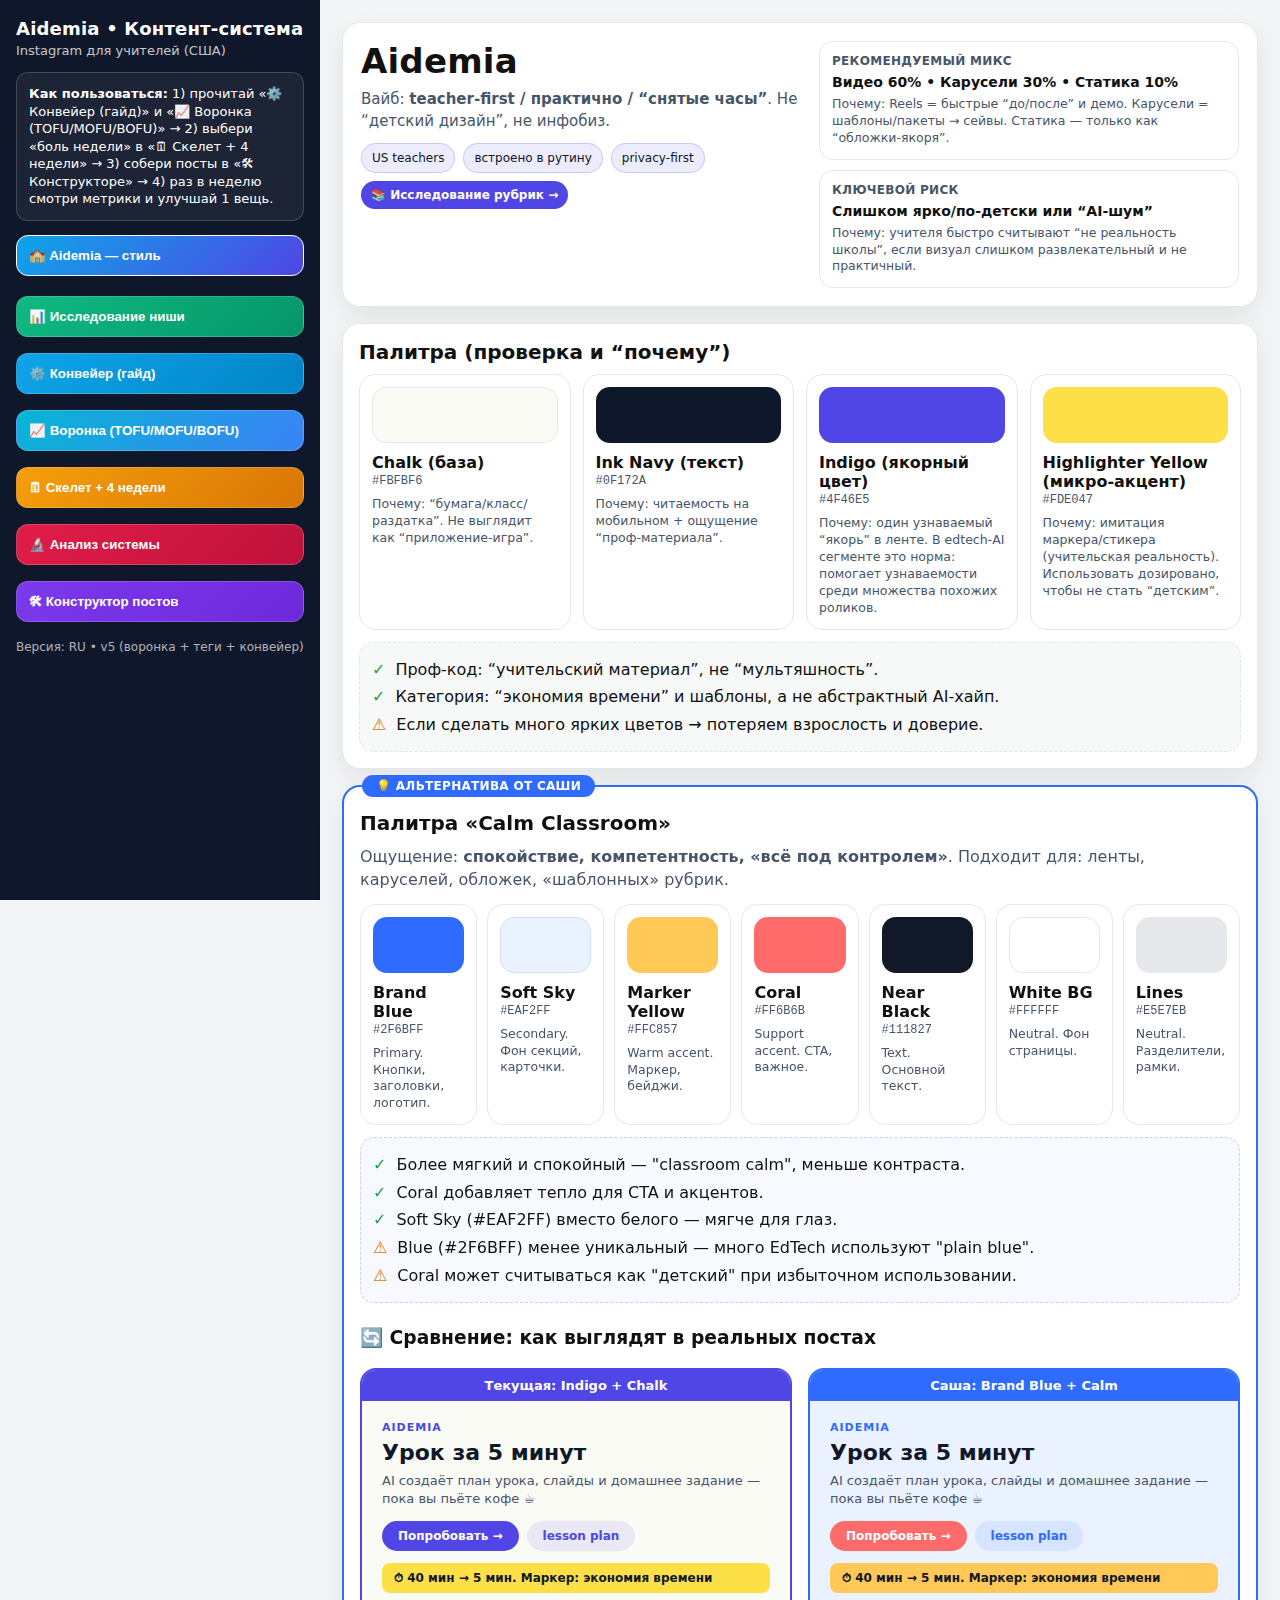
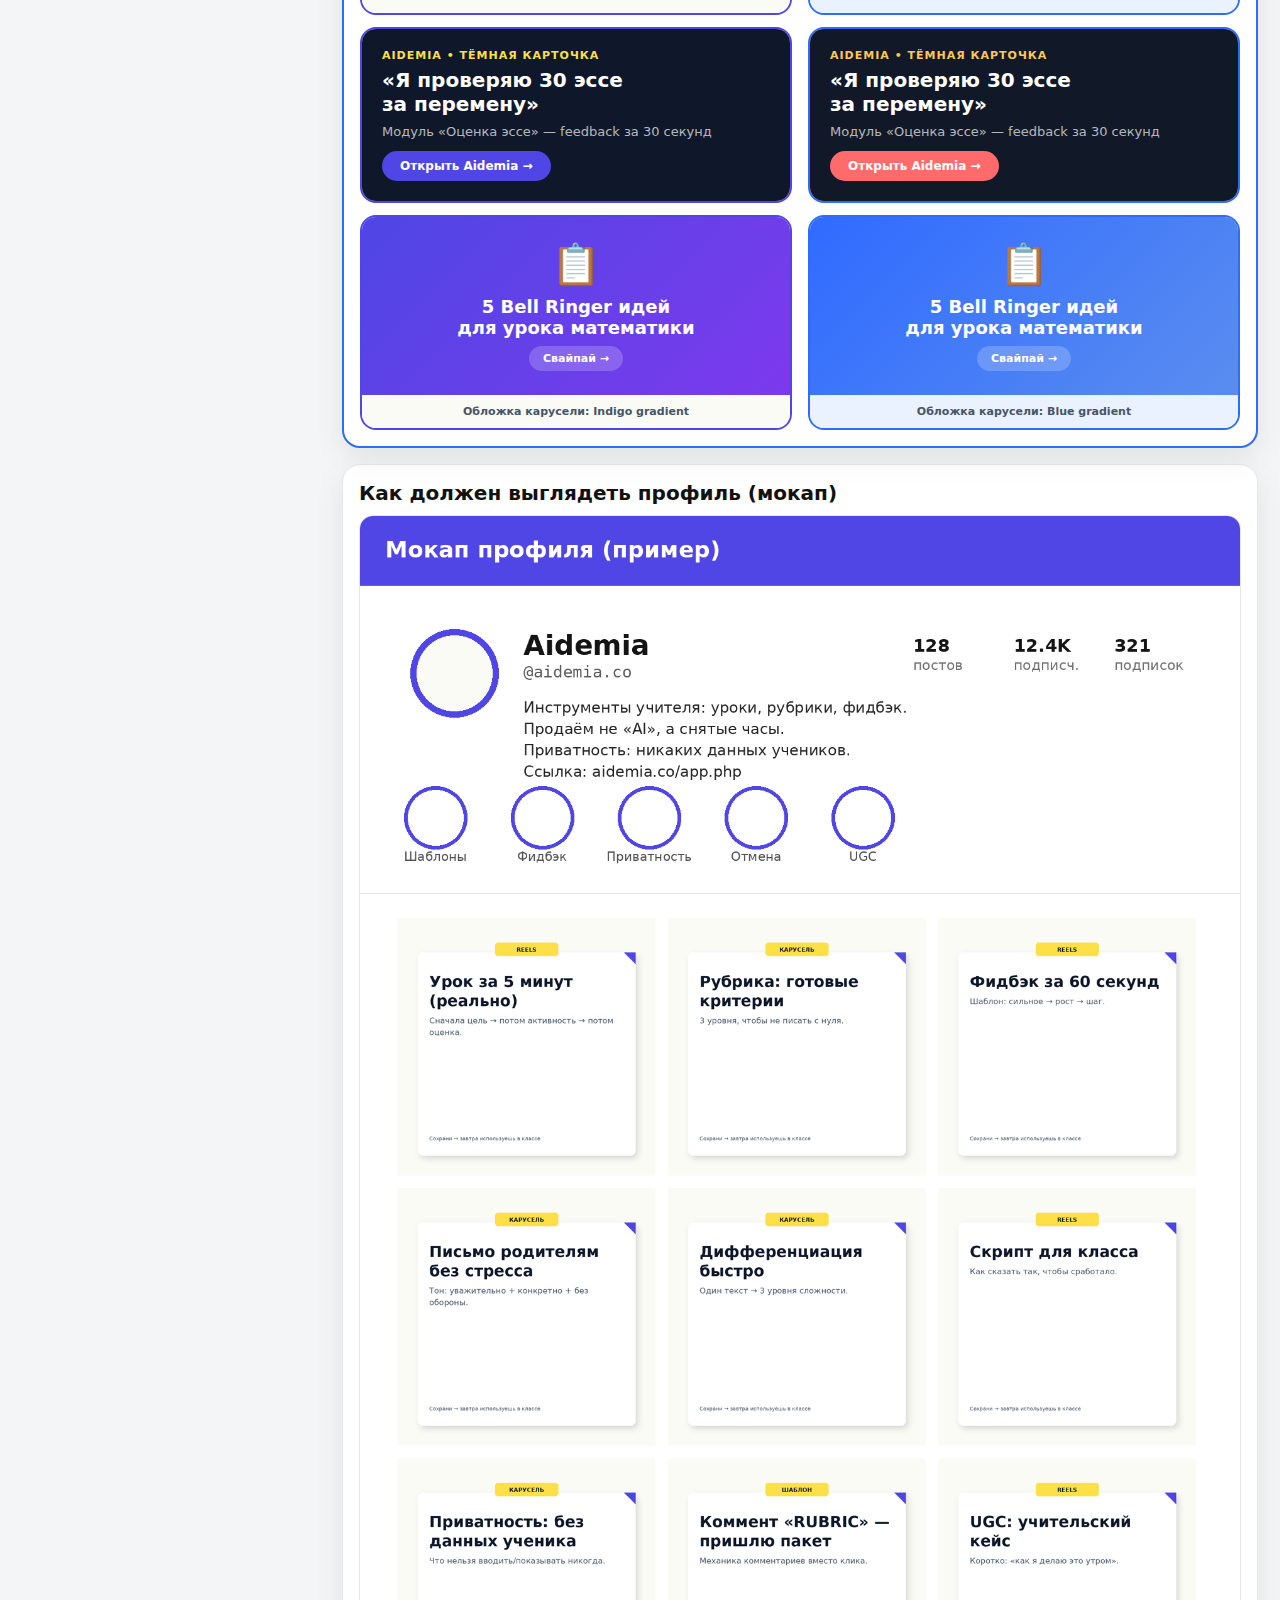
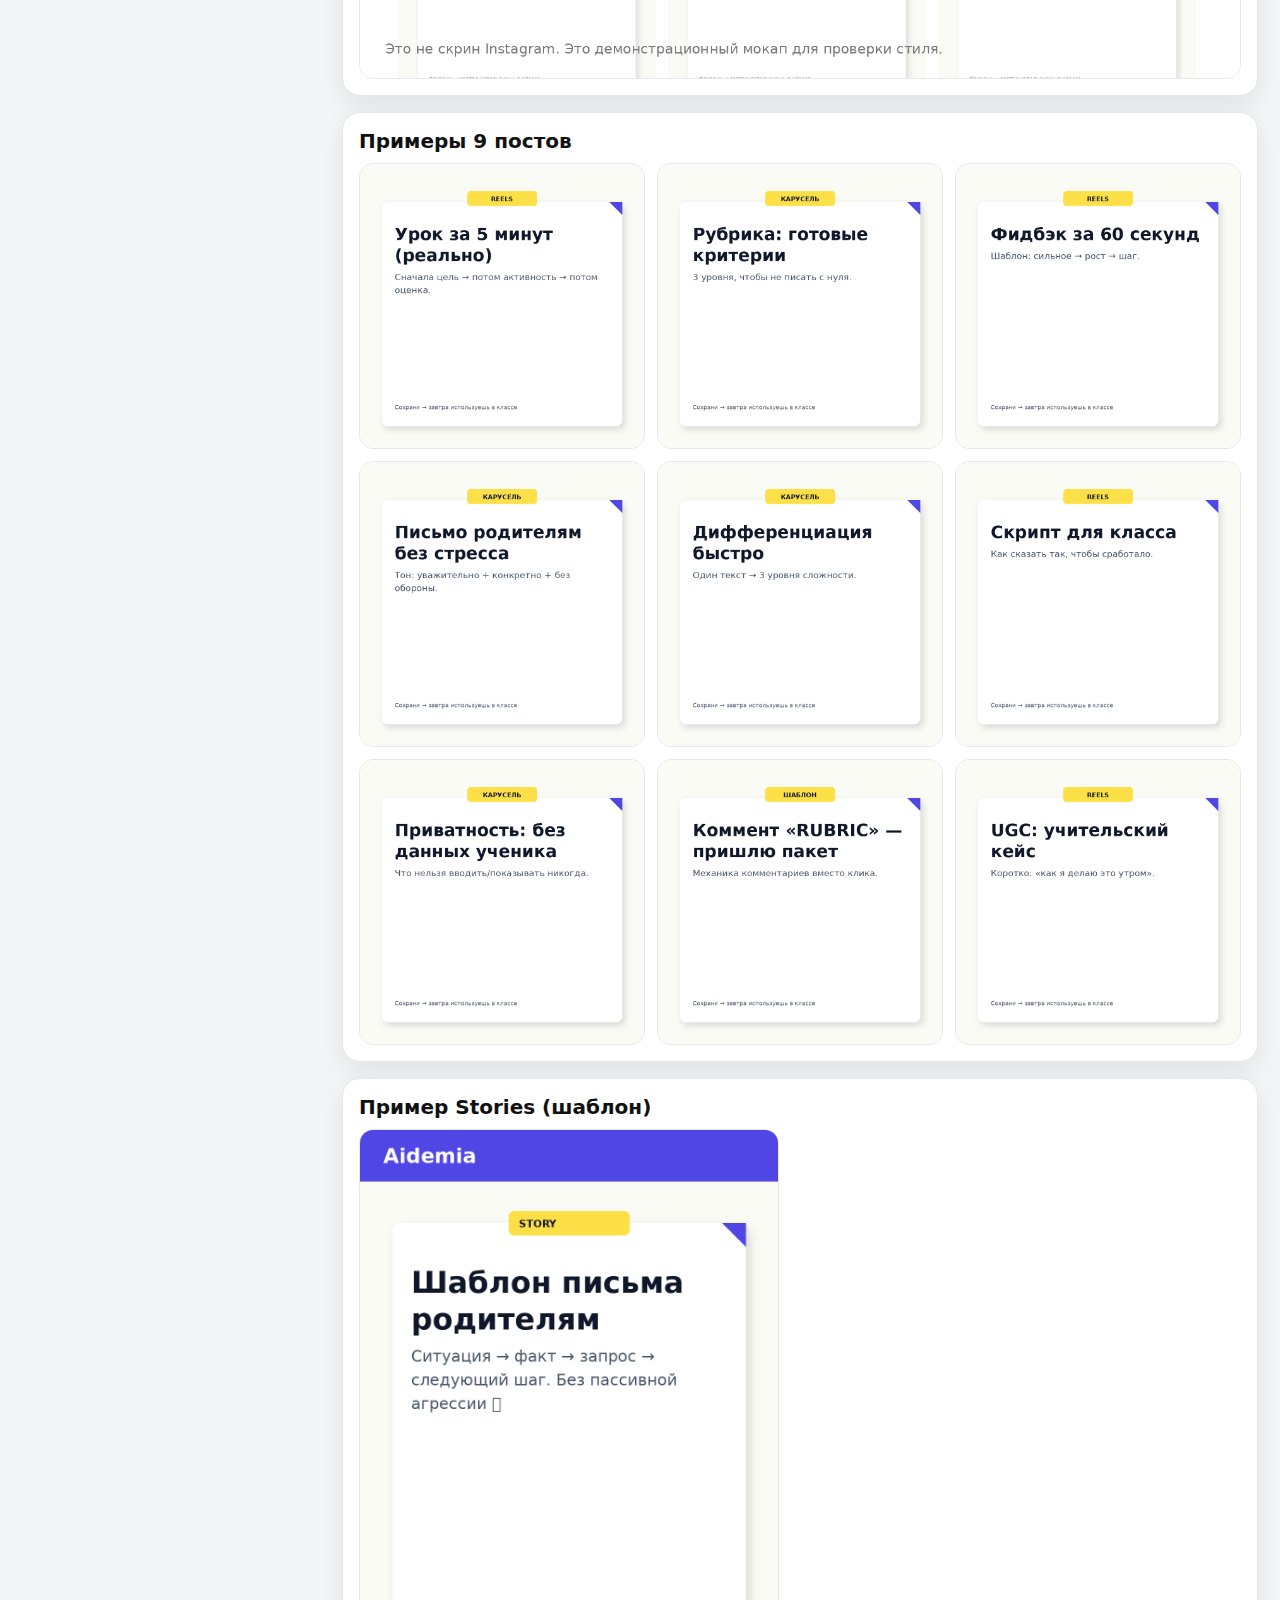
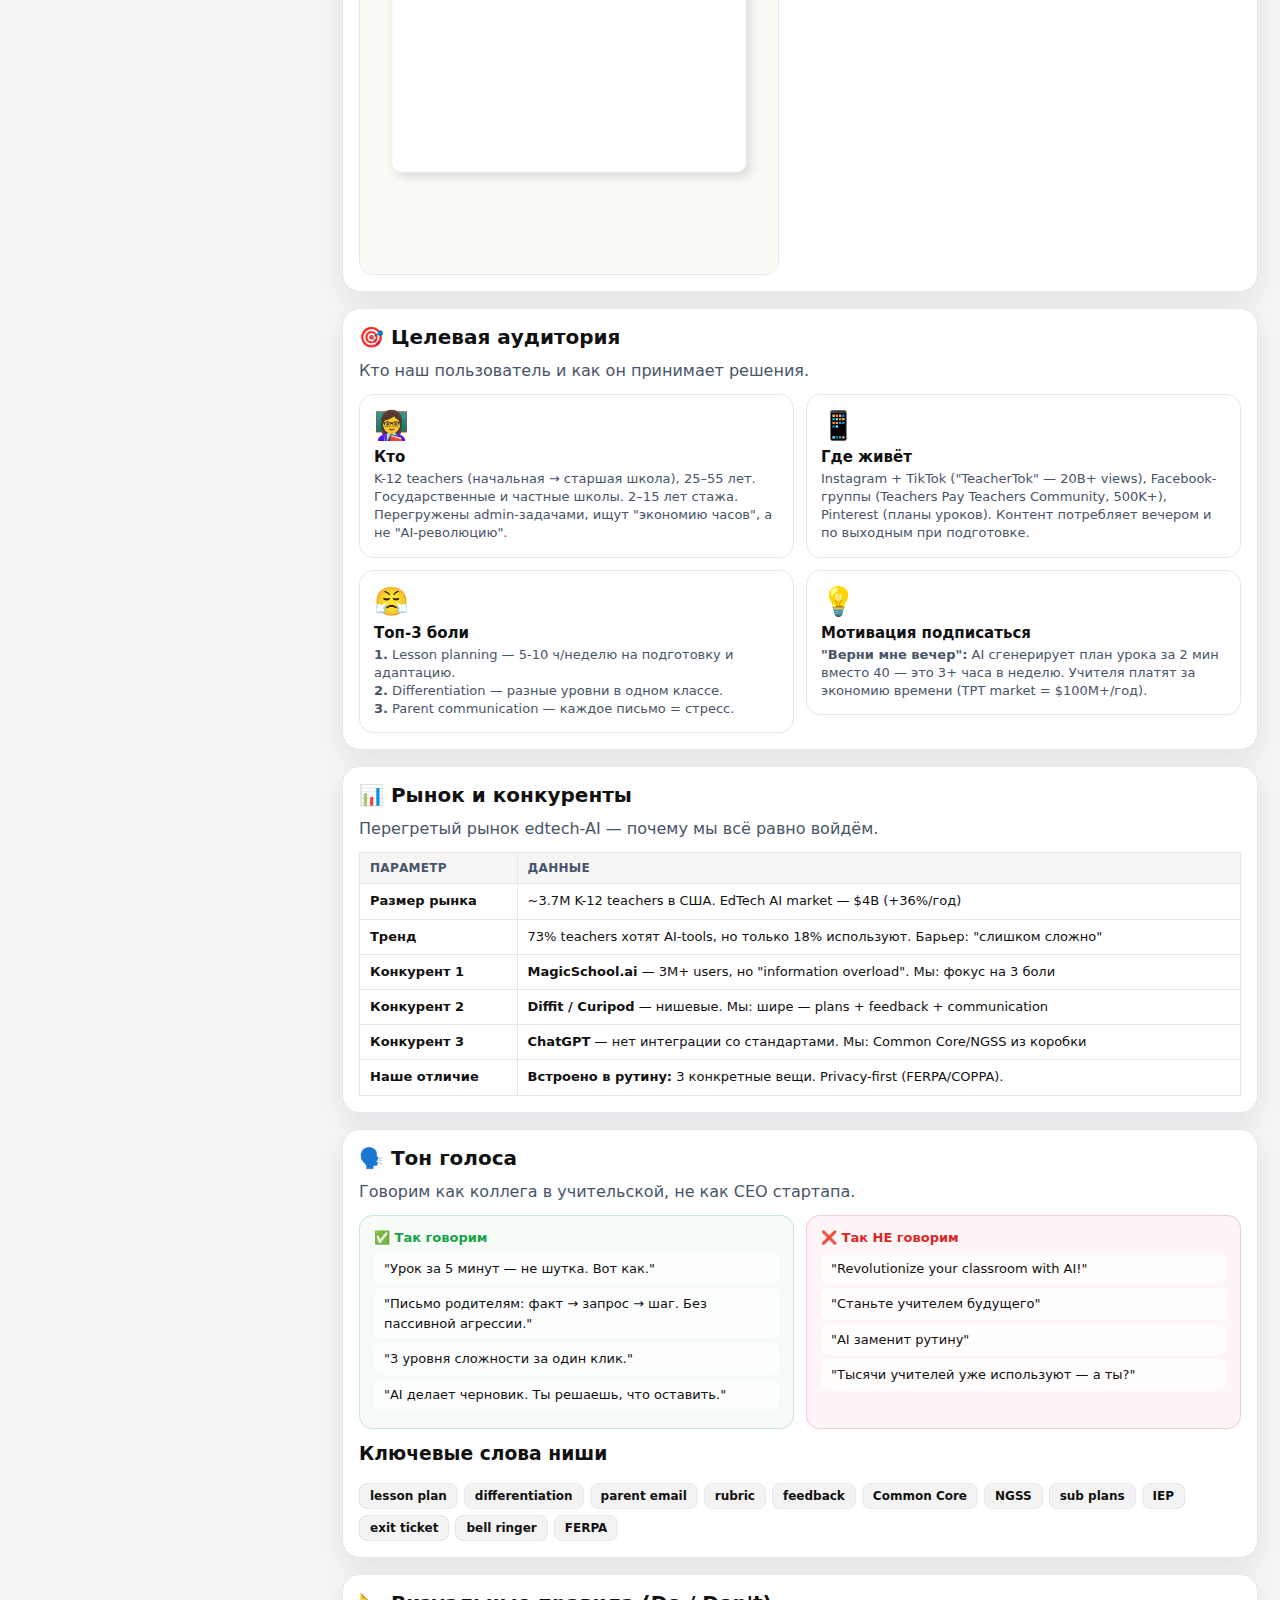
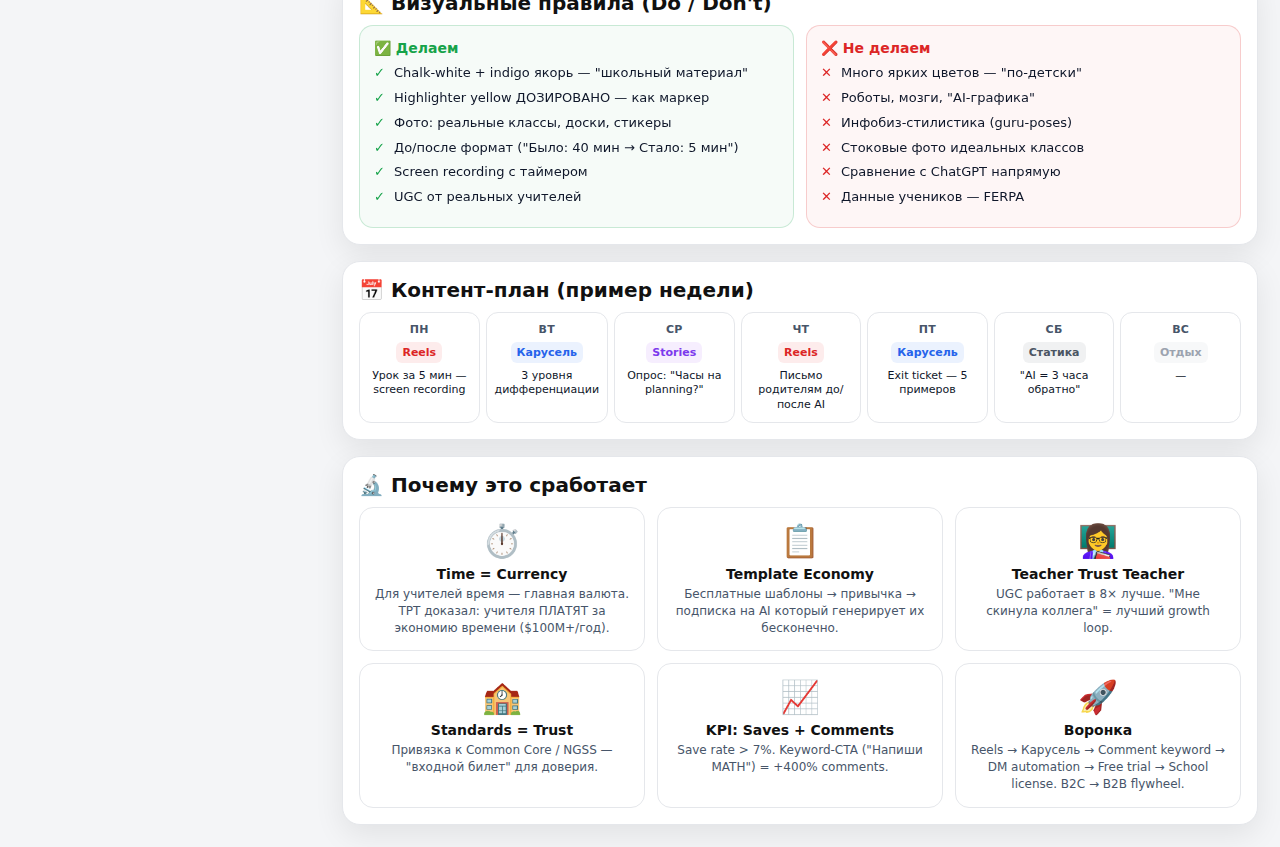
<file: index.html>
<!doctype html>
<html lang="ru">

<head>
  <meta charset="utf-8" />
  <meta name="viewport" content="width=device-width,initial-scale=1" />
  <title>Aidemia — Контент‑система Instagram</title>
  <link rel="stylesheet" href="assets/style.css" />
  <link rel="stylesheet" href="assets/post-examples.css" />
</head>

<body>
  <div class="app">
    <aside class="sidebar">
      <div class="brand">
        <div class="brand__title">Aidemia • Контент‑система</div>
        <div class="brand__subtitle">Instagram для учителей (США)</div>
      </div>

      <div class="note">
        <b>Как пользоваться:</b> 1) прочитай «⚙️ Конвейер (гайд)» и «📈 Воронка (TOFU/MOFU/BOFU)» → 2) выбери «боль недели» в «🗓 Скелет + 4 недели» →
        3) собери посты в «🛠 Конструкторе» → 4) раз в неделю смотри метрики и улучшай 1 вещь.
      </div>


      <nav class="nav">
        <button class="nav__btn is-active" data-target="aidemia"
          style="background:linear-gradient(135deg,#0EA5E9,#4F46E5);color:#fff;font-weight:900;">🏫 Aidemia —
          стиль</button>
        <button class="nav__btn" data-target="growth"
          style="background:linear-gradient(135deg,#10B981,#059669);color:#fff;margin-top:10px;font-weight:900;">📊
          Исследование ниши</button>
        <button class="nav__btn" data-target="process"
          style="background:linear-gradient(135deg,#0EA5E9,#0284C7);color:#fff;margin-top:6px;font-weight:900;">⚙️
          Конвейер (гайд)</button>
        <button class="nav__btn" data-target="funnel"
          style="background:linear-gradient(135deg,#06B6D4,#3B82F6);color:#fff;margin-top:6px;font-weight:900;">📈
          Воронка (TOFU/MOFU/BOFU)</button>
        <button class="nav__btn" data-target="production"
          style="background:linear-gradient(135deg,#F59E0B,#D97706);color:#fff;margin-top:6px;font-weight:900;">🗓
          Скелет + 4 недели</button>
        <button class="nav__btn" data-target="analysis"
          style="background:linear-gradient(135deg,#E11D48,#BE123C);color:#fff;margin-top:6px;font-weight:900;">🔬
          Анализ системы</button>
        <button class="nav__btn" data-target="constructor"
          style="background:linear-gradient(135deg,#7C3AED,#6D28D9);color:#fff;margin-top:6px;font-weight:900;">🛠
          Конструктор постов</button>
      </nav>


      <div class="sidebar__footer">
        <div class="small">Версия: RU • v5 (воронка + теги + конвейер)</div>
      </div>
    </aside>

    <main class="main">
      <section id="aidemia" class="product theme-aidemia is-active">
        <header class="hero">
          <div class="hero__top">
            <div>
              <h1>Aidemia</h1>
              <p class="lead">Вайб: <b>teacher‑first / практично / “снятые часы”</b>. Не “детский дизайн”, не инфобиз.
              </p>
              <div class="pill-row">
                <span class="pill">US teachers</span>
                <span class="pill">встроено в рутину</span>
                <span class="pill">privacy‑first</span>
                <a href="aidemia-research.html" class="pill"
                  style="background:#4f46e5;color:#fff;text-decoration:none;font-weight:700;border:none;">📚
                  Исследование рубрик →</a>
              </div>
            </div>
            <div class="hero__meta">
              <div class="meta-card">
                <div class="meta-card__k">Рекомендуемый микс</div>
                <div class="meta-card__v">Видео 60% • Карусели 30% • Статика 10%</div>
                <div class="meta-card__why">Почему: Reels = быстрые “до/после” и демо. Карусели = шаблоны/пакеты →
                  сейвы. Статика — только как “обложки‑якоря”.</div>
              </div>
              <div class="meta-card">
                <div class="meta-card__k">Ключевой риск</div>
                <div class="meta-card__v">Слишком ярко/по‑детски или “AI‑шум”</div>
                <div class="meta-card__why">Почему: учителя быстро считывают “не реальность школы”, если визуал слишком
                  развлекательный и не практичный.</div>
              </div>
            </div>
          </div>
        </header>

        <section class="block">
          <h2>Палитра (проверка и “почему”)</h2>
          <div class="swatches">
            <div class="swatch">
              <div class="swatch__chip" style="background:#FBFBF6;border:1px solid #E5E7EB"></div>
              <div class="swatch__name">Chalk (база)</div>
              <div class="swatch__hex">#FBFBF6</div>
              <div class="swatch__why">Почему: “бумага/класс/раздатка”. Не выглядит как “приложение‑игра”.</div>
            </div>
            <div class="swatch">
              <div class="swatch__chip" style="background:#0F172A"></div>
              <div class="swatch__name">Ink Navy (текст)</div>
              <div class="swatch__hex">#0F172A</div>
              <div class="swatch__why">Почему: читаемость на мобильном + ощущение “проф‑материала”.</div>
            </div>
            <div class="swatch">
              <div class="swatch__chip" style="background:#4F46E5"></div>
              <div class="swatch__name">Indigo (якорный цвет)</div>
              <div class="swatch__hex">#4F46E5</div>
              <div class="swatch__why">Почему: один узнаваемый “якорь” в ленте. В edtech‑AI сегменте это норма: помогает
                узнаваемости среди множества похожих роликов.</div>
            </div>
            <div class="swatch">
              <div class="swatch__chip" style="background:#FDE047"></div>
              <div class="swatch__name">Highlighter Yellow (микро‑акцент)</div>
              <div class="swatch__hex">#FDE047</div>
              <div class="swatch__why">Почему: имитация маркера/стикера (учительская реальность). Использовать
                дозировано, чтобы не стать “детским”.</div>
            </div>
          </div>

          <div class="check">
            <div class="check__row"><span class="check__ok">✓</span> Проф‑код: “учительский материал”, не
              “мультяшность”.</div>
            <div class="check__row"><span class="check__ok">✓</span> Категория: “экономия времени” и шаблоны, а не
              абстрактный AI‑хайп.</div>
            <div class="check__row"><span class="check__warn">⚠</span> Если сделать много ярких цветов → потеряем
              взрослость и доверие.</div>
          </div>
        </section>

        <!-- ========== SASHA'S ALTERNATIVE PALETTE ========== -->
        <section class="block" style="border:2px solid #2F6BFF; position:relative;">
          <div
            style="position:absolute;top:-12px;left:18px;background:#2F6BFF;color:#fff;padding:4px 14px;border-radius:999px;font-size:12px;font-weight:800;letter-spacing:.3px;">
            💡 АЛЬТЕРНАТИВА ОТ САШИ</div>
          <h2 style="margin-top:8px;">Палитра «Calm Classroom»</h2>
          <p class="muted">Ощущение: <b>спокойствие, компетентность, «всё под контролем»</b>. Подходит для: ленты,
            каруселей, обложек, «шаблонных» рубрик.</p>

          <div style="display:grid;grid-template-columns:repeat(7,1fr);gap:10px;">
            <div class="swatch">
              <div class="swatch__chip" style="background:#2F6BFF"></div>
              <div class="swatch__name">Brand Blue</div>
              <div class="swatch__hex">#2F6BFF</div>
              <div class="swatch__why">Primary. Кнопки, заголовки, логотип.</div>
            </div>
            <div class="swatch">
              <div class="swatch__chip" style="background:#EAF2FF;border:1px solid #d0dff5"></div>
              <div class="swatch__name">Soft Sky</div>
              <div class="swatch__hex">#EAF2FF</div>
              <div class="swatch__why">Secondary. Фон секций, карточки.</div>
            </div>
            <div class="swatch">
              <div class="swatch__chip" style="background:#FFC857"></div>
              <div class="swatch__name">Marker Yellow</div>
              <div class="swatch__hex">#FFC857</div>
              <div class="swatch__why">Warm accent. Маркер, бейджи.</div>
            </div>
            <div class="swatch">
              <div class="swatch__chip" style="background:#FF6B6B"></div>
              <div class="swatch__name">Coral</div>
              <div class="swatch__hex">#FF6B6B</div>
              <div class="swatch__why">Support accent. CTA, важное.</div>
            </div>
            <div class="swatch">
              <div class="swatch__chip" style="background:#111827"></div>
              <div class="swatch__name">Near Black</div>
              <div class="swatch__hex">#111827</div>
              <div class="swatch__why">Text. Основной текст.</div>
            </div>
            <div class="swatch">
              <div class="swatch__chip" style="background:#FFFFFF;border:1px solid #E5E7EB"></div>
              <div class="swatch__name">White BG</div>
              <div class="swatch__hex">#FFFFFF</div>
              <div class="swatch__why">Neutral. Фон страницы.</div>
            </div>
            <div class="swatch">
              <div class="swatch__chip" style="background:#E5E7EB"></div>
              <div class="swatch__name">Lines</div>
              <div class="swatch__hex">#E5E7EB</div>
              <div class="swatch__why">Neutral. Разделители, рамки.</div>
            </div>
          </div>

          <div class="check" style="border-color:#2F6BFF44;background:rgba(47,107,255,.04);">
            <div class="check__row"><span class="check__ok">✓</span> Более мягкий и спокойный — "classroom calm", меньше
              контраста.</div>
            <div class="check__row"><span class="check__ok">✓</span> Coral добавляет тепло для CTA и акцентов.</div>
            <div class="check__row"><span class="check__ok">✓</span> Soft Sky (#EAF2FF) вместо белого — мягче для глаз.
            </div>
            <div class="check__row"><span class="check__warn">⚠</span> Blue (#2F6BFF) менее уникальный — много EdTech
              используют "plain blue".</div>
            <div class="check__row"><span class="check__warn">⚠</span> Coral может считываться как "детский" при
              избыточном использовании.</div>
          </div>

          <!-- ===== VISUAL COMPARISON ===== -->
          <h3 style="margin-top:24px;">🔄 Сравнение: как выглядят в реальных постах</h3>

          <!-- Row 1: Light cards -->
          <div style="display:grid;grid-template-columns:1fr 1fr;gap:16px;margin-top:12px;">
            <div style="border:2px solid #4F46E5;border-radius:16px;overflow:hidden;">
              <div
                style="background:#4F46E5;color:#fff;padding:8px 14px;font-weight:800;font-size:13px;text-align:center;">
                Текущая: Indigo + Chalk</div>
              <div style="background:#FBFBF6;padding:20px;">
                <div style="font-size:11px;font-weight:700;color:#4F46E5;letter-spacing:1px;margin-bottom:6px;">AIDEMIA
                </div>
                <div style="font-weight:800;font-size:22px;color:#0F172A;line-height:1.2;">Урок за 5 минут</div>
                <div style="font-size:13px;color:#475569;margin-top:6px;line-height:1.4;">AI создаёт план урока, слайды
                  и домашнее задание — пока вы пьёте кофе ☕</div>
                <div style="margin-top:12px;display:flex;gap:8px;">
                  <span
                    style="background:#4F46E5;color:#fff;padding:8px 16px;border-radius:999px;font-size:12px;font-weight:700;">Попробовать
                    →</span>
                  <span
                    style="background:rgba(79,70,229,.1);color:#4F46E5;padding:8px 16px;border-radius:999px;font-size:12px;font-weight:700;">lesson
                    plan</span>
                </div>
                <div
                  style="margin-top:12px;background:#FDE047;border-radius:8px;padding:8px 12px;font-size:12px;font-weight:700;color:#0F172A;">
                  ⏱ 40 мин → 5 мин. Маркер: экономия времени</div>
              </div>
            </div>
            <div style="border:2px solid #2F6BFF;border-radius:16px;overflow:hidden;">
              <div
                style="background:#2F6BFF;color:#fff;padding:8px 14px;font-weight:800;font-size:13px;text-align:center;">
                Саша: Brand Blue + Calm</div>
              <div style="background:#EAF2FF;padding:20px;">
                <div style="font-size:11px;font-weight:700;color:#2F6BFF;letter-spacing:1px;margin-bottom:6px;">AIDEMIA
                </div>
                <div style="font-weight:800;font-size:22px;color:#111827;line-height:1.2;">Урок за 5 минут</div>
                <div style="font-size:13px;color:#475569;margin-top:6px;line-height:1.4;">AI создаёт план урока, слайды
                  и домашнее задание — пока вы пьёте кофе ☕</div>
                <div style="margin-top:12px;display:flex;gap:8px;">
                  <span
                    style="background:#FF6B6B;color:#fff;padding:8px 16px;border-radius:999px;font-size:12px;font-weight:700;">Попробовать
                    →</span>
                  <span
                    style="background:rgba(47,107,255,.1);color:#2F6BFF;padding:8px 16px;border-radius:999px;font-size:12px;font-weight:700;">lesson
                    plan</span>
                </div>
                <div
                  style="margin-top:12px;background:#FFC857;border-radius:8px;padding:8px 12px;font-size:12px;font-weight:700;color:#111827;">
                  ⏱ 40 мин → 5 мин. Маркер: экономия времени</div>
              </div>
            </div>
          </div>

          <!-- Row 2: Dark cards -->
          <div style="display:grid;grid-template-columns:1fr 1fr;gap:16px;margin-top:12px;">
            <div style="border:2px solid #4F46E5;border-radius:16px;overflow:hidden;">
              <div style="background:#0F172A;padding:20px;">
                <div style="font-size:11px;font-weight:700;color:#FDE047;letter-spacing:1px;margin-bottom:6px;">AIDEMIA
                  • ТЁМНАЯ КАРТОЧКА</div>
                <div style="font-weight:800;font-size:20px;color:#fff;line-height:1.2;">«Я проверяю 30 эссе<br>за
                  перемену»</div>
                <div style="font-size:13px;color:rgba(255,255,255,.7);margin-top:8px;">Модуль «Оценка эссе» — feedback
                  за 30 секунд</div>
                <div
                  style="margin-top:12px;display:inline-block;background:#4F46E5;color:#fff;padding:8px 18px;border-radius:999px;font-size:12px;font-weight:700;">
                  Открыть Aidemia →</div>
              </div>
            </div>
            <div style="border:2px solid #2F6BFF;border-radius:16px;overflow:hidden;">
              <div style="background:#111827;padding:20px;">
                <div style="font-size:11px;font-weight:700;color:#FFC857;letter-spacing:1px;margin-bottom:6px;">AIDEMIA
                  • ТЁМНАЯ КАРТОЧКА</div>
                <div style="font-weight:800;font-size:20px;color:#fff;line-height:1.2;">«Я проверяю 30 эссе<br>за
                  перемену»</div>
                <div style="font-size:13px;color:rgba(255,255,255,.7);margin-top:8px;">Модуль «Оценка эссе» — feedback
                  за 30 секунд</div>
                <div
                  style="margin-top:12px;display:inline-block;background:#FF6B6B;color:#fff;padding:8px 18px;border-radius:999px;font-size:12px;font-weight:700;">
                  Открыть Aidemia →</div>
              </div>
            </div>
          </div>

          <!-- Row 3: Carousel covers -->
          <div style="display:grid;grid-template-columns:1fr 1fr;gap:16px;margin-top:12px;">
            <div style="border:2px solid #4F46E5;border-radius:16px;overflow:hidden;">
              <div style="background:linear-gradient(135deg,#4F46E5,#7C3AED);padding:24px 20px;text-align:center;">
                <div style="font-size:40px;margin-bottom:8px;">📋</div>
                <div style="font-weight:800;font-size:18px;color:#fff;">5 Bell Ringer идей<br>для урока математики</div>
                <div
                  style="margin-top:8px;display:inline-block;background:rgba(255,255,255,.2);color:#fff;padding:6px 14px;border-radius:999px;font-size:11px;font-weight:700;">
                  Свайпай →</div>
              </div>
              <div style="background:#FBFBF6;padding:10px;text-align:center;">
                <div style="font-size:11px;color:#475569;font-weight:600;">Обложка карусели: Indigo gradient</div>
              </div>
            </div>
            <div style="border:2px solid #2F6BFF;border-radius:16px;overflow:hidden;">
              <div style="background:linear-gradient(135deg,#2F6BFF,#5B8DEF);padding:24px 20px;text-align:center;">
                <div style="font-size:40px;margin-bottom:8px;">📋</div>
                <div style="font-weight:800;font-size:18px;color:#fff;">5 Bell Ringer идей<br>для урока математики</div>
                <div
                  style="margin-top:8px;display:inline-block;background:rgba(255,255,255,.2);color:#fff;padding:6px 14px;border-radius:999px;font-size:11px;font-weight:700;">
                  Свайпай →</div>
              </div>
              <div style="background:#EAF2FF;padding:10px;text-align:center;">
                <div style="font-size:11px;color:#475569;font-weight:600;">Обложка карусели: Blue gradient</div>
              </div>
            </div>
          </div>

        </section>

        <section class="block">
          <h2>Как должен выглядеть профиль (мокап)</h2>
          <img class="mock" src="assets/img/aidemia_profile_mock.png" alt="Aidemia мокап профиля" />
        </section>

        <section class="block">
          <h2>Примеры 9 постов</h2>
          <div class="grid">
            <img class="tile" src="assets/img/aidemia_tile_01.png" alt="tile"
              data-caption="Урок за 5 минут. Почему: продаём время, не AI." />
            <img class="tile" src="assets/img/aidemia_tile_02.png" alt="tile"
              data-caption="Рубрика. Почему: шаблон = сейв и повторное использование." />
            <img class="tile" src="assets/img/aidemia_tile_03.png" alt="tile"
              data-caption="Фидбэк. Почему: частая боль и понятная выгода." />
            <img class="tile" src="assets/img/aidemia_tile_04.png" alt="tile"
              data-caption="Письмо родителям. Почему: снижает стресс и конфликт." />
            <img class="tile" src="assets/img/aidemia_tile_05.png" alt="tile"
              data-caption="Дифференциация. Почему: учителя часто ищут быстрые уровни." />
            <img class="tile" src="assets/img/aidemia_tile_06.png" alt="tile"
              data-caption="Скрипт класса. Почему: практично, не требует подготовки." />
            <img class="tile" src="assets/img/aidemia_tile_07.png" alt="tile"
              data-caption="Приватность. Почему: доверие школ = privacy-first." />
            <img class="tile" src="assets/img/aidemia_tile_08.png" alt="tile"
              data-caption="Коммент-ключевое слово. Почему: растит комментарии и выдачу." />
            <img class="tile" src="assets/img/aidemia_tile_09.png" alt="tile"
              data-caption="UGC кейс. Почему: учителя верят учителям." />
          </div>
        </section>

        <section class="block">
          <h2>Пример Stories (шаблон)</h2>
          <img class="story" src="assets/img/aidemia_story.png" alt="Aidemia story template" />
        </section>

        <section class="block">
          <h2>🎯 Целевая аудитория</h2>
          <p class="muted">Кто наш пользователь и как он принимает решения.</p>
          <div class="audience-grid">
            <div class="audience-card">
              <div class="audience-card__icon">👩‍🏫</div>
              <div class="audience-card__title">Кто</div>
              <div class="audience-card__text">K-12 teachers (начальная → старшая школа), 25–55 лет. Государственные и
                частные школы. 2–15 лет стажа. Перегружены admin-задачами, ищут "экономию часов", а не "AI-революцию".
              </div>
            </div>
            <div class="audience-card">
              <div class="audience-card__icon">📱</div>
              <div class="audience-card__title">Где живёт</div>
              <div class="audience-card__text">Instagram + TikTok ("TeacherTok" — 20B+ views), Facebook-группы (Teachers
                Pay Teachers Community, 500K+), Pinterest (планы уроков). Контент потребляет вечером и по выходным при
                подготовке.</div>
            </div>
            <div class="audience-card">
              <div class="audience-card__icon">😤</div>
              <div class="audience-card__title">Топ-3 боли</div>
              <div class="audience-card__text"><b>1.</b> Lesson planning — 5-10 ч/неделю на подготовку и
                адаптацию.<br /><b>2.</b> Differentiation — разные уровни в одном классе.<br /><b>3.</b> Parent
                communication — каждое письмо = стресс.</div>
            </div>
            <div class="audience-card">
              <div class="audience-card__icon">💡</div>
              <div class="audience-card__title">Мотивация подписаться</div>
              <div class="audience-card__text"><b>"Верни мне вечер":</b> AI сгенерирует план урока за 2 мин вместо 40 —
                это 3+ часа в неделю. Учителя платят за экономию времени (TPT market = $100M+/год).</div>
            </div>
          </div>
        </section>

        <section class="block">
          <h2>📊 Рынок и конкуренты</h2>
          <p class="muted">Перегретый рынок edtech-AI — почему мы всё равно войдём.</p>
          <table class="info-table">
            <tr>
              <th>Параметр</th>
              <th>Данные</th>
            </tr>
            <tr>
              <td><b>Размер рынка</b></td>
              <td>~3.7M K-12 teachers в США. EdTech AI market — $4B (+36%/год)</td>
            </tr>
            <tr>
              <td><b>Тренд</b></td>
              <td>73% teachers хотят AI-tools, но только 18% используют. Барьер: "слишком сложно"</td>
            </tr>
            <tr>
              <td><b>Конкурент 1</b></td>
              <td><b>MagicSchool.ai</b> — 3M+ users, но "information overload". Мы: фокус на 3 боли</td>
            </tr>
            <tr>
              <td><b>Конкурент 2</b></td>
              <td><b>Diffit / Curipod</b> — нишевые. Мы: шире — plans + feedback + communication</td>
            </tr>
            <tr>
              <td><b>Конкурент 3</b></td>
              <td><b>ChatGPT</b> — нет интеграции со стандартами. Мы: Common Core/NGSS из коробки</td>
            </tr>
            <tr>
              <td><b>Наше отличие</b></td>
              <td><b>Встроено в рутину:</b> 3 конкретные вещи. Privacy-first (FERPA/COPPA).</td>
            </tr>
          </table>
        </section>

        <section class="block">
          <h2>🗣️ Тон голоса</h2>
          <p class="muted">Говорим как коллега в учительской, не как CEO стартапа.</p>
          <div class="tone-examples">
            <div class="tone-yes">
              <div class="tone-label">✅ Так говорим</div>
              <div class="tone-phrase">"Урок за 5 минут — не шутка. Вот как."</div>
              <div class="tone-phrase">"Письмо родителям: факт → запрос → шаг. Без пассивной агрессии."</div>
              <div class="tone-phrase">"3 уровня сложности за один клик."</div>
              <div class="tone-phrase">"AI делает черновик. Ты решаешь, что оставить."</div>
            </div>
            <div class="tone-no">
              <div class="tone-label">❌ Так НЕ говорим</div>
              <div class="tone-phrase">"Revolutionize your classroom with AI!"</div>
              <div class="tone-phrase">"Станьте учителем будущего"</div>
              <div class="tone-phrase">"AI заменит рутину"</div>
              <div class="tone-phrase">"Тысячи учителей уже используют — а ты?"</div>
            </div>
          </div>
          <h3 style="margin-top:14px;">Ключевые слова ниши</h3>
          <div class="keywords">
            <span class="keyword">lesson plan</span><span class="keyword">differentiation</span><span
              class="keyword">parent email</span><span class="keyword">rubric</span><span
              class="keyword">feedback</span><span class="keyword">Common Core</span><span
              class="keyword">NGSS</span><span class="keyword">sub plans</span><span class="keyword">IEP</span><span
              class="keyword">exit ticket</span><span class="keyword">bell ringer</span><span
              class="keyword">FERPA</span>
          </div>
        </section>

        <section class="block">
          <h2>📐 Визуальные правила (Do / Don't)</h2>
          <div class="dodont">
            <div class="do-card">
              <div class="do-card__head">✅ Делаем</div>
              <div class="dodont-item">Chalk-white + indigo якорь — "школьный материал"</div>
              <div class="dodont-item">Highlighter yellow ДОЗИРОВАНО — как маркер</div>
              <div class="dodont-item">Фото: реальные классы, доски, стикеры</div>
              <div class="dodont-item">До/после формат ("Было: 40 мин → Стало: 5 мин")</div>
              <div class="dodont-item">Screen recording с таймером</div>
              <div class="dodont-item">UGC от реальных учителей</div>
            </div>
            <div class="dont-card">
              <div class="dont-card__head">❌ Не делаем</div>
              <div class="dodont-item">Много ярких цветов — "по-детски"</div>
              <div class="dodont-item">Роботы, мозги, "AI-графика"</div>
              <div class="dodont-item">Инфобиз-стилистика (guru-poses)</div>
              <div class="dodont-item">Стоковые фото идеальных классов</div>
              <div class="dodont-item">Сравнение с ChatGPT напрямую</div>
              <div class="dodont-item">Данные учеников — FERPA</div>
            </div>
          </div>
        </section>

        <section class="block">
          <h2>📅 Контент-план (пример недели)</h2>
          <div class="cal-grid">
            <div class="cal-day">
              <div class="cal-day__name">Пн</div>
              <div class="cal-day__type cal-day__type--video">Reels</div>
              <div class="cal-day__topic">Урок за 5 мин — screen recording</div>
            </div>
            <div class="cal-day">
              <div class="cal-day__name">Вт</div>
              <div class="cal-day__type cal-day__type--carousel">Карусель</div>
              <div class="cal-day__topic">3 уровня дифференциации</div>
            </div>
            <div class="cal-day">
              <div class="cal-day__name">Ср</div>
              <div class="cal-day__type cal-day__type--story">Stories</div>
              <div class="cal-day__topic">Опрос: "Часы на planning?"</div>
            </div>
            <div class="cal-day">
              <div class="cal-day__name">Чт</div>
              <div class="cal-day__type cal-day__type--video">Reels</div>
              <div class="cal-day__topic">Письмо родителям до/после AI</div>
            </div>
            <div class="cal-day">
              <div class="cal-day__name">Пт</div>
              <div class="cal-day__type cal-day__type--carousel">Карусель</div>
              <div class="cal-day__topic">Exit ticket — 5 примеров</div>
            </div>
            <div class="cal-day">
              <div class="cal-day__name">Сб</div>
              <div class="cal-day__type cal-day__type--static">Статика</div>
              <div class="cal-day__topic">"AI = 3 часа обратно"</div>
            </div>
            <div class="cal-day">
              <div class="cal-day__name">Вс</div>
              <div class="cal-day__type cal-day__type--rest">Отдых</div>
              <div class="cal-day__topic">—</div>
            </div>
          </div>
        </section>

        <section class="block">
          <h2>🔬 Почему это сработает</h2>
          <div class="evidence-grid">
            <div class="evidence-card">
              <div class="evidence-card__icon">⏱️</div>
              <div class="evidence-card__title">Time = Currency</div>
              <div class="evidence-card__text">Для учителей время — главная валюта. TPT доказал: учителя ПЛАТЯТ за
                экономию времени ($100M+/год).</div>
            </div>
            <div class="evidence-card">
              <div class="evidence-card__icon">📋</div>
              <div class="evidence-card__title">Template Economy</div>
              <div class="evidence-card__text">Бесплатные шаблоны → привычка → подписка на AI который генерирует их
                бесконечно.</div>
            </div>
            <div class="evidence-card">
              <div class="evidence-card__icon">👩‍🏫</div>
              <div class="evidence-card__title">Teacher Trust Teacher</div>
              <div class="evidence-card__text">UGC работает в 8× лучше. "Мне скинула коллега" = лучший growth loop.
              </div>
            </div>
            <div class="evidence-card">
              <div class="evidence-card__icon">🏫</div>
              <div class="evidence-card__title">Standards = Trust</div>
              <div class="evidence-card__text">Привязка к Common Core / NGSS — "входной билет" для доверия.</div>
            </div>
            <div class="evidence-card">
              <div class="evidence-card__icon">📈</div>
              <div class="evidence-card__title">KPI: Saves + Comments</div>
              <div class="evidence-card__text">Save rate > 7%. Keyword-CTA ("Напиши MATH") = +400% comments.</div>
            </div>
            <div class="evidence-card">
              <div class="evidence-card__icon">🚀</div>
              <div class="evidence-card__title">Воронка</div>
              <div class="evidence-card__text">Reels → Карусель → Comment keyword → DM automation → Free trial → School
                license. B2C → B2B flywheel.</div>
            </div>
          </div>
        </section>
      </section>

      <!-- ==================== GROWTH RESEARCH ==================== -->
      <section id="growth" class="product theme-aidemia">
        <header class="hero">
          <div class="hero__top">
            <div>
              <h1>📊 Исследование роста Aidemia</h1>
              <p class="lead">Глубокий анализ ниши <b>"AI tools for teachers"</b> — конкуренты, контент-стратегии,
                воронки и рекомендации</p>
              <div class="pill-row">
                <span class="pill" style="background:#10B981;color:#fff;">K-12 USA</span>
                <span class="pill" style="background:#10B981;color:#fff;">44+ teachers</span>
                <span class="pill" style="background:#10B981;color:#fff;">7 постов/нед</span>
                <span class="pill" style="background:#10B981;color:#fff;">доверие → триал</span>
              </div>
            </div>
            <div class="hero__meta">
              <div class="meta-card">
                <div class="meta-card__k">ЦА</div>
                <div class="meta-card__v">Учителя K-12 США, 44+</div>
                <div class="meta-card__why">Высокая нагрузка, ценят практичность, ясность, Facebook + Instagram.</div>
              </div>
              <div class="meta-card">
                <div class="meta-card__k">Цель</div>
                <div class="meta-card__v">Доверие → Сохранения → Клики → Триал</div>
                <div class="meta-card__why">Рост доверия через saves/comments. Воронка: Reels → Carousel → DM → Trial
                </div>
              </div>
            </div>
          </div>
        </header>

        <!-- ====== A) MARKET MAP ====== -->
        <section class="block">
          <h2>A) Market Map: ландшафт конкурентов</h2>
          <p class="muted">15+ аккаунтов/брендов в нише "AI для учителей" и смежных teacher-нишах. Ранжировано по
            релевантности для Aidemia.</p>

          <h3>🤖 AI-инструменты для учителей (прямые конкуренты)</h3>

          <div style="display:grid;grid-template-columns:1fr 1fr;gap:14px;">
            <div class="meta-card">
              <div class="meta-card__k">1. MagicSchool AI</div>
              <div class="meta-card__v">IG: @magicschoolai • TikTok: @magicschoolai</div>
              <div class="meta-card__why"><b>Лидер сегмента.</b> 80+ инструментов. Стратегия: grassroots-adoption
                (учитель → школа). Контент: tutorials + учительские testimonials. CTA: "80/20 rule" (AI делает 80%,
                учитель дорабатывает 20%). Тон: дружелюбный, профессиональный. Social media manager — сам
                TikTok-инфлюенсер. <b>Паттерн:</b> показывают экран продукта + голос учителя → высокий trust.</div>
            </div>
            <div class="meta-card">
              <div class="meta-card__k">2. Brisk Teaching</div>
              <div class="meta-card__v">IG • FB • LinkedIn • X</div>
              <div class="meta-card__why"><b>Chrome extension модель.</b> Интеграция с Google Docs/Slides. Фокус:
                AI-грейдинг ("Glows & Grows", targeted feedback). Контент: screen recordings внутри Google Docs. CTA:
                "Save 5+ hours/week". <b>Паттерн:</b> показывают workflow прямо в привычной среде учителя → низкий
                барьер входа.</div>
            </div>
            <div class="meta-card">
              <div class="meta-card__k">3. Eduaide.ai</div>
              <div class="meta-card__v">IG: @eduaide.ai</div>
              <div class="meta-card__why"><b>Широкий набор K-12 инструментов.</b> Graphic organizers, games, lesson
                plans. Контент: "до/после" визуализации материалов. Тон: спокойный, образовательный. <b>Паттерн:</b>
                делают акцент на variety инструментов, не на одном фиче.</div>
            </div>
            <div class="meta-card">
              <div class="meta-card__k">4. Diffit</div>
              <div class="meta-card__v">Упоминается через teacher creators</div>
              <div class="meta-card__why"><b>Дифференциация текстов.</b> Адаптация reading level, генерация вопросов.
                Контент распространяется через community — teacher creators показывают Diffit в своих видео.
                <b>Паттерн:</b> product-led growth через UGC учителей.
              </div>
            </div>
            <div class="meta-card">
              <div class="meta-card__k">5. Curipod</div>
              <div class="meta-card__v">IG: @curipod • YouTube</div>
              <div class="meta-card__why"><b>Интерактивные уроки с AI-фидбэком.</b> Real-time engagement monitoring.
                Контент: примеры interactive lessons + student reactions. <b>Паттерн:</b> показывают "вау-эффект" от
                студентов в классе.</div>
            </div>
            <div class="meta-card">
              <div class="meta-card__k">6. Khanmigo (Khan Academy)</div>
              <div class="meta-card__v">YouTube • IG • LinkedIn</div>
              <div class="meta-card__why"><b>Бренд-доверие Khan Academy.</b> AI-тьютор + помощник учителя. Бесплатно для
                учителей. Контент: длинные explainer-видео + short demos. <b>Паттерн:</b> trust через известный бренд +
                "AI не даёт ответы, а направляет".</div>
            </div>
            <div class="meta-card">
              <div class="meta-card__k">7. SchoolAI</div>
              <div class="meta-card__v">LinkedIn • IG</div>
              <div class="meta-card__why"><b>"Spaces" — кастомные AI-чатботы</b> для classroom. Forbes top AI tool 2024.
                Фокус на privacy. Контент: case studies + teacher testimonials. <b>Паттерн:</b> "учитель контролирует
                AI" → снимает страх.</div>
            </div>
            <div class="meta-card">
              <div class="meta-card__k">8. Twee</div>
              <div class="meta-card__v">Нишевой (language teachers)</div>
              <div class="meta-card__why"><b>AI для уроков языков.</b> CEFR-aligned. Узкая ниша = лояльная аудитория.
                Контент: language learning exercises + practical examples. <b>Паттерн:</b> сверх-нишевой = высокий
                engagement.</div>
            </div>
            <div class="meta-card">
              <div class="meta-card__k">9. TeacherMatic</div>
              <div class="meta-card__v">IG • LinkedIn</div>
              <div class="meta-card__why"><b>100+ генераторов.</b> UK-ориентированный, но растёт в US. Контент: короткие
                demos отдельных инструментов. <b>Паттерн:</b> "toolkit" approach — показывают ширину функционала.</div>
            </div>
            <div class="meta-card">
              <div class="meta-card__k">10. Quizizz / Wayground</div>
              <div class="meta-card__v">IG • TikTok • YouTube</div>
              <div class="meta-card__why"><b>Геймификация + AI-генерация вопросов.</b> Ребренд в Wayground. Контент:
                gamified lessons + student competition moments. <b>Паттерн:</b> "fun classroom" визуал → высокий
                share-ability.</div>
            </div>
          </div>

          <h3 style="margin-top:24px;">📚 Смежные teacher-ниши (высокая органика)</h3>

          <div style="display:grid;grid-template-columns:1fr 1fr;gap:14px;">
            <div class="meta-card">
              <div class="meta-card__k">11. Teachers Pay Teachers (TPT sellers)</div>
              <div class="meta-card__v">IG • Pinterest • FB Groups</div>
              <div class="meta-card__why"><b>Огромная экосистема шаблонов.</b> Top sellers: content buckets (tips,
                humor, behind-scenes, personal). Стратегия: "shareable content" > "salesy content". Визуал: продукт "in
                action" (в классе). Hashtags: #teacherspayteachers #iteachtoo #teachergram. <b>Урок для Aidemia:</b>
                показывать результат, не интерфейс.</div>
            </div>
            <div class="meta-card">
              <div class="meta-card__k">12. Canva Education</div>
              <div class="meta-card__v">IG • YouTube • Pinterest</div>
              <div class="meta-card__why"><b>70M пользователей в образовании.</b> 1.5B дизайнов. Бесплатно для K-12.
                Контент: teacher-created templates + design tutorials. <b>Урок для Aidemia:</b> template-first approach
                — давать готовые шаблоны, которые учитель кастомизирует.</div>
            </div>
            <div class="meta-card">
              <div class="meta-card__k">13. Classroom management creators</div>
              <div class="meta-card__v">IG • TikTok • YouTube</div>
              <div class="meta-card__why"><b>Огромный engagement.</b> Темы: behavior systems, seating charts, morning
                routines. Формат: "day in the life" + classroom tours. <b>Урок для Aidemia:</b> real classroom setting =
                trust. Маркеры, стикеры, whiteboard = visual authenticity.</div>
            </div>
            <div class="meta-card">
              <div class="meta-card__k">14. Bell Ringers / Exit Tickets creators</div>
              <div class="meta-card__v">IG carousels • TPT • Pinterest</div>
              <div class="meta-card__why"><b>Самые "saveable" форматы.</b> "5 Bell Ringers for Math" карусели → тысячи
                saves. Exit tickets: "3-2-1" format, drawing prompts. <b>Урок для Aidemia:</b> карусели с готовыми
                идеями = saves machine.</div>
            </div>
            <div class="meta-card">
              <div class="meta-card__k">15. ELL / Differentiation specialists</div>
              <div class="meta-card__v">IG • TPT • YouTube</div>
              <div class="meta-card__why"><b>Нишевая, но очень лояльная аудитория.</b> Scaffold templates, visual
                supports, reading level adaptations. <b>Урок для Aidemia:</b> дифференциация — pain point учителей. AI
                решает это идеально.</div>
            </div>
          </div>
        </section>

        <!-- ====== B) TOP CONTENT THEMES ====== -->
        <section class="block">
          <h2>B) Top 10 контент-тем в нише (ранжировано по engagement)</h2>
          <p class="muted">Основано на анализе конкурентов, teaching communities, и трендов 2024-2025.</p>

          <div style="display:grid;gap:10px;">
            <div class="meta-card" style="border-left:4px solid #10B981;">
              <div class="meta-card__k">🥇 1. "До / После AI" (Before & After)</div>
              <div class="meta-card__why"><b>Формат:</b> Split-screen или swipe reveal. <b>Пример:</b> "Lesson plan: 45
                min manually → 3 min with Aidemia". Показать реальный экран создания. <b>Почему работает:</b> конкретная
                трансформация → saves + shares. MagicSchool использует это 3× в неделю.</div>
            </div>
            <div class="meta-card" style="border-left:4px solid #10B981;">
              <div class="meta-card__k">🥈 2. "Шпаргалка / Чеклист" (Cheat Sheet)</div>
              <div class="meta-card__why"><b>Формат:</b> Карусель 7-10 слайдов. <b>Пример:</b> "5 AI Prompts to Grade
                Essays Faster", "7 Bell Ringer Ideas for Monday". <b>Почему работает:</b> actionable value → saves.
                Аудитория 44+ особенно любит — меньше хайпа, больше конкретики.</div>
            </div>
            <div class="meta-card" style="border-left:4px solid #10B981;">
              <div class="meta-card__k">🥉 3. "Вот как это делается" (Screen recording tutorial)</div>
              <div class="meta-card__why"><b>Формат:</b> Reel 30-60 сек, screen recording + voiceover. <b>Пример:</b>
                Открываем Aidemia → вводим тему → получаем quiz за 20 секунд. <b>Почему работает:</b> instant proof of
                value. Brisk Teaching строит весь контент на этом.</div>
            </div>
            <div class="meta-card" style="border-left:4px solid #059669;">
              <div class="meta-card__k">4. "Voiceover с маркером" (Whiteboard walkthrough)</div>
              <div class="meta-card__why"><b>Формат:</b> Reel: рука с маркером пишет на доске / выделяет текст + голос
                объясняет. <b>Пример:</b> "How I plan a whole week in 15 minutes". <b>Почему работает:</b> teacher-coded
                визуал → доверие. Classroom management creators так набирают 500K+ views.</div>
            </div>
            <div class="meta-card" style="border-left:4px solid #059669;">
              <div class="meta-card__k">5. "Учительский лайфхак" (Teacher hack)</div>
              <div class="meta-card__why"><b>Формат:</b> Reel 15-30 сек, быстрый совет. <b>Пример:</b> "Stop copying
                rubrics from Google. Do THIS instead." <b>Почему работает:</b> pattern interrupt + конкретный совет =
                comments + tags.</div>
            </div>
            <div class="meta-card" style="border-left:4px solid #059669;">
              <div class="meta-card__k">6. "Готовый шаблон" (Template drop)</div>
              <div class="meta-card__why"><b>Формат:</b> Статика или карусель с визуалом шаблона. <b>Пример:</b> "Free
                bell ringer template — comment BELL and I'll DM you". <b>Почему работает:</b> keyword CTA → DM
                automation → email capture. TPT sellers используют это для growth.</div>
            </div>
            <div class="meta-card" style="border-left:4px solid #059669;">
              <div class="meta-card__k">7. "Вопрос учителю" (Engagement bait)</div>
              <div class="meta-card__why"><b>Формат:</b> Статика с вопросом. <b>Пример:</b> "How many essays can YOU
                grade during lunch? 🍎" <b>Почему работает:</b> relatable → comments → algorithm boost. Лучше работает
                для teachers 44+ (они охотнее комментируют, чем Gen Z).</div>
            </div>
            <div class="meta-card" style="border-left:4px solid #059669;">
              <div class="meta-card__k">8. "AI vs Human" (Сравнение)</div>
              <div class="meta-card__why"><b>Формат:</b> Карусель: AI feedback vs teacher feedback side by side.
                <b>Пример:</b> "Can AI grade as well as you? See for yourself". <b>Почему работает:</b> контроверсия →
                shares + saves. Снимает страх "AI заменит меня".
              </div>
            </div>
            <div class="meta-card" style="border-left:4px solid #059669;">
              <div class="meta-card__k">9. "My setup / My workflow"</div>
              <div class="meta-card__why"><b>Формат:</b> Reel: показать рабочий стол, планирование, открытые вкладки.
                <b>Пример:</b> "My Sunday planning routine using AI". <b>Почему работает:</b> aspirational + relatable.
                Classroom management creators делают это с 1M+ views.
              </div>
            </div>
            <div class="meta-card" style="border-left:4px solid #059669;">
              <div class="meta-card__k">10. "Сезонный / Актуальный" (Seasonal hook)</div>
              <div class="meta-card__why"><b>Формат:</b> Любой. <b>Пример:</b> "Back to school prep with AI",
                "End-of-year report cards in 10 min", "State testing prep kit". <b>Почему работает:</b> timely =
                relevant. Сезонные хуки = spike в saves/регистрациях.</div>
            </div>
          </div>
        </section>

        <!-- ====== B2) POST EXAMPLES ====== -->
        <section class="block">
          <h2>B2) Примеры постов и каруселей для каждой темы</h2>
          <p class="muted">Конкретные мокапы Instagram-постов: для каждой из 10 тем — пример Reel/видео и
            карусели/статики со всеми элементами.</p>

          <div class="post-examples-grid">
            <!-- THEME 1: До / После AI -->
            <div class="theme-example">
              <div class="theme-example__header">
                <div class="theme-example__num" style="background:#10B981;">1</div>
                <div class="theme-example__title">🥇 «До / После AI» — Before & After</div>
              </div>
              <div class="theme-example__body">
                <div class="ig-post">
                  <div class="ig-post__label"><span>📹</span> Reel / Видео пост</div>
                  <div class="ig-post__frame">
                    <div class="ig-post__top">
                      <div class="ig-post__avatar">A</div>
                      <div class="ig-post__username">aidemia.co</div>
                    </div>
                    <div class="ig-post__visual">
                      <div class="reel-mock" style="max-height:none;aspect-ratio:1;border-radius:0;">
                        <div class="reel-mock__overlay" style="background:linear-gradient(135deg,#1e1b4b,#312e81);">
                        </div>
                        <div class="reel-mock__timer">⏱ 0:30</div>
                        <div class="reel-mock__content">
                          <div class="reel-mock__title">Lesson plan: 45 min manually →<br>3 min with Aidemia</div>
                          <div class="reel-mock__desc">Screen recording: открываем → вводим тему → готовый план</div>
                        </div>
                        <div style="position:absolute;top:50%;left:50%;transform:translate(-50%,-70%);z-index:2;">
                          <div class="vis-before-after" style="width:200px;border-radius:10px;overflow:hidden;">
                            <div class="vis-half vis-half--before">
                              <div class="vis-half__icon">😩</div>
                              <div class="vis-half__time" style="color:#991b1b;">45 мин</div>
                              <div class="vis-half__label" style="color:#b91c1c;">Вручную</div>
                            </div>
                            <div class="vis-half vis-half--after">
                              <div class="vis-half__icon">✨</div>
                              <div class="vis-half__time" style="color:#065f46;">3 мин</div>
                              <div class="vis-half__label" style="color:#047857;">С Aidemia</div>
                            </div>
                          </div>
                        </div>
                      </div>
                    </div>
                    <div class="ig-post__bottom">
                      <div class="ig-post__actions">❤️ 💬 ↗️ 🔖</div>
                      <div class="ig-post__likes">2,847 likes</div>
                      <div class="ig-post__caption"><b>aidemia.co</b> Teachers, stop spending your Sunday on lesson
                        plans.
                        45 min → 3 min. Same quality. Save this for your next planning session 📌 #teacherhack
                        #aiforteachers</div>
                    </div>
                  </div>
                </div>
                <div class="ig-post">
                  <div class="ig-post__label"><span>📋</span> Карусель</div>
                  <div class="ig-post__frame">
                    <div class="ig-post__top">
                      <div class="ig-post__avatar">A</div>
                      <div class="ig-post__username">aidemia.co</div>
                    </div>
                    <div class="ig-post__visual">
                      <div class="carousel-mock">
                        <div class="carousel-mock__slides">
                          <div class="carousel-mock__slide"
                            style="background:linear-gradient(135deg,#4f46e5,#6366f1);color:#fff;">
                            <div class="carousel-mock__badge">1/5</div>
                            <div class="vis-gradient__emoji">⏱→✨</div>
                            <div class="vis-gradient__text" style="color:#fff;">7 задач, которые AI<br>делает <span
                                class="vis-highlight" style="color:#1e1b4b;">за вас</span></div>
                            <div class="vis-gradient__sub" style="color:rgba(255,255,255,.8);">Листайте →</div>
                          </div>
                          <div class="carousel-mock__slide" style="background:#f8fafc;color:#0f172a;">
                            <div class="carousel-mock__badge">2/5</div>
                            <div style="font-size:28px;margin-bottom:6px;">📝</div>
                            <div style="font-weight:800;font-size:15px;margin-bottom:4px;">1. Lesson Plans</div>
                            <div style="font-size:12px;color:#475569;">45 мин → 3 мин<br>Aidemia генерирует план по
                              стандартам Common Core</div>
                          </div>
                          <div class="carousel-mock__slide" style="background:#f8fafc;color:#0f172a;">
                            <div class="carousel-mock__badge">3/5</div>
                            <div style="font-size:28px;margin-bottom:6px;">✏️</div>
                            <div style="font-weight:800;font-size:15px;margin-bottom:4px;">2. Grading Essays</div>
                            <div style="font-size:12px;color:#475569;">4 часа → 20 мин<br>AI даёт черновик фидбэка,
                              вы корректируете</div>
                          </div>
                        </div>
                        <div class="carousel-mock__dots">
                          <div class="carousel-mock__dot active"></div>
                          <div class="carousel-mock__dot"></div>
                          <div class="carousel-mock__dot"></div>
                          <div class="carousel-mock__dot"></div>
                          <div class="carousel-mock__dot"></div>
                        </div>
                      </div>
                    </div>
                    <div class="ig-post__bottom">
                      <div class="ig-post__actions">❤️ 💬 ↗️ 🔖</div>
                      <div class="ig-post__likes">1,923 saves</div>
                      <div class="ig-post__caption"><b>aidemia.co</b> Save this for later 📌 7 tasks AI handles = 9
                        hours
                        back per week. Which one would save YOU the most time? Comment below 👇</div>
                    </div>
                  </div>
                </div>
              </div>
            </div>

            <!-- THEME 2: Шпаргалка / Чеклист -->
            <div class="theme-example">
              <div class="theme-example__header">
                <div class="theme-example__num" style="background:#10B981;">2</div>
                <div class="theme-example__title">🥈 «Шпаргалка / Чеклист» — Cheat Sheet</div>
              </div>
              <div class="theme-example__body">
                <div class="ig-post">
                  <div class="ig-post__label"><span>📋</span> Карусель</div>
                  <div class="ig-post__frame">
                    <div class="ig-post__top">
                      <div class="ig-post__avatar">A</div>
                      <div class="ig-post__username">aidemia.co</div>
                    </div>
                    <div class="ig-post__visual">
                      <div class="carousel-mock">
                        <div class="carousel-mock__slides">
                          <div class="carousel-mock__slide"
                            style="background:linear-gradient(135deg,#1e1b4b,#312e81);color:#fff;">
                            <div class="carousel-mock__badge">1/8</div>
                            <div class="vis-gradient__emoji">📝</div>
                            <div class="vis-gradient__text" style="color:#fff;">5 AI Prompts to<br><span
                                class="vis-highlight" style="color:#1e1b4b;">Grade Essays Faster</span></div>
                            <div class="vis-gradient__sub" style="color:rgba(255,255,255,.8);">Сохрани — пригодится
                              📌</div>
                          </div>
                          <div class="carousel-mock__slide" style="background:#fffbeb;color:#0f172a;">
                            <div class="carousel-mock__badge">2/8</div>
                            <div style="text-align:left;width:100%;padding:0 8px;">
                              <div style="font-weight:800;font-size:13px;color:#4f46e5;margin-bottom:8px;">Промпт
                                #1</div>
                              <div
                                style="background:#fff;border-radius:8px;padding:10px;font-size:11px;border:1px solid #e2e8f0;font-family:monospace;text-align:left;line-height:1.4;">
                                "Grade this 8th grade essay on [topic]. Give 3 strengths, 2 areas for
                                improvement, and a rubric score out of 4."</div>
                              <div style="font-size:10px;color:#059669;margin-top:6px;font-weight:600;">💡
                                Экономит: ~3 мин/эссе</div>
                            </div>
                          </div>
                        </div>
                        <div class="carousel-mock__dots">
                          <div class="carousel-mock__dot active"></div>
                          <div class="carousel-mock__dot"></div>
                          <div class="carousel-mock__dot"></div>
                          <div class="carousel-mock__dot"></div>
                          <div class="carousel-mock__dot"></div>
                          <div class="carousel-mock__dot"></div>
                          <div class="carousel-mock__dot"></div>
                          <div class="carousel-mock__dot"></div>
                        </div>
                      </div>
                    </div>
                    <div class="ig-post__bottom">
                      <div class="ig-post__actions">❤️ 💬 ↗️ 🔖</div>
                      <div class="ig-post__likes">3,124 saves</div>
                      <div class="ig-post__caption"><b>aidemia.co</b> These 5 prompts changed my grading game 🎯 Comment
                        PROMPTS and I'll DM you the full list 📩 #teachertips #aigrading</div>
                    </div>
                  </div>
                </div>
                <div class="ig-post">
                  <div class="ig-post__label"><span>🖼</span> Статика</div>
                  <div class="ig-post__frame">
                    <div class="ig-post__top">
                      <div class="ig-post__avatar">A</div>
                      <div class="ig-post__username">aidemia.co</div>
                    </div>
                    <div class="ig-post__visual">
                      <div class="vis-static" style="background:linear-gradient(180deg,#f8fafc,#eef2ff);">
                        <div style="font-size:36px;">📋</div>
                        <div style="font-weight:800;font-size:15px;color:#1e1b4b;line-height:1.3;">7 Bell Ringer
                          Ideas<br>for <span class="vis-highlight">Monday Morning</span></div>
                        <div style="text-align:left;width:90%;font-size:11px;color:#334155;line-height:1.8;">
                          ✅ «Напиши 3 факта о…»<br>
                          ✅ «Найди ошибку в предложении»<br>
                          ✅ «Реши задачу за 2 минуты»<br>
                          ✅ «Нарисуй что помнишь»<br>
                          ✅ ещё 3 идеи внутри…
                        </div>
                        <div style="font-size:10px;color:#6366f1;font-weight:700;margin-top:4px;">@aidemia.co</div>
                      </div>
                    </div>
                    <div class="ig-post__bottom">
                      <div class="ig-post__actions">❤️ 💬 ↗️ 🔖</div>
                      <div class="ig-post__likes">1,456 saves</div>
                      <div class="ig-post__caption"><b>aidemia.co</b> Monday morning sorted ✅ Which one are you trying
                        first? #bellringer #teachergram</div>
                    </div>
                  </div>
                </div>
              </div>
            </div>

            <!-- THEME 3: Screen Recording Tutorial -->
            <div class="theme-example">
              <div class="theme-example__header">
                <div class="theme-example__num" style="background:#10B981;">3</div>
                <div class="theme-example__title">🥉 «Вот как это делается» — Screen Recording Tutorial</div>
              </div>
              <div class="theme-example__body">
                <div class="ig-post">
                  <div class="ig-post__label"><span>📹</span> Reel (Screen Recording)</div>
                  <div class="ig-post__frame">
                    <div class="ig-post__top">
                      <div class="ig-post__avatar">A</div>
                      <div class="ig-post__username">aidemia.co</div>
                    </div>
                    <div class="ig-post__visual">
                      <div class="reel-mock" style="max-height:none;aspect-ratio:1;border-radius:0;">
                        <div class="reel-mock__overlay"
                          style="background:linear-gradient(180deg,#0f172a 0%,#1e293b 50%,#0f172a 100%);"></div>
                        <div class="reel-mock__timer">⏱ 0:20</div>
                        <div
                          style="position:absolute;top:50%;left:50%;transform:translate(-50%,-60%);z-index:2;width:80%;background:#1e293b;border-radius:8px;border:1px solid #334155;padding:12px;">
                          <div style="display:flex;gap:4px;margin-bottom:8px;">
                            <div style="width:6px;height:6px;border-radius:50%;background:#ef4444;"></div>
                            <div style="width:6px;height:6px;border-radius:50%;background:#f59e0b;"></div>
                            <div style="width:6px;height:6px;border-radius:50%;background:#22c55e;"></div>
                          </div>
                          <div
                            style="background:#0f172a;border-radius:4px;padding:8px;font-size:9px;color:#94a3b8;font-family:monospace;">
                            <div style="color:#22c55e;margin-bottom:2px;">✓ Quiz generated!</div>
                            <div>Тема: <span style="color:#60a5fa;">Photosynthesis</span></div>
                            <div>10 questions • Grade 7</div>
                            <div>Standards: NGSS MS-LS1-6</div>
                          </div>
                        </div>
                        <div class="reel-mock__content">
                          <div class="reel-mock__title">Quiz за 20 секунд ⚡</div>
                          <div class="reel-mock__desc">Открываем → тема → 10 вопросов по NGSS</div>
                        </div>
                      </div>
                    </div>
                    <div class="ig-post__bottom">
                      <div class="ig-post__actions">❤️ 💬 ↗️ 🔖</div>
                      <div class="ig-post__likes">4,210 views</div>
                      <div class="ig-post__caption"><b>aidemia.co</b> 20 seconds. That's it. Quiz aligned to NGSS
                        standards. Try it free — link in bio ↗️ #teacherlife #aiquiz</div>
                    </div>
                  </div>
                </div>
                <div class="ig-post">
                  <div class="ig-post__label"><span>📋</span> Карусель (пошаговый туториал)</div>
                  <div class="ig-post__frame">
                    <div class="ig-post__top">
                      <div class="ig-post__avatar">A</div>
                      <div class="ig-post__username">aidemia.co</div>
                    </div>
                    <div class="ig-post__visual">
                      <div class="carousel-mock">
                        <div class="carousel-mock__slides">
                          <div class="carousel-mock__slide"
                            style="background:linear-gradient(135deg,#059669,#10B981);color:#fff;">
                            <div class="carousel-mock__badge">1/6</div>
                            <div class="vis-gradient__emoji">🖥️</div>
                            <div class="vis-gradient__text" style="color:#fff;">Как создать quiz<br>за <span
                                class="vis-highlight" style="color:#065f46;">20 секунд</span></div>
                            <div class="vis-gradient__sub" style="color:rgba(255,255,255,.8);">Пошаговый гайд →
                            </div>
                          </div>
                          <div class="carousel-mock__slide" style="background:#f0fdf4;color:#0f172a;">
                            <div class="carousel-mock__badge">2/6</div>
                            <div style="font-weight:800;font-size:13px;color:#059669;margin-bottom:6px;">Шаг 1</div>
                            <div style="font-size:22px;margin-bottom:4px;">🔗</div>
                            <div style="font-size:12px;color:#334155;">Заходим на aidemia.co<br>и выбираем «Quiz
                              Generator»</div>
                          </div>
                        </div>
                        <div class="carousel-mock__dots">
                          <div class="carousel-mock__dot active"></div>
                          <div class="carousel-mock__dot"></div>
                          <div class="carousel-mock__dot"></div>
                          <div class="carousel-mock__dot"></div>
                          <div class="carousel-mock__dot"></div>
                          <div class="carousel-mock__dot"></div>
                        </div>
                      </div>
                    </div>
                    <div class="ig-post__bottom">
                      <div class="ig-post__actions">❤️ 💬 ↗️ 🔖</div>
                      <div class="ig-post__likes">2,087 saves</div>
                      <div class="ig-post__caption"><b>aidemia.co</b> Step by step. No tech skills needed. Save for
                        later
                        📌 #edtech #teachertutorial</div>
                    </div>
                  </div>
                </div>
              </div>
            </div>

            <!-- THEME 4: Whiteboard Walkthrough -->
            <div class="theme-example">
              <div class="theme-example__header">
                <div class="theme-example__num" style="background:#059669;">4</div>
                <div class="theme-example__title">«Voiceover с маркером» — Whiteboard Walkthrough</div>
              </div>
              <div class="theme-example__body">
                <div class="ig-post">
                  <div class="ig-post__label"><span>📹</span> Reel</div>
                  <div class="ig-post__frame">
                    <div class="ig-post__top">
                      <div class="ig-post__avatar">A</div>
                      <div class="ig-post__username">aidemia.co</div>
                    </div>
                    <div class="ig-post__visual">
                      <div class="reel-mock" style="max-height:none;aspect-ratio:1;border-radius:0;">
                        <div class="reel-mock__overlay" style="background:linear-gradient(135deg,#fef3c7,#fde68a);">
                        </div>
                        <div
                          style="position:absolute;inset:0;z-index:2;display:flex;flex-direction:column;align-items:center;justify-content:center;padding:16px;">
                          <div
                            style="background:#fff;border-radius:10px;padding:14px;width:85%;box-shadow:0 2px 8px rgba(0,0,0,.1);">
                            <div
                              style="display:grid;grid-template-columns:repeat(5,1fr);gap:4px;font-size:9px;text-align:center;font-weight:700;color:#475569;margin-bottom:6px;">
                              <div>Mon</div>
                              <div>Tue</div>
                              <div>Wed</div>
                              <div>Thu</div>
                              <div>Fri</div>
                            </div>
                            <div style="display:grid;grid-template-columns:repeat(5,1fr);gap:4px;">
                              <div
                                style="background:#dbeafe;border-radius:4px;padding:4px;font-size:8px;text-align:center;">
                                Math<br>review</div>
                              <div
                                style="background:#fce7f3;border-radius:4px;padding:4px;font-size:8px;text-align:center;">
                                Reading<br>comp.</div>
                              <div
                                style="background:#d1fae5;border-radius:4px;padding:4px;font-size:8px;text-align:center;">
                                Science<br>lab</div>
                              <div
                                style="background:#fef3c7;border-radius:4px;padding:4px;font-size:8px;text-align:center;">
                                Writing<br>workshop</div>
                              <div
                                style="background:#ede9fe;border-radius:4px;padding:4px;font-size:8px;text-align:center;">
                                Quiz<br>day</div>
                            </div>
                          </div>
                          <div
                            style="margin-top:10px;font-weight:800;font-size:14px;color:#1e1b4b;text-align:center;text-shadow:0 1px 2px rgba(255,255,255,.5);">
                            How I Plan a Whole Week<br>in <span
                              style="background:#fde047;padding:0 4px;border-radius:3px;">15 Minutes</span></div>
                        </div>
                      </div>
                    </div>
                    <div class="ig-post__bottom">
                      <div class="ig-post__actions">❤️ 💬 ↗️ 🔖</div>
                      <div class="ig-post__likes">5,892 views • 847 saves</div>
                      <div class="ig-post__caption"><b>aidemia.co</b> My whiteboard planning method + AI = ☕ Sunday
                        mornings back. Who else plans on Sunday? 🙋‍♀️ #teacherplanning</div>
                    </div>
                  </div>
                </div>
                <div class="ig-post">
                  <div class="ig-post__label"><span>🖼</span> Статика / Инфографика</div>
                  <div class="ig-post__frame">
                    <div class="ig-post__top">
                      <div class="ig-post__avatar">A</div>
                      <div class="ig-post__username">aidemia.co</div>
                    </div>
                    <div class="ig-post__visual">
                      <div class="vis-static" style="background:#fffbeb;">
                        <div style="font-size:14px;font-weight:800;color:#92400e;margin-bottom:8px;">📐 Мой метод
                          планирования</div>
                        <div style="width:85%;text-align:left;font-size:11px;line-height:2;color:#78350f;">
                          <span style="font-weight:700;">1.</span> Открываю Aidemia → ввожу тему недели<br>
                          <span style="font-weight:700;">2.</span> AI генерирует 5 планов по дням<br>
                          <span style="font-weight:700;">3.</span> Корректирую под свой класс<br>
                          <span style="font-weight:700;">4.</span> Печатаю + вешаю на доску
                        </div>
                        <div
                          style="background:#fef3c7;border-radius:8px;padding:8px;font-size:10px;color:#92400e;font-weight:600;width:85%;text-align:center;margin-top:6px;">
                          ⏱ Итого: 15 минут вместо 2 часов</div>
                      </div>
                    </div>
                    <div class="ig-post__bottom">
                      <div class="ig-post__actions">❤️ 💬 ↗️ 🔖</div>
                      <div class="ig-post__likes">1,234 saves</div>
                      <div class="ig-post__caption"><b>aidemia.co</b> Simple method. Big results. Save this 📌
                        #planningmethod #teacherhack</div>
                    </div>
                  </div>
                </div>
              </div>
            </div>

            <!-- THEME 5: Teacher Hack -->
            <div class="theme-example">
              <div class="theme-example__header">
                <div class="theme-example__num" style="background:#059669;">5</div>
                <div class="theme-example__title">«Учительский лайфхак» — Teacher Hack</div>
              </div>
              <div class="theme-example__body">
                <div class="ig-post">
                  <div class="ig-post__label"><span>📹</span> Reel (15-30 сек)</div>
                  <div class="ig-post__frame">
                    <div class="ig-post__top">
                      <div class="ig-post__avatar">A</div>
                      <div class="ig-post__username">aidemia.co</div>
                    </div>
                    <div class="ig-post__visual">
                      <div class="reel-mock" style="max-height:none;aspect-ratio:1;border-radius:0;">
                        <div class="reel-mock__overlay" style="background:linear-gradient(135deg,#7c3aed,#6d28d9);">
                        </div>
                        <div class="reel-mock__timer">⏱ 0:15</div>
                        <div
                          style="position:absolute;top:50%;left:50%;transform:translate(-50%,-65%);z-index:2;text-align:center;">
                          <div style="font-size:48px;margin-bottom:8px;">🚫📋</div>
                          <div style="color:#fff;font-weight:800;font-size:14px;line-height:1.3;">Stop copying
                            rubrics<br>from Google.</div>
                          <div style="color:#fde047;font-weight:800;font-size:16px;margin-top:6px;">Do THIS instead.
                            👇</div>
                        </div>
                        <div class="reel-mock__content">
                          <div class="reel-mock__desc">Aidemia → «Rubric Generator» → тема → готово</div>
                        </div>
                      </div>
                    </div>
                    <div class="ig-post__bottom">
                      <div class="ig-post__actions">❤️ 💬 ↗️ 🔖</div>
                      <div class="ig-post__likes">8,341 views • 1,203 saves</div>
                      <div class="ig-post__caption"><b>aidemia.co</b> Pattern interrupt → quick hack. This rubric took
                        me
                        10 seconds 🤯 Tag a teacher who needs this! #teacherhack #rubrics</div>
                    </div>
                  </div>
                </div>
                <div class="ig-post">
                  <div class="ig-post__label"><span>🖼</span> Статика (Quick Tip)</div>
                  <div class="ig-post__frame">
                    <div class="ig-post__top">
                      <div class="ig-post__avatar">A</div>
                      <div class="ig-post__username">aidemia.co</div>
                    </div>
                    <div class="ig-post__visual">
                      <div class="vis-static" style="background:linear-gradient(180deg,#faf5ff,#f3e8ff);">
                        <div
                          style="font-size:11px;font-weight:700;color:#7c3aed;text-transform:uppercase;letter-spacing:1px;">
                          Teacher hack #42</div>
                        <div style="font-size:36px;margin:6px 0;">💡</div>
                        <div style="font-weight:800;font-size:16px;color:#1e1b4b;line-height:1.3;">Differentiate
                          reading<br>assignments in <span class="vis-highlight">1 click</span></div>
                        <div style="font-size:11px;color:#6b7280;margin-top:8px;line-height:1.4;">Aidemia автоматически
                          создаёт<br>3 уровня сложности из 1 текста</div>
                        <div style="font-size:9px;color:#8b5cf6;font-weight:700;margin-top:8px;">@aidemia.co • Link in
                          bio</div>
                      </div>
                    </div>
                    <div class="ig-post__bottom">
                      <div class="ig-post__actions">❤️ 💬 ↗️ 🔖</div>
                      <div class="ig-post__likes">967 saves</div>
                      <div class="ig-post__caption"><b>aidemia.co</b> One text. Three levels. Zero extra work. Comment
                        DIFF and I'll DM you a demo ✨ #differentiation #iteachtoo</div>
                    </div>
                  </div>
                </div>
              </div>
            </div><!-- THEME 6: Template Drop -->
            <div class="theme-example">
              <div class="theme-example__header">
                <div class="theme-example__num" style="background:#059669;">6</div>
                <div class="theme-example__title">«Готовый шаблон» — Template Drop</div>
              </div>
              <div class="theme-example__body">
                <div class="ig-post">
                  <div class="ig-post__label"><span>🖼</span> Статика + Keyword CTA</div>
                  <div class="ig-post__frame">
                    <div class="ig-post__top">
                      <div class="ig-post__avatar">A</div>
                      <div class="ig-post__username">aidemia.co</div>
                    </div>
                    <div class="ig-post__visual">
                      <div class="vis-static" style="background:linear-gradient(135deg,#ecfdf5,#d1fae5);">
                        <div
                          style="font-size:11px;font-weight:700;color:#059669;text-transform:uppercase;letter-spacing:1px;">
                          FREE Template</div>
                        <div style="font-size:32px;margin:4px 0;">📋✨</div>
                        <div style="font-weight:800;font-size:15px;color:#064e3b;line-height:1.3;">Bell Ringer
                          Template<br>for Any Subject</div>
                        <div
                          style="background:#fff;border-radius:8px;padding:10px;width:85%;margin-top:8px;border:1px solid #a7f3d0;">
                          <div style="font-size:9px;color:#6b7280;text-align:left;line-height:1.6;">
                            📌 Mon: Warm-up question<br>📌 Tue: Vocabulary review<br>📌 Wed: Quick math
                            problem<br>📌 Thu: Reading prompt<br>📌 Fri: Free choice
                          </div>
                        </div>
                        <div
                          style="background:#059669;color:#fff;padding:6px 14px;border-radius:20px;font-size:11px;font-weight:700;margin-top:8px;">
                          Comment BELL → get DM 📩</div>
                      </div>
                    </div>
                    <div class="ig-post__bottom">
                      <div class="ig-post__actions">❤️ 💬 ↗️ 🔖</div>
                      <div class="ig-post__likes">2,341 saves • 847 comments</div>
                      <div class="ig-post__caption"><b>aidemia.co</b> FREE bell ringer template 🎉 Comment BELL and I'll
                        DM you the editable version! Works for any grade 📩 #freetemplate #bellringer</div>
                    </div>
                  </div>
                </div>
                <div class="ig-post">
                  <div class="ig-post__label"><span>📋</span> Карусель (Template showcase)</div>
                  <div class="ig-post__frame">
                    <div class="ig-post__top">
                      <div class="ig-post__avatar">A</div>
                      <div class="ig-post__username">aidemia.co</div>
                    </div>
                    <div class="ig-post__visual">
                      <div class="carousel-mock">
                        <div class="carousel-mock__slides">
                          <div class="carousel-mock__slide"
                            style="background:linear-gradient(135deg,#065f46,#059669);color:#fff;">
                            <div class="carousel-mock__badge">1/7</div>
                            <div class="vis-gradient__emoji">📦</div>
                            <div class="vis-gradient__text" style="color:#fff;">5 Exit Ticket Formats<br><span
                                class="vis-highlight" style="color:#065f46;">That Actually Work</span></div>
                            <div class="vis-gradient__sub" style="color:rgba(255,255,255,.8);">Скачай бесплатно →
                            </div>
                          </div>
                          <div class="carousel-mock__slide" style="background:#f0fdf4;color:#0f172a;">
                            <div class="carousel-mock__badge">2/7</div>
                            <div style="font-weight:800;font-size:13px;color:#059669;margin-bottom:4px;">Format #1:
                              3-2-1</div>
                            <div
                              style="background:#fff;border-radius:8px;padding:10px;font-size:10px;border:1px solid #d1fae5;text-align:left;line-height:1.5;">
                              <b>3</b> things I learned today<br>
                              <b>2</b> questions I still have<br>
                              <b>1</b> thing I want to explore
                            </div>
                            <div style="font-size:9px;color:#059669;margin-top:6px;font-weight:600;">✅ Works for:
                              all grades, all subjects</div>
                          </div>
                        </div>
                        <div class="carousel-mock__dots">
                          <div class="carousel-mock__dot active"></div>
                          <div class="carousel-mock__dot"></div>
                          <div class="carousel-mock__dot"></div>
                          <div class="carousel-mock__dot"></div>
                          <div class="carousel-mock__dot"></div>
                          <div class="carousel-mock__dot"></div>
                          <div class="carousel-mock__dot"></div>
                        </div>
                      </div>
                    </div>
                    <div class="ig-post__bottom">
                      <div class="ig-post__actions">❤️ 💬 ↗️ 🔖</div>
                      <div class="ig-post__likes">3,567 saves</div>
                      <div class="ig-post__caption"><b>aidemia.co</b> Exit tickets are a save machine 📌 Comment TICKET
                        for the complete free printable pack! #exitticket #classroomideas</div>
                    </div>
                  </div>
                </div>
              </div>
            </div>

            <!-- THEME 7: Engagement Bait -->
            <div class="theme-example">
              <div class="theme-example__header">
                <div class="theme-example__num" style="background:#059669;">7</div>
                <div class="theme-example__title">«Вопрос учителю» — Engagement Bait</div>
              </div>
              <div class="theme-example__body">
                <div class="ig-post">
                  <div class="ig-post__label"><span>🖼</span> Статика (Poll / Вопрос)</div>
                  <div class="ig-post__frame">
                    <div class="ig-post__top">
                      <div class="ig-post__avatar">A</div>
                      <div class="ig-post__username">aidemia.co</div>
                    </div>
                    <div class="ig-post__visual">
                      <div class="vis-static" style="background:linear-gradient(180deg,#fff,#f8fafc);">
                        <div style="font-size:36px;">🍎</div>
                        <div class="vis-static__question">How many essays can YOU<br>grade during lunch?</div>
                        <div class="vis-static__options">
                          <div class="vis-static__opt">A) 0 — I need my break 😤</div>
                          <div class="vis-static__opt">B) 1-3 on a good day</div>
                          <div class="vis-static__opt">C) 5+ (speed grader!)</div>
                          <div class="vis-static__opt" style="background:#eef2ff;border:1px solid #c7d2fe;">D) I skip
                            lunch 😅</div>
                        </div>
                        <div style="font-size:9px;color:#6366f1;font-weight:700;margin-top:6px;">@aidemia.co</div>
                      </div>
                    </div>
                    <div class="ig-post__bottom">
                      <div class="ig-post__actions">❤️ 💬 ↗️ 🔖</div>
                      <div class="ig-post__likes">423 comments • 12K reach</div>
                      <div class="ig-post__caption"><b>aidemia.co</b> D for me before Aidemia 😅 Now I finish grading
                        DURING prep period. What's YOUR answer? ⬇️ #teacherlife #gradinglife</div>
                    </div>
                  </div>
                </div>
                <div class="ig-post">
                  <div class="ig-post__label"><span>🖼</span> Статика (Quote Card)</div>
                  <div class="ig-post__frame">
                    <div class="ig-post__top">
                      <div class="ig-post__avatar">A</div>
                      <div class="ig-post__username">aidemia.co</div>
                    </div>
                    <div class="ig-post__visual">
                      <div class="vis-static" style="background:linear-gradient(135deg,#1e1b4b,#312e81);">
                        <div style="font-size:36px;">💬</div>
                        <div style="font-weight:800;font-size:15px;color:#fff;line-height:1.4;max-width:200px;">«The
                          best teachers don't grade <span style="color:#fde047;">faster</span> — they grade <span
                            style="color:#fde047;">smarter</span>.»</div>
                        <div style="font-size:10px;color:rgba(255,255,255,.6);margin-top:8px;">@aidemia.co</div>
                      </div>
                    </div>
                    <div class="ig-post__bottom">
                      <div class="ig-post__actions">❤️ 💬 ↗️ 🔖</div>
                      <div class="ig-post__likes">1,876 likes</div>
                      <div class="ig-post__caption"><b>aidemia.co</b> 👆 Tag a teacher who grades smarter, not harder.
                        #teacherquotes #motivation</div>
                    </div>
                  </div>
                </div>
              </div>
            </div>

            <!-- THEME 8: AI vs Human -->
            <div class="theme-example">
              <div class="theme-example__header">
                <div class="theme-example__num" style="background:#059669;">8</div>
                <div class="theme-example__title">«AI vs Human» — Сравнение</div>
              </div>
              <div class="theme-example__body">
                <div class="ig-post">
                  <div class="ig-post__label"><span>📋</span> Карусель (Side-by-side)</div>
                  <div class="ig-post__frame">
                    <div class="ig-post__top">
                      <div class="ig-post__avatar">A</div>
                      <div class="ig-post__username">aidemia.co</div>
                    </div>
                    <div class="ig-post__visual">
                      <div class="carousel-mock">
                        <div class="carousel-mock__slides">
                          <div class="carousel-mock__slide"
                            style="background:linear-gradient(135deg,#3b82f6,#1d4ed8);color:#fff;">
                            <div class="carousel-mock__badge">1/6</div>
                            <div class="vis-gradient__emoji">🤖 vs 👩‍🏫</div>
                            <div class="vis-gradient__text" style="color:#fff;">AI Feedback vs<br><span
                                class="vis-highlight" style="color:#1e3a8a;">Teacher Feedback</span></div>
                            <div class="vis-gradient__sub" style="color:rgba(255,255,255,.8);">Кто лучше оценивает?
                              →</div>
                          </div>
                          <div class="carousel-mock__slide" style="background:#fff;color:#0f172a;padding:12px;">
                            <div class="carousel-mock__badge">2/6</div>
                            <div class="vis-compare" style="height:auto;border-radius:8px;overflow:hidden;width:100%;">
                              <div class="vis-compare__side" style="background:#eff6ff;">
                                <div class="vis-compare__label" style="color:#2563eb;">🤖 AI Feedback</div>
                                <div class="vis-compare__text" style="font-size:9px;">"Your thesis is clear.
                                  Consider adding a counterargument in paragraph 2. Grammar: 2 errors found."
                                </div>
                              </div>
                              <div class="vis-compare__side" style="background:#f0fdf4;">
                                <div class="vis-compare__label" style="color:#16a34a;">👩‍🏫 Teacher</div>
                                <div class="vis-compare__text" style="font-size:9px;">"Great start, Sarah! I
                                  love your main idea. Can you think about what someone who disagrees might
                                  say?"</div>
                              </div>
                            </div>
                            <div style="font-size:9px;color:#6366f1;font-weight:700;margin-top:6px;">AI = черновик.
                              Вы = финал ✨</div>
                          </div>
                        </div>
                        <div class="carousel-mock__dots">
                          <div class="carousel-mock__dot active"></div>
                          <div class="carousel-mock__dot"></div>
                          <div class="carousel-mock__dot"></div>
                          <div class="carousel-mock__dot"></div>
                          <div class="carousel-mock__dot"></div>
                          <div class="carousel-mock__dot"></div>
                        </div>
                      </div>
                    </div>
                    <div class="ig-post__bottom">
                      <div class="ig-post__actions">❤️ 💬 ↗️ 🔖</div>
                      <div class="ig-post__likes">2,456 saves • 312 shares</div>
                      <div class="ig-post__caption"><b>aidemia.co</b> AI gives the framework. YOU add the human touch 💛
                        What do you think — can AI help with grading? 👇 #aivshuman #teacherfeedback</div>
                    </div>
                  </div>
                </div>
                <div class="ig-post">
                  <div class="ig-post__label"><span>📹</span> Reel (разоблачение)</div>
                  <div class="ig-post__frame">
                    <div class="ig-post__top">
                      <div class="ig-post__avatar">A</div>
                      <div class="ig-post__username">aidemia.co</div>
                    </div>
                    <div class="ig-post__visual">
                      <div class="reel-mock" style="max-height:none;aspect-ratio:1;border-radius:0;">
                        <div class="reel-mock__overlay" style="background:linear-gradient(135deg,#1e3a8a,#1d4ed8);">
                        </div>
                        <div class="reel-mock__timer">⏱ 0:45</div>
                        <div
                          style="position:absolute;top:50%;left:50%;transform:translate(-50%,-60%);z-index:2;text-align:center;">
                          <div style="color:#fff;font-size:13px;opacity:.8;margin-bottom:4px;">Эксперимент:</div>
                          <div style="color:#fff;font-weight:800;font-size:16px;">Can AI Grade<br>As Well As <span
                              style="color:#fde047;">You</span>?</div>
                          <div style="color:rgba(255,255,255,.7);font-size:11px;margin-top:8px;">See for yourself 👀
                          </div>
                        </div>
                        <div class="reel-mock__content">
                          <div class="reel-mock__desc">30 essays • AI vs Teacher • Side by side results</div>
                        </div>
                      </div>
                    </div>
                    <div class="ig-post__bottom">
                      <div class="ig-post__actions">❤️ 💬 ↗️ 🔖</div>
                      <div class="ig-post__likes">15.2K views • 2.1K shares</div>
                      <div class="ig-post__caption"><b>aidemia.co</b> The results surprised me 🤯 AI isn't replacing you
                        —
                        it's your new TA. #aivshumanteacher #grading</div>
                    </div>
                  </div>
                </div>
              </div>
            </div>

            <!-- THEME 9: My Setup / Workflow -->
            <div class="theme-example">
              <div class="theme-example__header">
                <div class="theme-example__num" style="background:#059669;">9</div>
                <div class="theme-example__title">«My Setup / My Workflow»</div>
              </div>
              <div class="theme-example__body">
                <div class="ig-post">
                  <div class="ig-post__label"><span>📹</span> Reel (Sunday planning)</div>
                  <div class="ig-post__frame">
                    <div class="ig-post__top">
                      <div class="ig-post__avatar">A</div>
                      <div class="ig-post__username">aidemia.co</div>
                    </div>
                    <div class="ig-post__visual">
                      <div class="reel-mock" style="max-height:none;aspect-ratio:1;border-radius:0;">
                        <div class="reel-mock__overlay"
                          style="background:linear-gradient(180deg,#fef3c7 0%,#fde68a 30%,#f5f5f4 60%,#e7e5e4 100%);">
                        </div>
                        <div
                          style="position:absolute;top:12px;left:12px;z-index:2;font-size:9px;background:rgba(0,0,0,.5);color:#fff;padding:3px 8px;border-radius:10px;">
                          Sunday • 8:00 AM ☀️</div>
                        <div
                          style="position:absolute;inset:0;z-index:2;display:flex;flex-direction:column;align-items:center;justify-content:center;padding:14px;">
                          <div
                            style="background:#fff;border-radius:10px;padding:10px;width:80%;box-shadow:0 2px 12px rgba(0,0,0,.1);font-size:10px;">
                            <div style="display:flex;align-items:center;gap:6px;margin-bottom:6px;">
                              <span>☕</span><span style="font-weight:700;color:#0f172a;">My Sunday Setup</span>
                            </div>
                            <div style="display:flex;gap:4px;flex-wrap:wrap;">
                              <span style="background:#eef2ff;padding:2px 6px;border-radius:4px;font-size:8px;">☕
                                Coffee</span>
                              <span style="background:#fef3c7;padding:2px 6px;border-radius:4px;font-size:8px;">📒
                                Planner</span>
                              <span style="background:#f0fdf4;padding:2px 6px;border-radius:4px;font-size:8px;">💻
                                Aidemia</span>
                              <span style="background:#fce7f3;padding:2px 6px;border-radius:4px;font-size:8px;">🎵
                                Lo-fi</span>
                            </div>
                          </div>
                          <div
                            style="margin-top:12px;font-weight:800;font-size:14px;color:#1e1b4b;text-shadow:0 1px 2px rgba(255,255,255,.5);">
                            My Sunday Planning Routine<br><span style="color:#6366f1;">Using AI ✨</span></div>
                        </div>
                      </div>
                    </div>
                    <div class="ig-post__bottom">
                      <div class="ig-post__actions">❤️ 💬 ↗️ 🔖</div>
                      <div class="ig-post__likes">12.4K views • 1.8K saves</div>
                      <div class="ig-post__caption"><b>aidemia.co</b> Sunday planning = coffee + Aidemia + lo-fi beats
                        🎵
                        Show me YOUR setup! Tag @aidemia.co #teachersetup #planningday</div>
                    </div>
                  </div>
                </div>
                <div class="ig-post">
                  <div class="ig-post__label"><span>📋</span> Карусель (Workflow)</div>
                  <div class="ig-post__frame">
                    <div class="ig-post__top">
                      <div class="ig-post__avatar">A</div>
                      <div class="ig-post__username">aidemia.co</div>
                    </div>
                    <div class="ig-post__visual">
                      <div class="carousel-mock">
                        <div class="carousel-mock__slides">
                          <div class="carousel-mock__slide"
                            style="background:linear-gradient(135deg,#f59e0b,#d97706);color:#fff;">
                            <div class="carousel-mock__badge">1/5</div>
                            <div class="vis-gradient__emoji">🔄</div>
                            <div class="vis-gradient__text" style="color:#fff;">My Weekly Workflow<br><span
                                class="vis-highlight" style="color:#78350f;">as a Teacher + AI</span></div>
                            <div class="vis-gradient__sub" style="color:rgba(255,255,255,.8);">Как я всё успеваю →
                            </div>
                          </div>
                          <div class="carousel-mock__slide" style="background:#fffbeb;color:#0f172a;">
                            <div class="carousel-mock__badge">2/5</div>
                            <div style="font-size:22px;margin-bottom:4px;">☀️</div>
                            <div style="font-weight:800;font-size:13px;color:#b45309;">Воскресенье вечер</div>
                            <div style="font-size:11px;color:#78350f;margin-top:4px;">15 мин: генерирую все планы в
                              Aidemia<br>10 мин: корректирую<br>5 мин: распечатываю</div>
                          </div>
                        </div>
                        <div class="carousel-mock__dots">
                          <div class="carousel-mock__dot active"></div>
                          <div class="carousel-mock__dot"></div>
                          <div class="carousel-mock__dot"></div>
                          <div class="carousel-mock__dot"></div>
                          <div class="carousel-mock__dot"></div>
                        </div>
                      </div>
                    </div>
                    <div class="ig-post__bottom">
                      <div class="ig-post__actions">❤️ 💬 ↗️ 🔖</div>
                      <div class="ig-post__likes">1,654 saves</div>
                      <div class="ig-post__caption"><b>aidemia.co</b> This workflow saves me 8+ hours a week. What does
                        YOUR workflow look like? Share below! 👇 #teacherworkflow #productivity</div>
                    </div>
                  </div>
                </div>
              </div>
            </div>

            <!-- THEME 10: Seasonal Hook -->
            <div class="theme-example">
              <div class="theme-example__header">
                <div class="theme-example__num" style="background:#059669;">10</div>
                <div class="theme-example__title">«Сезонный / Актуальный» — Seasonal Hook</div>
              </div>
              <div class="theme-example__body">
                <div class="ig-post">
                  <div class="ig-post__label"><span>📹</span> Reel (Back to School)</div>
                  <div class="ig-post__frame">
                    <div class="ig-post__top">
                      <div class="ig-post__avatar">A</div>
                      <div class="ig-post__username">aidemia.co</div>
                    </div>
                    <div class="ig-post__visual">
                      <div class="reel-mock" style="max-height:none;aspect-ratio:1;border-radius:0;">
                        <div class="reel-mock__overlay" style="background:linear-gradient(135deg,#0891b2,#06b6d4);">
                        </div>
                        <div class="reel-mock__timer">⏱ 0:30</div>
                        <div
                          style="position:absolute;top:50%;left:50%;transform:translate(-50%,-60%);z-index:2;text-align:center;">
                          <div style="font-size:42px;margin-bottom:8px;">🎒📚</div>
                          <div style="color:#fff;font-weight:800;font-size:16px;line-height:1.3;">Back to School
                            Prep:<br><span style="color:#fde047;">5 things in 1 day</span><br>with AI</div>
                        </div>
                        <div class="reel-mock__content">
                          <div class="reel-mock__desc">Syllabus + first week plans + ice breakers + classroom rules +
                            parent email</div>
                        </div>
                      </div>
                    </div>
                    <div class="ig-post__bottom">
                      <div class="ig-post__actions">❤️ 💬 ↗️ 🔖</div>
                      <div class="ig-post__likes">22.1K views • Peak seasonal content</div>
                      <div class="ig-post__caption"><b>aidemia.co</b> Back to school doesn't have to be stressful 🎒 5
                        things done in 1 day. Follow for more BTS prep! #backtoschool #teacherprep</div>
                    </div>
                  </div>
                </div>
                <div class="ig-post">
                  <div class="ig-post__label"><span>📋</span> Карусель (Testing Prep Kit)</div>
                  <div class="ig-post__frame">
                    <div class="ig-post__top">
                      <div class="ig-post__avatar">A</div>
                      <div class="ig-post__username">aidemia.co</div>
                    </div>
                    <div class="ig-post__visual">
                      <div class="carousel-mock">
                        <div class="carousel-mock__slides">
                          <div class="carousel-mock__slide"
                            style="background:linear-gradient(135deg,#0e7490,#0891b2);color:#fff;">
                            <div class="carousel-mock__badge">1/8</div>
                            <div class="vis-gradient__emoji">📊</div>
                            <div class="vis-gradient__text" style="color:#fff;">State Testing Prep Kit:<br><span
                                class="vis-highlight" style="color:#164e63;">7 AI Resources</span></div>
                            <div class="vis-gradient__sub" style="color:rgba(255,255,255,.8);">All free. All
                              aligned. →</div>
                          </div>
                          <div class="carousel-mock__slide" style="background:#ecfeff;color:#0f172a;">
                            <div class="carousel-mock__badge">2/8</div>
                            <div style="font-size:22px;margin-bottom:4px;">📝</div>
                            <div style="font-weight:800;font-size:13px;color:#0e7490;margin-bottom:4px;">Resource #1
                            </div>
                            <div style="font-size:11px;color:#134e4a;">Practice Test Generator<br>по стандартам
                              вашего штата</div>
                            <div
                              style="background:#fff;border-radius:6px;padding:6px;font-size:9px;border:1px solid #a5f3fc;margin-top:6px;color:#0f172a;">
                              Aidemia → State Test → Grade → Subject → Generate 🚀</div>
                          </div>
                        </div>
                        <div class="carousel-mock__dots">
                          <div class="carousel-mock__dot active"></div>
                          <div class="carousel-mock__dot"></div>
                          <div class="carousel-mock__dot"></div>
                          <div class="carousel-mock__dot"></div>
                          <div class="carousel-mock__dot"></div>
                          <div class="carousel-mock__dot"></div>
                          <div class="carousel-mock__dot"></div>
                          <div class="carousel-mock__dot"></div>
                        </div>
                      </div>
                    </div>
                    <div class="ig-post__bottom">
                      <div class="ig-post__actions">❤️ 💬 ↗️ 🔖</div>
                      <div class="ig-post__likes">4,210 saves • Testing season 🔥</div>
                      <div class="ig-post__caption"><b>aidemia.co</b> Testing season? We got you 📊 Comment TEST for the
                        complete free prep kit! #statetesting #testprep #teacherresource</div>
                    </div>
                  </div>
                </div>
              </div>
            </div>
          </div>
        </section>

        <!-- ====== C) COPY / DON'T COPY ====== -->
        <section class="block">
          <h2>C) Что копируем / что НЕ копируем</h2>

          <div style="display:grid;grid-template-columns:1fr 1fr;gap:16px;">
            <div>
              <h3 style="color:#10B981;">✅ Копируем (наблюдаемые паттерны успеха)</h3>
              <div class="check" style="border-color:#10B98144;background:rgba(16,185,129,.04);">
                <div class="check__row"><span class="check__ok">✓</span> <b>Screen recordings продукта</b> — MagicSchool
                  и Brisk показывают реальный экран. Они делают X → получают high retention (70%+).</div>
                <div class="check__row"><span class="check__ok">✓</span> <b>"Comment keyword" CTA</b> — "Comment LESSON
                  and I'll DM you the template". TPT sellers растут на 200-500 подписчиков/неделю через это.</div>
                <div class="check__row"><span class="check__ok">✓</span> <b>Carousel cheat sheets</b> — "5 AI Prompts
                  for…" карусели. Карусели дают в 1.4× больше engagement чем single images.</div>
                <div class="check__row"><span class="check__ok">✓</span> <b>Учительский сеттинг</b> — стол, маркеры,
                  стикеры, кофе. Classroom management creators набирают 500K+ когда показывают реальный класс.</div>
                <div class="check__row"><span class="check__ok">✓</span> <b>"Saves = silent signal"</b> — учителя
                  сохраняют приватно. Контент "для будущего использования" (templates, checklists) = Instagram алгоритм
                  буст.</div>
                <div class="check__row"><span class="check__ok">✓</span> <b>Facebook long posts по субботам</b> — 71%
                  учителей 50+ используют FB. Long-form storytelling + link = высокий CTR.</div>
                <div class="check__row"><span class="check__ok">✓</span> <b>Тон "коллега-коллеге"</b> — не бренд говорит
                  учителю, а учитель говорит учителю. MagicSchool и SchoolAI используют teacher ambassadors.</div>
              </div>
            </div>
            <div>
              <h3>❌ НЕ копируем (риски и антипаттерны)</h3>
              <div class="check" style="border-color:#EF444444;background:rgba(239,68,68,.04);">
                <div class="check__row"><span class="check__warn">⚠</span> <b>"AI заменит учителя"</b> — триггерит
                  defensive reaction. Khanmigo специально говорит "AI guides, не даёт ответы". Мы тоже.</div>
                <div class="check__row"><span class="check__warn">⚠</span> <b>Агрессивные time guarantees</b> — "Lesson
                  plan in 30 seconds GUARANTEED" → trust violation. Лучше: "Most teachers save 5+ hours/week".</div>
                <div class="check__row"><span class="check__warn">⚠</span> <b>Слишком "techy" визуал</b> — neon
                  gradients, futuristic AI imagery. Аудитория 44+ воспринимает это как "не для меня". Brisk Teaching
                  проиграл на этом.</div>
                <div class="check__row"><span class="check__warn">⚠</span> <b>Student PII</b> — НИКАКИХ имён, оценок,
                  фото студентов в контенте. Даже fake data должна быть obviously fake.</div>
                <div class="check__row"><span class="check__warn">⚠</span> <b>Мемы как основной контент</b> — для 44+
                  это снижает perceived professionalism. 1 мем/неделю max, и то "teacher relatable", не "gen z humor".
                </div>
                <div class="check__row"><span class="check__warn">⚠</span> <b>"Salesy" тон</b> — TPT sellers, которые
                  постят только продукт, теряют engagement. Правило: 80% value / 20% product.</div>
                <div class="check__row"><span class="check__warn">⚠</span> <b>Слишком много платформ</b> — лучше 2
                  хорошо (IG + FB), чем 5 плохо. TikTok как secondary "idea bank" для repurpose.</div>
              </div>
            </div>
          </div>
        </section>

        <!-- ====== D) 6 CONTENT PILLARS ====== -->
        <section class="block">
          <h2>D) 6 опорных направлений контента Aidemia</h2>
          <p class="muted">Основаны на пересечении: (what competitors do best) × (what teachers 44+ value) × (what
            Aidemia
            uniquely offers).</p>

          <!-- PILLAR 1 -->
          <div class="pillar-card" style="border-left:5px solid #10B981;">
            <div class="pillar-card__header" style="background:linear-gradient(135deg,#10B981,#059669);">
              <div class="pillar-card__icon">⏱</div>
              <div>
                <div class="pillar-card__num">Направление 1</div>
                <div class="pillar-card__title">«Экономия времени»</div>
              </div>
              <div class="pillar-card__freq">3–4×/нед</div>
            </div>
            <div class="pillar-card__body">
              <div class="pillar-card__section">
                <div class="pillar-card__label">Почему это работает</div>
                <p>#1 pain point учителей во всех исследованиях. MagicSchool строит весь messaging на "save 7-10
                  hrs/week". Контент с конкретными цифрами экономии даёт 2-3× больше saves.</p>
              </div>
              <div class="pillar-card__section">
                <div class="pillar-card__label">Подтемы для масштабирования</div>
                <div class="pillar-card__tags">
                  <span class="pillar-tag" style="background:#d1fae5;color:#065f46;">Планирование урока</span>
                  <span class="pillar-tag" style="background:#d1fae5;color:#065f46;">Проверка ДЗ</span>
                  <span class="pillar-tag" style="background:#d1fae5;color:#065f46;">Отчёты / Документация</span>
                  <span class="pillar-tag" style="background:#d1fae5;color:#065f46;">Дифференциация</span>
                  <span class="pillar-tag" style="background:#d1fae5;color:#065f46;">Sub plans</span>
                  <span class="pillar-tag" style="background:#d1fae5;color:#065f46;">Parent communication</span>
                  <span class="pillar-tag" style="background:#d1fae5;color:#065f46;">IEP support</span>
                </div>
              </div>
              <div class="pillar-card__section">
                <div class="pillar-card__label">Форматы контента</div>
                <table class="pillar-table">
                  <tr>
                    <th>Формат</th>
                    <th>Пример</th>
                    <th>KPI-цель</th>
                  </tr>
                  <tr>
                    <td>Before/After Reel</td>
                    <td>«45 мин вручную → 3 мин с Aidemia»</td>
                    <td>10K+ views</td>
                  </tr>
                  <tr>
                    <td>Timer Challenge Reel</td>
                    <td>«Lesson plan в реальном времени за 90 сек»</td>
                    <td>15K views, high shares</td>
                  </tr>
                  <tr>
                    <td>Карусель-чеклист</td>
                    <td>«7 задач, которые AI делает за вас»</td>
                    <td>500+ saves</td>
                  </tr>
                  <tr>
                    <td>Статика Quote</td>
                    <td>«Воскресенье ≠ планирование. Теперь.»</td>
                    <td>High comments</td>
                  </tr>
                </table>
              </div>
              <div class="pillar-card__section">
                <div class="pillar-card__label">Тон и ключевые фразы</div>
                <div class="pillar-card__phrases">
                  <span>«Вот как я планирую неделю за 15 минут»</span>
                  <span>«Пятница, 17:00 — а вы уже дома?»</span>
                  <span>«Teacher confession: I used to spend 3 hours on this»</span>
                </div>
              </div>
              <div class="pillar-card__section">
                <div class="pillar-card__label">Масштабирование: 30+ идей постов</div>
                <p class="pillar-card__scale">Каждая подтема × 4 формата = <b>28 постов</b>. + сезонные вариации
                  (back-to-school planning, end-of-year reports, testing week prep) = <b>40+ уникальных постов</b>
                  только из этого направления.</p>
              </div>
            </div>
          </div>

          <!-- PILLAR 2 -->
          <div class="pillar-card" style="border-left:5px solid #3B82F6;">
            <div class="pillar-card__header" style="background:linear-gradient(135deg,#3B82F6,#2563EB);">
              <div class="pillar-card__icon">📋</div>
              <div>
                <div class="pillar-card__num">Направление 2</div>
                <div class="pillar-card__title">«Готовые шаблоны»</div>
              </div>
              <div class="pillar-card__freq">2–3×/нед</div>
            </div>
            <div class="pillar-card__body">
              <div class="pillar-card__section">
                <div class="pillar-card__label">Почему это работает</div>
                <p>Самый "saveable" контент в нише. Bell ringers, exit tickets, rubrics = saves machine. TPT sellers
                  растут на 200-500 подписчиков/неделю через keyword CTA шаблонов. Saves = алгоритм буст.</p>
              </div>
              <div class="pillar-card__section">
                <div class="pillar-card__label">Подтемы для масштабирования</div>
                <div class="pillar-card__tags">
                  <span class="pillar-tag" style="background:#dbeafe;color:#1e40af;">Bell Ringers</span>
                  <span class="pillar-tag" style="background:#dbeafe;color:#1e40af;">Exit Tickets</span>
                  <span class="pillar-tag" style="background:#dbeafe;color:#1e40af;">Rubrics</span>
                  <span class="pillar-tag" style="background:#dbeafe;color:#1e40af;">Lesson Plan Templates</span>
                  <span class="pillar-tag" style="background:#dbeafe;color:#1e40af;">Newsletter Templates</span>
                  <span class="pillar-tag" style="background:#dbeafe;color:#1e40af;">Parent Email Scripts</span>
                  <span class="pillar-tag" style="background:#dbeafe;color:#1e40af;">Sub Plans</span>
                  <span class="pillar-tag" style="background:#dbeafe;color:#1e40af;">Assessment Grids</span>
                </div>
              </div>
              <div class="pillar-card__section">
                <div class="pillar-card__label">Форматы контента</div>
                <table class="pillar-table">
                  <tr>
                    <th>Формат</th>
                    <th>Пример</th>
                    <th>KPI-цель</th>
                  </tr>
                  <tr>
                    <td>Статика + Keyword CTA</td>
                    <td>«Comment BELL → DM шаблон 📩»</td>
                    <td>200+ comments</td>
                  </tr>
                  <tr>
                    <td>Карусель-showcase</td>
                    <td>«5 Exit Ticket Formats That Work»</td>
                    <td>1K+ saves</td>
                  </tr>
                  <tr>
                    <td>Reel: template reveal</td>
                    <td>«POV: your rubric writes itself»</td>
                    <td>8K views</td>
                  </tr>
                  <tr>
                    <td>Story: quick poll</td>
                    <td>«What template do you need most?»</td>
                    <td>High engagement</td>
                  </tr>
                </table>
              </div>
              <div class="pillar-card__section">
                <div class="pillar-card__label">Тон и ключевые фразы</div>
                <div class="pillar-card__phrases">
                  <span>«Сохрани — пригодится в понедельник»</span>
                  <span>«Comment LESSON for a free copy»</span>
                  <span>«This template took me 2 min to make»</span>
                </div>
              </div>
              <div class="pillar-card__section">
                <div class="pillar-card__label">Масштабирование: 30+ идей постов</div>
                <p class="pillar-card__scale">8 типов шаблонов × 4 формата = <b>32 поста</b>. Каждый шаблон можно
                  показать для разных предметов (Math, ELA, Science) = <b>96+ вариаций</b>. Keyword CTA обеспечивает
                  рост подписчиков на автомате.</p>
              </div>
            </div>
          </div>

          <!-- PILLAR 3 -->
          <div class="pillar-card" style="border-left:5px solid #8B5CF6;">
            <div class="pillar-card__header" style="background:linear-gradient(135deg,#8B5CF6,#7C3AED);">
              <div class="pillar-card__icon">🎓</div>
              <div>
                <div class="pillar-card__num">Направление 3</div>
                <div class="pillar-card__title">«AI без страха»</div>
              </div>
              <div class="pillar-card__freq">2×/нед</div>
            </div>
            <div class="pillar-card__body">
              <div class="pillar-card__section">
                <div class="pillar-card__label">Почему это работает</div>
                <p>Учителя 44+ — самые cautious к AI. SchoolAI и Khanmigo снимают fears через "teacher controls AI".
                  Контент-позиция: "AI = ваш ассистент, не замена" — единственный messaging, который не триггерит
                  defensive reaction.</p>
              </div>
              <div class="pillar-card__section">
                <div class="pillar-card__label">Подтемы для масштабирования</div>
                <div class="pillar-card__tags">
                  <span class="pillar-tag" style="background:#ede9fe;color:#5b21b6;">AI мифы vs реальность</span>
                  <span class="pillar-tag" style="background:#ede9fe;color:#5b21b6;">Первые шаги с AI</span>
                  <span class="pillar-tag" style="background:#ede9fe;color:#5b21b6;">AI vs Human: сравнение</span>
                  <span class="pillar-tag" style="background:#ede9fe;color:#5b21b6;">FERPA / Безопасность</span>
                  <span class="pillar-tag" style="background:#ede9fe;color:#5b21b6;">Admin buy-in</span>
                  <span class="pillar-tag" style="background:#ede9fe;color:#5b21b6;">Screen recordings</span>
                </div>
              </div>
              <div class="pillar-card__section">
                <div class="pillar-card__label">Форматы контента</div>
                <table class="pillar-table">
                  <tr>
                    <th>Формат</th>
                    <th>Пример</th>
                    <th>KPI-цель</th>
                  </tr>
                  <tr>
                    <td>Screen Recording</td>
                    <td>«Вот что AI РЕАЛЬНО делает с вашими данными»</td>
                    <td>12K views</td>
                  </tr>
                  <tr>
                    <td>Карусель AI vs Human</td>
                    <td>«AI feedback vs Teacher feedback — side by side»</td>
                    <td>2K saves</td>
                  </tr>
                  <tr>
                    <td>Reel-разоблачение</td>
                    <td>«Can AI grade as well as you? 30 essays test»</td>
                    <td>15K views</td>
                  </tr>
                  <tr>
                    <td>Статика-инфографика</td>
                    <td>«5 вещей, которые AI НЕ может (и это ок)»</td>
                    <td>800 saves</td>
                  </tr>
                </table>
              </div>
              <div class="pillar-card__section">
                <div class="pillar-card__label">Тон и ключевые фразы</div>
                <div class="pillar-card__phrases">
                  <span>«AI = ваш ассистент, не замена»</span>
                  <span>«Teacher first. AI second.»</span>
                  <span>«You're still the expert — AI just saves you time»</span>
                </div>
              </div>
              <div class="pillar-card__section">
                <div class="pillar-card__label">Масштабирование: 25+ идей постов</div>
                <p class="pillar-card__scale">6 подтем × 4 формата = <b>24 поста</b>. Каждый «миф» можно разобрать
                  отдельным постом. AI vs Human — бесконечная серия (grading, planning, differentiation, parent
                  emails). <b>Самый виральный</b> контент.</p>
              </div>
            </div>
          </div>

          <!-- PILLAR 4 -->
          <div class="pillar-card" style="border-left:5px solid #F59E0B;">
            <div class="pillar-card__header" style="background:linear-gradient(135deg,#F59E0B,#D97706);">
              <div class="pillar-card__icon">✏️</div>
              <div>
                <div class="pillar-card__num">Направление 4</div>
                <div class="pillar-card__title">«Оценка и фидбэк»</div>
              </div>
              <div class="pillar-card__freq">2×/нед</div>
            </div>
            <div class="pillar-card__body">
              <div class="pillar-card__section">
                <div class="pillar-card__label">Почему это работает</div>
                <p>Grading = #2 pain point. Brisk Teaching и MagicSchool делают grading-контент 2×/week. Stack of papers
                  visual — мгновенный hook для любого учителя. Контент "я проверяю 30 эссе за перемену" создаёт
                  wow-эффект.</p>
              </div>
              <div class="pillar-card__section">
                <div class="pillar-card__label">Подтемы для масштабирования</div>
                <div class="pillar-card__tags">
                  <span class="pillar-tag" style="background:#fef3c7;color:#92400e;">Essay grading</span>
                  <span class="pillar-tag" style="background:#fef3c7;color:#92400e;">Rubric generation</span>
                  <span class="pillar-tag" style="background:#fef3c7;color:#92400e;">Feedback comments</span>
                  <span class="pillar-tag" style="background:#fef3c7;color:#92400e;">Quiz creation</span>
                  <span class="pillar-tag" style="background:#fef3c7;color:#92400e;">Progress reports</span>
                  <span class="pillar-tag" style="background:#fef3c7;color:#92400e;">Standards alignment</span>
                </div>
              </div>
              <div class="pillar-card__section">
                <div class="pillar-card__label">Форматы контента</div>
                <table class="pillar-table">
                  <tr>
                    <th>Формат</th>
                    <th>Пример</th>
                    <th>KPI-цель</th>
                  </tr>
                  <tr>
                    <td>Split-screen Reel</td>
                    <td>«Stack of papers vs Aidemia — 30 essays»</td>
                    <td>12K views</td>
                  </tr>
                  <tr>
                    <td>Voiceover tutorial</td>
                    <td>«Я проверяю 30 эссе за перемену — вот как»</td>
                    <td>8K views</td>
                  </tr>
                  <tr>
                    <td>Карусель tips</td>
                    <td>«5 feedback phrases AI generates better than you»</td>
                    <td>1.5K saves</td>
                  </tr>
                  <tr>
                    <td>Before/After</td>
                    <td>«Weekend grading: before AI vs after AI»</td>
                    <td>High shares</td>
                  </tr>
                </table>
              </div>
              <div class="pillar-card__section">
                <div class="pillar-card__label">Тон и ключевые фразы</div>
                <div class="pillar-card__phrases">
                  <span>«Я проверяю 30 эссе за перемену»</span>
                  <span>«Your weekends back. For real.»</span>
                  <span>«Same quality feedback. 10× faster.»</span>
                </div>
              </div>
              <div class="pillar-card__section">
                <div class="pillar-card__label">Масштабирование: 25+ идей постов</div>
                <p class="pillar-card__scale">6 подтем × 4 формата = <b>24 поста</b>. Grading — универсальная тема для
                  всех предметов и классов. Можно делать серию «Grading X за перемену» для Math, ELA, Science, History
                  = <b>бесконечный контент</b>.</p>
              </div>
            </div>
          </div>

          <!-- PILLAR 5 -->
          <div class="pillar-card" style="border-left:5px solid #EC4899;">
            <div class="pillar-card__header" style="background:linear-gradient(135deg,#EC4899,#DB2777);">
              <div class="pillar-card__icon">🤝</div>
              <div>
                <div class="pillar-card__num">Направление 5</div>
                <div class="pillar-card__title">«Учительское сообщество»</div>
              </div>
              <div class="pillar-card__freq">2–3×/нед</div>
            </div>
            <div class="pillar-card__body">
              <div class="pillar-card__section">
                <div class="pillar-card__label">Почему это работает</div>
                <p>Teachers 44+ ценят community больше чем engagement bait. FB groups + polls + Q&A — основа retention.
                  Classroom management creators набирают 500K+ когда показывают реальный класс. "We're all in this
                  together" messaging.</p>
              </div>
              <div class="pillar-card__section">
                <div class="pillar-card__label">Подтемы для масштабирования</div>
                <div class="pillar-card__tags">
                  <span class="pillar-tag" style="background:#fce7f3;color:#9d174d;">Polls / Вопросы</span>
                  <span class="pillar-tag" style="background:#fce7f3;color:#9d174d;">Teacher confessions</span>
                  <span class="pillar-tag" style="background:#fce7f3;color:#9d174d;">Spotlights</span>
                  <span class="pillar-tag" style="background:#fce7f3;color:#9d174d;">Relatable memes</span>
                  <span class="pillar-tag" style="background:#fce7f3;color:#9d174d;">Q&A</span>
                  <span class="pillar-tag" style="background:#fce7f3;color:#9d174d;">Behind the scenes</span>
                  <span class="pillar-tag" style="background:#fce7f3;color:#9d174d;">Tag a teacher</span>
                </div>
              </div>
              <div class="pillar-card__section">
                <div class="pillar-card__label">Форматы контента</div>
                <table class="pillar-table">
                  <tr>
                    <th>Формат</th>
                    <th>Пример</th>
                    <th>KPI-цель</th>
                  </tr>
                  <tr>
                    <td>Статика-poll</td>
                    <td>«Сколько эссе за обед? A) 0 B) 1-3 C) 5+ D) skip lunch»</td>
                    <td>400+ comments</td>
                  </tr>
                  <tr>
                    <td>Quote card</td>
                    <td>«Best teachers grade smarter, not faster»</td>
                    <td>2K likes, shares</td>
                  </tr>
                  <tr>
                    <td>Carousel Q&A</td>
                    <td>«5 questions teachers asked this week»</td>
                    <td>800 saves</td>
                  </tr>
                  <tr>
                    <td>Story polls</td>
                    <td>«This or that: Teacher edition»</td>
                    <td>High story reach</td>
                  </tr>
                </table>
              </div>
              <div class="pillar-card__section">
                <div class="pillar-card__label">Тон и ключевые фразы</div>
                <div class="pillar-card__phrases">
                  <span>«Мы все в одной лодке»</span>
                  <span>«Tag a teacher who needs this»</span>
                  <span>«Real talk: how do you handle X?»</span>
                </div>
              </div>
              <div class="pillar-card__section">
                <div class="pillar-card__label">Масштабирование: 35+ идей постов</div>
                <p class="pillar-card__scale">7 подтем × 4 формата = <b>28 постов</b>. Community-контент — <b>самый
                    лёгкий для production</b>: не нужны screen recordings или шаблоны. Один poll в Stories = 30 сек
                  работы + 2K ответов. <b>Лучший ROI на усилие</b>.</p>
              </div>
            </div>
          </div>

          <!-- PILLAR 6 -->
          <div class="pillar-card" style="border-left:5px solid #06B6D4;">
            <div class="pillar-card__header" style="background:linear-gradient(135deg,#06B6D4,#0891B2);">
              <div class="pillar-card__icon">📅</div>
              <div>
                <div class="pillar-card__num">Направление 6</div>
                <div class="pillar-card__title">«Сезон и момент»</div>
              </div>
              <div class="pillar-card__freq">Сезонно</div>
            </div>
            <div class="pillar-card__body">
              <div class="pillar-card__section">
                <div class="pillar-card__label">Почему это работает</div>
                <p>Сезонный контент даёт spikes в reach и saves. Back to school = самый большой пик года. State testing,
                  end of year, teacher appreciation week — предсказуемые точки роста. Планируется на год вперёд.</p>
              </div>
              <div class="pillar-card__section">
                <div class="pillar-card__label">Сезонный календарь</div>
                <table class="pillar-table">
                  <tr>
                    <th>Период</th>
                    <th>Тема</th>
                    <th>Пример контента</th>
                  </tr>
                  <tr>
                    <td>🎒 Август</td>
                    <td>Back to School</td>
                    <td>«5 things prepped in 1 day with AI»</td>
                  </tr>
                  <tr>
                    <td>📊 Октябрь</td>
                    <td>Assessment season</td>
                    <td>«State test prep kit: 7 AI resources»</td>
                  </tr>
                  <tr>
                    <td>🎄 Декабрь</td>
                    <td>End of semester</td>
                    <td>«Report cards in half the time»</td>
                  </tr>
                  <tr>
                    <td>❤️ Февраль</td>
                    <td>Valentine / Mid-year</td>
                    <td>«Love letter to my lesson planner»</td>
                  </tr>
                  <tr>
                    <td>📝 Март-Апр</td>
                    <td>State Testing</td>
                    <td>«Testing season prep kit»</td>
                  </tr>
                  <tr>
                    <td>🎓 Май</td>
                    <td>Teacher Appreciation</td>
                    <td>«What we wish admin knew»</td>
                  </tr>
                  <tr>
                    <td>☀️ Июнь</td>
                    <td>End of Year</td>
                    <td>«End of year survival kit»</td>
                  </tr>
                  <tr>
                    <td>📚 Июль</td>
                    <td>Summer PD</td>
                    <td>«Learn AI this summer: 5-day challenge»</td>
                  </tr>
                </table>
              </div>
              <div class="pillar-card__section">
                <div class="pillar-card__label">Форматы контента</div>
                <table class="pillar-table">
                  <tr>
                    <th>Формат</th>
                    <th>Пример</th>
                    <th>KPI-цель</th>
                  </tr>
                  <tr>
                    <td>Тематическая серия</td>
                    <td>«5 days of back-to-school prep»</td>
                    <td>20K+ views on day 1</td>
                  </tr>
                  <tr>
                    <td>Countdown Reel</td>
                    <td>«Testing in 2 weeks: your AI prep checklist»</td>
                    <td>15K views</td>
                  </tr>
                  <tr>
                    <td>Resource carousel</td>
                    <td>«8 free resources for state testing»</td>
                    <td>3K+ saves</td>
                  </tr>
                  <tr>
                    <td>Emotional hook</td>
                    <td>«Last day of school. This was my year.»</td>
                    <td>High shares</td>
                  </tr>
                </table>
              </div>
              <div class="pillar-card__section">
                <div class="pillar-card__label">Тон и ключевые фразы</div>
                <div class="pillar-card__phrases">
                  <span>«Сентябрь? У нас есть план.»</span>
                  <span>«Testing season? We got you.»</span>
                  <span>«Summer doesn't mean stop learning»</span>
                </div>
              </div>
              <div class="pillar-card__section">
                <div class="pillar-card__label">Масштабирование</div>
                <p class="pillar-card__scale">8 сезонов × 4 формата = <b>32 поста/год</b>. Сезонный контент
                  <b>переиспользуется каждый год</b> с обновлениями. Каждую тему можно разбить на мини-серию (5 days =
                  5 постов). Планируется на <b>12 месяцев вперёд</b>.
                </p>
              </div>
            </div>
          </div>

          <!-- TOTAL SUMMARY -->
          <div
            style="background:linear-gradient(135deg,#1e1b4b,#312e81);color:#fff;padding:24px;border-radius:14px;margin-top:20px;text-align:center;">
            <div style="font-size:14px;opacity:.7;margin-bottom:8px;">Итого потенциал масштабирования</div>
            <div style="display:flex;justify-content:center;gap:32px;flex-wrap:wrap;">
              <div>
                <div style="font-size:36px;font-weight:900;">180+</div>
                <div style="font-size:12px;opacity:.8;">уникальных постов</div>
              </div>
              <div>
                <div style="font-size:36px;font-weight:900;">7</div>
                <div style="font-size:12px;opacity:.8;">направлений</div>
              </div>
              <div>
                <div style="font-size:36px;font-weight:900;">12+</div>
                <div style="font-size:12px;opacity:.8;">месяцев контента</div>
              </div>
              <div>
                <div style="font-size:36px;font-weight:900;">15-17</div>
                <div style="font-size:12px;opacity:.8;">постов / неделю</div>
              </div>
            </div>
            <div style="font-size:12px;opacity:.6;margin-top:12px;">Каждый пост можно адаптировать для Math, ELA,
              Science,
              Social Studies = ×4 вариации</div>
          </div>

        </section>

        <!-- ====== C) TEST PLAN ====== -->
        <section class="block">
          <h2>G) Test Plan на 30 дней</h2>
          <p class="muted">7 гипотез: 3 по хукам, 2 по визуалу, 2 по CTA. Метрики успеха.</p>

          <h3>🎣 Гипотезы по хукам (первые 3 секунды)</h3>
          <div style="display:grid;grid-template-columns:1fr 1fr 1fr;gap:12px;">
            <div class="meta-card" style="border-top:3px solid #EF4444;">
              <div class="meta-card__k">H1: "Проблема-first" hook</div>
              <div class="meta-card__why">"Вы тратите 4 часа на проверку? Хватит." <b>Измеряем:</b> 3-sec retention
                rate. <b>Успех:</b> retention ≥ 50% (vs baseline 30-35%). <b>Неделя:</b> 1-2.</div>
            </div>
            <div class="meta-card" style="border-top:3px solid #F59E0B;">
              <div class="meta-card__k">H2: "Число-first" hook</div>
              <div class="meta-card__why">"5 AI-промптов, которые изменили мой урок". <b>Измеряем:</b> saves rate (saves
                / reach). <b>Успех:</b> saves rate ≥ 3%. <b>Неделя:</b> 1-2.</div>
            </div>
            <div class="meta-card" style="border-top:3px solid #8B5CF6;">
              <div class="meta-card__k">H3: "Contra" hook</div>
              <div class="meta-card__why">"Unpopular opinion: AI makes you a BETTER teacher." <b>Измеряем:</b> comments
                + shares. <b>Успех:</b> comment rate ≥ 2%, share rate ≥ 1%. <b>Неделя:</b> 3-4.</div>
            </div>
          </div>

          <h3 style="margin-top:18px;">🎨 Гипотезы по визуалу</h3>
          <div style="display:grid;grid-template-columns:1fr 1fr;gap:12px;">
            <div class="meta-card" style="border-top:3px solid #10B981;">
              <div class="meta-card__k">V1: Classroom setting vs Studio</div>
              <div class="meta-card__why">A/B: talking head в реальном классе (маркеры, доска) vs чистый фон.
                <b>Измеряем:</b> watch time + follow rate. <b>Гипотеза:</b> classroom setting даст +20% follow rate для
                44+. <b>Неделя:</b> 1-2.
              </div>
            </div>
            <div class="meta-card" style="border-top:3px solid #06B6D4;">
              <div class="meta-card__k">V2: Маркер-аннотации vs Чистый экран</div>
              <div class="meta-card__why">Screen recordings: с рукописными стрелками/кругами vs без аннотаций.
                <b>Измеряем:</b> watch completion rate. <b>Гипотеза:</b> маркер-style аннотации = +15% completion.
                <b>Неделя:</b> 2-3.
              </div>
            </div>
          </div>

          <h3 style="margin-top:18px;">📢 Гипотезы по CTA</h3>
          <div style="display:grid;grid-template-columns:1fr 1fr;gap:12px;">
            <div class="meta-card" style="border-top:3px solid #EC4899;">
              <div class="meta-card__k">C1: "Comment keyword" vs "Link in bio"</div>
              <div class="meta-card__why">A/B одинаковый пост: вариант A "Comment PLAN" → DM link, вариант B "Link in
                bio". <b>Измеряем:</b> actual clicks/sign-ups. <b>Гипотеза:</b> keyword CTA даст 3× больше sign-ups
                (industry avg). <b>Неделя:</b> 2-3.</div>
            </div>
            <div class="meta-card" style="border-top:3px solid #F59E0B;">
              <div class="meta-card__k">C2: "Save" vs "Share" CTA</div>
              <div class="meta-card__why">Карусели: вариант A "Save this for later 📌", вариант B "Share with a teacher
                friend 👩‍🏫". <b>Измеряем:</b> saves + shares separately. <b>Гипотеза:</b> "Save" даст 2× больше saves
                (silent engagement), "Share" даст reach. <b>Неделя:</b> 3-4.</div>
            </div>
          </div>

          <h3 style="margin-top:18px;">📊 Как измерять успех</h3>
          <div class="check" style="border-color:#10B98144;background:rgba(16,185,129,.04);">
            <div class="check__row"><span class="check__ok">✓</span> <b>3-sec retention:</b> % зрителей, которые смотрят
              Reel дольше 3 сек. Цель: ≥ 50%.</div>
            <div class="check__row"><span class="check__ok">✓</span> <b>Saves rate:</b> saves / reach × 100. Цель: ≥ 3%
              для карусели, ≥ 1.5% для Reels.</div>
            <div class="check__row"><span class="check__ok">✓</span> <b>Comment rate:</b> comments / reach × 100. Цель:
              ≥ 2%.</div>
            <div class="check__row"><span class="check__ok">✓</span> <b>CTR (link clicks):</b> bio link clicks / profile
              visits × 100. Цель: ≥ 5%.</div>
            <div class="check__row"><span class="check__ok">✓</span> <b>Sign-up conversion:</b> trial sign-ups из
              social. Цель: ≥ 50 за первый месяц.</div>
            <div class="check__row"><span class="check__ok">✓</span> <b>Follower growth:</b> net new followers/week.
              Цель: ≥ 200/week после 30 дней.</div>
          </div>
        </section>

        <!-- ====== H) STYLE DECISION ====== -->
        <section class="block">
          <h2>H) Единый стиль или разные стили?</h2>
          <p class="muted">Аргументированное решение на основе исследования.</p>

          <div
            style="background:linear-gradient(135deg,#10B981,#059669);color:#fff;padding:24px;border-radius:14px;margin-bottom:16px;">
            <div style="font-weight:800;font-size:18px;margin-bottom:8px;">🎯 Рекомендация: ЕДИНЫЙ стиль с МОДУЛЬНЫМИ
              вариациями</div>
            <div style="font-size:14px;line-height:1.6;opacity:.95;">Не "один шаблон на всё", а <b>единая
                дизайн-система</b> с вариациями под формат. Как Brisk Teaching: один цветовой код, один шрифт, одна
              "signature element" (у них — зелёный gradient) — но разные layouts под Reel / карусель / статику.</div>
          </div>

          <div style="display:grid;grid-template-columns:1fr 1fr;gap:16px;">
            <div>
              <h3>Аргументы ЗА единый стиль</h3>
              <div class="check" style="border-color:#10B98144;background:rgba(16,185,129,.04);">
                <div class="check__row"><span class="check__ok">✓</span> <b>Узнаваемость в ленте.</b> MagicSchool: их
                  фиолетовый + белый шрифт узнаётся за 0.5 сек. Результат → 3× больше остановок скролла.</div>
                <div class="check__row"><span class="check__ok">✓</span> <b>Trust через consistency.</b> Аудитория 44+
                  ценит предсказуемость. "Если бренд выглядит хаотично — ему не доверяют" (данные: edge.co.uk research).
                </div>
                <div class="check__row"><span class="check__ok">✓</span> <b>Скорость продакшена.</b> Единый шаблон в
                  Canva = batch creation. 7 постов за 2.5 часа вместо 6+ часов.</div>
                <div class="check__row"><span class="check__ok">✓</span> <b>Профиль-grid.</b> Единый стиль = "красивая
                  сетка" = первое впечатление при профиль-визите. TPT sellers: "Your grid IS your portfolio".</div>
              </div>
            </div>
            <div>
              <h3>Когда допустимы вариации</h3>
              <div class="check" style="border-color:#F59E0B44;background:rgba(245,158,11,.04);">
                <div class="check__row"><span class="check__warn">⚠</span> <b>Сезонные серии.</b> Back to school,
                  Teacher Appreciation Week — допустим временный accent color / overlay.</div>
                <div class="check__row"><span class="check__warn">⚠</span> <b>Рубрики.</b> Каждое из 6 направлений может
                  иметь свой accent (как цветовые теги), но в рамках общей системы.</div>
                <div class="check__row"><span class="check__warn">⚠</span> <b>Формат.</b> Reel = минимум брендинга
                  (authenticity важнее). Карусель = максимум брендинга (template look). Статика = баланс.</div>
                <div class="check__row"><span class="check__warn">⚠</span> <b>FB vs IG.</b> FB может быть чуть более
                  "text-heavy" и менее "designed", потому что FB-аудитория ценит substance > aesthetics.</div>
              </div>
            </div>
          </div>

          <div class="meta-card" style="margin-top:16px;border-left:4px solid #10B981;">
            <div class="meta-card__k">📐 Дизайн-система Aidemia для соцсетей (рекомендация)</div>
            <div class="meta-card__why">
              <b>Цветовая база:</b> Indigo (#4F46E5) primary + Chalk (#FBFBF6) bg + Yellow (#FDE047) accent — или Calm
              Classroom palette (решить после A/B теста).<br>
              <b>Шрифт:</b> Inter или DM Sans — clean, modern, readable на мобильных.<br>
              <b>Signature element:</b> жёлтый маркер/подчёркивание (teacher-coded).<br>
              <b>Photo style:</b> real classroom setting, business casual, warm lighting. Никакого stock photo.<br>
              <b>Logo placement:</b> top-left corner, subtle. Не перекрывает контент.<br>
              <b>Watermark:</b> @aidemia.co мелко в углу для reposts.
            </div>
          </div>

          <!-- Confidence signals -->
          <div style="display:grid;grid-template-columns:repeat(3,1fr);gap:12px;margin-top:16px;">
            <div style="text-align:center;padding:16px;background:rgba(16,185,129,.06);border-radius:12px;">
              <div style="font-size:28px;font-weight:800;color:#10B981;">15+</div>
              <div style="font-size:12px;color:#475569;font-weight:600;">конкурентов изучено</div>
            </div>
            <div style="text-align:center;padding:16px;background:rgba(16,185,129,.06);border-radius:12px;">
              <div style="font-size:28px;font-weight:800;color:#10B981;">1,092</div>
              <div style="font-size:12px;color:#475569;font-weight:600;">единиц контента (формула)</div>
            </div>
            <div style="text-align:center;padding:16px;background:rgba(16,185,129,.06);border-radius:12px;">
              <div style="font-size:28px;font-weight:800;color:#10B981;">2.5 ч</div>
              <div style="font-size:12px;color:#475569;font-weight:600;">на продакшен / неделю</div>
            </div>
          </div>
        </section>

      </section>

      <!-- ==================== PRODUCTION TAB ==================== -->

      
      <section id="process" class="product theme-aidemia">
        <header class="hero">
          <div class="hero__top">
            <div>
              <h1>⚙️ Конвейер производства контента (гайд)</h1>
              <p class="lead">Главное: <b>одна боль = одна неделя</b>. Дальше вы не “придумываете”, а <b>прогоняете боль через 6 ракурсов</b> и привязываете к модулям продукта. Эта страница — инструкция, как делать это стабильно.</p>
              <div class="pill-row">
                <span class="pill" style="background:#0EA5E9;color:#fff;">Быстрый старт</span>
                <span class="pill" style="background:#0EA5E9;color:#fff;">Бэклог</span>
                <span class="pill" style="background:#0EA5E9;color:#fff;">Чеклисты</span>
                <span class="pill" style="background:#0EA5E9;color:#fff;">Метрики</span>
              </div>
            </div>
            <div class="hero__meta">
              <div class="meta-card">
                <div class="meta-card__k">Цель конвейера</div>
                <div class="meta-card__v">Стабильность без хаоса</div>
                <div class="meta-card__why">Чтобы любой новый человек мог открыть сайт, понять процесс и сделать неделю контента по шаблону.</div>
              </div>
              <div class="meta-card">
                <div class="meta-card__k">Главное правило</div>
                <div class="meta-card__v">1 пост = 1 задача</div>
                <div class="meta-card__why">Одна боль, один ракурс, один формат, один CTA. Если в посте “всё сразу” — он хуже конвертит и дольше делается.</div>
              </div>
            </div>
          </div>
        </header>

        <section class="block">
          <h2>0) Быстрый старт на 7 дней (если вы новичок)</h2>
          <p class="muted">Это минимальный сценарий, который почти всегда работает и не перегружает. Сделайте один раз — дальше повторяйте каждую неделю.</p>

          <div class="ops-steps">
            <div class="ops-step"><div class="ops-step__n">1</div><div><b>Выберите боль недели</b> (из библиотеки) и зафиксируйте её одной фразой “как говорит учитель”.</div></div>
            <div class="ops-step"><div class="ops-step__n">2</div><div><b>Выберите 5–7 модулей Aidemia</b>, которые эту боль закрывают (по 1 модулю на пост).</div></div>
            <div class="ops-step"><div class="ops-step__n">3</div><div><b>Разложите неделю по ракурсам</b>: Пн Эмпатия → Вт How‑to → Ср Демо → Чт Шаблон → Пт Proof → Сб Возражение → Вс Демо/Proof.</div></div>
            <div class="ops-step"><div class="ops-step__n">4</div><div><b>Сделайте 7 “карточек поста”</b> (брифов) по шаблону ниже — это занимает ~35–50 минут.</div></div>
            <div class="ops-step"><div class="ops-step__n">5</div><div><b>Произведите пакетом</b>: снимите 2–3 Reels одним дублем + соберите 2 карусели + 1 Proof‑пост.</div></div>
            <div class="ops-step"><div class="ops-step__n">6</div><div><b>Публикуйте и отвечайте</b> 10–15 минут в день (комменты/DM).</div></div>
            <div class="ops-step"><div class="ops-step__n">7</div><div><b>В конце недели</b>: выберите 1 победителя (по saves/DM/retention) и сделайте ремикс‑версию следующей неделей.</div></div>
          </div>
        </section>

        <section class="block">
          <h2>1) “North Star” и пиллары (делается один раз)</h2>
          <p class="muted">Чтобы команда не путалась, нужен 1 лист: <b>что обещаем</b>, <b>чем отличаемся</b>, <b>какой один CTA сейчас главный</b>. Это “компас” для всех постов.</p>

          <div class="copybox">
            <div class="copybox__head">
              <div class="copybox__title">Шаблон “North Star” (скопировать)</div>
              <button class="copybtn" data-copy="#nsTemplate">Скопировать</button>
            </div>
            <pre id="nsTemplate" class="copybox__pre">AIDEMIA • NORTH STAR

Кому: K‑12 teachers (USA)

Обещание (1 фраза):
— _____________________________________________

3–5 доказательств (proof points):
— _____________________________________________
— _____________________________________________
— _____________________________________________

2–3 отличия от альтернатив (ChatGPT / TPT / др.):
— _____________________________________________
— _____________________________________________

Главный CTA на 30 дней (один!):
— Trial / free resource / чек‑лист / другое: _______________________

Запрещённые темы / риски (privacy / AI‑детекторы / др.):
— _____________________________________________</pre>
          </div>

          <div class="check" style="margin-top:14px;">
            <div class="check__row"><div class="check__ok">✓</div><div><b>Пиллары (3–5)</b> — это “обещания”, а не модули. Пример: Save time • Engage students • Grade smarter • AI integrity • Make materials accessible.</div></div>
            <div class="check__row"><div class="check__warn">!</div><div><b>Если пилларов нет</b>, команда начинает путаться: “сегодня про всё”, “завтра про всё”. Пиллары — анти‑хаос.</div></div>
          </div>
        </section>

        <section class="block">
          <h2>2) Недельный цикл (спринт) — как “правильно” производить</h2>
          <p class="muted">Делайте контент <b>пакетом</b>. Не “каждый день с нуля”, а “1–2 сессии на неделю”.</p>

          <div class="ops-board">
            <div class="ops-col">
              <div class="ops-col__h">A) План недели (30–60 мин)</div>
              <ul class="ops-ul">
                <li>Выбрали боль недели.</li>
                <li>Назначили 7 слотов (ракурс + модуль + формат).</li>
                <li>Заполнили 7 карточек поста (брифы).</li>
              </ul>
            </div>
            <div class="ops-col">
              <div class="ops-col__h">B) Производство (60–120 мин)</div>
              <ul class="ops-ul">
                <li>Сняли 2–3 скрин‑демо (Reels).</li>
                <li>Собрали 2 карусели (How‑to + Template).</li>
                <li>Сделали 1 Proof и 1 Objection.</li>
              </ul>
            </div>
            <div class="ops-col">
              <div class="ops-col__h">C) Публикация + комьюнити</div>
              <ul class="ops-ul">
                <li>Постинг/сторис.</li>
                <li>Ответы на комменты/DM (10–15 минут).</li>
                <li>Сбор инсайтов в “Backlog”.</li>
              </ul>
            </div>
            <div class="ops-col">
              <div class="ops-col__h">D) Разбор недели (20–30 мин)</div>
              <ul class="ops-ul">
                <li>Что было “победителем” (saves / удержание / DM)?</li>
                <li>1 вывод: что повторяем.</li>
                <li>1 гипотеза: что меняем в следующей неделе.</li>
              </ul>
            </div>
          </div>

          <div style="margin-top:14px;font-size:13px;color:#475569;line-height:1.7;">
            <b>Простое правило:</b> если вы постоянно “не успеваете”, уменьшайте <b>количество постов</b>, а не ломайте систему.
            Система работает и на 3–4 постах в неделю.
          </div>
        </section>

        <section class="block">
          <h2>3) Карточка поста (бриф) — чтобы никто не путался</h2>
          <p class="muted">Карточка нужна, чтобы любой мог взять задачу и сделать пост без “а что мы имели в виду?”.</p>

          <div class="copybox">
            <div class="copybox__head">
              <div class="copybox__title">Шаблон карточки поста (скопировать)</div>
              <button class="copybtn" data-copy="#briefTemplate">Скопировать</button>
            </div>
            <pre id="briefTemplate" class="copybox__pre">КАРТОЧКА ПОСТА

Боль недели:
— _____________________________________________

Ракурс (1 из 6): Эмпатия / How‑to / Демо / Шаблон / Proof / Возражение

Модуль Aidemia (1 модуль = 1 пост):
— № __ / название: _____________________________

Узкая тема (не “про всё”, а конкретно):
— _____________________________________________

Хук (1 фраза):
— _____________________________________________

Сценарий (3 пункта максимум):
1) ____________________________________________
2) ____________________________________________
3) ____________________________________________

CTA (1 действие):
— Комментарий‑ключевое слово / DM / ссылка в био / trial

Проверка качества (✓):
— 1 мысль / 1 задача / 1 CTA
— Нет персональных данных учеников
— Понятно “что делать завтра”</pre>
          </div>

          <div class="check" style="margin-top:14px;">
            <div class="check__row"><div class="check__ok">✓</div><div><b>Ракурс</b> задаёт цель поста. Не меняйте всё сразу: держите боль недели, меняйте только ракурс/модуль.</div></div>
            <div class="check__row"><div class="check__warn">!</div><div><b>Если карточки нет</b> — пост будет “в голове” и команда начнёт спорить и переписывать по кругу.</div></div>
          </div>
        </section>

        <section class="block">
          <h2>4) Чеклист качества и безопасности (перед публикацией)</h2>
          <p class="muted">Это короткий QA. Он защищает вас от “сырого AI‑текста”, от путаницы и от рисков приватности.</p>

          <div class="dodont">
            <div class="do-card">
              <div class="do-card__head">ДЕЛАТЬ</div>
              <div class="dodont-item">Один пост = одна боль + одна мысль + один CTA.</div>
              <div class="dodont-item">Показывать “до/после” и конкретику (время, результат, артефакт).</div>
              <div class="dodont-item">Демо записывать как <b>ваш</b> экран/ваш голос (оригинальность).</div>
              <div class="dodont-item">В контенте про AI‑проверки всегда говорить: “это сигнал, а не 100% доказательство”.</div>
              <div class="dodont-item">Анонимизировать всё, что похоже на данные ученика (имена, оценки, фото).</div>
            </div>
            <div class="dont-card">
              <div class="dont-card__head">НЕ ДЕЛАТЬ</div>
              <div class="dodont-item">Публиковать тексты “как сгенерил AI” без редактуры.</div>
              <div class="dodont-item">Смешивать 3 темы и 3 CTA в одном посте.</div>
              <div class="dodont-item">Показывать реальные работы учеников/скрины с именами/классом/оценками.</div>
              <div class="dodont-item">Обещать “AI‑детектор всегда прав” или обвинять учеников на основании 1 проверки.</div>
              <div class="dodont-item">Делать контент “мы крутые” без пользы/демо/шаблонов.</div>
            </div>
          </div>
        </section>

        <section class="block">
          <h2>5) Метрики и разбор (чтобы улучшаться, а не гадать)</h2>
          <p class="muted">Новички часто тонут в цифрах. Вам нужно 3 метрики + один ритуал “1 улучшение в неделю”.</p>

          <div class="ops-metrics">
            <div class="ops-metric">
              <div class="ops-metric__k">Saves</div>
              <div class="ops-metric__v">“полезно, забрали”</div>
              <div class="ops-metric__t">Сильны у каруселей/how‑to/шаблонов.</div>
            </div>
            <div class="ops-metric">
              <div class="ops-metric__k">Comments / DM</div>
              <div class="ops-metric__v">“хочу шаблон / промпт”</div>
              <div class="ops-metric__t">Сильны у keyword‑CTA и “возражений”.</div>
            </div>
            <div class="ops-metric">
              <div class="ops-metric__k">Watch time</div>
              <div class="ops-metric__v">“меня досмотрели”</div>
              <div class="ops-metric__t">Сильны у демо‑Reels и историй.</div>
            </div>
          </div>

          <div class="copybox" style="margin-top:14px;">
            <div class="copybox__head">
              <div class="copybox__title">Шаблон недельного разбора (скопировать)</div>
              <button class="copybtn" data-copy="#reviewTemplate">Скопировать</button>
            </div>
            <pre id="reviewTemplate" class="copybox__pre">НЕДЕЛЬНЫЙ РАЗБОР

Боль недели: __________________________

Победитель недели (пост):
— ссылка/название: ____________________
— почему сработал: ____________________

Топ‑сигналы:
— saves: ___
— comments/DM: ___
— watch time: ___

Что повторяем на следующей неделе (1 вещь):
— ____________________________________

Что меняем/тестируем (1 гипотеза):
— ____________________________________</pre>
          </div>
        </section>

        <section class="block">
          <h2>6) Бэклог (чтобы идеи не кончались)</h2>
          <p class="muted">Бэклог — это простая доска (Notion/Trello/таблица), где каждая идея — карточка. Без бэклога вы вернётесь к “придумать пост сегодня”.</p>

          <div class="ops-board" style="grid-template-columns:repeat(5,1fr);">
            <div class="ops-col"><div class="ops-col__h">Ideas</div><div class="ops-col__t">сырьё</div></div>
            <div class="ops-col"><div class="ops-col__h">Brief</div><div class="ops-col__t">карточка поста</div></div>
            <div class="ops-col"><div class="ops-col__h">Production</div><div class="ops-col__t">снято/собрано</div></div>
            <div class="ops-col"><div class="ops-col__h">Scheduled</div><div class="ops-col__t">запланировано</div></div>
            <div class="ops-col"><div class="ops-col__h">Winners</div><div class="ops-col__t">что повторять</div></div>
          </div>

          <div class="check" style="margin-top:14px;">
            <div class="check__row"><div class="check__ok">✓</div><div>Каждый день (10 минут) добавляйте 1 идею: вопрос из комментариев, типичную ситуацию учителя, или “возражение”, которое вы слышите.</div></div>
            <div class="check__row"><div class="check__warn">!</div><div>Не храните идеи “в голове”. Бэклог = спокойствие.</div></div>
          </div>
        </section>

        <section class="block">
          <h2>7) Роли (даже если вы один человек)</h2>
          <p class="muted">В маленькой команде один человек делает всё. Но роли нужны, чтобы понимать “какая шляпа на мне сейчас”.</p>
          <div class="audience-grid">
            <div class="audience-card">
              <div class="audience-card__icon">🧭</div>
              <div class="audience-card__title">Стратег (Owner)</div>
              <div class="audience-card__text">Выбирает боль недели, следит за “North Star”, решает, что тестируем.</div>
            </div>
            <div class="audience-card">
              <div class="audience-card__icon">✍️</div>
              <div class="audience-card__title">Автор</div>
              <div class="audience-card__text">Пишет брифы, хуки, сценарии. Делает так, чтобы “1 пост = 1 мысль”.</div>
            </div>
            <div class="audience-card">
              <div class="audience-card__icon">🎥</div>
              <div class="audience-card__title">Продакшн</div>
              <div class="audience-card__text">Записывает демо, собирает карусели/шаблоны, делает “чистый” визуал.</div>
            </div>
            <div class="audience-card">
              <div class="audience-card__icon">✅</div>
              <div class="audience-card__title">Редактор / QA</div>
              <div class="audience-card__text">Проверяет тон, ясность, приватность, дисклеймеры, один CTA.</div>
            </div>
          </div>
        </section>

      </section>


<section id="funnel" class="product theme-aidemia">
        <header class="hero">
          <div class="hero__top">
            <div>
              <h1>📈 Воронка контента: TOFU • MOFU • BOFU</h1>
              <p class="lead">
                Это простая логика, чтобы <b>каждый пост знал свою “работу”</b>.
                <b>TOFU</b> = привлекаем новых учителей и вызываем узнавание. <b>MOFU</b> = учим и показываем, <i>как</i> вы решаете боль (в том числе через демо продукта).
                <b>BOFU</b> = снимаем риск и ведём в пробу/триал/регистрацию.
              </p>

              <div class="pill-row">
                <span class="pill" style="background:#06B6D4;color:#fff;">что это</span>
                <span class="pill" style="background:#06B6D4;color:#fff;">как применять</span>
                <span class="pill" style="background:#06B6D4;color:#fff;">примеры для Aidemia</span>
                <span class="pill" style="background:#06B6D4;color:#fff;">CTA + метрики</span>
              </div>

              <div class="funnel-actions">
                <button class="pm-btn pm-btn--primary" onclick="showSection('production')">Открыть «Скелет» →</button>
                <button class="pm-btn pm-btn--ghost" onclick="showSection('constructor')">Открыть «Конструктор» →</button>
              </div>
            </div>

            <div class="hero__meta">
              <div class="meta-card">
                <div class="meta-card__k">Зачем это нужно</div>
                <div class="meta-card__v">Чтобы посты не “жили сами по себе”</div>
                <div class="meta-card__why">Если не назначать стадию, чаще всего получается: много полезняка (TOFU), но мало конверсии (BOFU). Воронка дисциплинирует контент и CTA.</div>
              </div>
              <div class="meta-card">
                <div class="meta-card__k">Типичная ошибка новичка</div>
                <div class="meta-card__v">Каждый пост пытается сделать всё</div>
                <div class="meta-card__why">Пост “и вдохновить, и научить, и продать” — обычно слабее, чем пост с одной задачей. Ваша система работает лучше, когда <b>1 пост = 1 задача</b>.</div>
              </div>
            </div>
          </div>
        </header>

        <section class="block">
          <h2>1) Расшифровка простыми словами</h2>
          <p class="muted">TOFU/MOFU/BOFU — это не “сложный маркетинг”. Это ответ на вопрос: <b>что человек должен почувствовать/сделать после поста</b>.</p>

          <div class="funnel-stage-grid">
            <div class="funnel-stage">
              <div class="funnel-stage__top">
                <span class="funnel-tag funnel-tag--tofu">TOFU</span>
                <div class="funnel-stage__title">Top of Funnel — узнавание и доверие</div>
              </div>
              <div class="funnel-stage__text">
                Человек ещё “не ваш”. Он листает ленту и думает: <b>«это про меня?»</b>
                Здесь мы продаём не продукт, а <b>ощущение понимания</b> и <b>компетентности</b>.
              </div>
              <ul class="funnel-ul">
                <li><b>Цель:</b> охват + подписка + доверие</li>
                <li><b>Лучшие форматы:</b> Reels с лицом/голосом, короткие советы, “жизнь учителя”</li>
                <li><b>CTA:</b> “сохрани”, “напиши в комментарии”, “какая ситуация у тебя?”</li>
              </ul>
            </div>

            <div class="funnel-stage">
              <div class="funnel-stage__top">
                <span class="funnel-tag funnel-tag--mofu">MOFU</span>
                <div class="funnel-stage__title">Middle of Funnel — обучение + product‑fit</div>
              </div>
              <div class="funnel-stage__text">
                Человек уже вам верит и хочет понять: <b>«как именно это работает?»</b>
                Здесь вы показываете механику решения боли и подводите к мысли: <b>“мне это подходит”</b>.
              </div>
              <ul class="funnel-ul">
                <li><b>Цель:</b> сейвы + DM/ключевое слово + клики в профиль</li>
                <li><b>Лучшие форматы:</b> screen‑demo, карусель “шаги”, “шаблон/пакет”</li>
                <li><b>CTA:</b> “коммент KEYWORD — дам шаблон”, “повтори шаги”, “ссылка в био”</li>
              </ul>
            </div>

            <div class="funnel-stage">
              <div class="funnel-stage__top">
                <span class="funnel-tag funnel-tag--bofu">BOFU</span>
                <div class="funnel-stage__title">Bottom of Funnel — конверсия в пробу</div>
              </div>
              <div class="funnel-stage__text">
                Человек почти готов. Его удерживают страхи: <b>“не сработает”, “сложно”, “небезопасно”, “дорого”</b>.
                Здесь вы даёте доказательства и снимаете риск.
              </div>
              <ul class="funnel-ul">
                <li><b>Цель:</b> триал/регистрация/лиды</li>
                <li><b>Лучшие форматы:</b> кейсы “до/после”, отзывы, FAQ‑видео, “разбор возражения”</li>
                <li><b>CTA:</b> “попробуй на своей теме”, “триал”, “ссылка в био”, “напиши — дам точный запрос”</li>
              </ul>
            </div>
          </div>

          <div class="check" style="margin-top:14px;">
            <div class="check__row"><span class="check__ok">✓</span> <b>Простое правило:</b> один пост = один шаг в воронке. Если сомневаешься — выбери один (TOFU или MOFU или BOFU).</div>
            <div class="check__row"><span class="check__warn">!</span> <b>Важно:</b> BOFU не должен выглядеть “в лоб”. Он должен звучать как <i>безопасное предложение попробовать</i>, а не как продажа.</div>
          </div>
        </section>

        <section class="block">
          <h2>2) Маппинг на ваши 6 ракурсов (чтобы не путаться)</h2>
          <p class="muted">У вас уже есть 6 ракурсов. Мы просто назначаем каждому “работу” и стадию.</p>

          <div class="funnel-map-grid">
            <div class="funnel-map-card">
              <span class="funnel-tag funnel-tag--tofu">TOFU</span>
              <div class="funnel-map-card__h">Эмпатия</div>
              <div class="funnel-map-card__t">Узнавание + “меня понимают” → комментарии/шеры.</div>
            </div>
            <div class="funnel-map-card">
              <span class="funnel-tag funnel-tag--tofu">TOFU</span>
              <div class="funnel-map-card__h">Мини‑урок (How‑to)</div>
              <div class="funnel-map-card__t">Компетентность + польза → сейвы.</div>
            </div>
            <div class="funnel-map-card">
              <span class="funnel-tag funnel-tag--mofu">MOFU</span>
              <div class="funnel-map-card__h">Демо (До/После)</div>
              <div class="funnel-map-card__t">Показать механику и результат → “мне это подходит”.</div>
            </div>
            <div class="funnel-map-card">
              <span class="funnel-tag funnel-tag--mofu">MOFU</span>
              <div class="funnel-map-card__h">Шаблон (Giveaway)</div>
              <div class="funnel-map-card__t">Снять барьер времени → лиды через keyword/DM.</div>
            </div>
            <div class="funnel-map-card">
              <span class="funnel-tag funnel-tag--bofu">BOFU</span>
              <div class="funnel-map-card__h">Доказательство (Proof)</div>
              <div class="funnel-map-card__t">Снять скепсис → клики/триал.</div>
            </div>
            <div class="funnel-map-card">
              <span class="funnel-tag funnel-tag--bofu">BOFU</span>
              <div class="funnel-map-card__h">Возражение (Objections)</div>
              <div class="funnel-map-card__t">Снять страхи (AI/приватность/“я не технарь”) → конверсия.</div>
            </div>
          </div>

          <div class="check" style="margin-top:14px;">
            <div class="check__row"><span class="check__ok">✓</span> <b>Удобно:</b> вы можете думать не “что постить?”, а “какой шаг в воронке мне нужен завтра?”.</div>
            <div class="check__row"><span class="check__ok">✓</span> <b>Это уже встроено:</b> я добавил бейджи TOFU/MOFU/BOFU в план 4 недель и в Конструктор.</div>
          </div>
        </section>

        <section class="block">
          <h2>3) Рекомендованный микс по неделе (7 постов)</h2>
          <p class="muted">Самый простой микс, который держит рост и конверсию одновременно: <b>3 TOFU • 2 MOFU • 2 BOFU</b>.</p>

          <div class="funnel-mix-grid">
            <div class="funnel-mix">
              <div class="funnel-mix__h">Если аккаунт новый (0–1k)</div>
              <div class="funnel-mix__t">Фокус на доверие: <b>TOFU 60%</b> • MOFU 25% • BOFU 15%</div>
              <div class="funnel-mix__t">BOFU делайте “мягким”: FAQ, снятие страхов, “попробуй на 1 уроке”.</div>
            </div>
            <div class="funnel-mix">
              <div class="funnel-mix__h">Если есть стабильный охват</div>
              <div class="funnel-mix__t">Баланс: <b>TOFU 45–50%</b> • MOFU 30–35% • BOFU 15–20%</div>
              <div class="funnel-mix__t">Это обычно самый комфортный режим, когда вы не выгораете.</div>
            </div>
          </div>

          <div class="copybox" style="margin-top:12px;">
            <div class="copybox__head">
              <div class="copybox__title">Шаблон недели (с воронкой) — скопировать</div>
              <button class="copybtn" data-copy="#funnelWeekTemplate">Скопировать</button>
            </div>
            <pre id="funnelWeekTemplate" class="copybox__pre">НЕДЕЛЯ: ______________________ (1 боль)

Пн — TOFU — Эмпатия — (модуль/без модуля) — CTA: коммент/вопрос
Вт — TOFU — Мини‑урок — (модуль) — CTA: сейв
Ср — MOFU — Демо — (модуль) — CTA: повтори шаги / ссылка в био
Чт — MOFU — Шаблон — (модуль) — CTA: keyword / DM
Пт — BOFU — Proof — (модуль) — CTA: попробуй / триал
Сб — BOFU — Возражение — (модуль) — CTA: безопасный старт / FAQ
Вс — TOFU/MOFU — Ремикс победителя или опрос (выбор темы)</pre>
          </div>
        </section>

        <section class="block">
          <h2>4) CTA и “что считать успехом” на каждом этапе</h2>
          <p class="muted">Чтобы не тонуть в цифрах, выбирайте 1–2 главные метрики на этап и держите одинаковые CTA 1–2 недели.</p>

          <div class="funnel-cta-grid">
            <div class="funnel-cta">
              <span class="funnel-tag funnel-tag--tofu">TOFU</span>
              <div class="funnel-cta__h">Успех = охват и удержание</div>
              <div class="funnel-cta__t"><b>Смотрим:</b> plays, retention, shares, follows.</div>
              <div class="funnel-cta__t"><b>CTA:</b> “сохрани”, “ответь в коммент”, “что у тебя так же?”</div>
            </div>
            <div class="funnel-cta">
              <span class="funnel-tag funnel-tag--mofu">MOFU</span>
              <div class="funnel-cta__h">Успех = сейвы и интерес к продукту</div>
              <div class="funnel-cta__t"><b>Смотрим:</b> saves, profile visits, link clicks, DM.</div>
              <div class="funnel-cta__t"><b>CTA:</b> keyword/DM, “повтори шаги”, “ссылка в био”.</div>
            </div>
            <div class="funnel-cta">
              <span class="funnel-tag funnel-tag--bofu">BOFU</span>
              <div class="funnel-cta__h">Успех = проба/регистрация</div>
              <div class="funnel-cta__t"><b>Смотрим:</b> trial starts, signups, leads.</div>
              <div class="funnel-cta__t"><b>CTA:</b> “попробуй на своей теме”, “триал”, “дай контекст — я дам запрос”.</div>
            </div>
          </div>

          <div class="check" style="margin-top:14px;">
            <div class="check__row"><span class="check__ok">✓</span> <b>Если совсем просто:</b> TOFU = “узнали себя”, MOFU = “поняли как”, BOFU = “решились попробовать”.</div>
          </div>
        </section>

        <section class="block">
          <h2>5) Мини‑FAQ (что обычно путают)</h2>

          <details class="faq">
            <summary>BOFU — это всегда “продажа в лоб”?</summary>
            <div class="faq__body">Нет. BOFU = <b>снятие риска</b> + <b>мягкое предложение попробовать</b>. В teacher‑нише это особенно важно: люди осторожны и уставшие.</div>
          </details>

          <details class="faq">
            <summary>Демо — это MOFU или BOFU?</summary>
            <div class="faq__body">По умолчанию — <b>MOFU</b> (показываем “как работает”). Но если демо заканчивается прямым призывом “начни trial сейчас” + proof/сравнение — это уже BOFU.</div>
          </details>

          <details class="faq">
            <summary>Можно ли делать 100% TOFU?</summary>
            <div class="faq__body">Можно, но вы получите “полезный аккаунт”, который плохо конвертит в продукт. Минимум 1–2 BOFU‑слота в неделю сильно повышают конверсию без ощущения продаж.</div>
          </details>

          <details class="faq">
            <summary>Как не запутаться в CTA?</summary>
            <div class="faq__body">Правило: <b>1 неделя = 1 основной CTA</b> (например, trial или keyword). Второстепенные CTA (“сохрани”) можно оставлять, но не меняйте главный оффер каждый день.</div>
          </details>

        </section>
      </section>

<section id="production" class="product theme-aidemia">
        <header class="hero">
          <div class="hero__top">
            <div>
              <h1>🗓 Скелет контента Aidemia (чтобы не запутаться)</h1>
              <p class="lead">Простая система для новичка: <b>Боль на неделю → 6 ракурсов (углов) → формат →
                  готовый пост</b></p>
              <div class="pill-row">
                <span class="pill" style="background:#F59E0B;color:#fff;">10 болей</span>
                <span class="pill" style="background:#F59E0B;color:#fff;">6 ракурсов</span>
                <span class="pill" style="background:#F59E0B;color:#fff;">4 формата</span>
                <span class="pill" style="background:#F59E0B;color:#fff;">4 недели примеров</span>
              </div>
            </div>
          </div>
        </header>

        <!-- ===== 1) THE SKELETON ===== -->
        <section class="block">
          <h2>1) Скелет системы (почему вы не запутаетесь)</h2>
          <p class="muted">Главная проблема новичка в контенте — <b>каждый день придумывать с нуля</b>. Этот скелет
            убирает хаос: вы повторяете один и тот же процесс, меняя только тему (боль) и ракурс.</p>

          <div
            style="background:linear-gradient(135deg,#1e1b4b,#312e81);border-radius:16px;padding:22px 18px;color:#fff;">
            <div
              style="color:rgba(255,255,255,.7);font-size:12px;text-transform:uppercase;letter-spacing:1px;margin-bottom:10px;">
              Формула одного поста</div>
            <div style="display:flex;flex-wrap:wrap;gap:10px;align-items:center;">
              <div style="background:rgba(255,255,255,.14);padding:10px 14px;border-radius:12px;font-weight:800;">🎯
                Боль (на неделю)</div>
              <div style="opacity:.85;font-weight:900;">→</div>
              <div style="background:rgba(255,255,255,.14);padding:10px 14px;border-radius:12px;font-weight:800;">🧠
                Ракурс (угол)</div>
              <div style="opacity:.85;font-weight:900;">→</div>
              <div style="background:rgba(255,255,255,.14);padding:10px 14px;border-radius:12px;font-weight:800;">🎬
                Формат</div>
              <div style="opacity:.85;font-weight:900;">→</div>
              <div
                style="background:linear-gradient(135deg,#F59E0B,#D97706);padding:10px 14px;border-radius:12px;font-weight:900;">
                📱 Пост</div>
            </div>
          </div>

          <div class="check" style="margin-top:16px;">
            <div class="check__row"><span class="check__ok">✓</span> <b>Боль на неделю</b> держит фокус: вам не нужно
              переключаться между 10 темами каждый день.</div>
            <div class="check__row"><span class="check__ok">✓</span> <b>6 ракурсов (углов)</b> дают разнообразие: вы не
              повторяете одно и то же (эмпатия/гайд/демо/шаблон/доказательство/возражения).</div>
            <div class="check__row"><span class="check__ok">✓</span> <b>Формат</b> выбирается под цель: Reels = охват,
              карусель = сохранения, статика = комментарии.</div>
          </div>
        </section>

        <!-- ===== 2) ANGLES ===== -->
        <section class="block">
          <h2>2) 6 ракурсов (что это и зачем)</h2>
          <p class="muted">Ракурс — это <b>способ говорить об одной и той же боли</b>. Вы не меняете тему — вы меняете
            подачу. Это спасает от выгорания и делает контент «живым».</p>

          <div class="audience-grid">

            <details class="audience-card" style="cursor:pointer; padding: 18px;">
              <summary style="list-style:none; display:flex; gap:10px; align-items:center;">
                <div class="audience-card__icon" style="margin-bottom:0;">🎯</div>
                <div class="audience-card__title" style="margin-bottom:0;">Эмпатия (Pain → Relief)</div>
                <span style="margin-left:auto; opacity:0.5;">▼</span>
              </summary>
              <div class="audience-card__text" style="margin-top:14px;">
                <b>Коротко:</b> «Я тебя понимаю»<br />
                <b>Почему:</b> Вовлечение и доверие. Хорошо для начала недели и нового аккаунта.<br />
                <b>Пример (угол):</b> "Знакомо это чувство, когда в воскресенье вечером вместо отдыха нужно писать планы
                уроков на всю неделю? Вы не одиноки."<br />
                <b>KPI:</b> Комментарии, репосты, удержание<br />
                <b>Лучший формат:</b> Reels (говорящая голова), статика-вопрос
              </div>
            </details>


            <details class="audience-card" style="cursor:pointer; padding: 18px;">
              <summary style="list-style:none; display:flex; gap:10px; align-items:center;">
                <div class="audience-card__icon" style="margin-bottom:0;">🎯</div>
                <div class="audience-card__title" style="margin-bottom:0;">Мини-урок (How-to)</div>
                <span style="margin-left:auto; opacity:0.5;">▼</span>
              </summary>
              <div class="audience-card__text" style="margin-top:14px;">
                <b>Коротко:</b> «Делай так»<br />
                <b>Почему:</b> Показывает компетентность и даёт сохраняемую пользу.<br />
                <b>Пример (угол):</b> "3 быстрых способа сократить время на проверку эссе с помощью правильных
                промптов."<br />
                <b>KPI:</b> Сохранения, досмотры<br />
                <b>Лучший формат:</b> Карусель, короткий tutorial Reels
              </div>
            </details>


            <details class="audience-card" style="cursor:pointer; padding: 18px;">
              <summary style="list-style:none; display:flex; gap:10px; align-items:center;">
                <div class="audience-card__icon" style="margin-bottom:0;">🎯</div>
                <div class="audience-card__title" style="margin-bottom:0;">Демо (До/После)</div>
                <span style="margin-left:auto; opacity:0.5;">▼</span>
              </summary>
              <div class="audience-card__text" style="margin-top:14px;">
                <b>Коротко:</b> «Смотри на экран»<br />
                <b>Почему:</b> Самое сильное доказательство ценности: показываем продукт и результат.<br />
                <b>Пример (угол):</b> "Смотрите, как я превращаю текст из Википедии в адаптированный текст для 3 класса
                за 15 секунд."<br />
                <b>KPI:</b> Охват, клики, доверие<br />
                <b>Лучший формат:</b> Reels (screen recording)
              </div>
            </details>


            <details class="audience-card" style="cursor:pointer; padding: 18px;">
              <summary style="list-style:none; display:flex; gap:10px; align-items:center;">
                <div class="audience-card__icon" style="margin-bottom:0;">🎯</div>
                <div class="audience-card__title" style="margin-bottom:0;">Шаблон (Giveaway)</div>
                <span style="margin-left:auto; opacity:0.5;">▼</span>
              </summary>
              <div class="audience-card__text" style="margin-top:14px;">
                <b>Коротко:</b> «Забери готовое»<br />
                <b>Почему:</b> Снимает «временной барьер» и растит комменты/DM через ключевое слово.<br />
                <b>Пример (угол):</b> "Заберите мой готовый промпт для генерации 10 ice-breaker вопросов. Напиши 'ХОЧУ'
                в комментариях."<br />
                <b>KPI:</b> Комментарии, сохранения, лиды<br />
                <b>Лучший формат:</b> Статика/карусель + CTA keyword
              </div>
            </details>


            <details class="audience-card" style="cursor:pointer; padding: 18px;">
              <summary style="list-style:none; display:flex; gap:10px; align-items:center;">
                <div class="audience-card__icon" style="margin-bottom:0;">🎯</div>
                <div class="audience-card__title" style="margin-bottom:0;">Доказательство (Proof)</div>
                <span style="margin-left:auto; opacity:0.5;">▼</span>
              </summary>
              <div class="audience-card__text" style="margin-top:14px;">
                <b>Коротко:</b> «Это работает»<br />
                <b>Почему:</b> Убирает скепсис и переводит в триал: цифры, кейсы, отзывы.<br />
                <b>Пример (угол):</b> "Как учитель математики из Техаса сэкономил 12 часов в неделю, используя этот
                подход к планированию."<br />
                <b>KPI:</b> Клики, триал<br />
                <b>Лучший формат:</b> Reels, карусель-кейс
              </div>
            </details>


            <details class="audience-card" style="cursor:pointer; padding: 18px;">
              <summary style="list-style:none; display:flex; gap:10px; align-items:center;">
                <div class="audience-card__icon" style="margin-bottom:0;">🎯</div>
                <div class="audience-card__title" style="margin-bottom:0;">Возражение (Objections)</div>
                <span style="margin-left:auto; opacity:0.5;">▼</span>
              </summary>
              <div class="audience-card__text" style="margin-top:14px;">
                <b>Коротко:</b> «Не бойся»<br />
                <b>Почему:</b> Снимает страхи (AI/безопасность/«я не технарь») и повышает конверсию.<br />
                <b>Пример (угол):</b> "Боитесь, что использование AI сделает уроки 'роботизированными'? Вот как
                сохранить свой уникальный голос."<br />
                <b>KPI:</b> Доверие, комментарии<br />
                <b>Лучший формат:</b> Карусель, talking head Reels
              </div>
            </details>

          </div>

          <div
            style="background:#f8fafc;border:1px solid #e2e8f0;border-radius:12px;padding:14px 16px;margin-top:14px;">
            <div style="font-weight:800;margin-bottom:6px;">💡 Почему ракурсов именно 6?</div>
            <div style="font-size:13px;color:#475569;line-height:1.7;">
              Потому что это минимальный набор, который закрывает и <b>эмоции</b> (эмпатия), и <b>пользу</b>
              (мини‑урок/шаблон), и <b>доверие</b> (демо/доказательство), и <b>страхи</b> (возражения).
              Новичку важна простота: меньше — будет однообразно, больше — сложно вести.
            </div>
          </div>
        </section>

        <!-- ===== 3) PAIN LIBRARY ===== -->
        <section class="block">
          <h2>3) Библиотека болей (10 тем недели)</h2>
          <p class="muted">Выбирайте <b>1 боль на неделю</b>. Внутри недели меняйте только <b>ракурс</b> и <b>модуль</b>. Нажмите «Подробнее», чтобы открыть модальное окно: там расписано <b>как боль проявляется</b>, <b>что показывать в продукте</b>, <b>идеи по 6 ракурсам</b> и <b>CTA</b>.</p>

          <div id="painLibraryGrid" class="pain-cards"></div>

          <div class="check" style="margin-top:14px;">
            <div class="check__row"><div class="check__ok">✓</div><div><b>Правило недели:</b> не смешивайте 2 боли в одной неделе. Лучше раскрыть одну глубже.</div></div>
            <div class="check__row"><div class="check__warn">!</div><div><b>Если вы устали:</b> делайте 3–4 поста/неделю, но сохраняйте структуру (боль → ракурс → формат).</div></div>
          </div>
        </section>

<!-- ===== 4) PRINTABLE ALGORITHM ===== -->
        <section class="block">
          <h2>4) Алгоритм на неделю (можно распечатать)</h2>
          <p class="muted">Это «инструкция без воды». Делайте так каждую неделю — и система сама станет привычкой.</p>

          <div class="caption-preview" style="font-size:13px;line-height:1.7;">
            <b>0) Раз в месяц (30 минут):</b> выбери 4 боли на 4 недели вперёд (из списка выше).<br />
            <br />
            <b>1) В воскресенье (20 минут):</b><br />
            — выбери «боль недели» (одна!)<br />
            — распредели 6 ракурсов по дням и держи воронку: <b>Пн TOFU‑Эмпатия</b> • <b>Вт TOFU‑Мини‑урок</b> • <b>Ср MOFU‑Демо</b> • <b>Чт MOFU‑Шаблон</b> • <b>Пт BOFU‑Доказательство</b> • <b>Сб BOFU‑Возражение</b> • <b>Вс TOFU/MOFU</b> (ремикс/опрос)<br />
            — назначь каждому дню <b>конкретный модуль Aidemia</b> (чтобы пост вёл к функции).<br />
            <br />
            <b>2) В день поста (30–60 минут):</b><br />
            — открой Конструктор (вкладка «🛠 Конструктор постов»)<br />
            — выбери: Боль → Ракурс → Модуль → Формат<br />
            — вставь контекст (предмет/класс/тема) и получи: хук, черновик текста, сценарий/слайды, CTA.<br />
            <br />
            <b>3) Публикация:</b><br />
            — обложка/первый экран = хук (1 фраза)<br />
            — в конце = CTA (1 действие)<br />
            — сохрани шаблон в заметках, чтобы повторять.<br />
          </div>
        </section>

        <!-- ===== 5) 4-WEEK PACK ===== -->
        <section class="block">
          <h2>5) Готовый контент‑пакет на 4 недели (с примерами)</h2>
          <p class="muted">Ниже — 4 недели × 7 постов. В каждом посте уже прописаны: <b>боль, ракурс, модуль, формат,
              хук, CTA</b> и пример (сценарий/слайды/статик).</p>

          <div id="plan4w-root"></div>

          <style>
            .plan-week-header {
              cursor: pointer;
              transition: opacity 0.2s;
              display: flex;
              align-items: center;
              justify-content: space-between;
              gap: 10px;
            }

            .plan-week-header:hover {
              opacity: 0.86;
            }

            .plan-week-header::after {
              content: '▼';
              font-size: 12px;
              margin-left: 8px;
            }

            .plan-week-header.expanded::after {
              content: '▲';
            }

            .week-details-container {
              display: none;
              margin-top: 16px;
              border-top: 1px solid #e2e8f0;
              padding-top: 16px;
            }

            .week-details-container.show {
              display: grid;
              grid-template-columns: 1fr;
              gap: 16px;
            }

            .post-detail-card {
              display: flex;
              gap: 18px;
              padding: 18px;
              background: #f8fafc;
              border-radius: 12px;
              border: 1px solid #e2e8f0;
            }

            .post-visual-mockup {
              width: 120px;
              height: 180px;
              border-radius: 10px;
              display: flex;
              align-items: center;
              justify-content: center;
              padding: 10px;
              text-align: center;
              font-weight: 900;
              color: white;
              font-size: 11px;
              box-shadow: 0 6px 14px rgba(0, 0, 0, 0.14);
              flex-shrink: 0;
              background-size: cover;
              background-position: center;
              position: relative;
              line-height: 1.2;
            }

            .post-visual-mockup.square {
              height: 120px;
            }

            .post-meta-tag {
              display: inline-block;
              padding: 4px 8px;
              border-radius: 6px;
              font-size: 10px;
              font-weight: 800;
              margin-bottom: 8px;
              color: white;
            }

            .caption-preview {
              font-size: 13px;
              color: #334155;
              white-space: pre-wrap;
              background: white;
              padding: 12px;
              border-radius: 10px;
              border: 1px solid #e2e8f0;
              margin-top: 8px;
            }

            .script-preview {
              font-size: 12px;
              color: #0f172a;
              margin-top: 10px;
              font-family: ui-monospace, SFMono-Regular, Menlo, Monaco, Consolas, "Liberation Mono", "Courier New", monospace;
              background: #eef2ff;
              padding: 10px 12px;
              border-radius: 10px;
              border: 1px solid #e0e7ff;
              white-space: pre-wrap;
              line-height: 1.55;
            }

            @media (max-width: 720px) {
              .post-detail-card {
                flex-direction: column;
              }

              .post-visual-mockup {
                width: 100%;
                height: 200px;
              }
            }
          </style>

          <script>
            const PLAN4W = [{ "id": 1, "title": "Неделя 1 — Планирование без выходных", "pain": "Планирование уроков съедает выходные (особенно воскресенье).", "why": "Начинаем с самой массовой боли: планирование = источник стресса и переработок.", "posts": [{ "day": "Пн", "angle": "Эмпатия", "module_num": 13, "module": "13. План урока", "format": "Видео (Reels) — «боль → облегчение»", "hook": "Если твоё воскресенье = планы уроков, ты не одна.", "cta": "Напиши в комментариях «ПЛАН» — пришлю готовый промпт для Aidemia.", "caption": "Воскресенье, 9 вечера. В голове только одно: «мне ещё *планировать неделю*…» 😵‍💫\n\nЕсли узнаёшь себя — ты нормальная. Это не «ты плохо организована», это просто объём работы.\n\nЧто я делаю теперь:\n1) открываю модуль «План урока»\n2) пишу тему + класс + цель\n3) получаю черновик, который правлю 5 минут\n\nРезультат: я возвращаю себе воскресенье.\n\n👇 Напиши «ПЛАН» — дам промпт, который можно копировать каждую неделю.", "deliverable": "СЦЕНАРИЙ REELS (20–25 сек)\n0:00–0:03 — кадр: ноутбук на кухне вечером, кружка, куча бумажек. Текст на экране: «Sunday scaries?»\n0:03–0:06 — вы в кадре: «Если воскресенье уходит на планы уроков — я тебя понимаю».\n0:06–0:14 — быстрый b-roll/скрин: Aidemia → «План урока» → ввод: тема/класс/цель.\n0:14–0:18 — показать результат: структура урока (3–5 пунктов) крупно.\n0:18–0:22 — вы в кадре: «Я правлю 5 минут — и всё. Воскресенье снова моё».\n0:22–0:25 — CTA на экране: «Коммент “ПЛАН” — пришлю промпт».\nЗВУК: спокойный тренд + ваш voiceover.", "why": "Старт недели = максимально узнаваемая боль. Эмпатия даёт комментарии/сохранения и «я с вами» тон бренда.", "c": "#0EA5E9", "bg": "linear-gradient(135deg,#0EA5E9,#0284C7)", "icon": "💬", "type": "reels" }, { "day": "Вт", "angle": "Мини-урок", "module_num": 1, "module": "1. Идеи для начала урока (Bell Ringers)", "format": "Карусель (8 слайдов) — «как сделать»", "hook": "5 разминок (Bell Ringers), которые включают класс за 3 минуты.", "cta": "Сохрани пост и напиши предмет/класс — подскажу идеи под твою тему.", "caption": "Нужен спокойный старт урока без «перекрикивания класса»? Вот простая схема:\n✅ коротко (1–3 мин)\n✅ без раздаток\n✅ сразу включает мозг\n\nЛистай — даю 5 Bell Ringers, которые можно использовать уже завтра.\n\n💾 Сохрани, чтобы не искать утром.\n✍️ В комменты: предмет + класс — я предложу варианты под твою тему.", "deliverable": "ПЛАН КАРУСЕЛИ (8 слайдов)\nСлайд 1 — Обложка: «5 Bell Ringers на понедельник (3 минуты)»\nСлайд 2 — Почему это работает: «первые 3 минуты задают тон всему уроку»\nСлайд 3 — Идея #1: «2 правды + 1 ложь по теме урока»\nСлайд 4 — Идея #2: «Исправь ошибку (1 предложение с ошибкой)»\nСлайд 5 — Идея #3: «1 вопрос — 3 варианта ответа (обсуди в паре)»\nСлайд 6 — Идея #4: «Микро‑задача на 60 секунд (таймер)»\nСлайд 7 — Идея #5: «Что будет дальше? (предсказание по картинке/факту)»\nСлайд 8 — CTA: «Хочешь 20 идей под твой предмет? Aidemia → модуль “Bell Ringers”» + «Сохрани пост»", "why": "Мини‑урок лучше всего упаковывается в карусель: учителя сохраняют и возвращаются утром перед уроком.", "c": "#22C55E", "bg": "linear-gradient(135deg,#22C55E,#16A34A)", "icon": "📚", "type": "carousel" }, { "day": "Ср", "angle": "Демо", "module_num": 7, "module": "7. Полный урок (план + слайды + ДЗ)", "format": "Видео (Reels) — запись экрана", "hook": "Собираю полный урок (план + слайды + ДЗ) за 3 минуты.", "cta": "Хочешь повторить? Открой Aidemia → «Полный урок».", "caption": "Показываю самый «вау» модуль Aidemia без лишних слов.\n\n🎯 Задача: подготовить урок, когда времени нет.\n✅ На выходе: план + черновик слайдов + домашка.\n\nЯ делаю так:\n1) выбираю тему и класс\n2) уточняю цель урока\n3) получаю пакет материалов\n\nЕсли хочешь, в следующем посте дам точный текст запроса (чтобы копировать).", "deliverable": "СЦЕНАРИЙ REELS (30 сек, screen recording)\n0:00–0:02 — текст‑хук: «Полный урок за 3 минуты. Поехали» + таймер.\n0:02–0:07 — экран: открыть Aidemia → выбрать «Полный урок».\n0:07–0:12 — ввести: предмет/тема/класс/цель (ускорить ×2).\n0:12–0:20 — показать результат: блок «План урока», затем «Слайды», затем «Домашнее задание».\n0:20–0:26 — крупно: 1–2 самых полезных слайда/активности.\n0:26–0:30 — CTA на экране: «Сохрани → попробуй модуль “Полный урок”».\nПодсказка: курсор увеличить, лишнее вырезать, скорость 1.5–2×.", "why": "Демо даёт доверие быстрее всего: зритель видит экран и результат — это сильнее любых обещаний.", "c": "#4F46E5", "bg": "linear-gradient(135deg,#4F46E5,#4338CA)", "icon": "🎬", "type": "reels" }, { "day": "Чт", "angle": "Шаблон", "module_num": 9, "module": "9. Черновик презентации (PRO)", "format": "Статика (1:1) — «template drop»", "hook": "Бесплатный шаблон структуры слайдов: 8 слайдов на любой урок.", "cta": "Напиши «СЛАЙДЫ» в комментариях — пришлю шаблон (Google Slides).", "caption": "Иногда самое сложное — не «сделать слайды», а **решить, что на них должно быть**.\n\nДержи простую структуру из 8 слайдов:\n1) Цель урока\n2) Разминка (Bell Ringer)\n3) Мини‑ввод (3–5 минут)\n4) Практика #1\n5) Практика #2 (дифференциация)\n6) Обсуждение (вопросы)\n7) Exit ticket\n8) Домашка / следующий шаг\n\n👇 Коммент «СЛАЙДЫ» — пришлю шаблон + покажу, как Aidemia делает черновик презентации за минуту.", "deliverable": "СТАТИКА (что разместить на изображении)\nЗаголовок крупно: «Шаблон: 8 слайдов на любой урок»\nПодзаголовок: «Чтобы не зависать над пустой презентацией»\nСписок мелко (пункты 1–8) или 4 пункта + «…»\nБейдж: «FREE TEMPLATE» / «Комментарий: СЛАЙДЫ»\nНиз: «Aidemia • Черновик презентации»", "why": "Template‑drop даёт быстрые комментарии (ключевое слово) и помогает расти без рекламы.", "c": "#3B82F6", "bg": "linear-gradient(135deg,#3B82F6,#2563EB)", "icon": "📋", "type": "static" }, { "day": "Пт", "angle": "Доказательство", "module_num": 3, "module": "3. Идеи для частей урока (активности по этапам) (PRO)", "format": "Видео (Reels) — «до/после + цифры»", "hook": "Реальные цифры: планирование недели — 2,5 часа → 35 минут.", "cta": "Сохрани пост и попробуй модуль «Идеи для частей урока» + «План урока».", "caption": "Честные цифры за эту неделю:\n\n❌ Раньше: 30–40 мин на один урок × 5 дней = 2,5–3 часа\n✅ Сейчас: 10–15 мин на урок (черновик + правки) = ~35–60 минут\n\nЧто помогает больше всего:\n• «Идеи для частей урока» — чтобы не придумывать активности с нуля\n• «План урока» — чтобы собрать всё в структуру\n\nВажно: AI не заменяет вас. Он снимает рутину, чтобы вы занимались детьми.\n\n💾 Сохрани, чтобы вернуться к этому в воскресенье.", "deliverable": "СЦЕНАРИЙ REELS (15–20 сек)\n0:00–0:03 — текст: «2,5 часа планирования → 35 минут» + показ таймера.\n0:03–0:07 — «до»: вы листаете тетрадь/планер, усталый вид.\n0:07–0:13 — «после»: быстрый экран Aidemia (показать 1 активность + готовую структуру).\n0:13–0:18 — крупно результат: «5 уроков готовы» + вы закрываете ноутбук.\n0:18–0:20 — CTA: «Сохрани. В воскресенье скажешь спасибо себе».\nПодпись: перечислить модули, которые использовали.", "why": "Proof‑контент нужен, чтобы аудитория поверила цифрам и перестала воспринимать вас как «ещё один AI‑аккаунт».", "c": "#F59E0B", "bg": "linear-gradient(135deg,#F59E0B,#D97706)", "icon": "✅", "type": "reels" }, { "day": "Сб", "angle": "Возражение", "module_num": 19, "module": "19. Свободный запрос (PRO)", "format": "Карусель (7 слайдов) — «возражение → доверие»", "hook": "«Я не технарь. Мне AI не подходит». Подходит — если начать правильно.", "cta": "Напиши «СТАРТ» — пришлю 3 самых простых запроса для Aidemia.", "caption": "Самое частое, что я слышу от учителей 35–55:\n«Я не технарь… я боюсь, что сделаю неправильно…»\n\nВот правда: вам **не нужно разбираться в AI**. Нужно 3 правила:\n1) не вводить персональные данные учеников\n2) задавать контекст (класс/тема/цель)\n3) просить «черновик», который вы правите\n\nЛистай карусель — там простая схема.\n\n👇 Коммент «СТАРТ» — пришлю 3 промпта (копируй‑вставляй).", "deliverable": "ПЛАН КАРУСЕЛИ (7 слайдов)\nСлайд 1 — Обложка: «Я не технарь. Можно ли мне AI?»\nСлайд 2 — Нормализация: «Да. 80% учителей начинают с этого страха»\nСлайд 3 — Правило #1: «Без имён/фото/оценок учеников»\nСлайд 4 — Правило #2: «Дай контекст: класс + тема + цель»\nСлайд 5 — Правило #3: «Проси черновик → правь 5 минут»\nСлайд 6 — Пример запроса (1 строка) для «Свободного запроса»\nСлайд 7 — CTA: «Коммент “СТАРТ” — пришлю 3 промпта» + «Сохрани»", "why": "Возражения — это тормоз покупки. Один такой пост в неделю снижает страх и повышает конверсию в триал.", "c": "#8B5CF6", "bg": "linear-gradient(135deg,#8B5CF6,#7C3AED)", "icon": "🛡️", "type": "carousel" }, { "day": "Вс", "angle": "Опрос", "module_num": 10, "module": "10. Вопросы для обсуждения", "format": "Статика (вопрос) + Stories", "hook": "Опрос: что съедает больше всего времени у тебя?", "cta": "Ответь в комментариях (1 цифра) — по победителю сделаю разбор на неделе.", "caption": "Давай настроим контент под реальную жизнь учителя 👇\n\nЧто сейчас больнее всего?\n1) Планирование уроков\n2) Проверка работ\n3) Письма/общение с родителями\n4) Дифференциация (разные уровни)\n\nНапиши цифру в комментариях.\n\nЯ возьму победителя и сделаю серию постов + примеры запросов в Aidemia (модуль «Вопросы для обсуждения» помогает быстро собрать вопросы/опросы).", "deliverable": "СТАТИКА (вопрос на картинке)\nЗаголовок: «Что съедает твоё время?»\nВарианты 1–4 крупно.\nПодвал: «Напиши цифру в комментариях»\n\nSTORIES (3 слайда)\n1) Опрос‑стикер с теми же вариантами\n2) Стикер «Задай вопрос» (сбор тем)\n3) Тизер: «Завтра стартуем с темой‑победителем»", "why": "Воскресный опрос даёт идеи из аудитории и повышает вовлечённость. Это топливо для следующего цикла контента.", "c": "#EF4444", "bg": "linear-gradient(135deg,#EF4444,#DC2626)", "icon": "🔮", "type": "static" }] }, { "id": 2, "title": "Неделя 2 — Проверка работ без ночных марафонов", "pain": "Проверка работ и качественный фидбэк съедают вечера.", "why": "После планирования второй по силе триггер — grading. Тут проще всего показать пользу AI.", "posts": [{ "day": "Пн", "angle": "Эмпатия", "module_num": 12, "module": "12. Оценка эссе (feedback)", "format": "Видео (Reels) — «боль грейдинга»", "hook": "Если стопка эссе портит тебе вечер — это видео для тебя.", "cta": "Коммент «ЭСЕ» — пришлю промпт для модуля «Оценка эссе».", "caption": "Я знаю это чувство: «ещё 25 эссе… а дома дети/ужин/жизнь…» 😩\n\nСамое обидное — мы хотим дать хороший фидбэк, но времени нет.\n\nКак я выкручиваюсь теперь:\n• загружаю текст в «Оценка эссе»\n• прошу 3 сильные стороны + 3 зоны роста\n• прошу 1 конкретный следующий шаг\n\nЯ всё равно ставлю оценку сама — но черновик фидбэка больше не пишу с нуля.\n\n👇 Коммент «ЭСЕ» — пришлю запрос (копируй‑вставляй).", "deliverable": "СЦЕНАРИЙ REELS (20 сек)\n0:00–0:03 — кадр: стопка работ + текст: «Grading at night?»\n0:03–0:06 — вы: «Ты не обязана писать фидбэк до полуночи».\n0:06–0:14 — экран: Aidemia → «Оценка эссе» → вставить текст → нажать.\n0:14–0:18 — показать результат: 3 bullet points feedback.\n0:18–0:20 — CTA: «Коммент “ЭСЕ” — пришлю промпт»", "why": "Эмпатия в понедельник снова «заземляет» аудиторию: вы понимаете их боль, а не просто продаёте AI.", "c": "#0EA5E9", "bg": "linear-gradient(135deg,#0EA5E9,#0284C7)", "icon": "💬", "type": "reels" }, { "day": "Вт", "angle": "Мини-урок", "module_num": 14, "module": "14. Оценка любой работы (PRO)", "format": "Карусель (7 слайдов) — «формула фидбэка»", "hook": "Формула фидбэка, который ученики реально читают: 2+1.", "cta": "Сохрани и попробуй в Aidemia: «Оценка любой работы» → попроси формат 2+1.", "caption": "Большинство фидбэка не читают, потому что он:\n— слишком длинный\n— слишком общий\n— без следующего шага\n\nСупер‑простая формула **2+1**:\n✅ 2 конкретных сильных стороны\n✅ 1 следующий шаг (очень конкретно)\n\nЛистай — покажу примеры формулировок.\n\n💾 Сохрани на следующий grading day.", "deliverable": "ПЛАН КАРУСЕЛИ (7 слайдов)\n1) Обложка: «Фидбэк 2+1: быстро и по делу»\n2) Проблема: «Почему ученики не читают комментарии»\n3) Шаг 1: «2 сильные стороны (конкретика)» + примеры фраз\n4) Шаг 2: «1 следующий шаг» + примеры\n5) Шаблон (копируй): «Ты хорошо… / Особенно сильным было… / Следующий шаг…»\n6) Как ускорить: «Aidemia → Оценка любой работы → попроси 2+1»\n7) CTA: «Сохрани + напиши предмет — дам примеры под твою тему»", "why": "Мини‑урок по фидбэку = сейвы. Это контент, который учителя возвращают себе в момент проверки.", "c": "#22C55E", "bg": "linear-gradient(135deg,#22C55E,#16A34A)", "icon": "📚", "type": "carousel" }, { "day": "Ср", "angle": "Демо", "module_num": 14, "module": "14. Оценка любой работы (PRO)", "format": "Видео (Reels) — запись экрана «работа → фидбэк»", "hook": "Показываю: как получить черновик фидбэка по работе за 30 секунд.", "cta": "Открой Aidemia → «Оценка любой работы» и повтори шаги.", "caption": "Без магии, просто процесс.\n\nЯ загружаю работу → выбираю критерии → получаю:\n• сильные стороны\n• ошибки\n• следующий шаг\n\nУчитель остаётся главным: вы решаете, что оставить, что убрать и какую оценку поставить.", "deliverable": "СЦЕНАРИЙ REELS (30 сек, screen recording)\n0:00–0:02 — хук на экране: «Фидбэк за 30 секунд (без шаблонов)»\n0:02–0:08 — открыть «Оценка любой работы» → вставить текст/фото.\n0:08–0:12 — выбрать: класс + предмет + критерии.\n0:12–0:22 — показать результат (пролистать): Strengths / Growth / Next step.\n0:22–0:27 — показать: как вы правите 1–2 фразы.\n0:27–0:30 — CTA: «Сохрани и повтори»", "why": "Демо снимает главный вопрос: «а оно реально работает?» — вы показываете экран и результат.", "c": "#4F46E5", "bg": "linear-gradient(135deg,#4F46E5,#4338CA)", "icon": "🎬", "type": "reels" }, { "day": "Чт", "angle": "Шаблон", "module_num": 5, "module": "5. Викторина (квизы/тесты)", "format": "Статика (1:1) — «готовый Exit Ticket»", "hook": "Готовый Exit Ticket (3-2-1) — забирай и используй завтра.", "cta": "Коммент «EXIT» — пришлю версию под твой предмет (через модуль «Викторина»).", "caption": "Шаблон Exit Ticket «3‑2‑1»:\n3️⃣ факта, которые узнал(а)\n2️⃣ вопроса, которые остались\n1️⃣ пример, где применишь\n\nЭто занимает 3 минуты, а даёт вам данные, кто понял тему.\n\n👇 Коммент «EXIT» — сделаю вариант под твой предмет/тему в Aidemia («Викторина»).", "deliverable": "СТАТИКА (текст на изображении)\nЗаголовок: «Exit Ticket 3‑2‑1»\nБлоки 3/2/1 крупно\nБейдж: «FREE»\nНиз: «Коммент: EXIT»", "why": "Template‑drop на четверг даёт «быструю пользу» и запускает комменты (ключевое слово).", "c": "#3B82F6", "bg": "linear-gradient(135deg,#3B82F6,#2563EB)", "icon": "📋", "type": "static" }, { "day": "Пт", "angle": "Доказательство", "module_num": 12, "module": "12. Оценка эссе (feedback)", "format": "Видео (Reels) — «цифры + результат»", "hook": "30 эссе → черновик фидбэка за 25 минут. Показываю как.", "cta": "Ссылка в био / попробуй «Оценка эссе» на одном тексте.", "caption": "Я не обещаю «чудо без усилий». Я обещаю **снятые часы рутины**.\n\nМой реальный процесс:\n1) беру эссе пачкой\n2) прогоняю через «Оценка эссе»\n3) быстро правлю тон/детали\n4) ставлю оценку сама\n\nТак я даю детям больше качественного фидбэка, а не «Good job».\n\n💾 Сохрани на grading season.", "deliverable": "СЦЕНАРИЙ REELS (20 сек)\n0:00–0:03 — «30 эссе. 25 минут. Реальный фидбэк.» (текст на экране)\n0:03–0:07 — кадр: стопка эссе/Google Docs список.\n0:07–0:14 — экран: пример одного фидбэка (3 пункта).\n0:14–0:18 — вы: «Оценку ставлю я. AI помогает с фидбэком».\n0:18–0:20 — CTA: «Попробуй на 1 работе»", "why": "Proof в пятницу закрывает рациональную часть: «сколько времени я реально сэкономлю?»", "c": "#F59E0B", "bg": "linear-gradient(135deg,#F59E0B,#D97706)", "icon": "✅", "type": "reels" }, { "day": "Сб", "angle": "Возражение", "module_num": 20, "module": "20. Проверка на AI/GPT-плагиат", "format": "Карусель (6 слайдов) — «AI/честность»", "hook": "«А если ученики сдают AI‑тексты?» Спокойно: есть понятный процесс.", "cta": "Сохрани и покажи коллеге. Это снижает конфликт с учениками и родителями.", "caption": "Тема, которая вызывает больше всего тревоги: **AI‑работы учеников**.\n\nВажно: цель — не «поймать», а сделать правила прозрачными.\n\nЯ использую процесс:\n1) объясняю политику (что можно/нельзя)\n2) проверяю подозрительные тексты\n3) прошу устное объяснение/черновики\n\nAidemia помогает быстро проверить «AI/GPT‑плагиат», но решение всегда за учителем.", "deliverable": "ПЛАН КАРУСЕЛИ (6 слайдов)\n1) Обложка: «AI у учеников: что делать без паники»\n2) Правило: «Сначала политика класса (прозрачные правила)»\n3) Проверка: «Aidemia → Проверка на AI/GPT‑плагиат (как сигнал, не приговор)»\n4) Подтверждение: «попросить объяснить устно / показать черновик»\n5) Последствие: «что будет, если нарушили» (спокойно, без угроз)\n6) CTA: «Сохрани + обсуди с коллегой»", "why": "Возражение‑пост снижает страх «AI = списывание» и повышает доверие к бренду.", "c": "#8B5CF6", "bg": "linear-gradient(135deg,#8B5CF6,#7C3AED)", "icon": "🛡️", "type": "carousel" }, { "day": "Вс", "angle": "Опрос", "module_num": 14, "module": "14. Оценка любой работы (PRO)", "format": "Статика (вопрос) + Stories", "hook": "Опрос: что тяжелее всего проверять?", "cta": "Напиши 1 слово в комментариях — сделаю «шпаргалку промптов» под победителя.", "caption": "В следующей неделе хочу дать максимально прикладной контент.\n\nЧто тяжелее всего проверять?\n— эссе\n— короткие ответы\n— проекты\n— домашка\n\nНапиши вариант в комментариях.\n\nПо победителю соберу «набор промптов» для модуля «Оценка любой работы».", "deliverable": "СТАТИКА (вопрос)\nЗаголовок: «Что тяжелее проверять?»\nСписок 4 вариантов\nПодвал: «Ответь в комментариях»\n\nSTORIES: опрос‑стикер + наклейка «вопрос»", "why": "Опрос в конце недели помогает «приземлить» контент под реальный спрос и повышает ER.", "c": "#EF4444", "bg": "linear-gradient(135deg,#EF4444,#DC2626)", "icon": "🔮", "type": "static" }] }, { "id": 3, "title": "Неделя 3 — Дифференциация без «3 версий вручную»", "pain": "Разные уровни, ELL/IEP: нужно адаптировать материалы под каждого.", "why": "Нишевее, но очень лояльная аудитория. Дифференциация даёт много сохранений.", "posts": [{ "day": "Пн", "angle": "Эмпатия", "module_num": 11, "module": "11. Изменить стиль текста (упростить/переписать)", "format": "Видео (Reels) — «разные уровни в одном классе»", "hook": "В одном классе 3 уровня чтения — и ты должна «попасть» во всех? 😵‍💫", "cta": "Коммент «УРОВНИ» — пришлю запрос для адаптации текста под 3 уровня.", "caption": "Это одна из самых выматывающих частей работы:\nодин текст — а в классе разные уровни, ELL, IEP…\n\nИ ты как будто должна подготовить 3 версии всего.\n\nХорошая новость: модуль «Изменить стиль текста» реально снимает половину рутины.\n\n👇 Коммент «УРОВНИ» — пришлю шаблон запроса, чтобы делать 3 версии текста за минуты.", "deliverable": "СЦЕНАРИЙ REELS (20 сек)\n0:00–0:03 — хук: «3 reading levels. 1 teacher.»\n0:03–0:06 — вы: «Я не могу печатать 3 версии вручную каждый день».\n0:06–0:14 — экран: Aidemia → «Изменить стиль текста» → выбрать упрощение.\n0:14–0:18 — показать: Original / Level 1 / Level 2 (3 версии).\n0:18–0:20 — CTA: «Коммент “УРОВНИ” — пришлю запрос»", "why": "Эмпатия по дифференциации создаёт сильный «relatable» эффект и готовит аудиторию к демо/шаблонам.", "c": "#0EA5E9", "bg": "linear-gradient(135deg,#0EA5E9,#0284C7)", "icon": "💬", "type": "reels" }, { "day": "Вт", "angle": "Мини-урок", "module_num": 22, "module": "22. Краткое изложение текста (саммари)", "format": "Карусель (8 слайдов) — «как адаптировать текст»", "hook": "4 шага, чтобы адаптировать любой текст для ELL/IEP (без переписывания вручную).", "cta": "Сохрани. Внизу — точная формулировка запроса для Aidemia.", "caption": "Если нужно поддержать ELL/IEP, не обязательно делать «проще» = «скучнее».\n\nВот 4 шага адаптации:\n1) Саммари (смысл в 5–7 строк)\n2) Словарь (10 ключевых слов)\n3) Упрощение (короткие фразы)\n4) Проверка понимания (3 вопроса)\n\nЛистай — разложила по слайдам.", "deliverable": "ПЛАН КАРУСЕЛИ (8 слайдов)\n1) Обложка: «Дифференциация текста за 10 минут (4 шага)»\n2) Шаг 1: «Саммари» (модуль «Краткое изложение текста»)\n3) Шаг 2: «Ключевые слова + объяснения»\n4) Шаг 3: «Упрощённая версия (short sentences)»\n5) Шаг 4: «3 вопроса на понимание»\n6) Бонус: «визуальная опора» (картинка/схема)\n7) Пример запроса (1–2 строки) для Aidemia\n8) CTA: «Сохрани + напиши класс/предмет — предложу вариант под тебя»", "why": "Карусель‑гайд даёт сейвы, потому что это «метод», к которому возвращаются много раз.", "c": "#22C55E", "bg": "linear-gradient(135deg,#22C55E,#16A34A)", "icon": "📚", "type": "carousel" }, { "day": "Ср", "angle": "Демо", "module_num": 2, "module": "2. Текст в речь (озвучка текста)", "format": "Видео (Reels) — запись экрана + пример", "hook": "Текст → аудио за минуту (для поддержек чтения).", "cta": "Попробуй модуль «Текст в речь»: 1 текст → несколько темпов/голосов.", "caption": "Поддержка чтения — это не только «упростить текст».\nИногда ребёнку нужно **услышать** текст.\n\nПоказываю модуль «Текст в речь»:\n• вставляю текст\n• выбираю голос/скорость\n• получаю аудио\n\nЭто помогает ELL и ученикам, которым трудно читать длинные тексты.", "deliverable": "СЦЕНАРИЙ REELS (25–30 сек)\n0:00–0:03 — хук: «Reading support за 60 секунд»\n0:03–0:08 — экран: вставить текст в «Текст в речь».\n0:08–0:15 — выбрать голос/скорость, нажать «озвучить».\n0:15–0:22 — показать: как звучит (короткий фрагмент) + субтитры.\n0:22–0:30 — варианты использования: «центры», «домашка», «поддержка ELL» + CTA.", "why": "Демо TTS — быстрое, понятное «вау» без споров про AI: это чистая польза.", "c": "#4F46E5", "bg": "linear-gradient(135deg,#4F46E5,#4338CA)", "icon": "🎬", "type": "reels" }, { "day": "Чт", "angle": "Шаблон", "module_num": 6, "module": "6. Домашнее задание (индивидуально) (PRO)", "format": "Статика (1:1) — «шаблон инструкции к ДЗ»", "hook": "Шаблон инструкции к домашке, который понимают даже «слабые читатели».", "cta": "Коммент «ДЗ» — сделаю версию под твою тему (в модуле «Домашнее задание»).", "caption": "Иногда дети не делают ДЗ не потому что ленятся, а потому что **инструкция непонятна**.\n\nШаблон:\n1) Что сделать (1 предложение)\n2) Как понять, что готово (критерий)\n3) Пример (1 пример)\n4) Сколько времени займёт\n\n👇 Коммент «ДЗ» — сделаю индивидуальный вариант через модуль «Домашнее задание».", "deliverable": "СТАТИКА (текст на изображении)\nЗаголовок: «Инструкция к ДЗ: 4 строки»\nПункты 1–4 крупно\nБейдж: «Коммент: ДЗ»\nНиз: «Aidemia • Домашнее задание»", "why": "Шаблон‑пост даёт быстрый value и запускает комментарии, что важно для роста нового аккаунта.", "c": "#3B82F6", "bg": "linear-gradient(135deg,#3B82F6,#2563EB)", "icon": "📋", "type": "static" }, { "day": "Пт", "angle": "Доказательство", "module_num": 11, "module": "11. Изменить стиль текста (упростить/переписать)", "format": "Видео (Reels) — «1 текст → 3 уровня»", "hook": "Один и тот же текст — 3 уровня сложности за 2 минуты. Реально.", "cta": "Сохрани и попробуй: «Изменить стиль текста» (потом адаптируй под свой класс).", "caption": "Демонстрирую результат, который обычно занимает у учителя часы.\n\nБерём один текст → делаем 3 версии:\n• базовая\n• упрощённая\n• очень простая (ELL)\n\nПотом учитель выбирает нужную и добавляет свой контекст.\n\n💾 Сохрани на следующий unit.", "deliverable": "СЦЕНАРИЙ REELS (20 сек)\n0:00–0:03 — «1 текст → 3 уровня (2 минуты)»\n0:03–0:08 — экран: вставить текст → выбрать «упрости до уровня…»\n0:08–0:14 — показать 3 версии рядом (быстро пролистать).\n0:14–0:18 — текст: «Учитель выбирает и правит — AI помогает»\n0:18–0:20 — CTA: «Сохрани»", "why": "Proof укрепляет доверие: вы показываете результат, который ‘обычно невозможно успеть’.", "c": "#F59E0B", "bg": "linear-gradient(135deg,#F59E0B,#D97706)", "icon": "✅", "type": "reels" }, { "day": "Сб", "angle": "Возражение", "module_num": 22, "module": "22. Краткое изложение текста (саммари)", "format": "Карусель (6 слайдов) — «не будет ли это слишком просто?»", "hook": "«Если упростить текст — не будет ли это “занижением планки”?»", "cta": "Сохрани. Это хороший аргумент для администрации/коллег.", "caption": "Важное возражение: «адаптация = занижение уровня».\n\nНа деле адаптация — это **доступ** к смыслу.\n\nИдеальный подход:\n• сохраняем ключевые идеи\n• упрощаем форму (сложность языка)\n• добавляем поддержку (словарь, вопросы)\n\nAidemia помогает делать это быстро, а педагогическое решение остаётся вашим.", "deliverable": "ПЛАН КАРУСЕЛИ (6 слайдов)\n1) Обложка: «Упрощение ≠ занижение. Вот почему»\n2) Разделение: «Смысл vs язык»\n3) Что сохраняем: «ключевые идеи / цели стандарта»\n4) Что упрощаем: «длина фраз / редкие слова / структура»\n5) Поддержки: «саммари / словарь / вопросы»\n6) CTA: «Сохрани + отправь коллеге, если спорите про дифференциацию»", "why": "Возражение снижает страх ‘меня обвинят’. Это повышает готовность использовать продукт.", "c": "#8B5CF6", "bg": "linear-gradient(135deg,#8B5CF6,#7C3AED)", "icon": "🛡️", "type": "carousel" }, { "day": "Вс", "angle": "Опрос", "module_num": 11, "module": "11. Изменить стиль текста (упростить/переписать)", "format": "Статика (вопрос) + Stories", "hook": "Опрос: что в дифференциации самое трудное?", "cta": "Напиши вариант — сделаю на неделе готовый набор запросов/шаблонов.", "caption": "Хочу сделать следующие материалы максимально полезными.\n\nЧто сложнее всего в дифференциации?\n1) адаптировать тексты\n2) придумать задания на 3 уровня\n3) оценивать справедливо\n4) ELL поддержка\n\nНапиши цифру в комментариях.", "deliverable": "СТАТИКА: вопрос + варианты 1–4.\nSTORIES: опрос‑стикер + «вопрос» (сбор кейсов)", "why": "Опрос помогает понять, какой ‘подболь’ выбрать следующей неделей и что именно людям нужно.", "c": "#EF4444", "bg": "linear-gradient(135deg,#EF4444,#DC2626)", "icon": "🔮", "type": "static" }] }, { "id": 4, "title": "Неделя 4 — Коммуникации с родителями без стресса", "pain": "Письма и встречи с родителями отнимают время и силы.", "why": "Высокая эмоциональная боль. Контент про коммуникации строит доверие к бренду.", "posts": [{ "day": "Пн", "angle": "Эмпатия", "module_num": 11, "module": "11. Изменить стиль текста (упростить/переписать)", "format": "Видео (Reels) — «письмо родителям»", "hook": "Писать родителям — самое нервное? Особенно про поведение/пропуски.", "cta": "Коммент «ПИСЬМО» — пришлю шаблон тона/структуры для Aidemia.", "caption": "Есть задачи, которые эмоционально тяжелее, чем планирование.\nПисьмо родителям про поведение/пропуски — именно такое.\n\nМой лайфхак: сначала делаю черновик, потом **переписываю тон**.\nМодуль «Изменить стиль текста» помогает сделать сообщение:\n• вежливым\n• ясным\n• без обвинений\n\n👇 Коммент «ПИСЬМО» — дам структуру (копируй‑вставляй).", "deliverable": "СЦЕНАРИЙ REELS (20 сек)\n0:00–0:03 — хук: «Худшая часть дня: письмо родителям»\n0:03–0:07 — вы: «Я хочу быть твёрдой, но уважительной»\n0:07–0:14 — экран: черновик → Aidemia «Изменить стиль текста» → тон ‘calm & professional’\n0:14–0:18 — показать результат: 2–3 строки письма.\n0:18–0:20 — CTA: «Коммент “ПИСЬМО”»", "why": "Эмпатия в начале недели поднимает ‘эмоциональную боль’ и подготавливает к шаблонам/демо.", "c": "#0EA5E9", "bg": "linear-gradient(135deg,#0EA5E9,#0284C7)", "icon": "💬", "type": "reels" }, { "day": "Вт", "angle": "Мини-урок", "module_num": 17, "module": "17. Родительское собрание (планы/сценарии)", "format": "Карусель (7 слайдов) — «структура письма/разговора»", "hook": "Структура сложного письма родителям: факт → влияние → план.", "cta": "Сохрани. Это готовая схема на любые ситуации.", "caption": "Когда пишем на эмоциях, получается конфликт.\n\nНейтральная структура спасает:\n1) Факт (без оценок)\n2) Влияние (почему это важно)\n3) План (что делаем дальше)\n4) Приглашение к сотрудничеству\n\nЛистай — даю фразы, которые можно копировать.", "deliverable": "ПЛАН КАРУСЕЛИ (7 слайдов)\n1) Обложка: «Письмо родителям без конфликта (структура)»\n2) Ошибка: «обвинения/ярлыки» → конфликт\n3) Шаг 1: Факт (пример фразы)\n4) Шаг 2: Влияние (пример)\n5) Шаг 3: План (пример)\n6) Шаг 4: Сотрудничество (пример)\n7) CTA: «Aidemia → Родительское собрание / Свободный запрос: сгенерируй 3 версии письма»", "why": "Карусель со структурой — это ‘вечный’ контент: сохраняют и возвращаются в стрессовые моменты.", "c": "#22C55E", "bg": "linear-gradient(135deg,#22C55E,#16A34A)", "icon": "📚", "type": "carousel" }, { "day": "Ср", "angle": "Демо", "module_num": 17, "module": "17. Родительское собрание (планы/сценарии)", "format": "Видео (Reels) — запись экрана «план встречи»", "hook": "План родительской встречи за 2 минуты (с повесткой и фразами).", "cta": "Открой Aidemia → «Родительское собрание» и повтори по шаблону.", "caption": "Сложные встречи не пугают, когда есть план.\n\nВ модуле «Родительское собрание» я прошу:\n• повестку на 15 минут\n• 3 фразы для начала (tone)\n• вопросы родителю\n• следующий шаг (договорённость)\n\nПоказываю на экране, как это выглядит.", "deliverable": "СЦЕНАРИЙ REELS (30 сек, screen recording)\n0:00–0:03 — текст: «Parent meeting plan за 2 минуты»\n0:03–0:10 — экран: выбрать «Родительское собрание» → описать ситуацию.\n0:10–0:20 — показать результат: agenda + opening lines + questions.\n0:20–0:27 — подсветить: «calm & collaborative tone»\n0:27–0:30 — CTA: «Сохрани и используй перед встречей»", "why": "Демо снимает страх: люди видят, что это не абстрактный AI, а конкретный план разговора.", "c": "#4F46E5", "bg": "linear-gradient(135deg,#4F46E5,#4338CA)", "icon": "🎬", "type": "reels" }, { "day": "Чт", "angle": "Шаблон", "module_num": 19, "module": "19. Свободный запрос (PRO)", "format": "Статика (1:1) — «скрипт письма»", "hook": "Скрипт письма о поведении: вежливо, твёрдо, без войны.", "cta": "Коммент «СКРИПТ» — пришлю 3 версии (мягко/нейтрально/жёстко).", "caption": "Сохрани скрипт — он работает почти в любой ситуации.\n\nСтруктура:\n• 1 предложение факта\n• 1 предложение влияния\n• 1 предложение следующего шага\n• приглашение к разговору\n\n👇 Коммент «СКРИПТ» — сделаю 3 тональности через «Свободный запрос».", "deliverable": "СТАТИКА (текст на изображении)\nЗаголовок: «Письмо о поведении (скрипт)»\nБлоки: ФАКТ / ВЛИЯНИЕ / ПЛАН / СОТРУДНИЧЕСТВО\nБейдж: «Коммент: СКРИПТ»\nНиз: «Aidemia • Свободный запрос»", "why": "Шаблон‑статик = быстрое распространение и комменты (ключевое слово).", "c": "#3B82F6", "bg": "linear-gradient(135deg,#3B82F6,#2563EB)", "icon": "📋", "type": "static" }, { "day": "Пт", "angle": "Доказательство", "module_num": 19, "module": "19. Свободный запрос (PRO)", "format": "Видео (Reels) — «3 письма за 5 минут»", "hook": "3 письма родителям за 5 минут (и все звучат по‑разному).", "cta": "Сохрани и попробуй: «Свободный запрос» + «Изменить стиль текста».", "caption": "Когда сезон отчётов/конец четверти — писем становится много.\n\nЯ делаю так:\n1) черновик сути (2–3 строки)\n2) прошу 3 версии: мягко / нейтрально / твёрдо\n3) выбираю подходящую\n\nВажный принцип: **мы не обвиняем, мы решаем проблему вместе**.", "deliverable": "СЦЕНАРИЙ REELS (20 сек)\n0:00–0:03 — хук: «3 emails in 5 minutes» (на русском можно: «3 письма за 5 минут»)\n0:03–0:08 — экран: вставить 2 строки ситуации в «Свободный запрос».\n0:08–0:14 — показать 3 варианта письма (переключение).\n0:14–0:18 — «Изменить стиль текста» → сделать тон спокойнее.\n0:18–0:20 — CTA: «Сохрани»", "why": "Proof‑контент показывает масштабируемость: ‘это работает не на одном письме, а постоянно’.", "c": "#F59E0B", "bg": "linear-gradient(135deg,#F59E0B,#D97706)", "icon": "✅", "type": "reels" }, { "day": "Сб", "angle": "Возражение", "module_num": 11, "module": "11. Изменить стиль текста (упростить/переписать)", "format": "Карусель (6 слайдов) — «как отвечать на агрессию»", "hook": "«Родитель пишет агрессивно». Как ответить, не усугубляя конфликт?", "cta": "Сохрани. Это пригодится в самый стрессовый момент.", "caption": "Это сложная тема, но она реальная.\n\nГлавное: не отвечать на эмоциях.\n\nПлан ответа:\n1) признать эмоцию («я вижу, что вы обеспокоены»)\n2) вернуться к фактам\n3) предложить следующий шаг (созвон/встреча)\n\nAidemia помогает переформулировать тон письма так, чтобы вы звучали спокойно и профессионально.", "deliverable": "ПЛАН КАРУСЕЛИ (6 слайдов)\n1) Обложка: «Агрессивное письмо от родителя: что делать»\n2) Ошибка: «защищаться/спорить» → эскалация\n3) Шаг 1: признать эмоцию (готовая фраза)\n4) Шаг 2: факт (готовая фраза)\n5) Шаг 3: следующий шаг (готовая фраза)\n6) Инструмент: «Изменить стиль текста → tone: calm & professional» + CTA «Сохрани»", "why": "Возражение‑пост повышает доверие: вы помогаете в стрессовой ситуации, где ‘продающие посты’ неуместны.", "c": "#8B5CF6", "bg": "linear-gradient(135deg,#8B5CF6,#7C3AED)", "icon": "🛡️", "type": "carousel" }, { "day": "Вс", "angle": "Опрос", "module_num": 17, "module": "17. Родительское собрание (планы/сценарии)", "format": "Статика (вопрос) + Stories", "hook": "Опрос: какая тема про родителей нужна больше всего?", "cta": "Напиши цифру — по победителю сделаю 3 готовых шаблона.", "caption": "Хочу продолжить серию про коммуникации.\n\nЧто нужнее всего?\n1) пропуски/опоздания\n2) поведение\n3) невыполненная работа\n4) жалобы на оценку\n\nНапиши цифру в комментариях.", "deliverable": "СТАТИКА: вопрос + варианты 1–4.\nSTORIES: опрос + стикер «вопрос»", "why": "Опрос закрывает цикл и помогает выбрать следующую ‘боль недели’ по реальным сигналам аудитории.", "c": "#EF4444", "bg": "linear-gradient(135deg,#EF4444,#DC2626)", "icon": "🔮", "type": "static" }] }];

            function togglePlanWeek(index, el) {
              const target = document.getElementById('plan-week-' + index);
              const isOpen = target.classList.contains('show');

              // close all
              document.querySelectorAll('.week-details-container').forEach(x => x.classList.remove('show'));
              document.querySelectorAll('.plan-week-header').forEach(x => x.classList.remove('expanded'));

              if (!isOpen) {
                target.classList.add('show');
                if (el) el.classList.add('expanded');
              }
            }

            let useModules = false;

            // Funnel (TOFU / MOFU / BOFU) — чтобы каждый пост знал свою задачу
            const FUNNEL_BY_ANGLE = {
              "Эмпатия": "TOFU",
              "Мини-урок": "TOFU",
              "Мини‑урок": "TOFU",
              "Демо": "MOFU",
              "Шаблон": "MOFU",
              "Доказательство": "BOFU",
              "Возражение": "BOFU",
            };

            const FUNNEL_INFO = {
              TOFU: { label: "узнавание и доверие", color: "#06B6D4" },
              MOFU: { label: "обучение + product‑fit", color: "#F59E0B" },
              BOFU: { label: "конверсия в пробу", color: "#7C3AED" },
            };

            function getFunnel(angleTitle) {
              const code = FUNNEL_BY_ANGLE[angleTitle] || "MOFU";
              return { code, ...(FUNNEL_INFO[code] || FUNNEL_INFO.MOFU) };
            }

            function toggleModules() {
              useModules = document.getElementById('useModulesToggle').checked;
              renderPlan4W();
              
              // Toggle Constructor Step 3 visibility
              const step3 = document.getElementById('stepModuleWrapper');
              if (step3) {
                step3.style.display = useModules ? 'block' : 'none';
              }
              
              // Clear outputs
              document.getElementById('bOut').style.display = 'none';
              document.getElementById('bOut').classList.remove('show');
            }

            function renderPlan4W() {
              const root = document.getElementById('plan4w-root');
              if (!root) return;

              let html = '';

              PLAN4W.forEach((week, wIndex) => {
                html += `
                  <h3 class="plan-week-header" onclick="togglePlanWeek(${wIndex}, this)" style="color:#4f46e5; margin-top:20px;">
                    <span>${week.title}</span>
                    <span style="font-size:12px;color:#94a3b8;font-weight:500;">(нажмите для деталей)</span>
                  </h3>

                  <div style="background:#fff;border:1px solid #e2e8f0;border-radius:14px;padding:14px 16px;margin-bottom:10px;">
                    <div style="font-weight:900;color:#0f172a;margin-bottom:4px;">🎯 Боль недели:</div>
                    <div style="color:#475569;font-size:13px;line-height:1.6;">${week.pain}</div>
                    <div style="margin-top:8px;color:#475569;font-size:13px;line-height:1.6;"><b>Почему именно она:</b> ${week.why}</div>
                  </div>

                  <!-- Summary cards -->
                  <div class="calendar-grid" style="display:grid;grid-template-columns:repeat(auto-fill,minmax(180px,1fr));gap:10px;">
                    ${week.posts.map((post) => `
                      <div class="calendar-card" style="background:#fff;border-radius:12px;border:1px solid #e2e8f0;overflow:hidden;cursor:pointer;transition:transform .15s;"
                           onclick="togglePlanWeek(${wIndex}, document.querySelectorAll('.plan-week-header')[${wIndex}])">
                        <div style="background:${post.bg};padding:8px 12px;color:#fff;font-size:11px;font-weight:900;display:flex;justify-content:space-between;align-items:center;gap:10px;">
                          <span>${post.day} • ${post.icon} ${post.angle}</span>
                          <span class="funnel-pill funnel-pill--${getFunnel(post.angle).code.toLowerCase()}">${getFunnel(post.angle).code}</span>
                        </div>
                        <div style="padding:10px 12px;">
                          ${useModules ? `<div style="font-size:10px;color:#64748b;font-weight:800;margin-bottom:4px;">Модуль: ${post.module_num}</div>` : ''}
                          <div style="font-size:12px;font-weight:800;line-height:1.25;margin-bottom:6px;">${post.hook}</div>
                          <div style="font-size:10px;color:#475569;">${post.format}</div>
                        </div>
                      </div>
                    `).join('')}
                  </div>

                  <!-- Detail list -->
                  <div id="plan-week-${wIndex}" class="week-details-container">
                    ${week.posts.map(post => `
                      <div class="post-detail-card">
                        <div class="post-visual-mockup ${post.type === 'static' ? 'square' : ''}" style="background:${post.bg};">
                          <span style="position:relative;z-index:2;text-shadow:0 2px 6px rgba(0,0,0,0.35);">${post.hook}</span>
                          ${post.type === 'reels' ? '<span style="position:absolute;bottom:10px;right:10px;font-size:16px;">▶️</span>' : ''}
                        </div>

                        <div style="flex:1;">
                          <div style="display:flex;gap:8px;align-items:center;margin-bottom:6px;flex-wrap:wrap;">
                          <div class="post-meta-tag" style="background:${post.c};">${post.angle}</div>
                          <div class="funnel-pill funnel-pill--${getFunnel(post.angle).code.toLowerCase()}">${getFunnel(post.angle).code}</div>
                        </div>
                          <div style="font-weight:900;font-size:16px;margin-bottom:6px;line-height:1.25;">${post.hook}</div>

                          <div style="font-size:12px;color:#64748b;margin-bottom:10px;">
                            ${useModules ? `<b>Модуль:</b> ${post.module}<br/>` : ''}
                            <b>Воронка:</b> ${getFunnel(post.angle).code} — ${getFunnel(post.angle).label}<br/>
                            <b>Формат:</b> ${post.format}<br/>
                            <b>CTA:</b> ${post.cta}
                          </div>

                          <div style="font-size:12px;color:#475569;line-height:1.65;margin-bottom:10px;">
                            <b>Почему так:</b> ${post.why}
                          </div>

                          <div style="font-weight:800;font-size:12px;color:#334155;">Подпись (caption):</div>
                          <div class="caption-preview">${post.caption}</div>

                          <div style="font-weight:800;font-size:12px;color:#334155;margin-top:10px;">Пример (сценарий / слайды / текст):</div>
                          <div class="script-preview">${post.deliverable}</div>
                        </div>
                      </div>
                    `).join('')}
                  </div>
                `;
              });

              root.innerHTML = html;
            }

            renderPlan4W();
            
            // Initial checks
            document.addEventListener('DOMContentLoaded', () => {
              const toggle = document.getElementById('useModulesToggle');
              if (toggle) {
                toggle.checked = useModules;
                toggleModules();
              }
            });
          </script>
        </section>
      </section>

      <!-- ==================== ANALYSIS TAB ==================== -->
      <section id="analysis" class="product theme-aidemia">
        <header class="hero">
          <div class="hero__top">
            <div>
              <h1>🔬 Анализ системы: Боль → Ракурс → Формат → Пост</h1>
              <p class="lead">Почему эта структура работает и как она избавляет от хаоса в контенте.</p>
              <div class="pill-row">
                <span class="pill" style="background:#E11D48;color:#fff;">Масштабируемость</span>
                <span class="pill" style="background:#E11D48;color:#fff;">Фокус на аудитории</span>
                <span class="pill" style="background:#E11D48;color:#fff;">Защита от выгорания</span>
              </div>
            </div>
          </div>
        </header>

        <section class="block">
          <h2>Почему эта структура правильная (на основе открытых источников)</h2>
          <p class="muted">Мы проанализировали лучшие практики контент-маркетинга и SMM. Формула <b>"Боль → Угол →
              Формат → Пост"</b> является одной из самых надежных по нескольким причинам.</p>

          <div class="evidence-grid">
            <div class="evidence-card">
              <div class="evidence-card__icon">🎯</div>
              <div class="evidence-card__title">Глубокая проработка "Боли"</div>
              <div class="evidence-card__text">Контент, ориентированный на клиента (customer-centric), всегда начинается
                с проблемы, которую он решает. Фиксация одной боли на целую неделю позволяет не скакать по верхам, а
                глубоко раскрыть тему и привлечь именно тех, кому это актуально прямо сейчас.</div>
            </div>
            <div class="evidence-card">
              <div class="evidence-card__icon">🔄</div>
              <div class="evidence-card__title">Углы (Angles) = Масштабируемость</div>
              <div class="evidence-card__text">Главный враг регулярного контента — выгорание идей. Использование "углов"
                (how-to, демо, возражения) позволяет взять ОДНУ идею и сделать из нее 6 разных постов. Это общепринятая
                практика перепрофилирования контента, экономящая ресурсы создателя.</div>
            </div>
            <div class="evidence-card">
              <div class="evidence-card__icon">🎬</div>
              <div class="evidence-card__title">Релевантные форматы</div>
              <div class="evidence-card__text">Разные форматы решают разные задачи. Reels дают охват новой аудитории,
                карусели — сохранения и лояльность, статика — быструю реакцию и комменты. Привязка формата к углу
                гарантирует, что вы используете инструмент по назначению.</div>
            </div>
            <div class="evidence-card">
              <div class="evidence-card__icon">🧠</div>
              <div class="evidence-card__title">Снижение когнитивной нагрузки</div>
              <div class="evidence-card__text">Для создателя контента постоянный выбор темы — это стресс. Скелет "Боль
                -> Ракурс" превращает творчество в понятный алгоритм. Вы не придумываете пост с нуля, вы просто
                заполняете ячейку в матрице.</div>
            </div>
          </div>
        </section>

        <!-- Math block -->
        <section class="block">
          <h2>Математика масштабирования</h2>
          <p class="muted">Формула <b>10 болей × 6 углов × 4 формата = 240 уникальных постов</b>. Этого хватит на <b>8
              месяцев</b> ежедневного контента без единого повтора.</p>
          <div
            style="background:linear-gradient(135deg,#1e1b4b,#312e81);border-radius:16px;padding:22px 18px;color:#fff;display:flex;flex-wrap:wrap;gap:16px;justify-content:center;text-align:center;">
            <div style="flex:1;min-width:120px;">
              <div style="font-size:32px;font-weight:900;">10</div>
              <div style="font-size:12px;opacity:.75;">болей (тем недели)</div>
            </div>
            <div style="font-size:28px;font-weight:900;display:flex;align-items:center;">×</div>
            <div style="flex:1;min-width:120px;">
              <div style="font-size:32px;font-weight:900;">6</div>
              <div style="font-size:12px;opacity:.75;">углов (ракурсов)</div>
            </div>
            <div style="font-size:28px;font-weight:900;display:flex;align-items:center;">×</div>
            <div style="flex:1;min-width:120px;">
              <div style="font-size:32px;font-weight:900;">4</div>
              <div style="font-size:12px;opacity:.75;">формата</div>
            </div>
            <div style="font-size:28px;font-weight:900;display:flex;align-items:center;">=</div>
            <div
              style="flex:1;min-width:140px;background:linear-gradient(135deg,#F59E0B,#D97706);border-radius:12px;padding:8px;">
              <div style="font-size:36px;font-weight:900;">240</div>
              <div style="font-size:12px;font-weight:700;">уникальных постов</div>
            </div>
          </div>
        </section>

        <!-- Comparison -->
        <section class="block">
          <h2>Сравнение подходов</h2>
          <p class="muted">Как наша система соотносится с альтернативами.</p>
          <table class="info-table">
            <tr>
              <th>Критерий</th>
              <th>🎯 Боль → Ракурс → Формат</th>
              <th>📋 Только рубрики</th>
              <th>🎲 Хаотичный контент</th>
            </tr>
            <tr>
              <td><b>Масштабируемость</b></td>
              <td style="color:#16a34a;font-weight:700;">240 уникальных постов</td>
              <td>~20-30 идей, потом повтор</td>
              <td>Зависит от вдохновения</td>
            </tr>
            <tr>
              <td><b>Скорость генерации</b></td>
              <td style="color:#16a34a;font-weight:700;">30+ минут подготовки</td>
              <td>~1 час на пост</td>
              <td>0-3 часа (непредсказуемо)</td>
            </tr>
            <tr>
              <td><b>Связь с продуктом</b></td>
              <td style="color:#16a34a;font-weight:700;">Каждый пост = решение боли</td>
              <td>Слабая привязка</td>
              <td>Случайная</td>
            </tr>
            <tr>
              <td><b>Защита от выгорания</b></td>
              <td style="color:#16a34a;font-weight:700;">Алгоритм, не творчество</td>
              <td>Средняя</td>
              <td>Нулевая</td>
            </tr>
            <tr>
              <td><b>Понятность для новичка</b></td>
              <td style="color:#16a34a;font-weight:700;">✓ Пошаговый процесс</td>
              <td>Требует опыта</td>
              <td>Требует таланта</td>
            </tr>
          </table>
        </section>

        <!-- Risks -->
        <section class="block">
          <h2>⚠️ Потенциальные риски и ограничения</h2>
          <p class="muted">Честный разбор — что может пойти не так.</p>
          <div class="dodont">
            <div class="do-card">
              <div class="do-card__head">Как минимизировать риски</div>
              <div class="dodont-item">Менять боли каждую неделю — это предотвращает однообразие</div>
              <div class="dodont-item">Использовать реальные истории и кейсы аудитории в хуках</div>
              <div class="dodont-item">A/B тестировать форматы первые 4 недели</div>
              <div class="dodont-item">Адаптировать углы под свой голос и стиль</div>
            </div>
            <div class="dont-card">
              <div class="dont-card__head">Чего следует избегать</div>
              <div class="dodont-item">Использовать AI-тексты без редактирования</div>
              <div class="dodont-item">Игнорировать метрики (KPI указаны не просто так)</div>
              <div class="dodont-item">Пропускать углы — каждый из 6 закрывает свою функцию</div>
              <div class="dodont-item">Делать все форматы одинаковыми (Reels ≠ карусель)</div>
            </div>
          </div>
        </section>
      </section>

      <section id="constructor" class="product theme-aidemia">
        <header class="hero">
          <div class="hero__top">
            <div>
              <h1>🛠 Конструктор постов Aidemia (по вашему скелету)</h1>
              <p class="lead">Собери пост по формуле: <b id="constructorFormula">Боль → Ракурс → Формат</b> и получи <b>хук + подпись +
                  сценарий/слайды + промпт</b></p>
              <div class="pill-row">
                <span class="pill" style="background:#7C3AED;color:#fff;">Пошагово</span>
                <span class="pill" style="background:#7C3AED;color:#fff;">Пояснения «почему»</span>
                <span class="pill" style="background:#7C3AED;color:#fff;">Копируй‑вставляй</span>
              </div>
              <label style="display:inline-flex;align-items:center;gap:8px;margin-top:20px;cursor:pointer;background:rgba(255,255,255,0.1);padding:10px 16px;border-radius:12px;border:1px solid rgba(255,255,255,0.2);">
                <input type="checkbox" id="useModulesToggle" onchange="toggleModules()" style="accent-color:#F59E0B;transform:scale(1.2);" />
                <span style="font-weight:700;color:#fff;font-size:14px;">Включить привязку к продукту (модулям Aidemia)</span>
              </label>
            </div>
          </div>
        </header>

        <section class="block">
          <h2>📐 Собери пост за 5 шагов (и не путайся)</h2>
          <p class="muted">Это конструктор для <b>одного поста</b>. Для контент‑плана выбери «боль недели» и пройди
            конструктор 7 раз — меняя только ракурс/модуль/формат.</p>

          <style>
            .bgrid {
              display: grid;
              grid-template-columns: repeat(auto-fill, minmax(190px, 1fr));
              gap: 10px;
            }

            .bbtn {
              background: #fff;
              border: 2px solid #e2e8f0;
              border-radius: 12px;
              padding: 12px 12px;
              cursor: pointer;
              text-align: left;
              transition: all .15s;
            }

            .bbtn:hover {
              transform: translateY(-1px);
            }

            .bbtn.active {
              border-color: #4f46e5;
              box-shadow: 0 0 0 3px rgba(79, 70, 229, .15);
            }

            .bstep {
              margin: 18px 0 6px;
              display: flex;
              align-items: center;
              gap: 10px;
            }

            .bstepnum {
              background: linear-gradient(135deg, #4f46e5, #6366f1);
              color: #fff;
              width: 30px;
              height: 30px;
              border-radius: 10px;
              display: flex;
              align-items: center;
              justify-content: center;
              font-weight: 900;
              font-size: 13px;
            }

            .bwhy {
              font-size: 13px;
              color: #475569;
              line-height: 1.6;
              background: #f8fafc;
              border: 1px solid #e2e8f0;
              border-radius: 12px;
              padding: 12px 14px;
              margin-top: 10px;
            }

            .brow {
              display: grid;
              grid-template-columns: 1fr 1fr;
              gap: 12px;
            }

            .binput {
              width: 100%;
              padding: 10px 12px;
              border: 1px solid #e2e8f0;
              border-radius: 10px;
              font-size: 13px;
            }

            .bselect {
              width: 100%;
              padding: 10px 12px;
              border: 1px solid #e2e8f0;
              border-radius: 10px;
              font-size: 13px;
              background: #fff;
            }

            .bgen {
              background: linear-gradient(135deg, #F59E0B, #D97706);
              border: none;
              color: #fff;
              padding: 12px 16px;
              border-radius: 12px;
              font-weight: 900;
              cursor: pointer;
              width: 100%;
              margin-top: 12px;
            }

            .bgen:hover {
              opacity: .95;
            }

            .outwrap {
              display: none;
              margin-top: 18px;
            }

            .outcard {
              background: #fff;
              border: 1px solid #e2e8f0;
              border-radius: 14px;
              padding: 14px 14px;
            }

            .outtitle {
              font-weight: 900;
              margin-bottom: 8px;
              display: flex;
              align-items: center;
              justify-content: space-between;
              gap: 10px;
            }

            .copybtn {
              background: #e2e8f0;
              border: none;
              padding: 6px 10px;
              border-radius: 10px;
              font-size: 12px;
              font-weight: 800;
              cursor: pointer;
            }

            .copybtn:hover {
              background: #cbd5e1;
            }

            .outtext {
              white-space: pre-wrap;
              font-size: 13px;
              line-height: 1.65;
              color: #0f172a;
            }

            @media(max-width:860px) {
              .brow {
                grid-template-columns: 1fr;
              }
            }
          </style>

          <!-- STEP 1 -->
          <div class="bstep">
            <div class="bstepnum">1</div>
            <div style="font-weight:900;">Выбери боль (тему)</div>
          </div>
          <div id="bPain" class="bgrid"></div>
          <div class="bwhy"><b>Почему так:</b> когда вы фиксируете «боль недели», мозг перестаёт каждый день начинать с
            нуля. Контент становится серией, а не набором случайных постов.</div>

          <!-- STEP 2 -->
          <div class="bstep">
            <div class="bstepnum">2</div>
            <div style="font-weight:900;">Выбери ракурс (подачу)</div>
          </div>
          <div id="bAngle" class="bgrid"></div>
          <div class="bwhy"><b>Почему так:</b> ракурс — это переключатель разнообразия. Одна и та же боль может давать и
            эмоции (эмпатия), и пользу (мини‑урок/шаблон), и доверие (демо/доказательство), и снятие страхов
            (возражение).<br/><br/><b>Подсказка:</b> каждый ракурс соответствует стадии <b>TOFU/MOFU/BOFU</b>. Если путаешься — <a href="#" onclick="showSection('funnel'); return false;" style="font-weight:800;color:#4f46e5;text-decoration:none;">открой вкладку «📈 Воронка» →</a></div>

          <!-- STEP 3 -->
          <div id="stepModuleWrapper" style="display:none;margin-bottom:20px;">
            <div class="bstep">
              <div class="bstepnum" style="background:linear-gradient(135deg, #10b981, #059669);">3</div>
              <div style="font-weight:900;">Выбери модуль Aidemia (что показываем)</div>
            </div>
            <div class="brow">
              <div>
                <select id="bModule" class="bselect"></select>
                <div id="bModuleHint" class="bwhy" style="margin-top:10px;"></div>
              </div>
              <div>
                <div class="bwhy"><b>Почему так:</b> если пост не привязан к модулю — он не приводит к продукту. Модуль
                  делает CTA честным: вы показываете одну конкретную функцию, а не «AI вообще».</div>
              </div>
            </div>
          </div>

          <!-- STEP 4 -->
          <div class="bstep">
            <div class="bstepnum">4</div>
            <div style="font-weight:900;">Выбери формат (как упакуем)</div>
          </div>
          <div id="bFormat" class="bgrid"></div>
          <div class="bwhy"><b>Почему так:</b> формат выбираем под цель: <b>Reels</b> — охват/доверие, <b>Карусель</b> —
            сохранения, <b>Статика</b> — комментарии (keyword), <b>Stories</b> — быстрый контакт и сбор тем.</div>

          <!-- STEP 5 -->
          <div class="bstep">
            <div class="bstepnum">5</div>
            <div style="font-weight:900;">Добавь контекст (чтобы получилось «как для твоего класса»)</div>
          </div>
          <div class="brow">
            <div>
              <input id="bSubject" class="binput" placeholder="Предмет (например: ELA / Math / Science)" />
            </div>
            <div>
              <input id="bGrade" class="binput" placeholder="Класс/возраст (например: Grade 5 / Middle School)" />
            </div>
          </div>
          <div style="margin-top:10px;">
            <input id="bTopic" class="binput"
              placeholder="Тема урока (например: Fractions / Civil War / Photosynthesis)" />
          </div>

          <button class="bgen" onclick="buildPost()">✨ Сгенерировать пост по скелету</button>

          <!-- OUTPUT -->
          <div id="bOut" class="outwrap">
            <div class="outcard">
              <div class="outtitle">
                <span>🧾 Бриф поста (коротко)</span>
                <button class="copybtn" onclick="copyOut('outBrief')">Скопировать</button>
              </div>
              <div id="outBrief" class="outtext"></div>
            </div>

            <div class="outcard" style="margin-top:12px;">
              <div class="outtitle">
                <span>✍️ Подпись (caption)</span>
                <button class="copybtn" onclick="copyOut('outCaption')">Скопировать</button>
              </div>
              <div id="outCaption" class="outtext"></div>
            </div>

            <div class="outcard" style="margin-top:12px;">
              <div class="outtitle">
                <span>🎬 Сценарий / слайды (под выбранный формат)</span>
                <button class="copybtn" onclick="copyOut('outAsset')">Скопировать</button>
              </div>
              <div id="outAsset" class="outtext"
                style="font-family:ui-monospace, SFMono-Regular, Menlo, Monaco, Consolas, 'Liberation Mono', 'Courier New', monospace;">
              </div>
            </div>

            <div class="outcard" style="margin-top:12px;">
              <div class="outtitle">
                <span>🤖 Промпт (для Aidemia/ChatGPT)</span>
                <button class="copybtn" onclick="copyOut('outPrompt')">Скопировать</button>
              </div>
              <div id="outPrompt" class="outtext"
                style="font-family:ui-monospace, SFMono-Regular, Menlo, Monaco, Consolas, 'Liberation Mono', 'Courier New', monospace;">
              </div>
              <div class="bwhy" style="margin-top:10px;"><b>Подсказка:</b> если вам нужен текст именно на английском для
                Instagram, добавьте в конце промпта строку: <i>«Сделай финальную версию на американском английском для
                  учителей»</i>.</div>
            </div>

          </div>
        </section>

        <script>
          const PAINS = [{ "id": "weekend_planning", "title": "Планирование съедает выходные", "emotion": "😵‍💫", "why": "«Sunday scaries», чувство, что работа не заканчивается.", "modules": [13, 7, 9, 1, 3, 8] }, { "id": "grading_overload", "title": "Проверка работ и фидбэк по ночам", "emotion": "📝", "why": "Стопки работ, вина за «короткий фидбэк».", "modules": [12, 14, 5, 20, 21] }, { "id": "parent_comms", "title": "Письма и встречи с родителями", "emotion": "📧", "why": "Стресс из‑за тона и конфликтов.", "modules": [17, 11, 19] }, { "id": "class_engagement", "title": "Класс «не включается»", "emotion": "😶‍🌫️", "why": "Тяжело начать урок и удержать внимание.", "modules": [1, 10, 3, 5, 4] }, { "id": "materials_creation", "title": "Нет времени делать материалы и квизы", "emotion": "📚", "why": "Постоянно «с нуля», нужно собирать тесты/слайды.", "modules": [9, 7, 6, 4, 5] }, { "id": "ai_competence", "title": "Страх перед нейросетями / Современный учитель", "emotion": "🤖", "why": "Страх отстать от трендов и учеников, кажется сложно.", "modules": [19, 11, 10] }];
          const ANGLES = [{ "id": "empathy", "title": "Эмпатия (Pain → Relief)", "short": "Я тебя понимаю", "why": "Вовлечение и доверие. Хорошо для начала недели и нового аккаунта.", "kpi": "Комментарии, репосты, удержание", "best": "Reels (говорящая голова), статика-вопрос" }, { "id": "howto", "title": "Мини-урок (How-to)", "short": "Делай так", "why": "Показывает компетентность и даёт сохраняемую пользу.", "kpi": "Сохранения, досмотры", "best": "Карусель, короткий tutorial Reels" }, { "id": "demo", "title": "Демо (До/После)", "short": "Смотри на экран", "why": "Самое сильное доказательство ценности: показываем продукт и результат.", "kpi": "Охват, клики, доверие", "best": "Reels (screen recording)" }, { "id": "template", "title": "Шаблон (Giveaway)", "short": "Забери готовое", "why": "Снимает «временной барьер» и растит комменты/DM через ключевое слово.", "kpi": "Комментарии, сохранения, лиды", "best": "Статика/карусель + CTA keyword" }, { "id": "proof", "title": "Доказательство (Proof)", "short": "Это работает", "why": "Убирает скепсис и переводит в триал: цифры, кейсы, отзывы.", "kpi": "Клики, триал", "best": "Reels, карусель-кейс" }, { "id": "objection", "title": "Возражение (Objections)", "short": "Не бойся", "why": "Снимает страхи (AI/безопасность/«я не технарь») и повышает конверсию.", "kpi": "Доверие, комментарии", "best": "Карусель, talking head Reels" }];
          const MODULES = [{ "num": 1, "name": "Идеи для начала урока (Bell Ringers)" }, { "num": 2, "name": "Текст в речь (озвучка текста)" }, { "num": 3, "name": "Идеи для частей урока (активности по этапам) (PRO)" }, { "num": 4, "name": "Создать изображение (PRO)" }, { "num": 5, "name": "Викторина (квизы/тесты)" }, { "num": 6, "name": "Домашнее задание (индивидуально) (PRO)" }, { "num": 7, "name": "Полный урок (план + слайды + ДЗ)" }, { "num": 8, "name": "План курса (PRO)" }, { "num": 9, "name": "Черновик презентации (PRO)" }, { "num": 10, "name": "Вопросы для обсуждения" }, { "num": 11, "name": "Изменить стиль текста (упростить/переписать)" }, { "num": 12, "name": "Оценка эссе (feedback)" }, { "num": 13, "name": "План урока" }, { "num": 14, "name": "Оценка любой работы (PRO)" }, { "num": 15, "name": "Эссе (генерация)" }, { "num": 16, "name": "История (генерация)" }, { "num": 17, "name": "Родительское собрание (планы/сценарии)" }, { "num": 18, "name": "Классный час (PRO)" }, { "num": 19, "name": "Свободный запрос (PRO)" }, { "num": 20, "name": "Проверка на AI/GPT-плагиат" }, { "num": 21, "name": "Проверка на плагиат (PRO)" }, { "num": 22, "name": "Краткое изложение текста (саммари)" }];

          // =========================
          // Funnel: TOFU / MOFU / BOFU
          // =========================
          // Зачем: чтобы каждый пост понимал свою задачу (привлечь → подогреть → конвертировать).
          // Маппинг выбран так, чтобы совпадать с вашими 6 ракурсами.
          const FUNNEL = {
            TOFU: { label: "узнавание и доверие", kpi: "охват, досмотры, подписки", ctaHint: "вопрос/коммент/сейв" },
            MOFU: { label: "обучение + product‑fit", kpi: "сейвы, профиль‑визы, клики, DM", ctaHint: "keyword/DM/повтори шаги" },
            BOFU: { label: "конверсия в пробу", kpi: "триал/регистрации/лиды", ctaHint: "попробуй/триал/ссылка в био" },
          };

          const FUNNEL_BY_ANGLE_ID = {
            empathy: "TOFU",
            howto: "TOFU",
            demo: "MOFU",
            template: "MOFU",
            proof: "BOFU",
            objection: "BOFU",
          };

          function getFunnelForAngle(angleId) {
            const code = FUNNEL_BY_ANGLE_ID[angleId] || "MOFU";
            return { code, ...(FUNNEL[code] || FUNNEL.MOFU) };
          }


          const FORMATS = [
            { id: 'reels', name: 'Видео (Reels)', why: 'Лучше для охвата и доверия. Идеально для демо и эмпатии.' },
            { id: 'carousel', name: 'Карусель', why: 'Лучше для сохранений. Идеально для мини‑уроков и возражений.' },
            { id: 'static', name: 'Статика', why: 'Лучше для комментариев (keyword) и быстрых шаблонов.' },
            { id: 'stories', name: 'Stories', why: 'Лучше для быстрого контакта, вопросов и «выбора темы».' },
          ];

          const MODULE_OUTPUT = {
            1: 'сделать 5–10 разминок (Bell Ringers) под тему',
            2: 'сделать аудио‑версию текста (поддержка чтения/ELL)',
            3: 'подобрать активности для этапов урока (ввод → практика → закрепление)',
            4: 'сгенерировать визуал/картинку для урока',
            5: 'сделать квиз/exit ticket по теме',
            6: 'собрать индивидуальную домашку под разные уровни',
            7: 'собрать полный урок (план + слайды + ДЗ)',
            8: 'собрать план курса/юнита',
            9: 'собрать черновик слайдов/презентации',
            10: 'сгенерировать вопросы для обсуждения/дискуссии',
            11: 'переписать текст проще/яснее/в нужном тоне',
            12: 'дать фидбэк по эссе (сильные стороны/зоны роста/следующий шаг)',
            13: 'собрать план урока по теме',
            14: 'дать фидбэк по любой работе (по критериям)',
            15: 'сгенерировать эссе (как пример/черновик)',
            16: 'сгенерировать историю (для урока/чтения)',
            17: 'собрать план родительской встречи/собрания',
            18: 'собрать план классного часа',
            19: 'получить любой ответ/черновик по вашему запросу',
            20: 'проверить, похоже ли, что текст написан AI',
            21: 'проверить плагиат (копирование)',
            22: 'сделать краткое изложение текста (саммари)',
          };

          let state = { painId: null, angleId: null, moduleNum: null, formatId: null };

          function renderButtons() {
            // PAINS
            const painRoot = document.getElementById('bPain');
            painRoot.innerHTML = PAINS.map(p => `
              <button class="bbtn" data-id="${p.id}" onclick="pickPain('${p.id}')">
                <div class="bbtn__head">
                  <div style="font-weight:900; margin-bottom:4px;">${p.emotion} ${p.title}</div>
                  <span class="bbtn__info" role="button" tabindex="0" title="Подробнее о боли"
                    onclick="event.stopPropagation(); openPainModal('${p.id}')">ⓘ</span>
                </div>
                <div style="font-size:12px;color:#475569;line-height:1.45;">${p.why}</div>
              </button>
            `).join('');

            // ANGLES
            const angleRoot = document.getElementById('bAngle');
            angleRoot.innerHTML = ANGLES.map(a => `
              <button class="bbtn" data-id="${a.id}" onclick="pickAngle('${a.id}')">
                <div style="display:flex;align-items:center;justify-content:space-between;gap:10px;margin-bottom:4px;">
                  <div style="font-weight:900;">${a.title}</div>
                  <span class="funnel-tag funnel-tag--${getFunnelForAngle(a.id).code.toLowerCase()}" title="${getFunnelForAngle(a.id).label}">
                    ${getFunnelForAngle(a.id).code}
                  </span>
                </div>
                <div style="font-size:12px;color:#475569;line-height:1.45;">
                  <b>Коротко:</b> «${a.short}»<br/>
                  <b>Воронка:</b> ${getFunnelForAngle(a.id).code} — ${getFunnelForAngle(a.id).label}<br/>
                  <b>Лучший формат:</b> ${a.best}
                </div>
              </button>
            `).join('');

            // FORMATS
            const fmtRoot = document.getElementById('bFormat');
            fmtRoot.innerHTML = FORMATS.map(f => `
              <button class="bbtn" data-id="${f.id}" onclick="pickFormat('${f.id}')">
                <div style="font-weight:900; margin-bottom:4px;">${f.name}</div>
                <div style="font-size:12px;color:#475569;line-height:1.45;">${f.why}</div>
              </button>
            `).join('');

            // default modules select
            fillModules(MODULES);
          }

          function setActive(rootId, id) {
            document.querySelectorAll('#' + rootId + ' .bbtn').forEach(b => {
              b.classList.toggle('active', b.dataset.id === id);
            });
          }

          function pickPain(id) {
            state.painId = id;
            setActive('bPain', id);

            const pain = PAINS.find(p => p.id === id);
            // Filter modules to recommended list, but still show all at bottom
            const recommended = pain.modules.map(n => MODULES.find(m => m.num === n)).filter(Boolean);
            const rest = MODULES.filter(m => !pain.modules.includes(m.num));
            const combined = recommended.concat(rest);

            fillModules(combined);

            // Auto-pick first recommended module
            if (recommended.length) {
              state.moduleNum = recommended[0].num;
              document.getElementById('bModule').value = String(state.moduleNum);
              updateModuleHint();
            }
          }

          function pickAngle(id) {
            state.angleId = id;
            setActive('bAngle', id);

            // smart format suggestion
            const angle = ANGLES.find(a => a.id === id);
            if (angle) {
              if (id === 'demo') pickFormat('reels');
              if (id === 'howto') pickFormat('carousel');
              if (id === 'template') pickFormat('static');
              if (id === 'objection') pickFormat('carousel');
            }
          }

          function pickFormat(id) {
            state.formatId = id;
            setActive('bFormat', id);
          }

          function fillModules(list) {
            const sel = document.getElementById('bModule');
            sel.innerHTML = list.map(m => `<option value="${m.num}">${m.num}. ${m.name}</option>`).join('');
            sel.onchange = () => { state.moduleNum = Number(sel.value); updateModuleHint(); };
            // keep state if possible
            if (state.moduleNum) {
              sel.value = String(state.moduleNum);
            } else {
              state.moduleNum = Number(sel.value);
            }
            updateModuleHint();
          }

          function updateModuleHint() {
            const hint = document.getElementById('bModuleHint');
            const m = MODULES.find(x => x.num === state.moduleNum);
            if (!m) { hint.textContent = ''; return; }
            const out = MODULE_OUTPUT[state.moduleNum] || 'сделать результат по теме';
            hint.innerHTML = `<b>Что покажем в посте:</b> ${out}<br/><b>Почему это продаёт:</b> зритель видит конкретный результат, который экономит время учителя.`;
          }

          function safe(v) { return (v || '').trim(); }

          function buildHook(pain, angle, module) {
            const out = (useModules && module) ? (MODULE_OUTPUT[module.num] || 'решить задачу') : 'решить эту задачу';
            const base = pain.title.toLowerCase();

            const hooks = {
              empathy: [
                `Если «${base}» — ты не одна.`,
                `Знакомо? ${pain.title}.`,
                `Понимаю: ${pain.title}. Вот что мне помогло.`
              ],
              howto: [
                `3 шага, чтобы ${out} (без лишней рутины).`,
                `Мини‑гайд: как ${out} за 10 минут.`,
                `Схема, которая упрощает: ${out}.`
              ],
              demo: [
                `Смотри, как я ${out} за 60 секунд.`,
                `Демо на экране: ${out}.`,
                `До/после: ${out} (быстро и просто).`
              ],
              template: [
                `Шаблон: ${out}. Забирай.`,
                `Готовый шаблон, чтобы ${out}.`,
                `Сохрани: шаблон для ${out}.`
              ],
              proof: [
                `Реальные цифры: ${out} быстрее (показываю).`,
                `Это работает: ${out} без ночных марафонов.`,
                `Кейс: ${out} — и у меня вернулся вечер.`
              ],
              objection: [
                `«AI не для меня». На самом деле — да, если начать правильно.`,
                `Страх про AI? Разбираем спокойно и по делу.`,
                `Возражение: «это нечестно/сложно». Вот ответ.`
              ]
            };

            const list = hooks[angle.id] || hooks.empathy;
            return list[Math.floor(Math.random() * list.length)];
          }

          function buildCTA(angle) {
            const ctas = {
              empathy: ['Коммент «ПЛАН» — пришлю промпт.', 'Сохрани, чтобы вернуться к этому.', 'Напиши в комменты, что у тебя сейчас болит больше всего.'],
              howto: ['Сохрани пост — пригодится перед уроком.', 'Напиши предмет/класс — подскажу пример под тебя.', 'Хочешь чек‑лист? Коммент «ЧЕК».'],
              demo: ['Открой Aidemia и повтори шаги.', 'Ссылка в био — попробуй на своей теме.', 'Сохрани, чтобы повторить позже.'],
              template: ['Коммент ключевое слово — пришлю шаблон.', 'Сохрани и используй завтра.', 'Отметь коллегу, кому это нужно.'],
              proof: ['Сохрани на воскресенье (планирование).', 'Хочешь так же? Попробуй модуль в Aidemia.', 'Напиши «ХОЧУ» — дам точный запрос.'],
              objection: ['Сохрани и покажи коллеге.', 'Напиши «СТАРТ» — пришлю 3 простых промпта.', 'Задай вопрос в комментариях — отвечу в следующем посте.'],
            };
            const list = ctas[angle.id] || ctas.empathy;
            return list[Math.floor(Math.random() * list.length)];
          }

          function buildCaption(hook, pain, angle, module, subject, grade, topic, cta) {
            const out = (useModules && module) ? (MODULE_OUTPUT[module.num] || 'получить результат') : 'справиться с задачей';
            const ctx = [subject, grade, topic].filter(Boolean).join(' • ');
            const ctxLine = ctx ? `Контекст: ${ctx}\n\n` : '';

            const bodies = {
              empathy: `Если узнаёшь себя — ты нормальная. Это не «ты плохо организована», это просто объём работы.\n\nЧто делаю теперь: ${useModules ? `открываю Aidemia → модуль «${module.name}» → прошу черновик` : `использую проверенный метод: создаю черновик, задаю контекст`} → правлю 5 минут.\n\nРезультат: меньше рутины, больше энергии на детей.`,
              howto: `Мини‑план:\n1) дай контекст (класс/цель)\n2) попроси конкретный результат\n3) попроси «варианты» (2–3)\n\n${useModules ? `В Aidemia это проще всего через «${module.name}».` : `Работай по этой структуре каждый день.`}`,
              demo: `Показываю процесс на экране: от запроса до результата.\n\nВажно: AI не заменяет учителя. Он делает черновик, а педагогическое решение всегда за вами.`,
              template: `Готовый шаблон — чтобы не начинать с пустого листа.\n\nХочешь версию под свой предмет/класс? Напиши в комменты ключевое слово — сделаю вариант.`,
              proof: `Честно: я не обещаю «без усилий». Я обещаю снятые часы рутины.\n\n${out} становится быстрее, когда есть хороший черновик и структура.`,
              objection: `Нормально сомневаться. Важно начать безопасно: без персональных данных учеников, с понятным контекстом и с правом «править и решать».\n\n${useModules ? 'Aidemia помогает' : 'Система помогает'} держать процесс под контролем.`,
            };

            const body = bodies[angle.id] || bodies.empathy;
            return `${hook}\n\n${ctxLine}${body}\n\n👇 ${cta}`;
          }

          function buildAsset(angle, formatId, module, subject, grade, topic) {
            const out = (useModules && module) ? (MODULE_OUTPUT[module.num] || 'получить результат') : 'сделать материал';
            const ctx = [subject, grade, topic].filter(Boolean).join(' • ') || 'твой предмет/класс/тема';
            
            const actionText = useModules ? `Aidemia → «${module.name}»` : `Создаём документ по структуре`;
            const moduleLink = useModules ? `+ ссылка на модуль «${module.name}»` : '';
            
            if (formatId === 'reels') {
              return `СЦЕНАРИЙ REELS (20–30 сек)\n0:00–0:03 — хук на экране: «${out} быстро»\n0:03–0:08 — показать боль/контекст: ${ctx}\n0:08–0:18 — запись экрана: ${actionText} → ввод запроса\n0:18–0:24 — показать результат крупно (1–2 пункта)\n0:24–0:30 — CTA: «сохрани / попробуй / ключевое слово»`;
            }
            if (formatId === 'carousel') {
              return `ПЛАН КАРУСЕЛИ (7 слайдов)\n1) Обложка: «${out} — чек‑лист/гайд»\n2) Проблема: почему ${ctx} даётся сложно\n3) Шаг 1 (конкретный)\n4) Шаг 2\n5) Шаг 3\n6) Пример запроса/структуры\n7) CTA: «Сохрани + напиши предмет/класс»`;
            }
            if (formatId === 'stories') {
              return `STORIES (3 кадра)\n1) Опрос: что сложнее всего в теме «${ctx}»?\n2) «Вопрос» стикер: опиши ситуацию (без персональных данных)\n3) Тизер: завтра покажу демо (${out})`;
            }
            // static
            return `СТАТИКА (1 картинка)\nТекст на изображении: «Шаблон: ${out}»\nПодзаголовок: «Сохрани, пригодится»\nCTA на картинке: «Коммент ключевое слово»\nВ подписи: 3 пункта пользы ${moduleLink}`;
          }

          function buildPrompt(pain, angle, module, subject, grade, topic, formatId) {
            const out = (useModules && module) ? (MODULE_OUTPUT[module.num] || 'получить результат') : 'помочь учителю';
            const ctx = `Предмет: ${subject || '—'}\nКласс/возраст: ${grade || '—'}\nТема: ${topic || '—'}`;
            const fmt = FORMATS.find(f => f.id === formatId)?.name || 'контент';
            const funnel = getFunnelForAngle(angle.id);
            
            const moduleLine = (useModules && module) ? `\n— Модуль Aidemia: ${module.num}. ${module.name}` : '';
            const productContext = useModules ? `EdTech‑продукта Aidemia (AI‑помощник для учителей в США)` : `образовательного блога для учителей`;
            
            return `Ты — контент‑редактор Instagram для ${productContext}.\n\nЗадача: создать пост в формате «${fmt}» по скелету:\n— Боль: ${pain.title}\n— Ракурс: ${angle.title}${moduleLine}\n— Воронка: ${funnel.code} (${funnel.label})\n— Цель: помочь учителю ${out}\n\nКонтекст:\n${ctx}\n\nВыдай:\n1) 5 вариантов хуков (1 строка)\n2) 1 финальный caption (до 1200 знаков)\n3) Структуру для формата (${formatId}): сценарий/слайды/текст на статике\n4) 3 варианта CTA (под стадию ${funnel.code}; подсказка: ${funnel.ctaHint})\n\nТон: тёплый, практичный, без «инфоцыганства».`;
          }

          function buildPost() {
            const pain = PAINS.find(p => p.id === state.painId);
            const angle = ANGLES.find(a => a.id === state.angleId);
            const module = MODULES.find(m => m.num === state.moduleNum);
            const formatId = state.formatId;
            const funnel = angle ? getFunnelForAngle(angle.id) : null;

            if (!pain || !angle || !formatId || (useModules && !module)) {
              alert('Сначала выбери боль, ракурс' + (useModules ? ', модуль' : '') + ' и формат 🙂');
              return;
            }

            const subject = safe(document.getElementById('bSubject').value);
            const grade = safe(document.getElementById('bGrade').value);
            const topic = safe(document.getElementById('bTopic').value);

            const hook = buildHook(pain, angle, module);
            const cta = buildCTA(angle);
            const caption = buildCaption(hook, pain, angle, module, subject, grade, topic, cta);
            const asset = buildAsset(angle, formatId, module, subject, grade, topic);
            const prompt = buildPrompt(pain, angle, module, subject, grade, topic, formatId);

            const moduleBriefData = (useModules && module) ? `\nМодуль: ${module.num}. ${module.name}` : '';
            const brief = `Боль: ${pain.title}\nРакурс: ${angle.title}${moduleBriefData}\nСтадия: ${funnel ? funnel.code : '—'} — ${funnel ? funnel.label : '—'}\nKPI: ${funnel ? funnel.kpi : '—'}\nФормат: ${FORMATS.find(f => f.id === formatId).name}\n\nХук: ${hook}\nCTA: ${cta}\n\nПочему это сработает: ${angle.why}`;

            document.getElementById('outBrief').textContent = brief;
            document.getElementById('outCaption').textContent = caption;
            document.getElementById('outAsset').textContent = asset;
            document.getElementById('outPrompt').textContent = prompt;

            document.getElementById('bOut').style.display = 'block';
            document.getElementById('bOut').classList.add('show');
            document.getElementById('bOut').scrollIntoView({ behavior: 'smooth', block: 'start' });
          }


          function copyOut(id) {
            const el = document.getElementById(id);
            const text = el.textContent || '';

            function ok() {
              const btn = event.target;
              const old = btn.textContent;
              btn.textContent = 'Скопировано ✓';
              setTimeout(() => btn.textContent = old, 900);
            }

            // 1) Modern clipboard (works on https/localhost)
            if (navigator.clipboard && window.isSecureContext) {
              navigator.clipboard.writeText(text).then(ok).catch(() => fallbackCopy(text, ok));
              return;
            }

            // 2) Fallback for file:// (offline)
            fallbackCopy(text, ok);
          }

          function fallbackCopy(text, onSuccess) {
            const ta = document.createElement('textarea');
            ta.value = text;
            ta.setAttribute('readonly', '');
            ta.style.position = 'fixed';
            ta.style.top = '-9999px';
            ta.style.left = '-9999px';
            document.body.appendChild(ta);
            ta.select();
            try {
              const done = document.execCommand('copy');
              if (done && onSuccess) onSuccess();
              else alert('Не удалось скопировать. Выдели текст вручную 🙂');
            } catch (e) {
              alert('Не удалось скопировать. Выдели текст вручную 🙂');
            }
            document.body.removeChild(ta);
          }

          // init
          renderButtons();
          // set defaults
          pickPain(PAINS[0].id);
          pickAngle(ANGLES[0].id);
          pickFormat('reels');
        </script>
      </section>
      <div class="modal" id="modal" aria-hidden="true">
        <div class="modal__backdrop" data-close="1"></div>
        <div class="modal__dialog">
          <button class="modal__close" data-close="1">✕</button>
          <img id="modalImg" class="modal__img" alt="preview" />
          <div id="modalCap" class="modal__cap"></div>
        </div>
      </div>

            <!-- ========== PAIN MODAL ========== -->
      <div class="pain-modal" id="painModal" aria-hidden="true">
        <div class="pain-modal__backdrop" data-close-pain="1"></div>
        <div class="pain-modal__dialog">
          <div class="pain-modal__header">
            <div>
              <div class="pain-modal__title" id="painModalTitle">Боль</div>
              <div class="pain-modal__subtitle" id="painModalSubtitle"></div>
            </div>
            <button class="pain-modal__close" data-close-pain="1">✕</button>
          </div>

          <div class="pain-modal__body" id="painModalBody"></div>

          <div class="pain-modal__footer">
            <button class="pm-btn pm-btn--ghost" data-close-pain="1">Закрыть</button>
            <button class="pm-btn pm-btn--primary" id="painModalPickBtn">Выбрать эту боль в Конструкторе →</button>
          </div>
        </div>
      </div>

</main>
  </div>

  <script src="assets/pain-details.ru.js"></script>
  <script src="assets/script.js"></script>
</body>

</html>
</file>
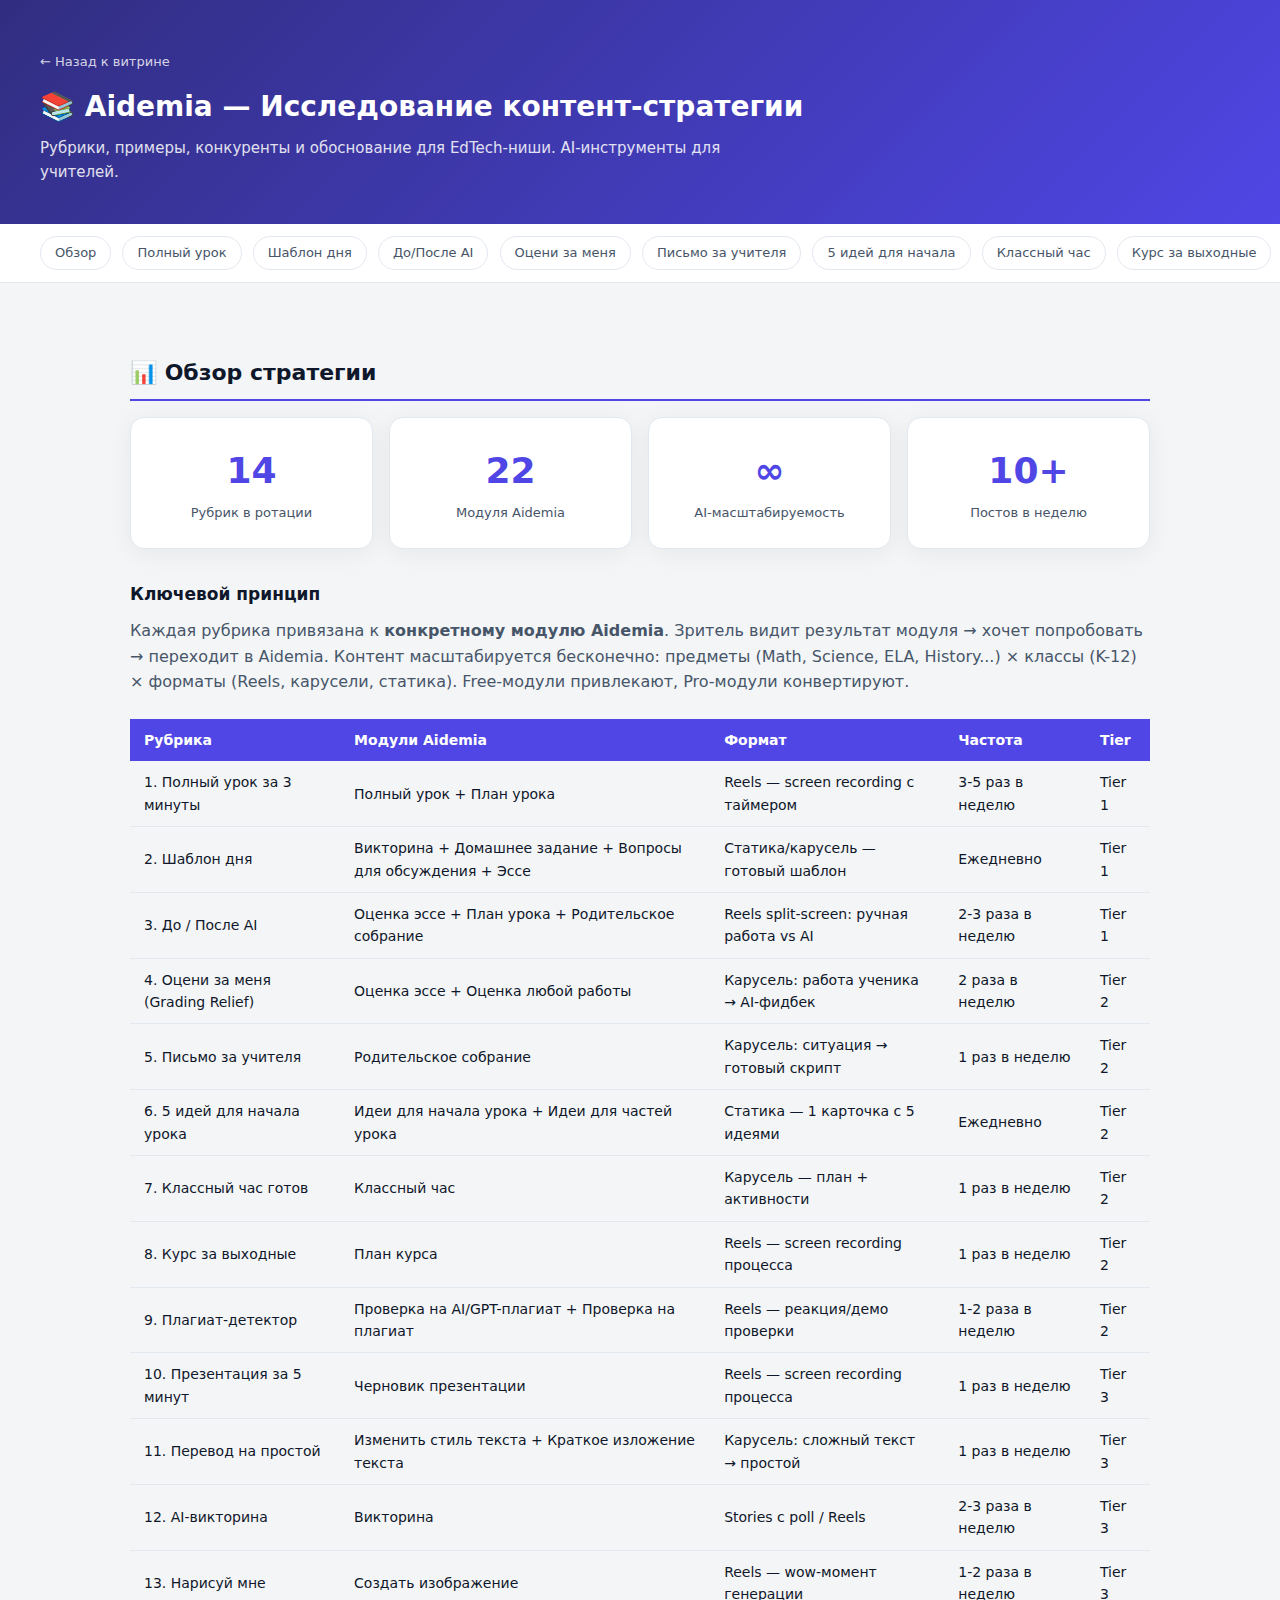
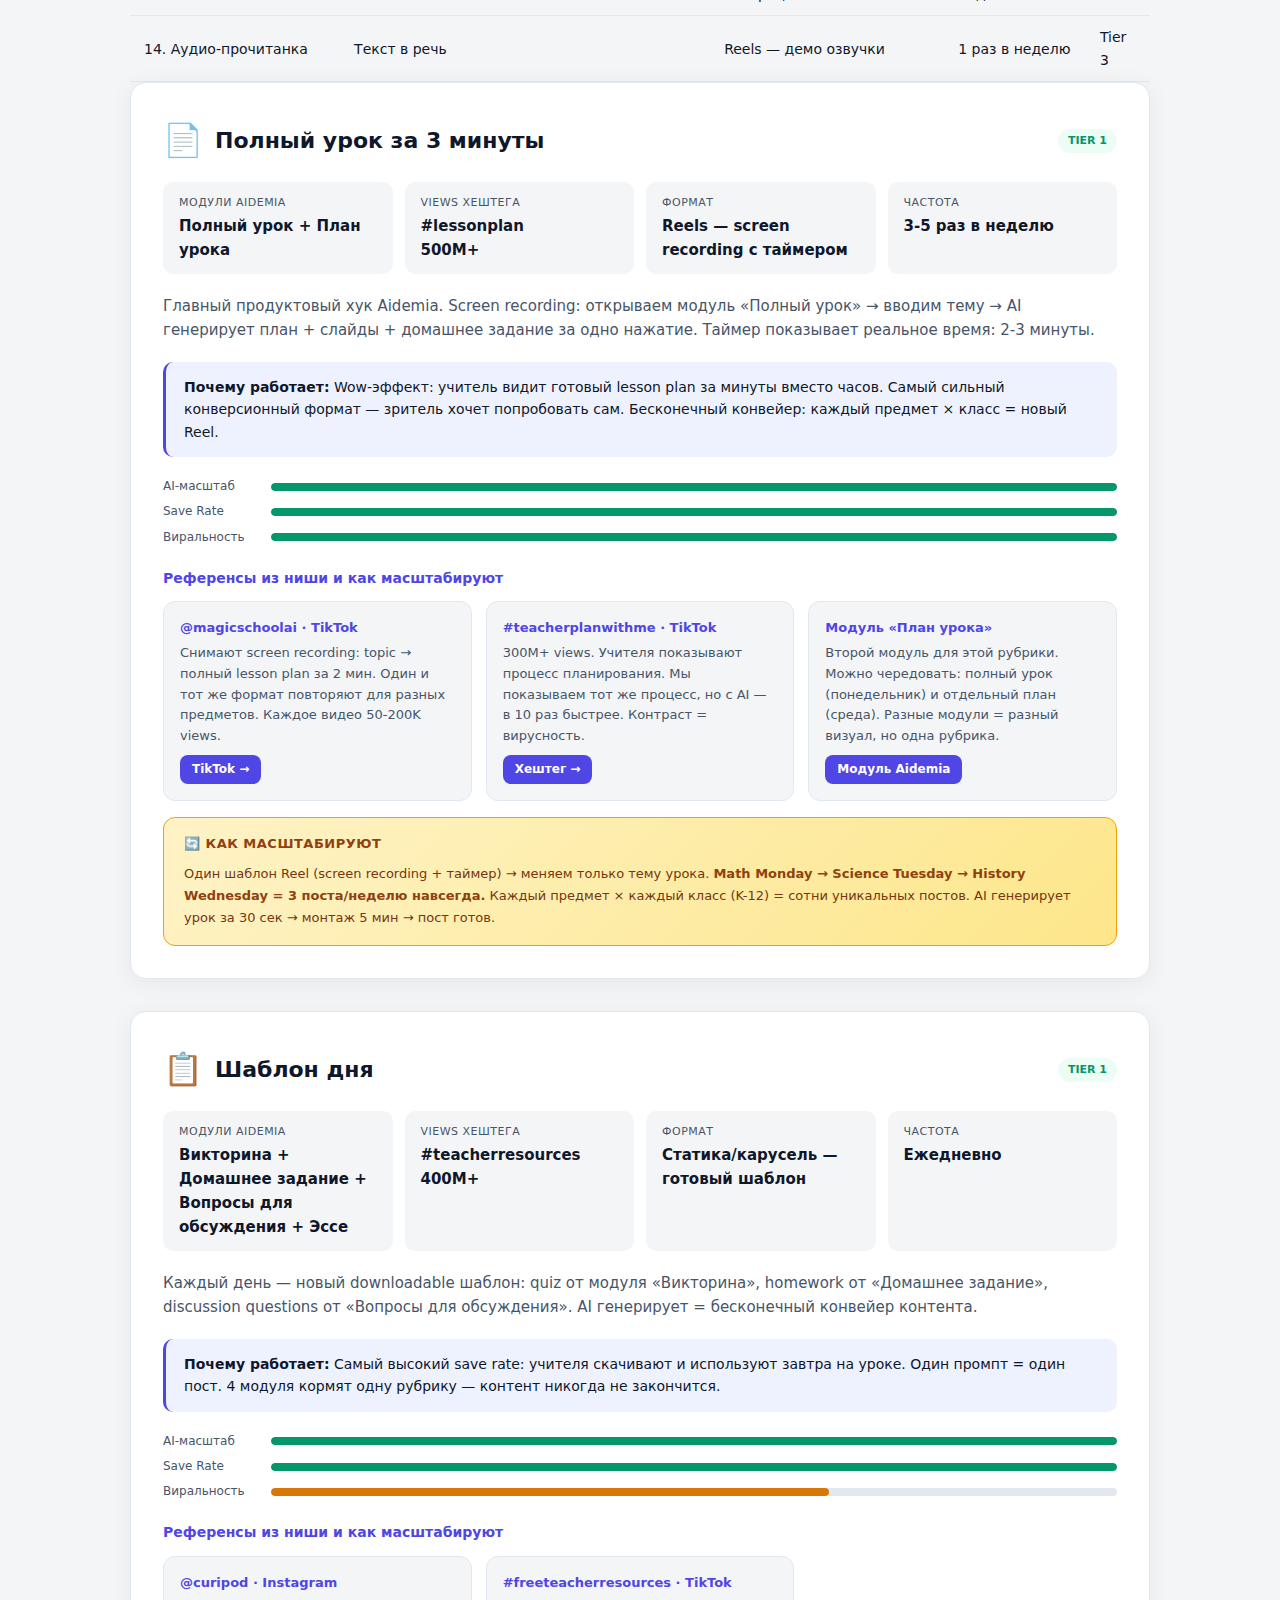
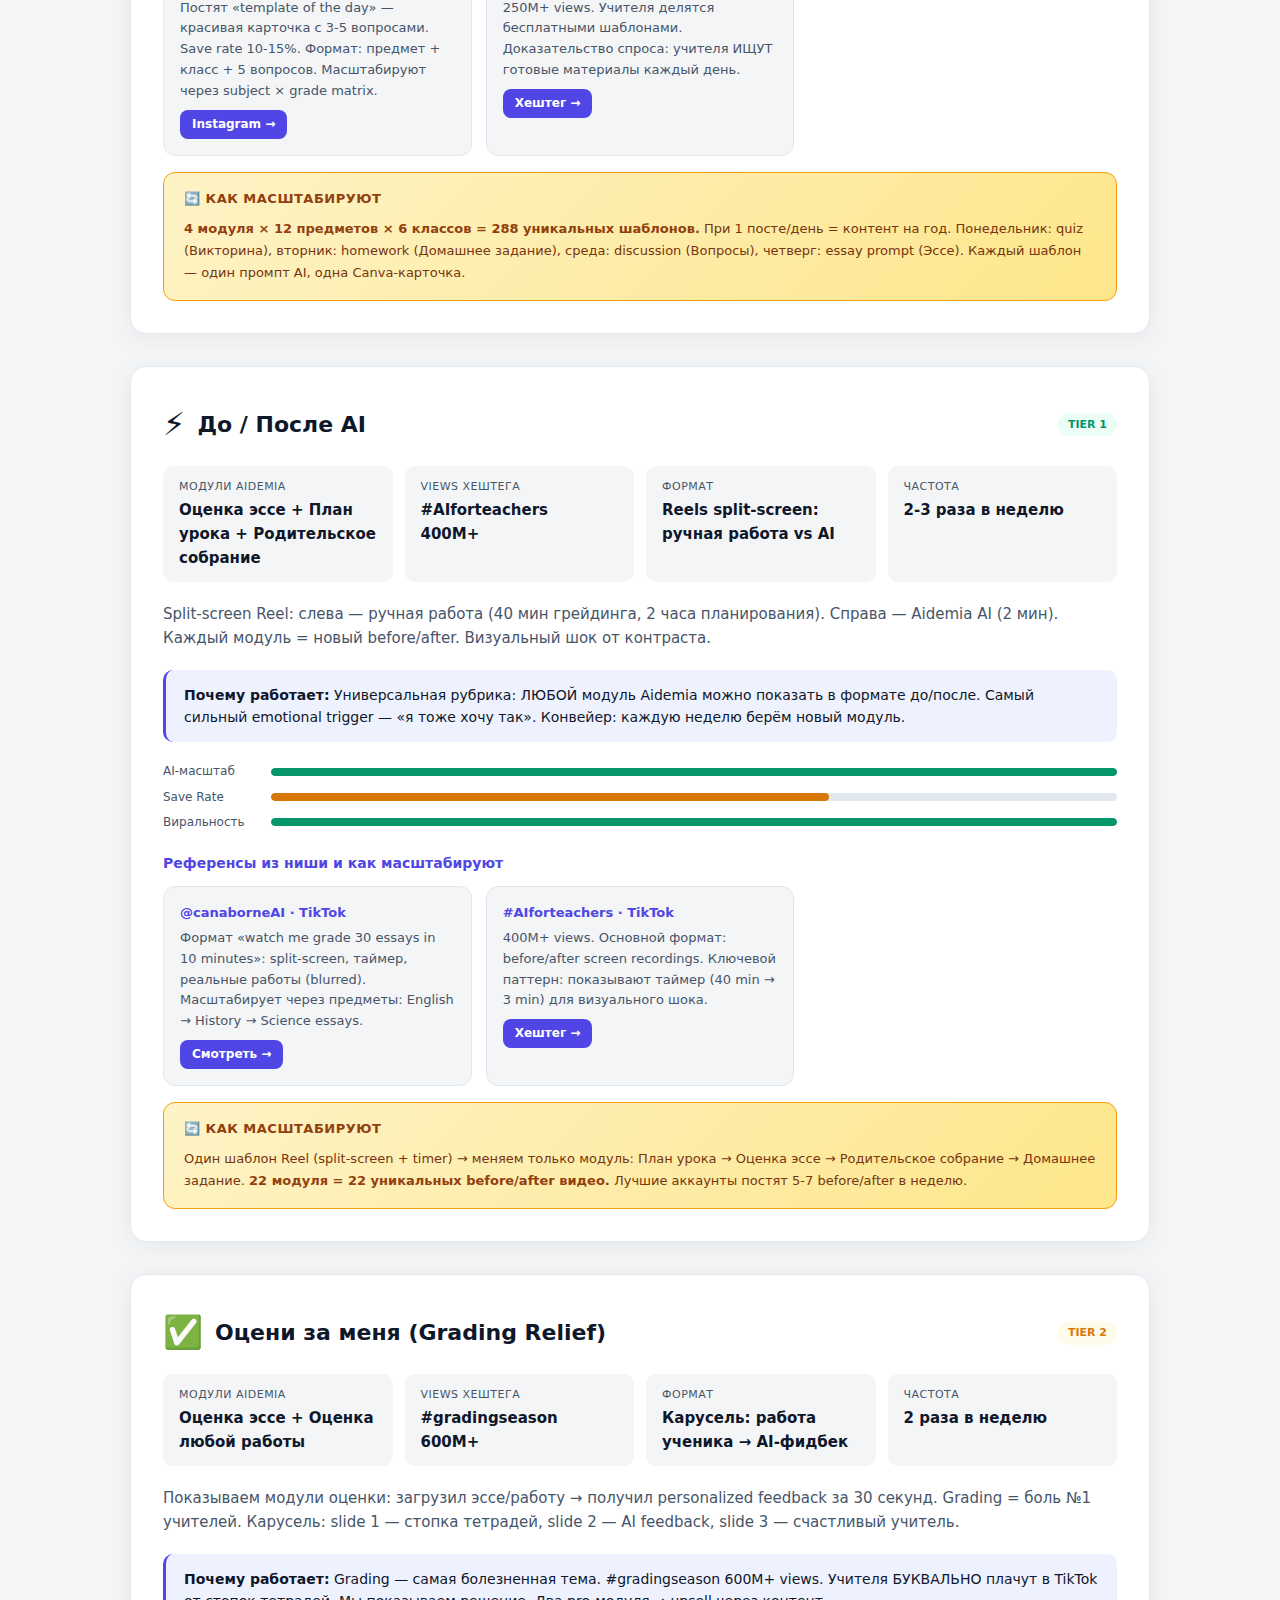
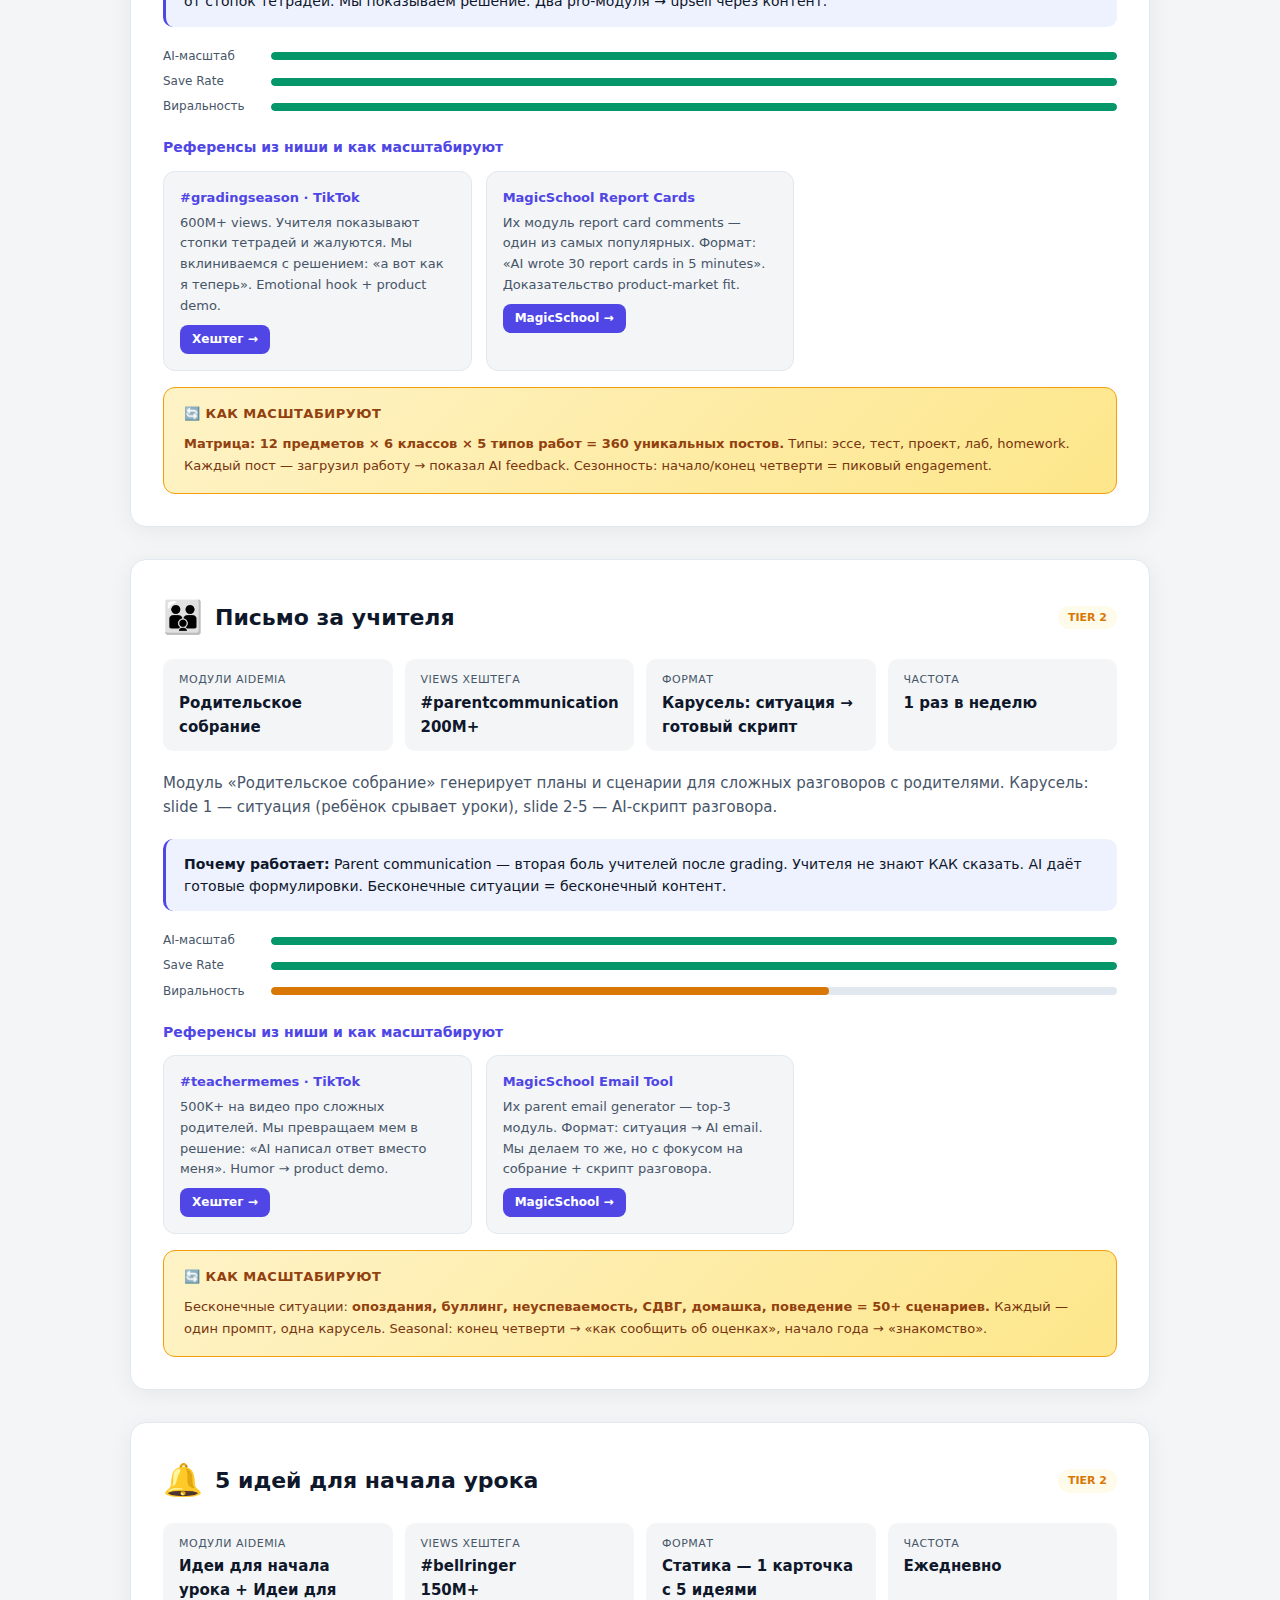
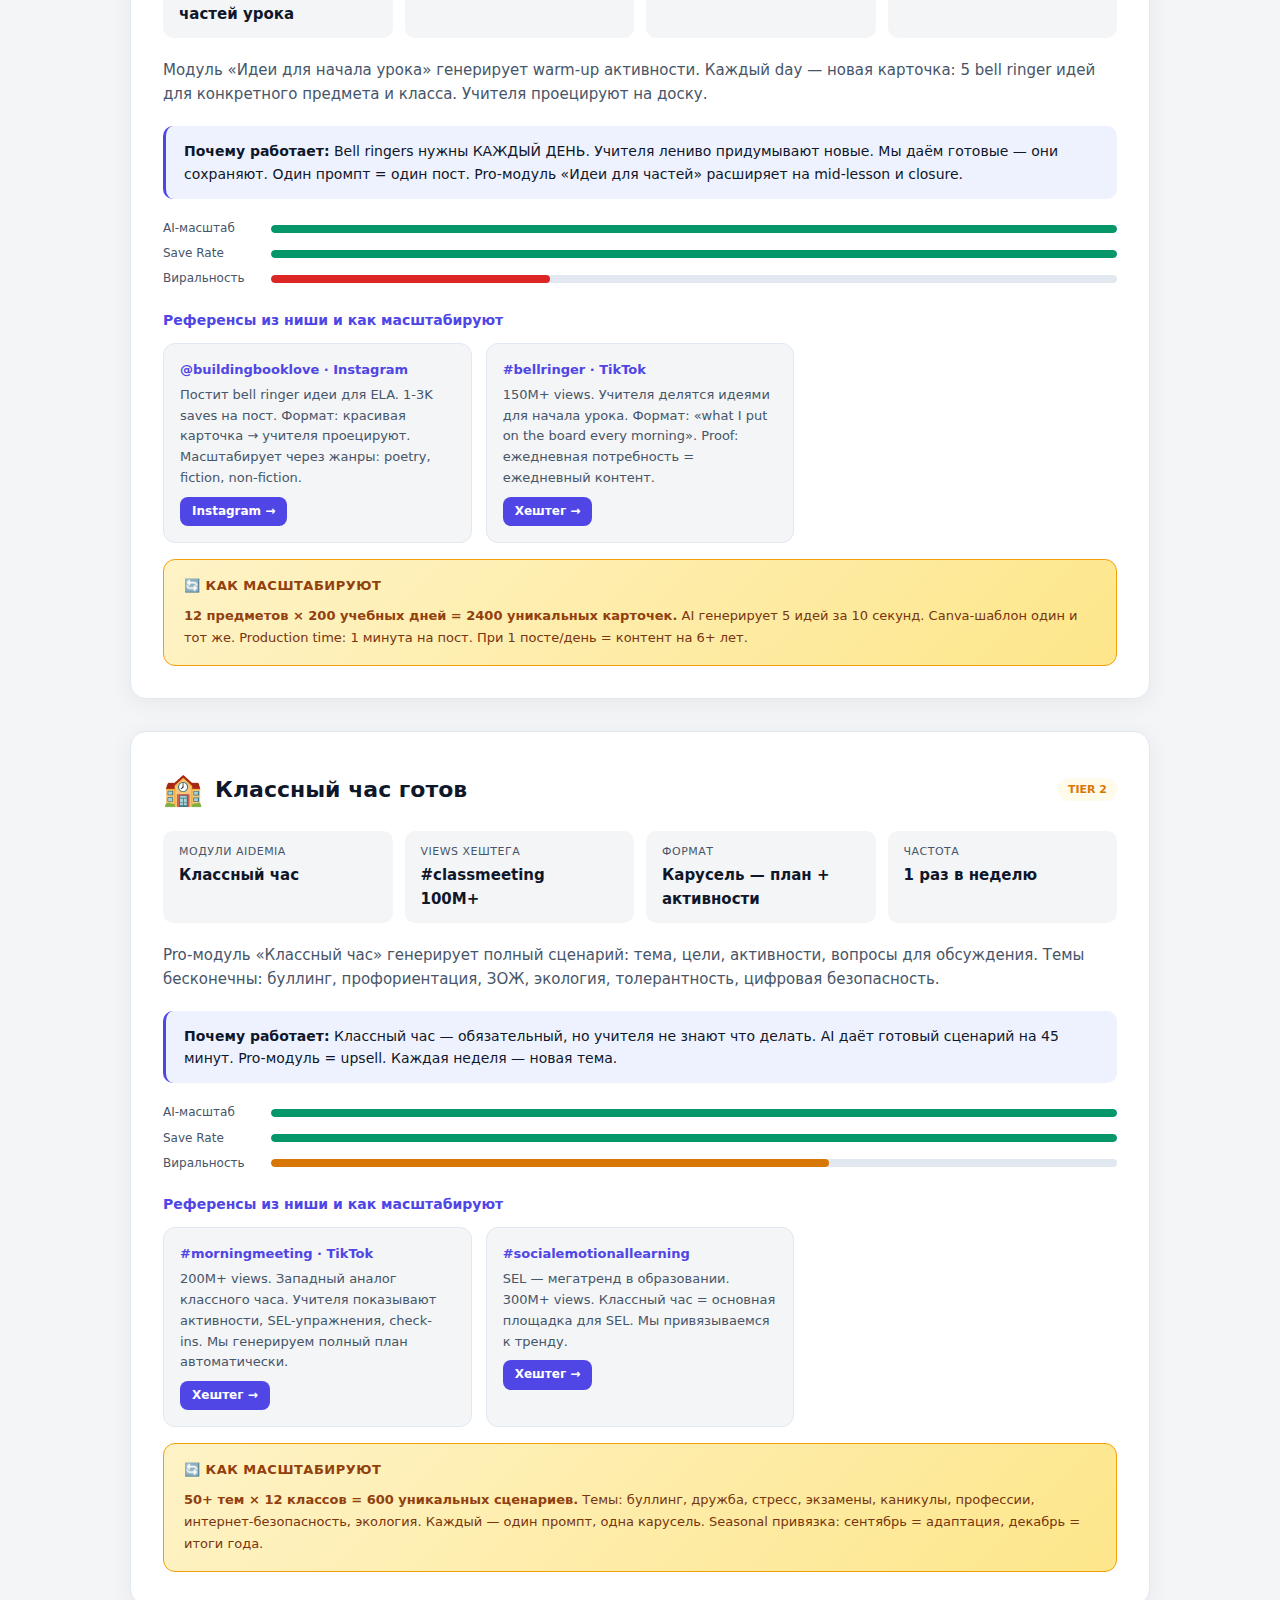
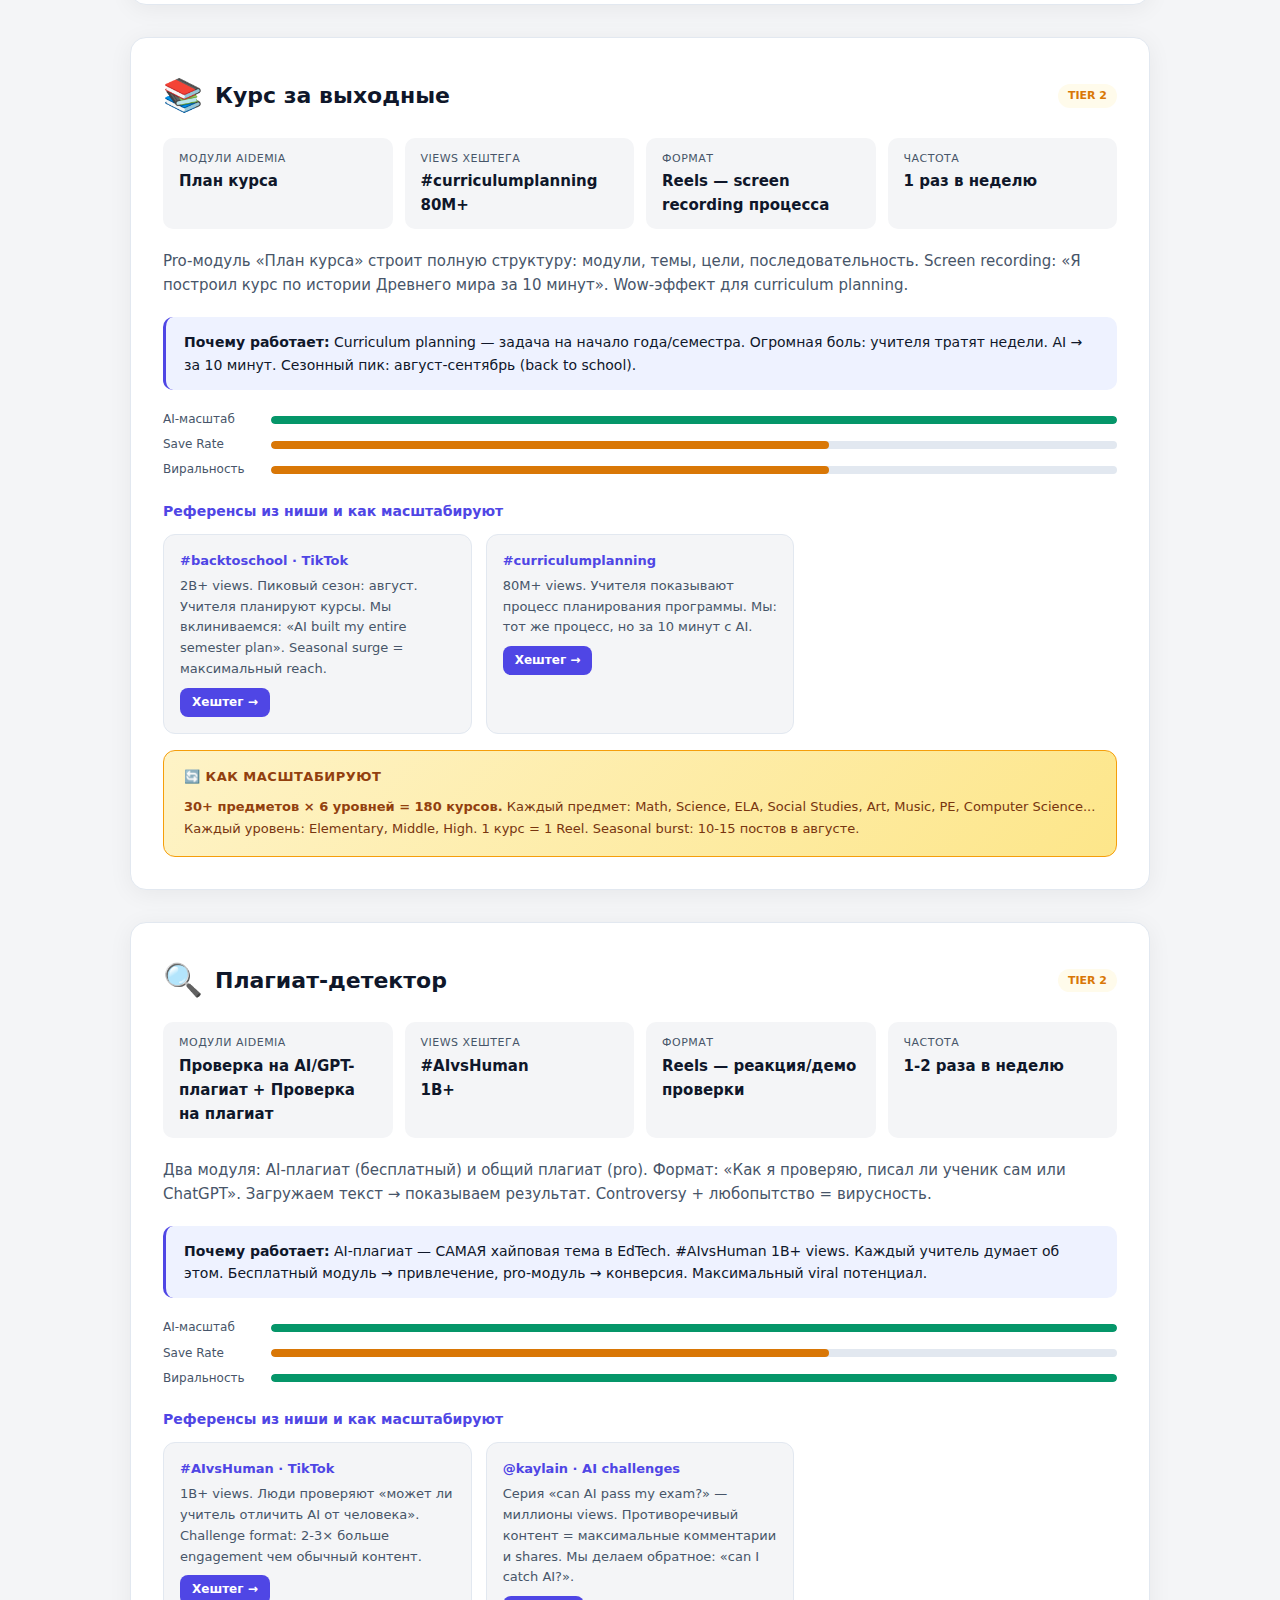
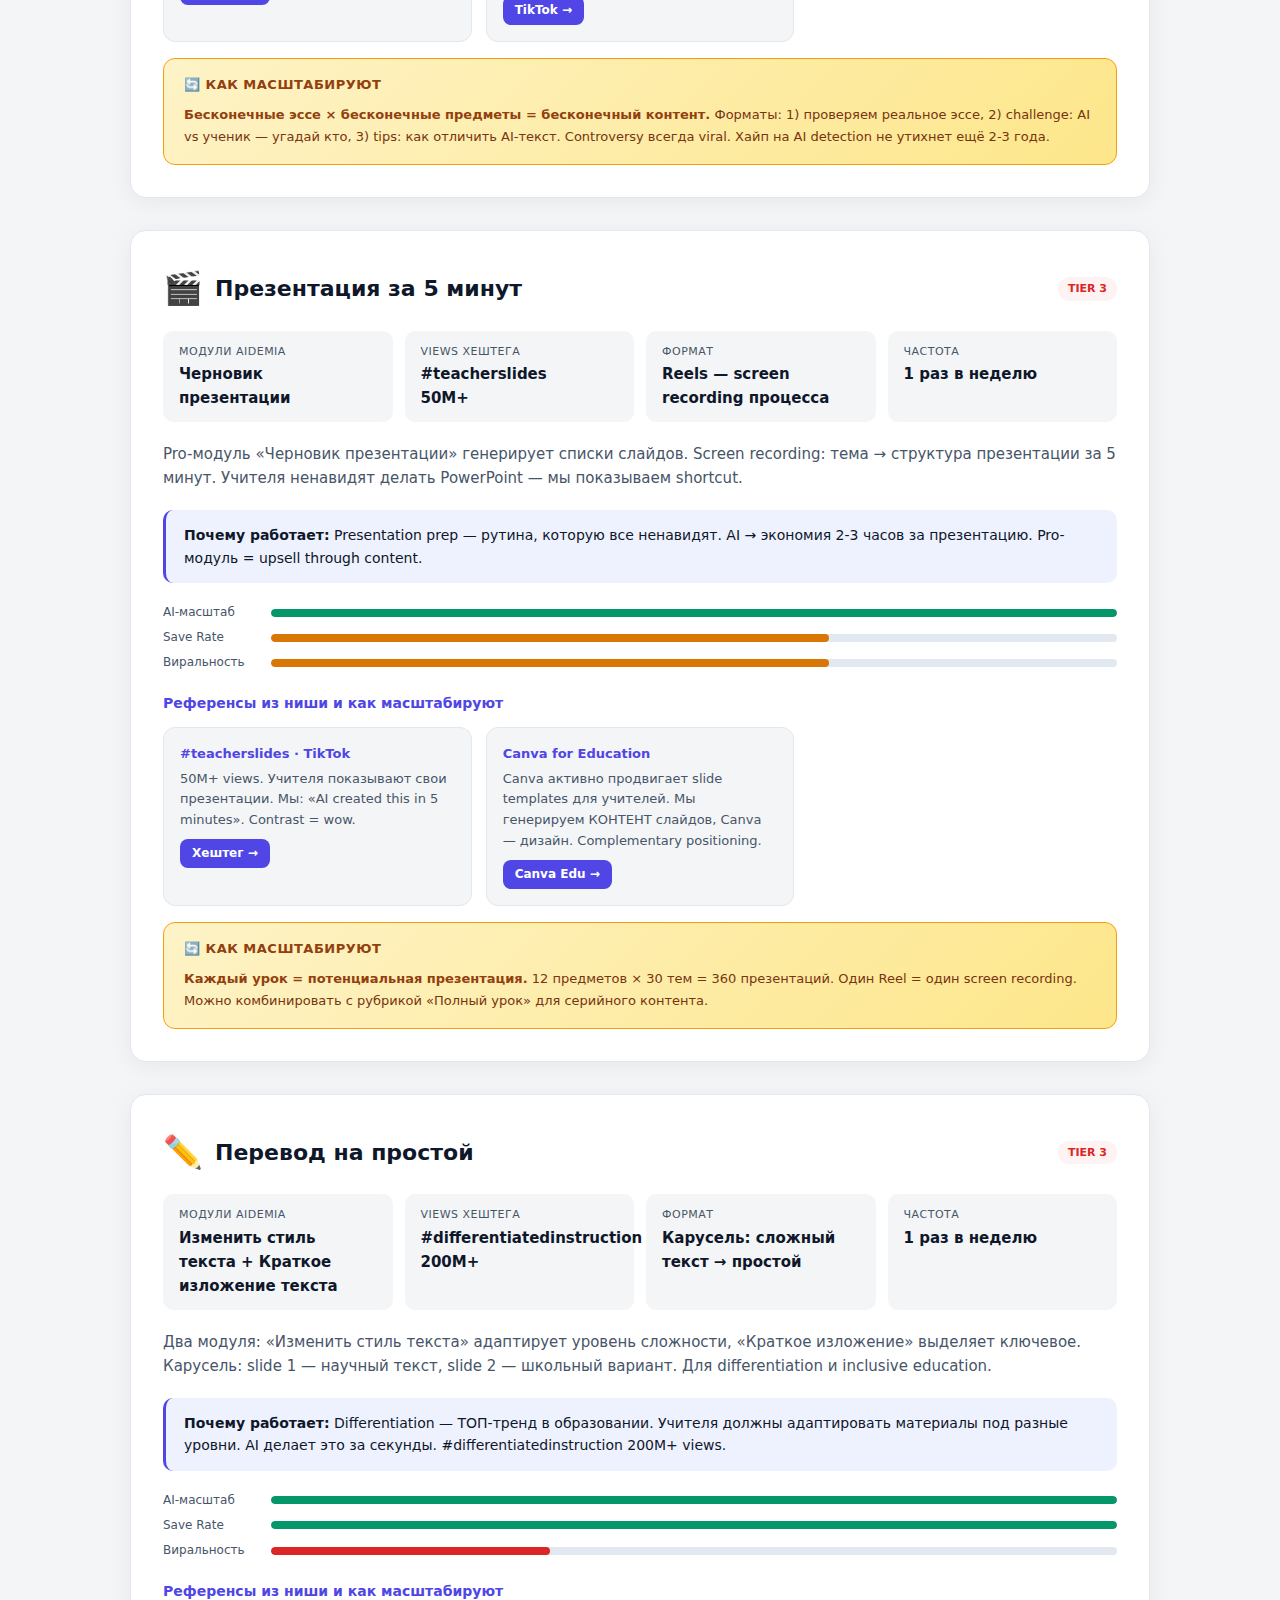
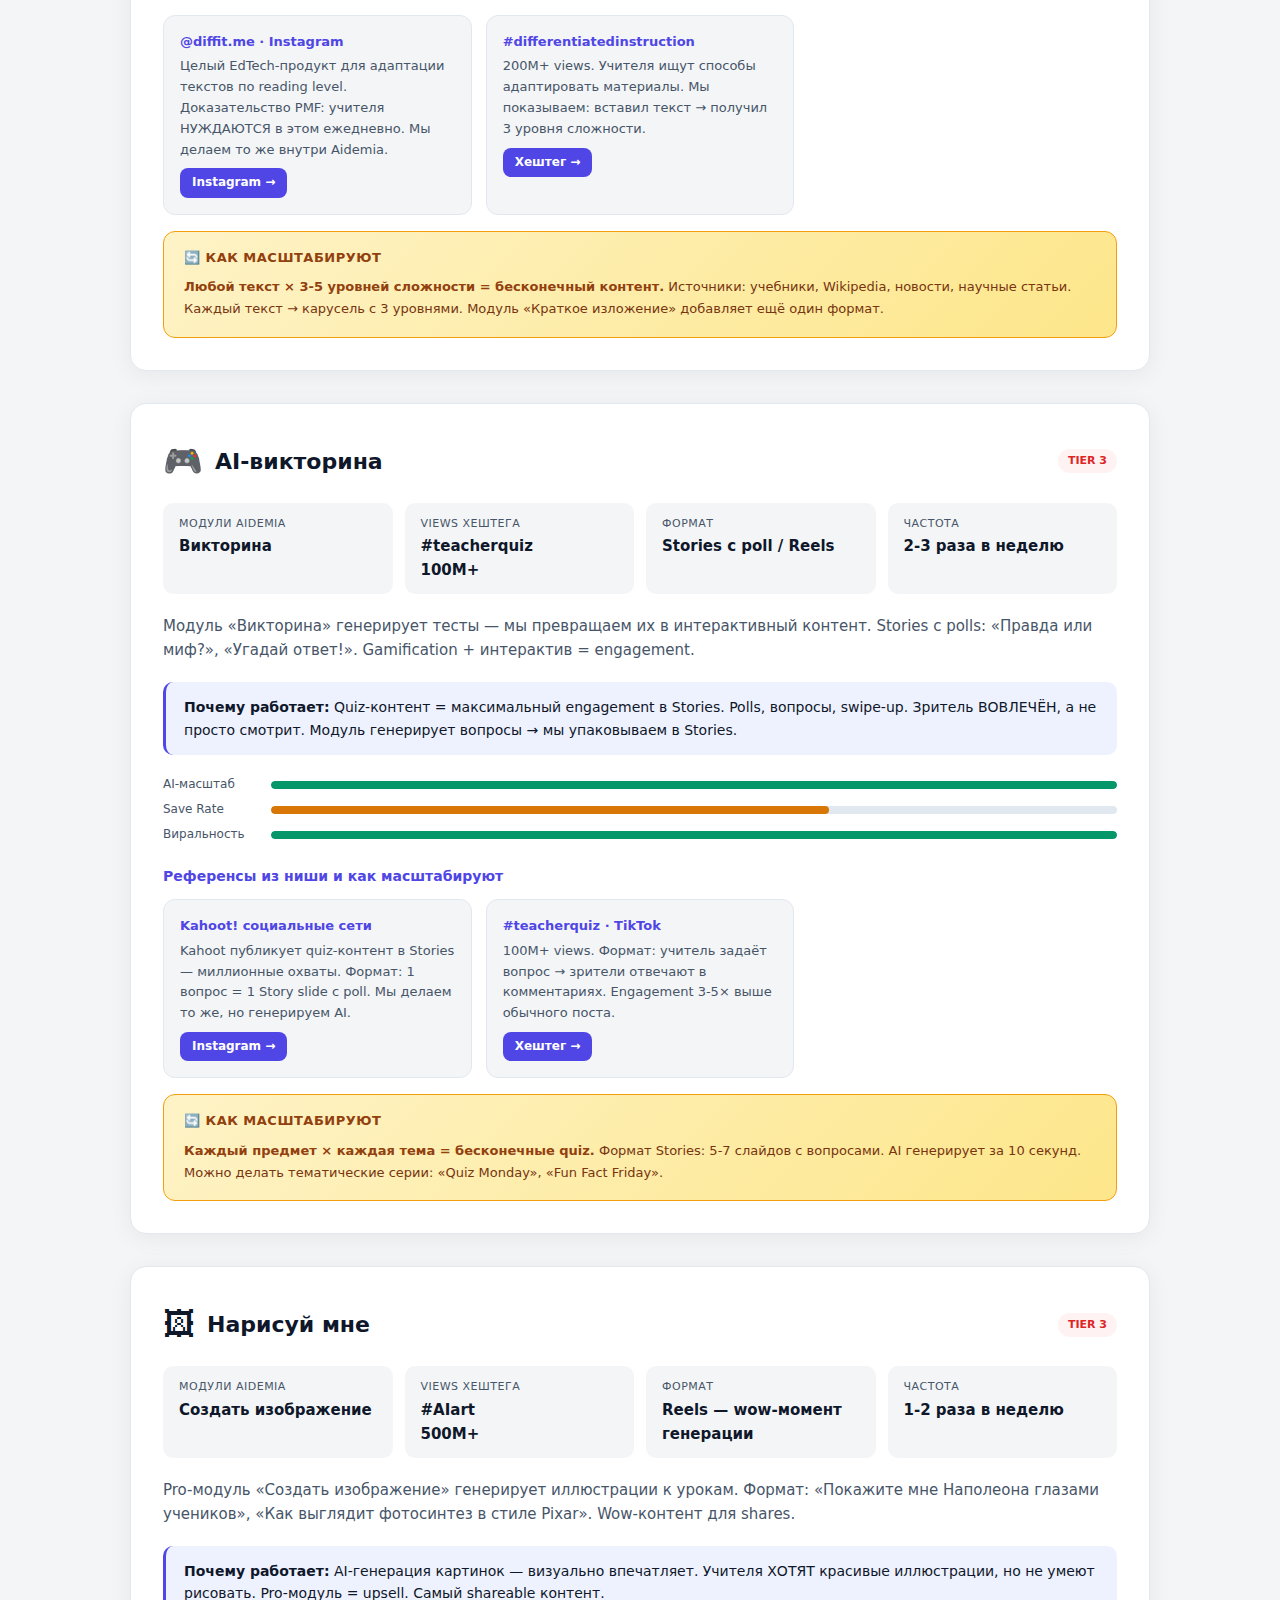
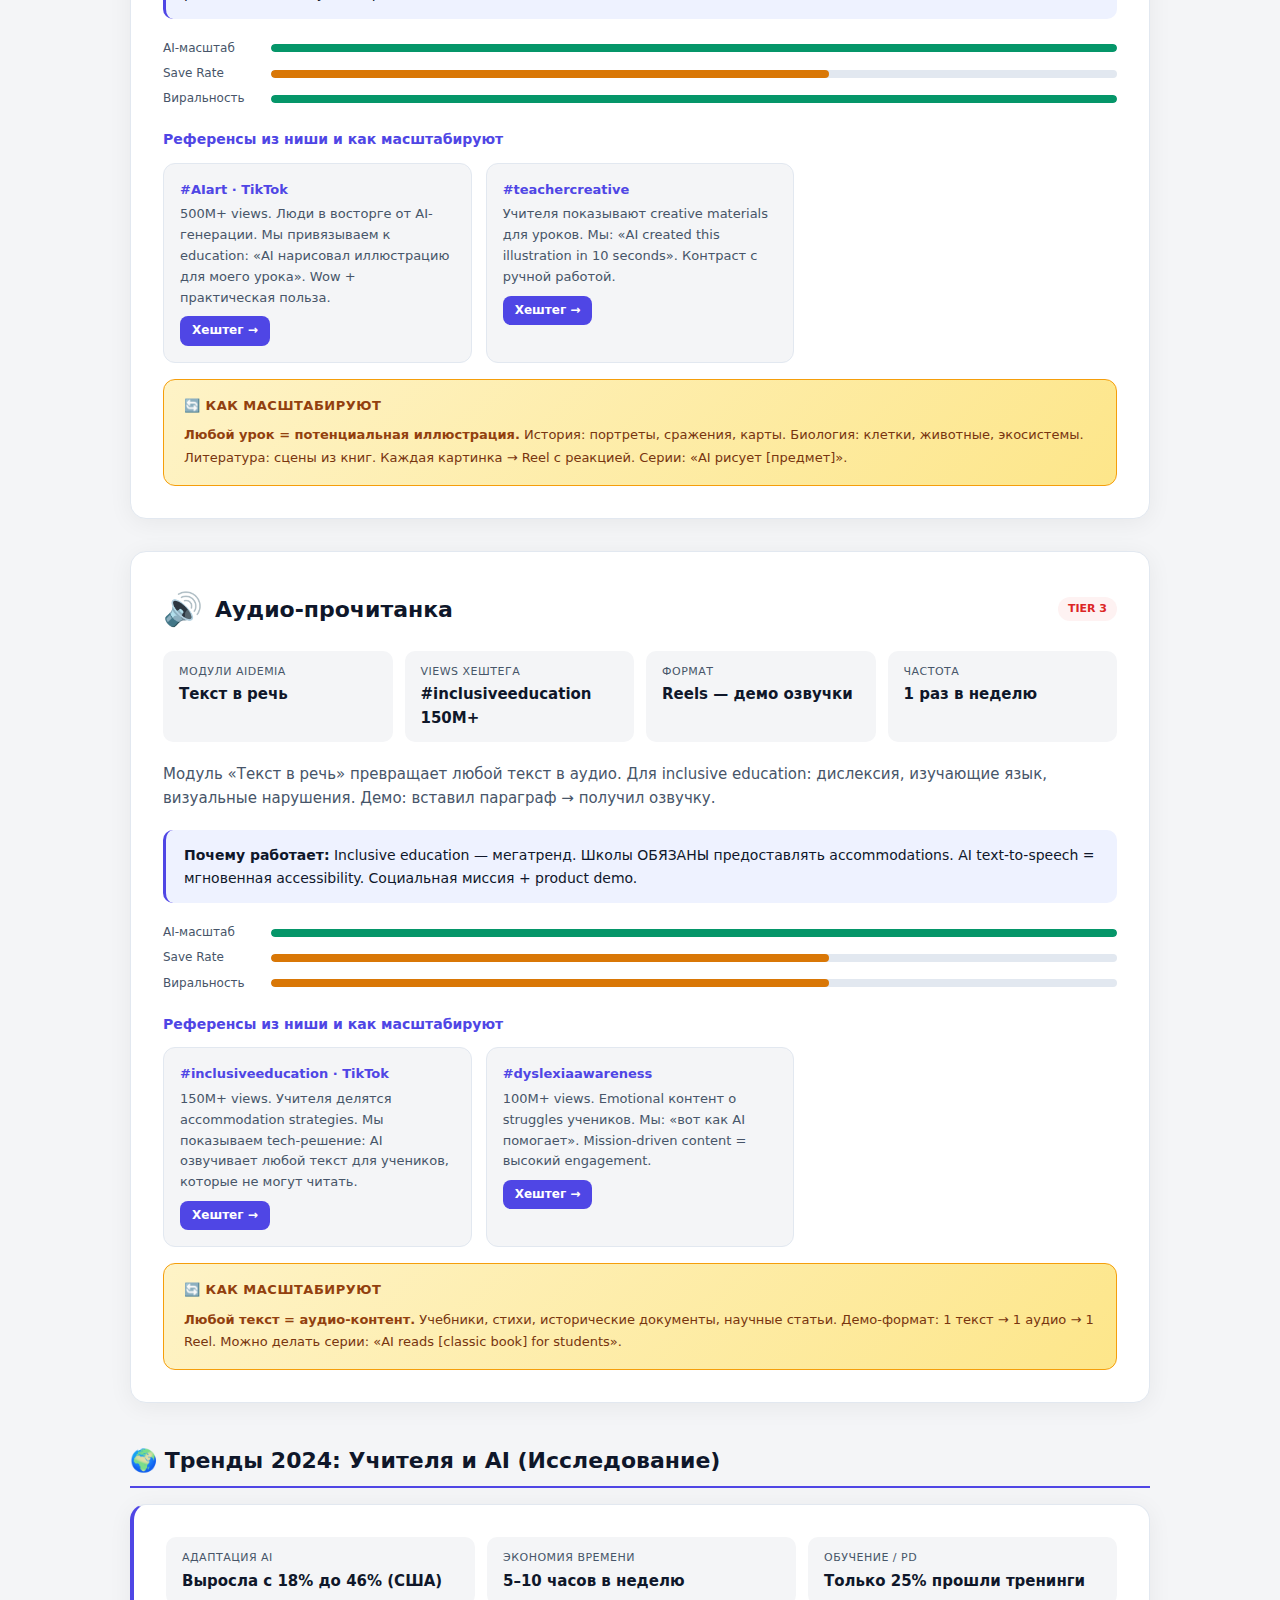
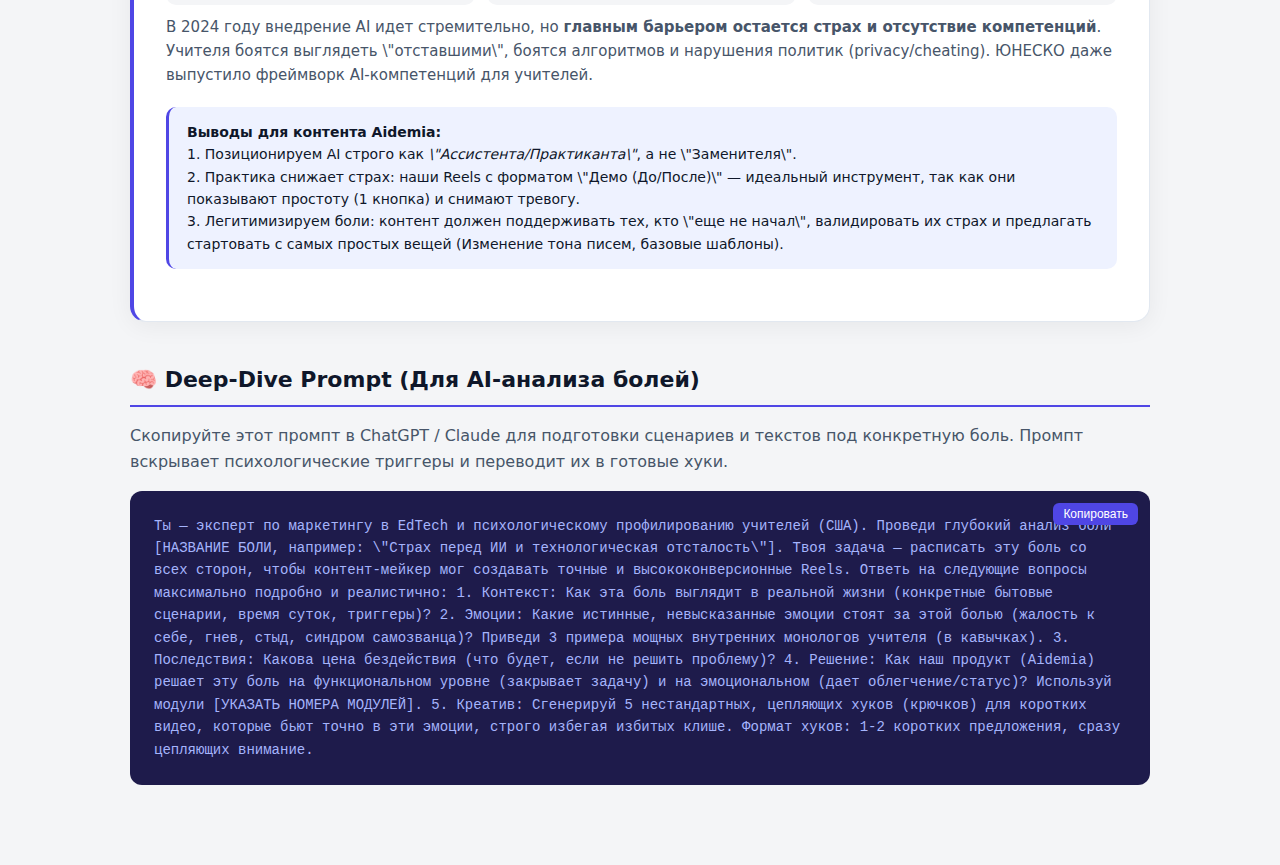
<file: aidemia-research.html>
<!DOCTYPE html>
<html lang="ru">

<head>
    <meta charset="UTF-8">
    <meta name="viewport" content="width=device-width, initial-scale=1.0">
    <title>Aidemia — Исследование рубрик и контент-стратегии</title>
    <style>
        :root {
            --bg: #f4f5f7;
            --card: #fff;
            --text: #0f172a;
            --muted: #475569;
            --accent: #4f46e5;
            --accent-light: #eef2ff;
            --border: #e2e8f0;
            --green: #059669;
            --green-bg: #ecfdf5;
            --orange: #d97706;
            --orange-bg: #fffbeb;
            --red: #dc2626;
            --red-bg: #fef2f2;
            --shadow: 0 4px 24px rgba(0, 0, 0, .06);
        }

        * {
            box-sizing: border-box;
            margin: 0;
            padding: 0;
        }

        body {
            font-family: system-ui, -apple-system, Segoe UI, Roboto, sans-serif;
            color: var(--text);
            background: var(--bg);
            line-height: 1.6;
        }

        /* Header */
        .header {
            background: linear-gradient(135deg, #312e81, #4f46e5);
            color: #fff;
            padding: 48px 40px 40px;
            position: sticky;
            top: 0;
            z-index: 100;
        }

        .header h1 {
            font-size: 28px;
            font-weight: 800;
            margin-bottom: 6px;
        }

        .header p {
            opacity: .85;
            font-size: 15px;
            max-width: 700px;
        }

        .back-link {
            display: inline-block;
            margin-bottom: 12px;
            color: rgba(255, 255, 255, .8);
            text-decoration: none;
            font-size: 13px;
        }

        .back-link:hover {
            color: #fff;
        }

        /* Nav pills */
        .section-nav {
            background: #fff;
            border-bottom: 1px solid var(--border);
            padding: 12px 40px;
            position: sticky;
            top: 0;
            z-index: 99;
            overflow-x: auto;
            white-space: nowrap;
        }

        .section-nav a {
            display: inline-block;
            padding: 6px 14px;
            margin-right: 6px;
            border-radius: 20px;
            font-size: 13px;
            text-decoration: none;
            color: var(--muted);
            border: 1px solid var(--border);
            transition: .2s;
        }

        .section-nav a:hover,
        .section-nav a.active {
            background: var(--accent);
            color: #fff;
            border-color: var(--accent);
        }

        /* Container */
        .container {
            max-width: 1100px;
            margin: 0 auto;
            padding: 32px 40px 80px;
        }

        /* Rubric card */
        .rubric {
            background: var(--card);
            border-radius: 16px;
            box-shadow: var(--shadow);
            padding: 32px;
            margin-bottom: 32px;
            border: 1px solid var(--border);
        }

        .rubric__header {
            display: flex;
            align-items: center;
            gap: 12px;
            margin-bottom: 16px;
        }

        .rubric__icon {
            font-size: 32px;
        }

        .rubric__title {
            font-size: 22px;
            font-weight: 700;
        }

        .rubric__tier {
            display: inline-block;
            padding: 3px 10px;
            border-radius: 12px;
            font-size: 11px;
            font-weight: 600;
            margin-left: auto;
        }

        .tier-1 {
            background: var(--green-bg);
            color: var(--green);
        }

        .tier-2 {
            background: var(--orange-bg);
            color: var(--orange);
        }

        .tier-3 {
            background: var(--red-bg);
            color: var(--red);
        }

        .rubric__meta {
            display: grid;
            grid-template-columns: repeat(auto-fit, minmax(180px, 1fr));
            gap: 12px;
            margin-bottom: 20px;
        }

        .meta-card {
            background: var(--bg);
            padding: 12px 16px;
            border-radius: 10px;
        }

        .meta-card__label {
            font-size: 11px;
            text-transform: uppercase;
            letter-spacing: .5px;
            color: var(--muted);
            margin-bottom: 2px;
        }

        .meta-card__value {
            font-size: 15px;
            font-weight: 600;
        }

        .rubric__desc {
            color: var(--muted);
            font-size: 15px;
            margin-bottom: 20px;
        }

        .rubric__why {
            background: var(--accent-light);
            padding: 14px 18px;
            border-radius: 10px;
            font-size: 14px;
            margin-bottom: 20px;
            border-left: 3px solid var(--accent);
        }

        /* Scale meter */
        .scale {
            display: flex;
            align-items: center;
            gap: 8px;
            margin-bottom: 6px;
        }

        .scale__label {
            font-size: 12px;
            color: var(--muted);
            width: 100px;
        }

        .scale__bar {
            flex: 1;
            height: 8px;
            background: #e2e8f0;
            border-radius: 4px;
            overflow: hidden;
        }

        .scale__fill {
            height: 100%;
            border-radius: 4px;
        }

        .scale__fill.high {
            background: var(--green);
            width: 100%;
        }

        .scale__fill.med {
            background: var(--orange);
            width: 66%;
        }

        .scale__fill.low {
            background: var(--red);
            width: 33%;
        }

        /* Examples */
        .examples {
            margin-top: 20px;
        }

        .examples h4 {
            font-size: 14px;
            font-weight: 700;
            margin-bottom: 12px;
            color: var(--accent);
        }

        .example-grid {
            display: grid;
            grid-template-columns: repeat(auto-fill, minmax(280px, 1fr));
            gap: 14px;
        }

        .example-card {
            background: var(--bg);
            border-radius: 12px;
            padding: 16px;
            border: 1px solid var(--border);
        }

        .example-card__account {
            font-size: 13px;
            font-weight: 700;
            color: var(--accent);
            margin-bottom: 4px;
        }

        .example-card__desc {
            font-size: 13px;
            color: var(--muted);
            margin-bottom: 8px;
        }

        .example-card__link {
            display: inline-block;
            padding: 5px 12px;
            background: var(--accent);
            color: #fff;
            border-radius: 8px;
            text-decoration: none;
            font-size: 12px;
            font-weight: 600;
            transition: .2s;
        }

        .example-card__link:hover {
            opacity: .85;
        }

        .example-card__stats {
            font-size: 11px;
            color: var(--muted);
            margin-top: 6px;
        }

        /* Hooks */
        .hook-example {
            background: #1e1b4b;
            color: #fff;
            padding: 16px 20px;
            border-radius: 12px;
            margin-bottom: 10px;
            font-size: 15px;
            font-weight: 600;
        }

        .hook-example span {
            display: block;
            font-size: 12px;
            font-weight: 400;
            color: rgba(255, 255, 255, .6);
            margin-top: 4px;
        }

        /* Comparison table */
        .compare-table {
            width: 100%;
            border-collapse: collapse;
            font-size: 14px;
            margin-top: 24px;
        }

        .compare-table th {
            background: var(--accent);
            color: #fff;
            padding: 10px 14px;
            text-align: left;
            font-weight: 600;
        }

        .compare-table td {
            padding: 10px 14px;
            border-bottom: 1px solid var(--border);
        }

        .compare-table tr:nth-child(even) td {
            background: var(--bg);
        }

        /* Summary section */
        .summary-grid {
            display: grid;
            grid-template-columns: repeat(auto-fit, minmax(200px, 1fr));
            gap: 16px;
            margin-bottom: 32px;
        }

        .summary-card {
            background: var(--card);
            border-radius: 14px;
            padding: 24px;
            text-align: center;
            box-shadow: var(--shadow);
            border: 1px solid var(--border);
        }

        .summary-card__number {
            font-size: 36px;
            font-weight: 800;
            color: var(--accent);
        }

        .summary-card__label {
            font-size: 13px;
            color: var(--muted);
            margin-top: 4px;
        }

        /* Competitor section */
        .competitor {
            display: flex;
            gap: 16px;
            padding: 16px;
            background: var(--bg);
            border-radius: 12px;
            margin-bottom: 12px;
            align-items: center;
        }

        .competitor__avatar {
            width: 56px;
            height: 56px;
            border-radius: 50%;
            background: var(--accent-light);
            display: flex;
            align-items: center;
            justify-content: center;
            font-size: 24px;
            flex-shrink: 0;
        }

        .competitor__info {
            flex: 1;
        }

        .competitor__name {
            font-weight: 700;
            font-size: 15px;
        }

        .competitor__handle {
            font-size: 13px;
            color: var(--accent);
        }

        .competitor__stats {
            font-size: 12px;
            color: var(--muted);
            margin-top: 2px;
        }

        .competitor__link {
            font-size: 12px;
        }

        /* Scaling info block */
        .scaling-info {
            background: linear-gradient(135deg, #fef3c7, #fde68a);
            border: 1px solid #f59e0b;
            border-radius: 12px;
            padding: 16px 20px;
            margin-top: 16px;
        }

        .scaling-info__title {
            font-size: 13px;
            font-weight: 700;
            color: #92400e;
            margin-bottom: 8px;
            text-transform: uppercase;
            letter-spacing: .5px;
        }

        .scaling-info__text {
            font-size: 13px;
            color: #78350f;
            line-height: 1.7;
        }

        .scaling-info__text strong {
            color: #92400e;
        }

        h2 {
            font-size: 22px;
            font-weight: 800;
            margin: 40px 0 16px;
            padding-bottom: 8px;
            border-bottom: 2px solid var(--accent);
        }

        h3 {
            font-size: 17px;
            font-weight: 700;
            margin: 24px 0 10px;
        }

        @media(max-width:768px) {
            .header {
                padding: 24px 16px;
            }

            .section-nav {
                padding: 10px 16px;
            }

            .container {
                padding: 20px 16px 60px;
            }

            .rubric {
                padding: 20px;
            }

            .rubric__meta {
                grid-template-columns: 1fr 1fr;
            }

            .example-grid {
                grid-template-columns: 1fr;
            }
        }
    </style>
</head>

<body>

    <div class="header">
        <a href="index.html" class="back-link">← Назад к витрине</a>
        <h1>📚 Aidemia — Исследование контент-стратегии</h1>
        <p>Рубрики, примеры, конкуренты и обоснование для EdTech-ниши. AI-инструменты для учителей.</p>
    </div>

    <nav class="section-nav" id="nav">
        <a href="#overview">Обзор</a>
        <a href="#rubric-1">Полный урок</a>
        <a href="#rubric-2">Шаблон дня</a>
        <a href="#rubric-3">До/После AI</a>
        <a href="#rubric-4">Оцени за меня</a>
        <a href="#rubric-5">Письмо за учителя</a>
        <a href="#rubric-6">5 идей для начала</a>
        <a href="#rubric-7">Классный час</a>
        <a href="#rubric-8">Курс за выходные</a>
        <a href="#rubric-9">Плагиат-детектор</a>
        <a href="#rubric-10">Презентация</a>
        <a href="#rubric-11">Перевод на простой</a>
        <a href="#rubric-12">AI-викторина</a>
        <a href="#rubric-13">Нарисуй мне</a>
        <a href="#rubric-14">Аудио-прочитанка</a>
        <a href="#trends-2024" style="color:var(--accent);font-weight:600;">Тренды 2024</a>
        <a href="#deep-prompt" style="color:var(--accent);font-weight:600;">Deep-Dive Prompt</a>
    </nav>

    <div class="container">

        <!-- ============ OVERVIEW ============ -->
        <section id="overview">
            <h2>📊 Обзор стратегии</h2>

            <div class="summary-grid">
                <div class="summary-card">
                    <div class="summary-card__number">14</div>
                    <div class="summary-card__label">Рубрик в ротации</div>
                </div>
                <div class="summary-card">
                    <div class="summary-card__number">22</div>
                    <div class="summary-card__label">Модуля Aidemia</div>
                </div>
                <div class="summary-card">
                    <div class="summary-card__number">∞</div>
                    <div class="summary-card__label">AI-масштабируемость</div>
                </div>
                <div class="summary-card">
                    <div class="summary-card__number">10+</div>
                    <div class="summary-card__label">Постов в неделю</div>
                </div>
            </div>

            <h3>Ключевой принцип</h3>
            <p style="color:var(--muted);margin-bottom:16px;">Каждая рубрика привязана к <strong>конкретному модулю
                    Aidemia</strong>. Зритель видит результат модуля → хочет попробовать → переходит в Aidemia. Контент
                масштабируется бесконечно: предметы (Math, Science, ELA, History...) × классы (K-12) × форматы (Reels,
                карусели, статика). Free-модули привлекают, Pro-модули конвертируют.</p>

            <table class="compare-table">
                <tr>
                    <th>Рубрика</th>
                    <th>Модули Aidemia</th>
                    <th>Формат</th>
                    <th>Частота</th>
                    <th>Tier</th>
                </tr>
                <tr>
                    <td>1. Полный урок за 3 минуты</td>
                    <td>Полный урок + План урока</td>
                    <td>Reels — screen recording с таймером</td>
                    <td>3-5 раз в неделю</td>
                    <td>Tier 1</td>
                </tr>
                <tr>
                    <td>2. Шаблон дня</td>
                    <td>Викторина + Домашнее задание + Вопросы для обсуждения + Эссе</td>
                    <td>Статика/карусель — готовый шаблон</td>
                    <td>Ежедневно</td>
                    <td>Tier 1</td>
                </tr>
                <tr>
                    <td>3. До / После AI</td>
                    <td>Оценка эссе + План урока + Родительское собрание</td>
                    <td>Reels split-screen: ручная работа vs AI</td>
                    <td>2-3 раза в неделю</td>
                    <td>Tier 1</td>
                </tr>
                <tr>
                    <td>4. Оцени за меня (Grading Relief)</td>
                    <td>Оценка эссе + Оценка любой работы</td>
                    <td>Карусель: работа ученика → AI-фидбек</td>
                    <td>2 раза в неделю</td>
                    <td>Tier 2</td>
                </tr>
                <tr>
                    <td>5. Письмо за учителя</td>
                    <td>Родительское собрание</td>
                    <td>Карусель: ситуация → готовый скрипт</td>
                    <td>1 раз в неделю</td>
                    <td>Tier 2</td>
                </tr>
                <tr>
                    <td>6. 5 идей для начала урока</td>
                    <td>Идеи для начала урока + Идеи для частей урока</td>
                    <td>Статика — 1 карточка с 5 идеями</td>
                    <td>Ежедневно</td>
                    <td>Tier 2</td>
                </tr>
                <tr>
                    <td>7. Классный час готов</td>
                    <td>Классный час</td>
                    <td>Карусель — план + активности</td>
                    <td>1 раз в неделю</td>
                    <td>Tier 2</td>
                </tr>
                <tr>
                    <td>8. Курс за выходные</td>
                    <td>План курса</td>
                    <td>Reels — screen recording процесса</td>
                    <td>1 раз в неделю</td>
                    <td>Tier 2</td>
                </tr>
                <tr>
                    <td>9. Плагиат-детектор</td>
                    <td>Проверка на AI/GPT-плагиат + Проверка на плагиат</td>
                    <td>Reels — реакция/демо проверки</td>
                    <td>1-2 раза в неделю</td>
                    <td>Tier 2</td>
                </tr>
                <tr>
                    <td>10. Презентация за 5 минут</td>
                    <td>Черновик презентации</td>
                    <td>Reels — screen recording процесса</td>
                    <td>1 раз в неделю</td>
                    <td>Tier 3</td>
                </tr>
                <tr>
                    <td>11. Перевод на простой</td>
                    <td>Изменить стиль текста + Краткое изложение текста</td>
                    <td>Карусель: сложный текст → простой</td>
                    <td>1 раз в неделю</td>
                    <td>Tier 3</td>
                </tr>
                <tr>
                    <td>12. AI-викторина</td>
                    <td>Викторина</td>
                    <td>Stories с poll / Reels</td>
                    <td>2-3 раза в неделю</td>
                    <td>Tier 3</td>
                </tr>
                <tr>
                    <td>13. Нарисуй мне</td>
                    <td>Создать изображение</td>
                    <td>Reels — wow-момент генерации</td>
                    <td>1-2 раза в неделю</td>
                    <td>Tier 3</td>
                </tr>
                <tr>
                    <td>14. Аудио-прочитанка</td>
                    <td>Текст в речь</td>
                    <td>Reels — демо озвучки</td>
                    <td>1 раз в неделю</td>
                    <td>Tier 3</td>
                </tr>
            </table>
        </section>


        <!-- ============ RUBRIC 1 ============ -->
        <section id="rubric-1">
            <div class="rubric">
                <div class="rubric__header">
                    <span class="rubric__icon">📄</span>
                    <span class="rubric__title">Полный урок за 3 минуты</span>
                    <span class="rubric__tier tier-1">TIER 1</span>
                </div>
                <div class="rubric__meta">
                    <div class="meta-card">
                        <div class="meta-card__label">Модули Aidemia</div>
                        <div class="meta-card__value">Полный урок + План урока</div>
                    </div>
                    <div class="meta-card">
                        <div class="meta-card__label">Views хештега</div>
                        <div class="meta-card__value">#lessonplan<br>500M+</div>
                    </div>
                    <div class="meta-card">
                        <div class="meta-card__label">Формат</div>
                        <div class="meta-card__value">Reels — screen recording с таймером</div>
                    </div>
                    <div class="meta-card">
                        <div class="meta-card__label">Частота</div>
                        <div class="meta-card__value">3-5 раз в неделю</div>
                    </div>
                </div>
                <p class="rubric__desc">Главный продуктовый хук Aidemia. Screen recording: открываем модуль «Полный
                    урок» → вводим тему → AI генерирует план + слайды + домашнее задание за одно нажатие. Таймер
                    показывает реальное время: 2-3 минуты.</p>
                <div class="rubric__why"><strong>Почему работает:</strong> Wow-эффект: учитель видит готовый lesson plan
                    за минуты вместо часов. Самый сильный конверсионный формат — зритель хочет попробовать сам.
                    Бесконечный конвейер: каждый предмет × класс = новый Reel.</div>
                <div class="scale">
                    <span class="scale__label">AI-масштаб</span>
                    <div class="scale__bar">
                        <div class="scale__fill high"></div>
                    </div>
                </div>
                <div class="scale">
                    <span class="scale__label">Save Rate</span>
                    <div class="scale__bar">
                        <div class="scale__fill high"></div>
                    </div>
                </div>
                <div class="scale">
                    <span class="scale__label">Виральность</span>
                    <div class="scale__bar">
                        <div class="scale__fill high"></div>
                    </div>
                </div>
                <div class="examples">
                    <h4>Референсы из ниши и как масштабируют</h4>
                    <div class="example-grid">
                        <div class="example-card">
                            <div class="example-card__account">@magicschoolai · TikTok</div>
                            <div class="example-card__desc">Снимают screen recording: topic → полный lesson plan за 2
                                мин. Один и тот же формат повторяют для разных предметов. Каждое видео 50-200K views.
                            </div>
                            <a href="https://www.tiktok.com/@magicschoolai" target="_blank"
                                class="example-card__link">TikTok →</a>
                        </div>
                        <div class="example-card">
                            <div class="example-card__account">#teacherplanwithme · TikTok</div>
                            <div class="example-card__desc">300M+ views. Учителя показывают процесс планирования. Мы
                                показываем тот же процесс, но с AI — в 10 раз быстрее. Контраст = вирусность.</div>
                            <a href="https://www.tiktok.com/tag/teacherplanwithme" target="_blank"
                                class="example-card__link">Хештег →</a>
                        </div>
                        <div class="example-card">
                            <div class="example-card__account">Модуль «План урока»</div>
                            <div class="example-card__desc">Второй модуль для этой рубрики. Можно чередовать: полный
                                урок (понедельник) и отдельный план (среда). Разные модули = разный визуал, но одна
                                рубрика.</div>
                            <a href="#" target="_blank" class="example-card__link">Модуль Aidemia</a>
                        </div>
                    </div>
                    <div class="scaling-info">
                        <div class="scaling-info__title">🔄 Как масштабируют</div>
                        <div class="scaling-info__text">Один шаблон Reel (screen recording + таймер) → меняем только
                            тему урока. <strong>Math Monday → Science Tuesday → History Wednesday = 3 поста/неделю
                                навсегда.</strong> Каждый предмет × каждый класс (K-12) = сотни уникальных постов. AI
                            генерирует урок за 30 сек → монтаж 5 мин → пост готов.</div>
                    </div>
                </div>
            </div>
        </section>

        <!-- ============ RUBRIC 2 ============ -->
        <section id="rubric-2">
            <div class="rubric">
                <div class="rubric__header">
                    <span class="rubric__icon">📋</span>
                    <span class="rubric__title">Шаблон дня</span>
                    <span class="rubric__tier tier-1">TIER 1</span>
                </div>
                <div class="rubric__meta">
                    <div class="meta-card">
                        <div class="meta-card__label">Модули Aidemia</div>
                        <div class="meta-card__value">Викторина + Домашнее задание + Вопросы для обсуждения + Эссе</div>
                    </div>
                    <div class="meta-card">
                        <div class="meta-card__label">Views хештега</div>
                        <div class="meta-card__value">#teacherresources<br>400M+</div>
                    </div>
                    <div class="meta-card">
                        <div class="meta-card__label">Формат</div>
                        <div class="meta-card__value">Статика/карусель — готовый шаблон</div>
                    </div>
                    <div class="meta-card">
                        <div class="meta-card__label">Частота</div>
                        <div class="meta-card__value">Ежедневно</div>
                    </div>
                </div>
                <p class="rubric__desc">Каждый день — новый downloadable шаблон: quiz от модуля «Викторина», homework от
                    «Домашнее задание», discussion questions от «Вопросы для обсуждения». AI генерирует = бесконечный
                    конвейер контента.</p>
                <div class="rubric__why"><strong>Почему работает:</strong> Самый высокий save rate: учителя скачивают и
                    используют завтра на уроке. Один промпт = один пост. 4 модуля кормят одну рубрику — контент никогда
                    не закончится.</div>
                <div class="scale">
                    <span class="scale__label">AI-масштаб</span>
                    <div class="scale__bar">
                        <div class="scale__fill high"></div>
                    </div>
                </div>
                <div class="scale">
                    <span class="scale__label">Save Rate</span>
                    <div class="scale__bar">
                        <div class="scale__fill high"></div>
                    </div>
                </div>
                <div class="scale">
                    <span class="scale__label">Виральность</span>
                    <div class="scale__bar">
                        <div class="scale__fill med"></div>
                    </div>
                </div>
                <div class="examples">
                    <h4>Референсы из ниши и как масштабируют</h4>
                    <div class="example-grid">
                        <div class="example-card">
                            <div class="example-card__account">@curipod · Instagram</div>
                            <div class="example-card__desc">Постят «template of the day» — красивая карточка с 3-5
                                вопросами. Save rate 10-15%. Формат: предмет + класс + 5 вопросов. Масштабируют через
                                subject × grade matrix.</div>
                            <a href="https://www.instagram.com/curipod/" target="_blank"
                                class="example-card__link">Instagram →</a>
                        </div>
                        <div class="example-card">
                            <div class="example-card__account">#freeteacherresources · TikTok</div>
                            <div class="example-card__desc">250M+ views. Учителя делятся бесплатными шаблонами.
                                Доказательство спроса: учителя ИЩУТ готовые материалы каждый день.</div>
                            <a href="https://www.tiktok.com/tag/freeteacherresources" target="_blank"
                                class="example-card__link">Хештег →</a>
                        </div>
                    </div>
                    <div class="scaling-info">
                        <div class="scaling-info__title">🔄 Как масштабируют</div>
                        <div class="scaling-info__text"><strong>4 модуля × 12 предметов × 6 классов = 288 уникальных
                                шаблонов.</strong> При 1 посте/день = контент на год. Понедельник: quiz (Викторина),
                            вторник: homework (Домашнее задание), среда: discussion (Вопросы), четверг: essay prompt
                            (Эссе). Каждый шаблон — один промпт AI, одна Canva-карточка.</div>
                    </div>
                </div>
            </div>
        </section>

        <!-- ============ RUBRIC 3 ============ -->
        <section id="rubric-3">
            <div class="rubric">
                <div class="rubric__header">
                    <span class="rubric__icon">⚡</span>
                    <span class="rubric__title">До / После AI</span>
                    <span class="rubric__tier tier-1">TIER 1</span>
                </div>
                <div class="rubric__meta">
                    <div class="meta-card">
                        <div class="meta-card__label">Модули Aidemia</div>
                        <div class="meta-card__value">Оценка эссе + План урока + Родительское собрание</div>
                    </div>
                    <div class="meta-card">
                        <div class="meta-card__label">Views хештега</div>
                        <div class="meta-card__value">#AIforteachers<br>400M+</div>
                    </div>
                    <div class="meta-card">
                        <div class="meta-card__label">Формат</div>
                        <div class="meta-card__value">Reels split-screen: ручная работа vs AI</div>
                    </div>
                    <div class="meta-card">
                        <div class="meta-card__label">Частота</div>
                        <div class="meta-card__value">2-3 раза в неделю</div>
                    </div>
                </div>
                <p class="rubric__desc">Split-screen Reel: слева — ручная работа (40 мин грейдинга, 2 часа
                    планирования). Справа — Aidemia AI (2 мин). Каждый модуль = новый before/after. Визуальный шок от
                    контраста.</p>
                <div class="rubric__why"><strong>Почему работает:</strong> Универсальная рубрика: ЛЮБОЙ модуль Aidemia
                    можно показать в формате до/после. Самый сильный emotional trigger — «я тоже хочу так». Конвейер:
                    каждую неделю берём новый модуль.</div>
                <div class="scale">
                    <span class="scale__label">AI-масштаб</span>
                    <div class="scale__bar">
                        <div class="scale__fill high"></div>
                    </div>
                </div>
                <div class="scale">
                    <span class="scale__label">Save Rate</span>
                    <div class="scale__bar">
                        <div class="scale__fill med"></div>
                    </div>
                </div>
                <div class="scale">
                    <span class="scale__label">Виральность</span>
                    <div class="scale__bar">
                        <div class="scale__fill high"></div>
                    </div>
                </div>
                <div class="examples">
                    <h4>Референсы из ниши и как масштабируют</h4>
                    <div class="example-grid">
                        <div class="example-card">
                            <div class="example-card__account">@canaborneAI · TikTok</div>
                            <div class="example-card__desc">Формат «watch me grade 30 essays in 10 minutes»:
                                split-screen, таймер, реальные работы (blurred). Масштабирует через предметы: English →
                                History → Science essays.</div>
                            <a href="https://www.tiktok.com/search?q=canaborneAI" target="_blank"
                                class="example-card__link">Смотреть →</a>
                        </div>
                        <div class="example-card">
                            <div class="example-card__account">#AIforteachers · TikTok</div>
                            <div class="example-card__desc">400M+ views. Основной формат: before/after screen
                                recordings. Ключевой паттерн: показывают таймер (40 min → 3 min) для визуального шока.
                            </div>
                            <a href="https://www.tiktok.com/tag/AIforteachers" target="_blank"
                                class="example-card__link">Хештег →</a>
                        </div>
                    </div>
                    <div class="scaling-info">
                        <div class="scaling-info__title">🔄 Как масштабируют</div>
                        <div class="scaling-info__text">Один шаблон Reel (split-screen + timer) → меняем только модуль:
                            План урока → Оценка эссе → Родительское собрание → Домашнее задание. <strong>22 модуля = 22
                                уникальных before/after видео.</strong> Лучшие аккаунты постят 5-7 before/after в
                            неделю.</div>
                    </div>
                </div>
            </div>
        </section>

        <!-- ============ RUBRIC 4 ============ -->
        <section id="rubric-4">
            <div class="rubric">
                <div class="rubric__header">
                    <span class="rubric__icon">✅</span>
                    <span class="rubric__title">Оцени за меня (Grading Relief)</span>
                    <span class="rubric__tier tier-2">TIER 2</span>
                </div>
                <div class="rubric__meta">
                    <div class="meta-card">
                        <div class="meta-card__label">Модули Aidemia</div>
                        <div class="meta-card__value">Оценка эссе + Оценка любой работы</div>
                    </div>
                    <div class="meta-card">
                        <div class="meta-card__label">Views хештега</div>
                        <div class="meta-card__value">#gradingseason<br>600M+</div>
                    </div>
                    <div class="meta-card">
                        <div class="meta-card__label">Формат</div>
                        <div class="meta-card__value">Карусель: работа ученика → AI-фидбек</div>
                    </div>
                    <div class="meta-card">
                        <div class="meta-card__label">Частота</div>
                        <div class="meta-card__value">2 раза в неделю</div>
                    </div>
                </div>
                <p class="rubric__desc">Показываем модули оценки: загрузил эссе/работу → получил personalized feedback
                    за 30 секунд. Grading = боль №1 учителей. Карусель: slide 1 — стопка тетрадей, slide 2 — AI
                    feedback, slide 3 — счастливый учитель.</p>
                <div class="rubric__why"><strong>Почему работает:</strong> Grading — самая болезненная тема.
                    #gradingseason 600M+ views. Учителя БУКВАЛЬНО плачут в TikTok от стопок тетрадей. Мы показываем
                    решение. Два pro-модуля → upsell через контент.</div>
                <div class="scale">
                    <span class="scale__label">AI-масштаб</span>
                    <div class="scale__bar">
                        <div class="scale__fill high"></div>
                    </div>
                </div>
                <div class="scale">
                    <span class="scale__label">Save Rate</span>
                    <div class="scale__bar">
                        <div class="scale__fill high"></div>
                    </div>
                </div>
                <div class="scale">
                    <span class="scale__label">Виральность</span>
                    <div class="scale__bar">
                        <div class="scale__fill high"></div>
                    </div>
                </div>
                <div class="examples">
                    <h4>Референсы из ниши и как масштабируют</h4>
                    <div class="example-grid">
                        <div class="example-card">
                            <div class="example-card__account">#gradingseason · TikTok</div>
                            <div class="example-card__desc">600M+ views. Учителя показывают стопки тетрадей и жалуются.
                                Мы вклиниваемся с решением: «а вот как я теперь». Emotional hook + product demo.</div>
                            <a href="https://www.tiktok.com/tag/gradingseason" target="_blank"
                                class="example-card__link">Хештег →</a>
                        </div>
                        <div class="example-card">
                            <div class="example-card__account">MagicSchool Report Cards</div>
                            <div class="example-card__desc">Их модуль report card comments — один из самых популярных.
                                Формат: «AI wrote 30 report cards in 5 minutes». Доказательство product-market fit.
                            </div>
                            <a href="https://www.magicschool.ai" target="_blank" class="example-card__link">MagicSchool
                                →</a>
                        </div>
                    </div>
                    <div class="scaling-info">
                        <div class="scaling-info__title">🔄 Как масштабируют</div>
                        <div class="scaling-info__text"><strong>Матрица: 12 предметов × 6 классов × 5 типов работ = 360
                                уникальных постов.</strong> Типы: эссе, тест, проект, лаб, homework. Каждый пост —
                            загрузил работу → показал AI feedback. Сезонность: начало/конец четверти = пиковый
                            engagement.</div>
                    </div>
                </div>
            </div>
        </section>

        <!-- ============ RUBRIC 5 ============ -->
        <section id="rubric-5">
            <div class="rubric">
                <div class="rubric__header">
                    <span class="rubric__icon">👪</span>
                    <span class="rubric__title">Письмо за учителя</span>
                    <span class="rubric__tier tier-2">TIER 2</span>
                </div>
                <div class="rubric__meta">
                    <div class="meta-card">
                        <div class="meta-card__label">Модули Aidemia</div>
                        <div class="meta-card__value">Родительское собрание</div>
                    </div>
                    <div class="meta-card">
                        <div class="meta-card__label">Views хештега</div>
                        <div class="meta-card__value">#parentcommunication<br>200M+</div>
                    </div>
                    <div class="meta-card">
                        <div class="meta-card__label">Формат</div>
                        <div class="meta-card__value">Карусель: ситуация → готовый скрипт</div>
                    </div>
                    <div class="meta-card">
                        <div class="meta-card__label">Частота</div>
                        <div class="meta-card__value">1 раз в неделю</div>
                    </div>
                </div>
                <p class="rubric__desc">Модуль «Родительское собрание» генерирует планы и сценарии для сложных
                    разговоров с родителями. Карусель: slide 1 — ситуация (ребёнок срывает уроки), slide 2-5 — AI-скрипт
                    разговора.</p>
                <div class="rubric__why"><strong>Почему работает:</strong> Parent communication — вторая боль учителей
                    после grading. Учителя не знают КАК сказать. AI даёт готовые формулировки. Бесконечные ситуации =
                    бесконечный контент.</div>
                <div class="scale">
                    <span class="scale__label">AI-масштаб</span>
                    <div class="scale__bar">
                        <div class="scale__fill high"></div>
                    </div>
                </div>
                <div class="scale">
                    <span class="scale__label">Save Rate</span>
                    <div class="scale__bar">
                        <div class="scale__fill high"></div>
                    </div>
                </div>
                <div class="scale">
                    <span class="scale__label">Виральность</span>
                    <div class="scale__bar">
                        <div class="scale__fill med"></div>
                    </div>
                </div>
                <div class="examples">
                    <h4>Референсы из ниши и как масштабируют</h4>
                    <div class="example-grid">
                        <div class="example-card">
                            <div class="example-card__account">#teachermemes · TikTok</div>
                            <div class="example-card__desc">500K+ на видео про сложных родителей. Мы превращаем мем в
                                решение: «AI написал ответ вместо меня». Humor → product demo.</div>
                            <a href="https://www.tiktok.com/tag/teachermemes" target="_blank"
                                class="example-card__link">Хештег →</a>
                        </div>
                        <div class="example-card">
                            <div class="example-card__account">MagicSchool Email Tool</div>
                            <div class="example-card__desc">Их parent email generator — top-3 модуль. Формат: ситуация →
                                AI email. Мы делаем то же, но с фокусом на собрание + скрипт разговора.</div>
                            <a href="https://www.magicschool.ai" target="_blank" class="example-card__link">MagicSchool
                                →</a>
                        </div>
                    </div>
                    <div class="scaling-info">
                        <div class="scaling-info__title">🔄 Как масштабируют</div>
                        <div class="scaling-info__text">Бесконечные ситуации: <strong>опоздания, буллинг,
                                неуспеваемость, СДВГ, домашка, поведение = 50+ сценариев.</strong> Каждый — один промпт,
                            одна карусель. Seasonal: конец четверти → «как сообщить об оценках», начало года →
                            «знакомство».</div>
                    </div>
                </div>
            </div>
        </section>

        <!-- ============ RUBRIC 6 ============ -->
        <section id="rubric-6">
            <div class="rubric">
                <div class="rubric__header">
                    <span class="rubric__icon">🔔</span>
                    <span class="rubric__title">5 идей для начала урока</span>
                    <span class="rubric__tier tier-2">TIER 2</span>
                </div>
                <div class="rubric__meta">
                    <div class="meta-card">
                        <div class="meta-card__label">Модули Aidemia</div>
                        <div class="meta-card__value">Идеи для начала урока + Идеи для частей урока</div>
                    </div>
                    <div class="meta-card">
                        <div class="meta-card__label">Views хештега</div>
                        <div class="meta-card__value">#bellringer<br>150M+</div>
                    </div>
                    <div class="meta-card">
                        <div class="meta-card__label">Формат</div>
                        <div class="meta-card__value">Статика — 1 карточка с 5 идеями</div>
                    </div>
                    <div class="meta-card">
                        <div class="meta-card__label">Частота</div>
                        <div class="meta-card__value">Ежедневно</div>
                    </div>
                </div>
                <p class="rubric__desc">Модуль «Идеи для начала урока» генерирует warm-up активности. Каждый day — новая
                    карточка: 5 bell ringer идей для конкретного предмета и класса. Учителя проецируют на доску.</p>
                <div class="rubric__why"><strong>Почему работает:</strong> Bell ringers нужны КАЖДЫЙ ДЕНЬ. Учителя
                    лениво придумывают новые. Мы даём готовые — они сохраняют. Один промпт = один пост. Pro-модуль «Идеи
                    для частей» расширяет на mid-lesson и closure.</div>
                <div class="scale">
                    <span class="scale__label">AI-масштаб</span>
                    <div class="scale__bar">
                        <div class="scale__fill high"></div>
                    </div>
                </div>
                <div class="scale">
                    <span class="scale__label">Save Rate</span>
                    <div class="scale__bar">
                        <div class="scale__fill high"></div>
                    </div>
                </div>
                <div class="scale">
                    <span class="scale__label">Виральность</span>
                    <div class="scale__bar">
                        <div class="scale__fill low"></div>
                    </div>
                </div>
                <div class="examples">
                    <h4>Референсы из ниши и как масштабируют</h4>
                    <div class="example-grid">
                        <div class="example-card">
                            <div class="example-card__account">@buildingbooklove · Instagram</div>
                            <div class="example-card__desc">Постит bell ringer идеи для ELA. 1-3K saves на пост. Формат:
                                красивая карточка → учителя проецируют. Масштабирует через жанры: poetry, fiction,
                                non-fiction.</div>
                            <a href="https://www.instagram.com/buildingbooklove/" target="_blank"
                                class="example-card__link">Instagram →</a>
                        </div>
                        <div class="example-card">
                            <div class="example-card__account">#bellringer · TikTok</div>
                            <div class="example-card__desc">150M+ views. Учителя делятся идеями для начала урока.
                                Формат: «what I put on the board every morning». Proof: ежедневная потребность =
                                ежедневный контент.</div>
                            <a href="https://www.tiktok.com/tag/bellringer" target="_blank"
                                class="example-card__link">Хештег →</a>
                        </div>
                    </div>
                    <div class="scaling-info">
                        <div class="scaling-info__title">🔄 Как масштабируют</div>
                        <div class="scaling-info__text"><strong>12 предметов × 200 учебных дней = 2400 уникальных
                                карточек.</strong> AI генерирует 5 идей за 10 секунд. Canva-шаблон один и тот же.
                            Production time: 1 минута на пост. При 1 посте/день = контент на 6+ лет.</div>
                    </div>
                </div>
            </div>
        </section>

        <!-- ============ RUBRIC 7 ============ -->
        <section id="rubric-7">
            <div class="rubric">
                <div class="rubric__header">
                    <span class="rubric__icon">🏫</span>
                    <span class="rubric__title">Классный час готов</span>
                    <span class="rubric__tier tier-2">TIER 2</span>
                </div>
                <div class="rubric__meta">
                    <div class="meta-card">
                        <div class="meta-card__label">Модули Aidemia</div>
                        <div class="meta-card__value">Классный час</div>
                    </div>
                    <div class="meta-card">
                        <div class="meta-card__label">Views хештега</div>
                        <div class="meta-card__value">#classmeeting<br>100M+</div>
                    </div>
                    <div class="meta-card">
                        <div class="meta-card__label">Формат</div>
                        <div class="meta-card__value">Карусель — план + активности</div>
                    </div>
                    <div class="meta-card">
                        <div class="meta-card__label">Частота</div>
                        <div class="meta-card__value">1 раз в неделю</div>
                    </div>
                </div>
                <p class="rubric__desc">Pro-модуль «Классный час» генерирует полный сценарий: тема, цели, активности,
                    вопросы для обсуждения. Темы бесконечны: буллинг, профориентация, ЗОЖ, экология, толерантность,
                    цифровая безопасность.</p>
                <div class="rubric__why"><strong>Почему работает:</strong> Классный час — обязательный, но учителя не
                    знают что делать. AI даёт готовый сценарий на 45 минут. Pro-модуль = upsell. Каждая неделя — новая
                    тема.</div>
                <div class="scale">
                    <span class="scale__label">AI-масштаб</span>
                    <div class="scale__bar">
                        <div class="scale__fill high"></div>
                    </div>
                </div>
                <div class="scale">
                    <span class="scale__label">Save Rate</span>
                    <div class="scale__bar">
                        <div class="scale__fill high"></div>
                    </div>
                </div>
                <div class="scale">
                    <span class="scale__label">Виральность</span>
                    <div class="scale__bar">
                        <div class="scale__fill med"></div>
                    </div>
                </div>
                <div class="examples">
                    <h4>Референсы из ниши и как масштабируют</h4>
                    <div class="example-grid">
                        <div class="example-card">
                            <div class="example-card__account">#morningmeeting · TikTok</div>
                            <div class="example-card__desc">200M+ views. Западный аналог классного часа. Учителя
                                показывают активности, SEL-упражнения, check-ins. Мы генерируем полный план
                                автоматически.</div>
                            <a href="https://www.tiktok.com/tag/morningmeeting" target="_blank"
                                class="example-card__link">Хештег →</a>
                        </div>
                        <div class="example-card">
                            <div class="example-card__account">#socialemotionallearning</div>
                            <div class="example-card__desc">SEL — мегатренд в образовании. 300M+ views. Классный час =
                                основная площадка для SEL. Мы привязываемся к тренду.</div>
                            <a href="https://www.tiktok.com/tag/socialemotionallearning" target="_blank"
                                class="example-card__link">Хештег →</a>
                        </div>
                    </div>
                    <div class="scaling-info">
                        <div class="scaling-info__title">🔄 Как масштабируют</div>
                        <div class="scaling-info__text"><strong>50+ тем × 12 классов = 600 уникальных
                                сценариев.</strong> Темы: буллинг, дружба, стресс, экзамены, каникулы, профессии,
                            интернет-безопасность, экология. Каждый — один промпт, одна карусель. Seasonal привязка:
                            сентябрь = адаптация, декабрь = итоги года.</div>
                    </div>
                </div>
            </div>
        </section>

        <!-- ============ RUBRIC 8 ============ -->
        <section id="rubric-8">
            <div class="rubric">
                <div class="rubric__header">
                    <span class="rubric__icon">📚</span>
                    <span class="rubric__title">Курс за выходные</span>
                    <span class="rubric__tier tier-2">TIER 2</span>
                </div>
                <div class="rubric__meta">
                    <div class="meta-card">
                        <div class="meta-card__label">Модули Aidemia</div>
                        <div class="meta-card__value">План курса</div>
                    </div>
                    <div class="meta-card">
                        <div class="meta-card__label">Views хештега</div>
                        <div class="meta-card__value">#curriculumplanning<br>80M+</div>
                    </div>
                    <div class="meta-card">
                        <div class="meta-card__label">Формат</div>
                        <div class="meta-card__value">Reels — screen recording процесса</div>
                    </div>
                    <div class="meta-card">
                        <div class="meta-card__label">Частота</div>
                        <div class="meta-card__value">1 раз в неделю</div>
                    </div>
                </div>
                <p class="rubric__desc">Pro-модуль «План курса» строит полную структуру: модули, темы, цели,
                    последовательность. Screen recording: «Я построил курс по истории Древнего мира за 10 минут».
                    Wow-эффект для curriculum planning.</p>
                <div class="rubric__why"><strong>Почему работает:</strong> Curriculum planning — задача на начало
                    года/семестра. Огромная боль: учителя тратят недели. AI → за 10 минут. Сезонный пик: август-сентябрь
                    (back to school).</div>
                <div class="scale">
                    <span class="scale__label">AI-масштаб</span>
                    <div class="scale__bar">
                        <div class="scale__fill high"></div>
                    </div>
                </div>
                <div class="scale">
                    <span class="scale__label">Save Rate</span>
                    <div class="scale__bar">
                        <div class="scale__fill med"></div>
                    </div>
                </div>
                <div class="scale">
                    <span class="scale__label">Виральность</span>
                    <div class="scale__bar">
                        <div class="scale__fill med"></div>
                    </div>
                </div>
                <div class="examples">
                    <h4>Референсы из ниши и как масштабируют</h4>
                    <div class="example-grid">
                        <div class="example-card">
                            <div class="example-card__account">#backtoschool · TikTok</div>
                            <div class="example-card__desc">2B+ views. Пиковый сезон: август. Учителя планируют курсы.
                                Мы вклиниваемся: «AI built my entire semester plan». Seasonal surge = максимальный
                                reach.</div>
                            <a href="https://www.tiktok.com/tag/backtoschool" target="_blank"
                                class="example-card__link">Хештег →</a>
                        </div>
                        <div class="example-card">
                            <div class="example-card__account">#curriculumplanning</div>
                            <div class="example-card__desc">80M+ views. Учителя показывают процесс планирования
                                программы. Мы: тот же процесс, но за 10 минут с AI.</div>
                            <a href="https://www.tiktok.com/tag/curriculumplanning" target="_blank"
                                class="example-card__link">Хештег →</a>
                        </div>
                    </div>
                    <div class="scaling-info">
                        <div class="scaling-info__title">🔄 Как масштабируют</div>
                        <div class="scaling-info__text"><strong>30+ предметов × 6 уровней = 180 курсов.</strong> Каждый
                            предмет: Math, Science, ELA, Social Studies, Art, Music, PE, Computer Science... Каждый
                            уровень: Elementary, Middle, High. 1 курс = 1 Reel. Seasonal burst: 10-15 постов в августе.
                        </div>
                    </div>
                </div>
            </div>
        </section>

        <!-- ============ RUBRIC 9 ============ -->
        <section id="rubric-9">
            <div class="rubric">
                <div class="rubric__header">
                    <span class="rubric__icon">🔍</span>
                    <span class="rubric__title">Плагиат-детектор</span>
                    <span class="rubric__tier tier-2">TIER 2</span>
                </div>
                <div class="rubric__meta">
                    <div class="meta-card">
                        <div class="meta-card__label">Модули Aidemia</div>
                        <div class="meta-card__value">Проверка на AI/GPT-плагиат + Проверка на плагиат</div>
                    </div>
                    <div class="meta-card">
                        <div class="meta-card__label">Views хештега</div>
                        <div class="meta-card__value">#AIvsHuman<br>1B+</div>
                    </div>
                    <div class="meta-card">
                        <div class="meta-card__label">Формат</div>
                        <div class="meta-card__value">Reels — реакция/демо проверки</div>
                    </div>
                    <div class="meta-card">
                        <div class="meta-card__label">Частота</div>
                        <div class="meta-card__value">1-2 раза в неделю</div>
                    </div>
                </div>
                <p class="rubric__desc">Два модуля: AI-плагиат (бесплатный) и общий плагиат (pro). Формат: «Как я
                    проверяю, писал ли ученик сам или ChatGPT». Загружаем текст → показываем результат. Controversy +
                    любопытство = вирусность.</p>
                <div class="rubric__why"><strong>Почему работает:</strong> AI-плагиат — САМАЯ хайповая тема в EdTech.
                    #AIvsHuman 1B+ views. Каждый учитель думает об этом. Бесплатный модуль → привлечение, pro-модуль →
                    конверсия. Максимальный viral потенциал.</div>
                <div class="scale">
                    <span class="scale__label">AI-масштаб</span>
                    <div class="scale__bar">
                        <div class="scale__fill high"></div>
                    </div>
                </div>
                <div class="scale">
                    <span class="scale__label">Save Rate</span>
                    <div class="scale__bar">
                        <div class="scale__fill med"></div>
                    </div>
                </div>
                <div class="scale">
                    <span class="scale__label">Виральность</span>
                    <div class="scale__bar">
                        <div class="scale__fill high"></div>
                    </div>
                </div>
                <div class="examples">
                    <h4>Референсы из ниши и как масштабируют</h4>
                    <div class="example-grid">
                        <div class="example-card">
                            <div class="example-card__account">#AIvsHuman · TikTok</div>
                            <div class="example-card__desc">1B+ views. Люди проверяют «может ли учитель отличить AI от
                                человека». Challenge format: 2-3× больше engagement чем обычный контент.</div>
                            <a href="https://www.tiktok.com/tag/AIvsHuman" target="_blank"
                                class="example-card__link">Хештег →</a>
                        </div>
                        <div class="example-card">
                            <div class="example-card__account">@kaylain · AI challenges</div>
                            <div class="example-card__desc">Серия «can AI pass my exam?» — миллионы views.
                                Противоречивый контент = максимальные комментарии и shares. Мы делаем обратное: «can I
                                catch AI?».</div>
                            <a href="https://www.tiktok.com/@kaylain" target="_blank" class="example-card__link">TikTok
                                →</a>
                        </div>
                    </div>
                    <div class="scaling-info">
                        <div class="scaling-info__title">🔄 Как масштабируют</div>
                        <div class="scaling-info__text"><strong>Бесконечные эссе × бесконечные предметы = бесконечный
                                контент.</strong> Форматы: 1) проверяем реальное эссе, 2) challenge: AI vs ученик —
                            угадай кто, 3) tips: как отличить AI-текст. Controversy всегда viral. Хайп на AI detection
                            не утихнет ещё 2-3 года.</div>
                    </div>
                </div>
            </div>
        </section>

        <!-- ============ RUBRIC 10 ============ -->
        <section id="rubric-10">
            <div class="rubric">
                <div class="rubric__header">
                    <span class="rubric__icon">🎬</span>
                    <span class="rubric__title">Презентация за 5 минут</span>
                    <span class="rubric__tier tier-3">TIER 3</span>
                </div>
                <div class="rubric__meta">
                    <div class="meta-card">
                        <div class="meta-card__label">Модули Aidemia</div>
                        <div class="meta-card__value">Черновик презентации</div>
                    </div>
                    <div class="meta-card">
                        <div class="meta-card__label">Views хештега</div>
                        <div class="meta-card__value">#teacherslides<br>50M+</div>
                    </div>
                    <div class="meta-card">
                        <div class="meta-card__label">Формат</div>
                        <div class="meta-card__value">Reels — screen recording процесса</div>
                    </div>
                    <div class="meta-card">
                        <div class="meta-card__label">Частота</div>
                        <div class="meta-card__value">1 раз в неделю</div>
                    </div>
                </div>
                <p class="rubric__desc">Pro-модуль «Черновик презентации» генерирует списки слайдов. Screen recording:
                    тема → структура презентации за 5 минут. Учителя ненавидят делать PowerPoint — мы показываем
                    shortcut.</p>
                <div class="rubric__why"><strong>Почему работает:</strong> Presentation prep — рутина, которую все
                    ненавидят. AI → экономия 2-3 часов за презентацию. Pro-модуль = upsell through content.</div>
                <div class="scale">
                    <span class="scale__label">AI-масштаб</span>
                    <div class="scale__bar">
                        <div class="scale__fill high"></div>
                    </div>
                </div>
                <div class="scale">
                    <span class="scale__label">Save Rate</span>
                    <div class="scale__bar">
                        <div class="scale__fill med"></div>
                    </div>
                </div>
                <div class="scale">
                    <span class="scale__label">Виральность</span>
                    <div class="scale__bar">
                        <div class="scale__fill med"></div>
                    </div>
                </div>
                <div class="examples">
                    <h4>Референсы из ниши и как масштабируют</h4>
                    <div class="example-grid">
                        <div class="example-card">
                            <div class="example-card__account">#teacherslides · TikTok</div>
                            <div class="example-card__desc">50M+ views. Учителя показывают свои презентации. Мы: «AI
                                created this in 5 minutes». Contrast = wow.</div>
                            <a href="https://www.tiktok.com/tag/teacherslides" target="_blank"
                                class="example-card__link">Хештег →</a>
                        </div>
                        <div class="example-card">
                            <div class="example-card__account">Canva for Education</div>
                            <div class="example-card__desc">Canva активно продвигает slide templates для учителей. Мы
                                генерируем КОНТЕНТ слайдов, Canva — дизайн. Complementary positioning.</div>
                            <a href="https://www.canva.com/education/" target="_blank" class="example-card__link">Canva
                                Edu →</a>
                        </div>
                    </div>
                    <div class="scaling-info">
                        <div class="scaling-info__title">🔄 Как масштабируют</div>
                        <div class="scaling-info__text"><strong>Каждый урок = потенциальная презентация.</strong> 12
                            предметов × 30 тем = 360 презентаций. Один Reel = один screen recording. Можно комбинировать
                            с рубрикой «Полный урок» для серийного контента.</div>
                    </div>
                </div>
            </div>
        </section>

        <!-- ============ RUBRIC 11 ============ -->
        <section id="rubric-11">
            <div class="rubric">
                <div class="rubric__header">
                    <span class="rubric__icon">✏️</span>
                    <span class="rubric__title">Перевод на простой</span>
                    <span class="rubric__tier tier-3">TIER 3</span>
                </div>
                <div class="rubric__meta">
                    <div class="meta-card">
                        <div class="meta-card__label">Модули Aidemia</div>
                        <div class="meta-card__value">Изменить стиль текста + Краткое изложение текста</div>
                    </div>
                    <div class="meta-card">
                        <div class="meta-card__label">Views хештега</div>
                        <div class="meta-card__value">#differentiatedinstruction<br>200M+</div>
                    </div>
                    <div class="meta-card">
                        <div class="meta-card__label">Формат</div>
                        <div class="meta-card__value">Карусель: сложный текст → простой</div>
                    </div>
                    <div class="meta-card">
                        <div class="meta-card__label">Частота</div>
                        <div class="meta-card__value">1 раз в неделю</div>
                    </div>
                </div>
                <p class="rubric__desc">Два модуля: «Изменить стиль текста» адаптирует уровень сложности, «Краткое
                    изложение» выделяет ключевое. Карусель: slide 1 — научный текст, slide 2 — школьный вариант. Для
                    differentiation и inclusive education.</p>
                <div class="rubric__why"><strong>Почему работает:</strong> Differentiation — ТОП-тренд в образовании.
                    Учителя должны адаптировать материалы под разные уровни. AI делает это за секунды.
                    #differentiatedinstruction 200M+ views.</div>
                <div class="scale">
                    <span class="scale__label">AI-масштаб</span>
                    <div class="scale__bar">
                        <div class="scale__fill high"></div>
                    </div>
                </div>
                <div class="scale">
                    <span class="scale__label">Save Rate</span>
                    <div class="scale__bar">
                        <div class="scale__fill high"></div>
                    </div>
                </div>
                <div class="scale">
                    <span class="scale__label">Виральность</span>
                    <div class="scale__bar">
                        <div class="scale__fill low"></div>
                    </div>
                </div>
                <div class="examples">
                    <h4>Референсы из ниши и как масштабируют</h4>
                    <div class="example-grid">
                        <div class="example-card">
                            <div class="example-card__account">@diffit.me · Instagram</div>
                            <div class="example-card__desc">Целый EdTech-продукт для адаптации текстов по reading level.
                                Доказательство PMF: учителя НУЖДАЮТСЯ в этом ежедневно. Мы делаем то же внутри Aidemia.
                            </div>
                            <a href="https://www.instagram.com/diffit.me/" target="_blank"
                                class="example-card__link">Instagram →</a>
                        </div>
                        <div class="example-card">
                            <div class="example-card__account">#differentiatedinstruction</div>
                            <div class="example-card__desc">200M+ views. Учителя ищут способы адаптировать материалы. Мы
                                показываем: вставил текст → получил 3 уровня сложности.</div>
                            <a href="https://www.tiktok.com/tag/differentiatedinstruction" target="_blank"
                                class="example-card__link">Хештег →</a>
                        </div>
                    </div>
                    <div class="scaling-info">
                        <div class="scaling-info__title">🔄 Как масштабируют</div>
                        <div class="scaling-info__text"><strong>Любой текст × 3-5 уровней сложности = бесконечный
                                контент.</strong> Источники: учебники, Wikipedia, новости, научные статьи. Каждый текст
                            → карусель с 3 уровнями. Модуль «Краткое изложение» добавляет ещё один формат.</div>
                    </div>
                </div>
            </div>
        </section>

        <!-- ============ RUBRIC 12 ============ -->
        <section id="rubric-12">
            <div class="rubric">
                <div class="rubric__header">
                    <span class="rubric__icon">🎮</span>
                    <span class="rubric__title">AI-викторина</span>
                    <span class="rubric__tier tier-3">TIER 3</span>
                </div>
                <div class="rubric__meta">
                    <div class="meta-card">
                        <div class="meta-card__label">Модули Aidemia</div>
                        <div class="meta-card__value">Викторина</div>
                    </div>
                    <div class="meta-card">
                        <div class="meta-card__label">Views хештега</div>
                        <div class="meta-card__value">#teacherquiz<br>100M+</div>
                    </div>
                    <div class="meta-card">
                        <div class="meta-card__label">Формат</div>
                        <div class="meta-card__value">Stories с poll / Reels</div>
                    </div>
                    <div class="meta-card">
                        <div class="meta-card__label">Частота</div>
                        <div class="meta-card__value">2-3 раза в неделю</div>
                    </div>
                </div>
                <p class="rubric__desc">Модуль «Викторина» генерирует тесты — мы превращаем их в интерактивный контент.
                    Stories с polls: «Правда или миф?», «Угадай ответ!». Gamification + интерактив = engagement.</p>
                <div class="rubric__why"><strong>Почему работает:</strong> Quiz-контент = максимальный engagement в
                    Stories. Polls, вопросы, swipe-up. Зритель ВОВЛЕЧЁН, а не просто смотрит. Модуль генерирует вопросы
                    → мы упаковываем в Stories.</div>
                <div class="scale">
                    <span class="scale__label">AI-масштаб</span>
                    <div class="scale__bar">
                        <div class="scale__fill high"></div>
                    </div>
                </div>
                <div class="scale">
                    <span class="scale__label">Save Rate</span>
                    <div class="scale__bar">
                        <div class="scale__fill med"></div>
                    </div>
                </div>
                <div class="scale">
                    <span class="scale__label">Виральность</span>
                    <div class="scale__bar">
                        <div class="scale__fill high"></div>
                    </div>
                </div>
                <div class="examples">
                    <h4>Референсы из ниши и как масштабируют</h4>
                    <div class="example-grid">
                        <div class="example-card">
                            <div class="example-card__account">Kahoot! социальные сети</div>
                            <div class="example-card__desc">Kahoot публикует quiz-контент в Stories — миллионные охваты.
                                Формат: 1 вопрос = 1 Story slide с poll. Мы делаем то же, но генерируем AI.</div>
                            <a href="https://www.instagram.com/kahoot/" target="_blank"
                                class="example-card__link">Instagram →</a>
                        </div>
                        <div class="example-card">
                            <div class="example-card__account">#teacherquiz · TikTok</div>
                            <div class="example-card__desc">100M+ views. Формат: учитель задаёт вопрос → зрители
                                отвечают в комментариях. Engagement 3-5× выше обычного поста.</div>
                            <a href="https://www.tiktok.com/tag/teacherquiz" target="_blank"
                                class="example-card__link">Хештег →</a>
                        </div>
                    </div>
                    <div class="scaling-info">
                        <div class="scaling-info__title">🔄 Как масштабируют</div>
                        <div class="scaling-info__text"><strong>Каждый предмет × каждая тема = бесконечные
                                quiz.</strong> Формат Stories: 5-7 слайдов с вопросами. AI генерирует за 10 секунд.
                            Можно делать тематические серии: «Quiz Monday», «Fun Fact Friday».</div>
                    </div>
                </div>
            </div>
        </section>

        <!-- ============ RUBRIC 13 ============ -->
        <section id="rubric-13">
            <div class="rubric">
                <div class="rubric__header">
                    <span class="rubric__icon">🖼</span>
                    <span class="rubric__title">Нарисуй мне</span>
                    <span class="rubric__tier tier-3">TIER 3</span>
                </div>
                <div class="rubric__meta">
                    <div class="meta-card">
                        <div class="meta-card__label">Модули Aidemia</div>
                        <div class="meta-card__value">Создать изображение</div>
                    </div>
                    <div class="meta-card">
                        <div class="meta-card__label">Views хештега</div>
                        <div class="meta-card__value">#AIart<br>500M+</div>
                    </div>
                    <div class="meta-card">
                        <div class="meta-card__label">Формат</div>
                        <div class="meta-card__value">Reels — wow-момент генерации</div>
                    </div>
                    <div class="meta-card">
                        <div class="meta-card__label">Частота</div>
                        <div class="meta-card__value">1-2 раза в неделю</div>
                    </div>
                </div>
                <p class="rubric__desc">Pro-модуль «Создать изображение» генерирует иллюстрации к урокам. Формат:
                    «Покажите мне Наполеона глазами учеников», «Как выглядит фотосинтез в стиле Pixar». Wow-контент для
                    shares.</p>
                <div class="rubric__why"><strong>Почему работает:</strong> AI-генерация картинок — визуально впечатляет.
                    Учителя ХОТЯТ красивые иллюстрации, но не умеют рисовать. Pro-модуль = upsell. Самый shareable
                    контент.</div>
                <div class="scale">
                    <span class="scale__label">AI-масштаб</span>
                    <div class="scale__bar">
                        <div class="scale__fill high"></div>
                    </div>
                </div>
                <div class="scale">
                    <span class="scale__label">Save Rate</span>
                    <div class="scale__bar">
                        <div class="scale__fill med"></div>
                    </div>
                </div>
                <div class="scale">
                    <span class="scale__label">Виральность</span>
                    <div class="scale__bar">
                        <div class="scale__fill high"></div>
                    </div>
                </div>
                <div class="examples">
                    <h4>Референсы из ниши и как масштабируют</h4>
                    <div class="example-grid">
                        <div class="example-card">
                            <div class="example-card__account">#AIart · TikTok</div>
                            <div class="example-card__desc">500M+ views. Люди в восторге от AI-генерации. Мы привязываем
                                к education: «AI нарисовал иллюстрацию для моего урока». Wow + практическая польза.
                            </div>
                            <a href="https://www.tiktok.com/tag/AIart" target="_blank" class="example-card__link">Хештег
                                →</a>
                        </div>
                        <div class="example-card">
                            <div class="example-card__account">#teachercreative</div>
                            <div class="example-card__desc">Учителя показывают creative materials для уроков. Мы: «AI
                                created this illustration in 10 seconds». Контраст с ручной работой.</div>
                            <a href="https://www.tiktok.com/tag/teachercreative" target="_blank"
                                class="example-card__link">Хештег →</a>
                        </div>
                    </div>
                    <div class="scaling-info">
                        <div class="scaling-info__title">🔄 Как масштабируют</div>
                        <div class="scaling-info__text"><strong>Любой урок = потенциальная иллюстрация.</strong>
                            История: портреты, сражения, карты. Биология: клетки, животные, экосистемы. Литература:
                            сцены из книг. Каждая картинка → Reel с реакцией. Серии: «AI рисует [предмет]».</div>
                    </div>
                </div>
            </div>
        </section>

        <!-- ============ RUBRIC 14 ============ -->
        <section id="rubric-14">
            <div class="rubric">
                <div class="rubric__header">
                    <span class="rubric__icon">🔊</span>
                    <span class="rubric__title">Аудио-прочитанка</span>
                    <span class="rubric__tier tier-3">TIER 3</span>
                </div>
                <div class="rubric__meta">
                    <div class="meta-card">
                        <div class="meta-card__label">Модули Aidemia</div>
                        <div class="meta-card__value">Текст в речь</div>
                    </div>
                    <div class="meta-card">
                        <div class="meta-card__label">Views хештега</div>
                        <div class="meta-card__value">#inclusiveeducation<br>150M+</div>
                    </div>
                    <div class="meta-card">
                        <div class="meta-card__label">Формат</div>
                        <div class="meta-card__value">Reels — демо озвучки</div>
                    </div>
                    <div class="meta-card">
                        <div class="meta-card__label">Частота</div>
                        <div class="meta-card__value">1 раз в неделю</div>
                    </div>
                </div>
                <p class="rubric__desc">Модуль «Текст в речь» превращает любой текст в аудио. Для inclusive education:
                    дислексия, изучающие язык, визуальные нарушения. Демо: вставил параграф → получил озвучку.</p>
                <div class="rubric__why"><strong>Почему работает:</strong> Inclusive education — мегатренд. Школы
                    ОБЯЗАНЫ предоставлять accommodations. AI text-to-speech = мгновенная accessibility. Социальная
                    миссия + product demo.</div>
                <div class="scale">
                    <span class="scale__label">AI-масштаб</span>
                    <div class="scale__bar">
                        <div class="scale__fill high"></div>
                    </div>
                </div>
                <div class="scale">
                    <span class="scale__label">Save Rate</span>
                    <div class="scale__bar">
                        <div class="scale__fill med"></div>
                    </div>
                </div>
                <div class="scale">
                    <span class="scale__label">Виральность</span>
                    <div class="scale__bar">
                        <div class="scale__fill med"></div>
                    </div>
                </div>
                <div class="examples">
                    <h4>Референсы из ниши и как масштабируют</h4>
                    <div class="example-grid">
                        <div class="example-card">
                            <div class="example-card__account">#inclusiveeducation · TikTok</div>
                            <div class="example-card__desc">150M+ views. Учителя делятся accommodation strategies. Мы
                                показываем tech-решение: AI озвучивает любой текст для учеников, которые не могут
                                читать.</div>
                            <a href="https://www.tiktok.com/tag/inclusiveeducation" target="_blank"
                                class="example-card__link">Хештег →</a>
                        </div>
                        <div class="example-card">
                            <div class="example-card__account">#dyslexiaawareness</div>
                            <div class="example-card__desc">100M+ views. Emotional контент о struggles учеников. Мы:
                                «вот как AI помогает». Mission-driven content = высокий engagement.</div>
                            <a href="https://www.tiktok.com/tag/dyslexiaawareness" target="_blank"
                                class="example-card__link">Хештег →</a>
                        </div>
                    </div>
                    <div class="scaling-info">
                        <div class="scaling-info__title">🔄 Как масштабируют</div>
                        <div class="scaling-info__text"><strong>Любой текст = аудио-контент.</strong> Учебники, стихи,
                            исторические документы, научные статьи. Демо-формат: 1 текст → 1 аудио → 1 Reel. Можно
                            делать серии: «AI reads [classic book] for students».</div>
                    </div>
                </div>
            </div>
        </section>

        <!-- ============ 2024 TRENDS RESEARCH ============ -->
        <section id="trends-2024">
            <h2>🌍 Тренды 2024: Учителя и AI (Исследование)</h2>
            <div class="rubric" style="border-left: 4px solid var(--accent);">
                <div class="rubric__meta" style="margin-bottom: 10px;">
                    <div class="meta-card">
                        <div class="meta-card__label">Адаптация AI</div>
                        <div class="meta-card__value">Выросла с 18% до 46% (США)</div>
                    </div>
                    <div class="meta-card">
                        <div class="meta-card__label">Экономия времени</div>
                        <div class="meta-card__value">5–10 часов в неделю</div>
                    </div>
                    <div class="meta-card">
                        <div class="meta-card__label">Обучение / PD</div>
                        <div class="meta-card__value">Только 25% прошли тренинги</div>
                    </div>
                </div>
                <p class="rubric__desc">В 2024 году внедрение AI идет стремительно, но <strong>главным барьером остается
                        страх и отсутствие компетенций</strong>. Учителя боятся выглядеть \"отставшими\", боятся
                    алгоритмов и нарушения политик (privacy/cheating). ЮНЕСКО даже выпустило фреймворк AI-компетенций
                    для учителей.</p>
                <div class="rubric__why"><strong>Выводы для контента Aidemia:</strong><br>1. Позиционируем AI строго как
                    <em>\"Ассистента/Практиканта\"</em>, а не \"Заменителя\".<br>2. Практика снижает страх: наши Reels с
                    форматом \"Демо (До/После)\" — идеальный инструмент, так как они показывают простоту (1 кнопка) и
                    снимают тревогу.<br>3. Легитимизируем боли: контент должен поддерживать тех, кто \"еще не начал\",
                    валидировать их страх и предлагать стартовать с самых простых вещей (Изменение тона писем, базовые
                    шаблоны).
                </div>
            </div>
        </section>

        <!-- ============ DEEP RESEARCH PROMPT ============ -->
        <section id="deep-prompt">
            <h2>🧠 Deep-Dive Prompt (Для AI-анализа болей)</h2>
            <p style="color:var(--muted);margin-bottom:16px;">Скопируйте этот промпт в ChatGPT / Claude для подготовки
                сценариев и текстов под конкретную боль. Промпт вскрывает психологические триггеры и переводит их в
                готовые хуки.</p>

            <div
                style="background:#1e1b4b; color:#a5b4fc; padding:24px; border-radius:12px; font-family:monospace; font-size:14px; line-height:1.6; position:relative;">
                <button
                    onclick="navigator.clipboard.writeText(this.nextElementSibling.innerText); this.innerText='Скопировано!'; setTimeout(()=>this.innerText='Копировать', 2000)"
                    style="position:absolute; top:12px; right:12px; background:var(--accent); color:#fff; border:none; padding:4px 10px; border-radius:6px; cursor:pointer; font-size:12px;">Копировать</button>
                <div id="prompt-text">Ты — эксперт по маркетингу в EdTech и психологическому профилированию учителей
                    (США). Проведи глубокий анализ боли [НАЗВАНИЕ БОЛИ, например: \"Страх перед ИИ и технологическая
                    отсталость\"]. Твоя задача — расписать эту боль со всех сторон, чтобы контент-мейкер мог создавать
                    точные и высококонверсионные Reels.

                    Ответь на следующие вопросы максимально подробно и реалистично:
                    1. Контекст: Как эта боль выглядит в реальной жизни (конкретные бытовые сценарии, время суток,
                    триггеры)?
                    2. Эмоции: Какие истинные, невысказанные эмоции стоят за этой болью (жалость к себе, гнев, стыд,
                    синдром самозванца)? Приведи 3 примера мощных внутренних монологов учителя (в кавычках).
                    3. Последствия: Какова цена бездействия (что будет, если не решить проблему)?
                    4. Решение: Как наш продукт (Aidemia) решает эту боль на функциональном уровне (закрывает задачу) и
                    на эмоциональном (дает облегчение/статус)? Используй модули [УКАЗАТЬ НОМЕРА МОДУЛЕЙ].
                    5. Креатив: Сгенерируй 5 нестандартных, цепляющих хуков (крючков) для коротких видео, которые бьют
                    точно в эти эмоции, строго избегая избитых клише. Формат хуков: 1-2 коротких предложения, сразу
                    цепляющих внимание.</div>
            </div>
        </section>

    </div><!-- /container -->

    <script>
        // Sticky nav highlight
        const sections = document.querySelectorAll('section[id]');
        const navLinks = document.querySelectorAll('.section-nav a');
        window.addEventListener('scroll', () => {
            let current = '';
            sections.forEach(s => {
                if (window.scrollY >= s.offsetTop - 160) current = s.id;
            });
            navLinks.forEach(a => {
                a.classList.toggle('active', a.getAttribute('href') === '#' + current);
            });
        });
    </script>
</body>

</html>
</file>
<file: assets/style.css>
/* Base */
:root{
  --bg:#fff;
  --text:#111;
  --muted:#666;
  --border:#e6e6e6;
  --card:#fff;
  --primary:#111827;
  --accent:#0ea5e9;
  --shadow: 0 10px 30px rgba(0,0,0,.08);
}

*{box-sizing:border-box;}
body{
  margin:0;
  font-family: system-ui, -apple-system, Segoe UI, Roboto, Arial, sans-serif;
  color: var(--text);
  background:#f4f5f7;
}

.app{
  display:grid;
  grid-template-columns: 320px 1fr;
  min-height:100vh;
}

.sidebar{
  padding:18px 16px;
  background:#0f172a;
  color:#fff;
  position:sticky;
  top:0;
  height:100vh;
  overflow:auto;
}

.brand__title{
  font-weight:800;
  font-size:18px;
  letter-spacing:.2px;
}
.brand__subtitle{
  margin-top:4px;
  opacity:.75;
  font-size:13px;
}

.note{
  margin-top:14px;
  padding:12px;
  border:1px solid rgba(255,255,255,.18);
  border-radius:12px;
  background:rgba(255,255,255,.06);
  font-size:13px;
  line-height:1.35;
}

.nav{
  margin-top:14px;
  display:flex;
  flex-direction:column;
  gap:10px;
}
.nav__btn{
  border:1px solid rgba(255,255,255,.18);
  background:rgba(255,255,255,.06);
  color:#fff;
  padding:12px 12px;
  border-radius:12px;
  text-align:left;
  cursor:pointer;
  font-weight:700;
}
.nav__btn:hover{background:rgba(255,255,255,.1);}
.nav__btn.is-active{
  background:#fff;
  color:#0f172a;
  border-color:#fff;
}

.sidebar__footer{
  margin-top:18px;
  opacity:.65;
  font-size:12px;
}

.main{
  padding:22px;
}

.product{
  display:none;
}
.product.is-active{
  display:block;
}

.hero{
  background: var(--card);
  border:1px solid var(--border);
  border-radius:18px;
  box-shadow: var(--shadow);
  padding:18px 18px;
}

.hero__top{
  display:grid;
  grid-template-columns: 1fr 420px;
  gap:16px;
  align-items:start;
}

.hero h1{
  margin:0;
  font-size:34px;
  letter-spacing:.2px;
}
.lead{
  margin:8px 0 10px 0;
  font-size:15px;
  color:var(--muted);
  line-height:1.45;
}

.pill-row{display:flex;gap:8px;flex-wrap:wrap;}
.pill{
  display:inline-flex;
  padding:7px 10px;
  border-radius:999px;
  background: rgba(15,23,42,.06);
  border:1px solid rgba(15,23,42,.08);
  font-size:12px;
  color:var(--text);
}

.hero__meta{display:flex;flex-direction:column;gap:10px;}
.meta-card{
  border:1px solid var(--border);
  border-radius:14px;
  padding:12px;
  background: #fff;
}
.meta-card__k{font-size:12px;letter-spacing:.3px;text-transform:uppercase;color:var(--muted);font-weight:700;}
.meta-card__v{margin-top:6px;font-size:14px;font-weight:800;}
.meta-card__why{margin-top:6px;font-size:12.5px;line-height:1.35;color:var(--muted);}

.block{
  margin-top:16px;
  background: var(--card);
  border:1px solid var(--border);
  border-radius:18px;
  box-shadow: var(--shadow);
  padding:16px 16px;
}

.block h2{margin:0 0 10px 0;font-size:20px;}
.muted{color:var(--muted);line-height:1.45;margin:6px 0 12px 0;}

.swatches{
  display:grid;
  grid-template-columns: repeat(4, 1fr);
  gap:12px;
}
.swatch{
  border:1px solid var(--border);
  border-radius:16px;
  padding:12px;
  background:#fff;
}
.swatch__chip{
  height:56px;
  border-radius:14px;
}
.swatch__name{margin-top:10px;font-weight:800;}
.swatch__hex{font-family: ui-monospace, SFMono-Regular, Menlo, monospace; font-size:12px;color:var(--muted);margin-top:2px;}
.swatch__why{margin-top:8px;font-size:12.5px;line-height:1.35;color:var(--muted);}

.check{
  margin-top:12px;
  border:1px dashed var(--border);
  border-radius:14px;
  padding:10px 12px;
  background: rgba(15,23,42,.03);
}
.check__row{display:flex;gap:10px;align-items:flex-start;line-height:1.35;margin:6px 0;}
.check__ok{color:#16a34a;font-weight:900;}
.check__warn{color:#d97706;font-weight:900;}

.mock{
  width:100%;
  border-radius:14px;
  border:1px solid var(--border);
  display:block;
}
.story{
  width: min(420px, 100%);
  border-radius:14px;
  border:1px solid var(--border);
  display:block;
}

.grid{
  display:grid;
  grid-template-columns: repeat(3, 1fr);
  gap:12px;
}
.tile{
  width:100%;
  border-radius:14px;
  border:1px solid var(--border);
  cursor:pointer;
  display:block;
  background:#fff;
}
.tile:hover{transform: translateY(-1px); box-shadow: 0 8px 20px rgba(0,0,0,.08); transition: .12s ease;}

/* Themes */
.theme-nurse{ --card:#ffffff; --border:#e5e7eb; --text:#0b1f3b; --muted:#475569; }
.theme-nurse .pill{ background: rgba(20,184,166,.10); border-color: rgba(20,184,166,.25);}
.theme-psy{ --card:#ffffff; --border:#e6e0d6; --text:#243b53; --muted:#5b6470; }
.theme-psy h1, .theme-psy h2{ font-family: Georgia, "Times New Roman", serif; }
.theme-psy .pill{ background: rgba(107,143,113,.12); border-color: rgba(107,143,113,.22);}
.theme-aidemia{ --card:#ffffff; --border:#e5e7eb; --text:#0f172a; --muted:#475569;}
.theme-aidemia .pill{ background: rgba(79,70,229,.10); border-color: rgba(79,70,229,.22);}

/* Modal */
.modal{
  position:fixed;
  inset:0;
  display:none;
  align-items:center;
  justify-content:center;
  padding:20px;
  z-index:50;
}
.modal.is-open{display:flex;}
.modal__backdrop{
  position:absolute;
  inset:0;
  background: rgba(0,0,0,.55);
}
.modal__dialog{
  position:relative;
  background:#fff;
  border-radius:16px;
  width:min(980px, 96vw);
  max-height: 92vh;
  overflow:auto;
  box-shadow: 0 20px 60px rgba(0,0,0,.25);
  padding:14px;
}
.modal__close{
  position:absolute;
  right:10px;
  top:10px;
  border:1px solid var(--border);
  background:#fff;
  border-radius:12px;
  width:36px;height:36px;
  cursor:pointer;
}
.modal__img{
  width:100%;
  border-radius:12px;
  border:1px solid var(--border);
  display:block;
}
.modal__cap{
  margin-top:10px;
  color:#374151;
  font-size:14px;
  line-height:1.4;
}

/* Inner nav */
.inner-nav{display:flex;gap:6px;flex-wrap:wrap;margin-bottom:16px;}
.inner-nav a{padding:6px 12px;border-radius:999px;background:rgba(15,23,42,.05);border:1px solid var(--border);font-size:12px;color:var(--text);text-decoration:none;font-weight:600;transition:.15s;}
.inner-nav a:hover{background:rgba(15,23,42,.1);}

/* Audience */
.audience-grid{display:grid;grid-template-columns:1fr 1fr;gap:12px;align-items:start;}
.audience-card{border:1px solid var(--border);border-radius:14px;padding:14px;background:#fff;}
.audience-card__icon{font-size:28px;margin-bottom:6px;}
.audience-card__title{font-weight:800;font-size:15px;margin-bottom:4px;}
.audience-card__text{font-size:13px;line-height:1.4;color:var(--muted);}

/* Tables */
.info-table{width:100%;border-collapse:collapse;font-size:13px;margin-top:10px;}
.info-table th{text-align:left;padding:8px 10px;background:rgba(15,23,42,.04);border:1px solid var(--border);font-weight:700;font-size:12px;text-transform:uppercase;letter-spacing:.3px;color:var(--muted);}
.info-table td{padding:8px 10px;border:1px solid var(--border);line-height:1.4;}
.info-table tr:hover td{background:rgba(15,23,42,.02);}

/* Do/Don't */
.dodont{display:grid;grid-template-columns:1fr 1fr;gap:12px;margin-top:10px;}
.do-card,.dont-card{border-radius:14px;padding:14px;border:1px solid;}
.do-card{background:rgba(22,163,74,.04);border-color:rgba(22,163,74,.2);}
.dont-card{background:rgba(220,38,38,.04);border-color:rgba(220,38,38,.2);}
.do-card__head,.dont-card__head{font-weight:800;font-size:14px;margin-bottom:8px;}
.do-card__head{color:#16a34a;}
.dont-card__head{color:#dc2626;}
.dodont-item{font-size:13px;line-height:1.45;color:var(--text);margin:6px 0;padding-left:20px;position:relative;}
.dodont-item::before{position:absolute;left:0;font-weight:900;}
.do-card .dodont-item::before{content:"✓";color:#16a34a;}
.dont-card .dodont-item::before{content:"✕";color:#dc2626;}

/* Tone of voice */
.tone-examples{display:grid;grid-template-columns:1fr 1fr;gap:12px;margin-top:10px;}
.tone-yes,.tone-no{border-radius:14px;padding:14px;}
.tone-yes{background:rgba(22,163,74,.04);border:1px solid rgba(22,163,74,.2);}
.tone-no{background:rgba(220,38,38,.04);border:1px solid rgba(220,38,38,.2);}
.tone-label{font-weight:800;font-size:13px;margin-bottom:8px;}
.tone-yes .tone-label{color:#16a34a;}
.tone-no .tone-label{color:#dc2626;}
.tone-phrase{font-size:13px;line-height:1.5;margin:4px 0;padding:6px 10px;background:rgba(255,255,255,.7);border-radius:8px;}

/* Calendar */
.cal-grid{display:grid;grid-template-columns:repeat(7,1fr);gap:6px;margin-top:10px;}
.cal-day{border:1px solid var(--border);border-radius:12px;padding:10px 8px;background:#fff;text-align:center;}
.cal-day__name{font-weight:800;font-size:11px;text-transform:uppercase;letter-spacing:.3px;color:var(--muted);}
.cal-day__type{margin-top:6px;font-size:11px;font-weight:700;padding:4px 6px;border-radius:6px;display:inline-block;}
.cal-day__type--video{background:rgba(239,68,68,.1);color:#dc2626;}
.cal-day__type--carousel{background:rgba(59,130,246,.1);color:#2563eb;}
.cal-day__type--static{background:rgba(107,114,128,.1);color:#4b5563;}
.cal-day__type--story{background:rgba(168,85,247,.1);color:#7c3aed;}
.cal-day__type--rest{background:rgba(107,114,128,.05);color:#9ca3af;}
.cal-day__topic{margin-top:6px;font-size:11px;line-height:1.3;color:var(--text);}

/* Evidence */
.evidence-grid{display:grid;grid-template-columns:1fr 1fr 1fr;gap:12px;margin-top:10px;}
.evidence-card{border:1px solid var(--border);border-radius:14px;padding:14px;background:#fff;text-align:center;}
.evidence-card__icon{font-size:32px;margin-bottom:6px;}
.evidence-card__title{font-weight:800;font-size:14px;}
.evidence-card__text{font-size:12px;line-height:1.4;color:var(--muted);margin-top:4px;}

/* Keywords */
.keywords{display:flex;gap:6px;flex-wrap:wrap;margin-top:8px;}
.keyword{padding:5px 10px;border-radius:8px;font-size:12px;font-weight:600;background:rgba(15,23,42,.05);border:1px solid var(--border);}

/* Responsive */
@media (max-width: 980px){
  .app{grid-template-columns: 1fr;}
  .sidebar{position:relative;height:auto;}
  .hero__top{grid-template-columns:1fr;}
  .swatches{grid-template-columns:1fr 1fr;}
  .grid{grid-template-columns:1fr 1fr;}
  .audience-grid{grid-template-columns:1fr;}
  .dodont{grid-template-columns:1fr;}
  .tone-examples{grid-template-columns:1fr;}
  .cal-grid{grid-template-columns:repeat(4,1fr);}
  .evidence-grid{grid-template-columns:1fr;}
}

/* Pain Modal */
.pain-modal{
  position:fixed;
  inset:0;
  display:none;
  align-items:center;
  justify-content:center;
  padding:20px;
  z-index:60;
}
.pain-modal.is-open{display:flex; animation: pmFadeIn .2s ease;}
@keyframes pmFadeIn{from{opacity:0}to{opacity:1}}
.pain-modal__backdrop{
  position:absolute;
  inset:0;
  background:rgba(0,0,0,.6);
  cursor:pointer;
}
.pain-modal__dialog{
  position:relative;
  background:#fff;
  border-radius:20px;
  width:min(860px, 94vw);
  max-height:90vh;
  overflow:auto;
  box-shadow: 0 24px 80px rgba(0,0,0,.3);
}
.pain-modal__header{
  padding:24px 28px 16px;
  border-bottom:1px solid #e5e7eb;
  position:sticky;
  top:0;
  background:#fff;
  border-radius:20px 20px 0 0;
  z-index:2;
}
.pain-modal__title{
  font-size:22px;
  font-weight:800;
  display:flex;
  align-items:center;
  gap:10px;
}
.pain-modal__close{
  position:absolute;
  right:16px;
  top:16px;
  border:1px solid #e5e7eb;
  background:#fff;
  border-radius:12px;
  width:38px;height:38px;
  cursor:pointer;
  font-size:18px;
  display:flex;align-items:center;justify-content:center;
  transition:.15s;
}
.pain-modal__close:hover{background:#f1f5f9;}
.pain-modal__body{
  padding:20px 28px 28px;
}
.pain-modal__section{
  margin-bottom:20px;
}
.pain-modal__section:last-child{margin-bottom:0;}
.pain-modal__label{
  font-size:12px;
  font-weight:800;
  text-transform:uppercase;
  letter-spacing:.5px;
  color:#4F46E5;
  margin-bottom:8px;
}
.pain-modal__text{
  font-size:14px;
  line-height:1.65;
  color:#334155;
}
.pain-modal__text b{color:#0f172a;}
.pain-modal__angles-table{
  width:100%;
  border-collapse:collapse;
  font-size:13px;
  margin-top:6px;
}
.pain-modal__angles-table th{
  background:#f8fafc;
  text-align:left;
  padding:10px 12px;
  font-weight:700;
  font-size:12px;
  text-transform:uppercase;
  letter-spacing:.3px;
  color:#475569;
  border-bottom:2px solid #e2e8f0;
}
.pain-modal__angles-table td{
  padding:10px 12px;
  border-bottom:1px solid #f1f5f9;
  line-height:1.45;
  color:#334155;
}
.pain-modal__angles-table tr:hover td{background:#f8fafc;}
.pain-modal__tag{
  display:inline-block;
  padding:3px 10px;
  border-radius:8px;
  font-size:11px;
  font-weight:700;
  background:rgba(79,70,229,.1);
  color:#4F46E5;
}
.pain-detail-btn{
  margin-top:10px;
  padding:8px 16px;
  border:1px solid #4F46E5;
  background:rgba(79,70,229,.06);
  color:#4F46E5;
  border-radius:10px;
  font-size:13px;
  font-weight:700;
  cursor:pointer;
  transition:.15s;
}
.pain-detail-btn:hover{background:#4F46E5;color:#fff;}


/* =======================
   ContentOps / Process UI
======================= */

/* Constructor pain button header + info icon */
.bbtn__head{
  display:flex;
  align-items:flex-start;
  justify-content:space-between;
  gap:10px;
}
.bbtn__info{
  display:inline-flex;
  align-items:center;
  justify-content:center;
  width:26px;
  height:26px;
  border-radius:8px;
  border:1px solid var(--border);
  background:rgba(15,23,42,.04);
  color:#334155;
  font-weight:900;
  font-size:14px;
  cursor:pointer;
  flex:0 0 auto;
  transition:.15s;
}
.bbtn__info:hover{
  background:rgba(79,70,229,.10);
  border-color:rgba(79,70,229,.35);
  color:#4F46E5;
}

/* Steps */
.ops-steps{display:flex;flex-direction:column;gap:10px;margin-top:10px;}
.ops-step{
  display:flex;
  gap:12px;
  align-items:flex-start;
  padding:12px 12px;
  border:1px solid var(--border);
  border-radius:14px;
  background:#fff;
}
.ops-step__n{
  width:30px;height:30px;border-radius:10px;
  background:rgba(14,165,233,.12);
  border:1px solid rgba(14,165,233,.25);
  color:#0284c7;
  display:flex;align-items:center;justify-content:center;
  font-weight:900;
  flex:0 0 auto;
}

/* Ops board */
.ops-board{
  display:grid;
  grid-template-columns:repeat(4,1fr);
  gap:10px;
  margin-top:10px;
}
.ops-col{
  border:1px solid var(--border);
  border-radius:14px;
  background:#fff;
  padding:12px;
}
.ops-col__h{font-weight:900;font-size:13px;margin-bottom:6px;}
.ops-col__t{font-size:12px;color:var(--muted);margin-top:-2px;}
.ops-ul{margin:0;padding-left:18px;color:#334155;font-size:13px;line-height:1.5;}
.ops-ul li{margin:6px 0;}

/* Copy boxes */
.copybox{
  border:1px solid var(--border);
  border-radius:16px;
  overflow:hidden;
  background:#fff;
}
.copybox__head{
  display:flex;
  justify-content:space-between;
  align-items:center;
  gap:10px;
  padding:12px 12px;
  background:rgba(15,23,42,.03);
  border-bottom:1px solid var(--border);
}
.copybox__title{font-weight:900;font-size:13px;}
.copybtn{
  border:1px solid rgba(14,165,233,.35);
  background:rgba(14,165,233,.10);
  color:#0284c7;
  font-weight:800;
  border-radius:12px;
  padding:8px 12px;
  cursor:pointer;
}
.copybtn:hover{background:rgba(14,165,233,.18);}
.copybox__pre{
  margin:0;
  padding:12px 12px;
  font-size:12.5px;
  line-height:1.5;
  white-space:pre-wrap;
  color:#0f172a;
}

/* Metrics cards */
.ops-metrics{
  display:grid;
  grid-template-columns:repeat(3,1fr);
  gap:10px;
  margin-top:10px;
}
.ops-metric{
  border:1px solid var(--border);
  border-radius:14px;
  padding:12px;
  background:#fff;
}
.ops-metric__k{font-weight:900;font-size:13px;}
.ops-metric__v{margin-top:4px;color:#0f172a;font-weight:800;font-size:13px;}
.ops-metric__t{margin-top:6px;color:var(--muted);font-size:12px;line-height:1.4;}

/* Pain Library cards */
.pain-cards{
  display:grid;
  grid-template-columns:repeat(2,1fr);
  gap:12px;
  margin-top:10px;
}
.pain-card{
  border:1px solid var(--border);
  border-radius:16px;
  padding:14px;
  background:#fff;
  box-shadow: 0 8px 24px rgba(0,0,0,.05);
}
.pain-card__title{font-weight:900;font-size:14px;}
.pain-card__why{margin-top:6px;color:var(--muted);font-size:12.5px;line-height:1.45;}
.pain-card__meta{margin-top:10px;font-size:12px;color:#334155;}
.pain-card__mods{font-family: ui-monospace, SFMono-Regular, Menlo, monospace; font-weight:700;}
.pain-card__actions{display:flex;gap:10px;margin-top:12px;flex-wrap:wrap;}
.pain-card__btn{
  border-radius:12px;
  padding:9px 12px;
  cursor:pointer;
  font-weight:800;
  font-size:13px;
  border:1px solid var(--border);
  background:#fff;
}
.pain-card__btn--ghost{
  background:rgba(15,23,42,.03);
}
.pain-card__btn--ghost:hover{background:rgba(15,23,42,.06);}
.pain-card__btn--primary{
  background:linear-gradient(135deg,#4F46E5,#7C3AED);
  color:#fff;
  border-color:rgba(124,58,237,.35);
}
.pain-card__btn--primary:hover{filter:brightness(0.98);}

/* Pain Modal additions */
.pain-modal__subtitle{
  margin-top:6px;
  font-size:13px;
  color:#475569;
  line-height:1.45;
}
.pain-modal__footer{
  padding:16px 28px 20px;
  border-top:1px solid #e5e7eb;
  display:flex;
  gap:10px;
  justify-content:flex-end;
  background:#fff;
  border-radius:0 0 20px 20px;
}
.pm-btn{
  border-radius:12px;
  padding:10px 14px;
  font-weight:800;
  font-size:13px;
  cursor:pointer;
  border:1px solid #e5e7eb;
  background:#fff;
}
.pm-btn--ghost{background:rgba(15,23,42,.03);}
.pm-btn--ghost:hover{background:rgba(15,23,42,.06);}
.pm-btn--primary{
  background:linear-gradient(135deg,#4F46E5,#7C3AED);
  color:#fff;
  border-color:rgba(124,58,237,.35);
}
.pm-btn--primary:hover{filter:brightness(.98);}

.pm-ul{
  margin:10px 0 0 0;
  padding-left:18px;
  color:#334155;
  font-size:13px;
  line-height:1.55;
}
.pm-ul li{margin:6px 0;}
.pm-ul--tight li{margin:4px 0;}

.pm-angles{
  margin-top:12px;
  display:grid;
  grid-template-columns:1fr 1fr;
  gap:10px;
}
.pm-angle-card{
  border:1px solid #e5e7eb;
  border-radius:14px;
  padding:12px;
  background:#f8fafc;
}
.pm-angle-card__h{
  font-weight:900;
  font-size:12px;
  text-transform:uppercase;
  letter-spacing:.35px;
  color:#4F46E5;
}

/* Responsive */
@media (max-width: 980px){
  .ops-board{grid-template-columns:1fr;}
  .ops-metrics{grid-template-columns:1fr;}
  .pain-cards{grid-template-columns:1fr;}
  .pm-angles{grid-template-columns:1fr;}
  .pain-modal__footer{flex-direction:column;}
}


/* =======================
   Funnel (TOFU/MOFU/BOFU)
======================= */

.funnel-actions{margin-top:12px;display:flex;gap:10px;flex-wrap:wrap;}

.funnel-tag{
  display:inline-flex;
  align-items:center;
  justify-content:center;
  padding:6px 10px;
  border-radius:999px;
  font-weight:900;
  font-size:12px;
  letter-spacing:.4px;
  border:1px solid transparent;
  white-space:nowrap;
}
.funnel-tag--tofu{background:rgba(6,182,212,.14);border-color:rgba(6,182,212,.28);color:#0891b2;}
.funnel-tag--mofu{background:rgba(245,158,11,.14);border-color:rgba(245,158,11,.28);color:#b45309;}
.funnel-tag--bofu{background:rgba(124,58,237,.14);border-color:rgba(124,58,237,.28);color:#6d28d9;}

.funnel-pill{
  display:inline-flex;
  align-items:center;
  justify-content:center;
  padding:3px 8px;
  border-radius:999px;
  font-weight:900;
  font-size:10px;
  letter-spacing:.3px;
  border:1px solid transparent;
  background:rgba(255,255,255,.18);
  color:#fff;
  white-space:nowrap;
}
.funnel-pill--tofu{background:rgba(6,182,212,.22);border-color:rgba(6,182,212,.35);}
.funnel-pill--mofu{background:rgba(245,158,11,.22);border-color:rgba(245,158,11,.35);}
.funnel-pill--bofu{background:rgba(124,58,237,.22);border-color:rgba(124,58,237,.35);}

.funnel-stage-grid{
  display:grid;
  grid-template-columns:repeat(3,1fr);
  gap:12px;
  margin-top:10px;
}
.funnel-stage{
  border:1px solid var(--border);
  border-radius:16px;
  padding:14px;
  background:#fff;
  box-shadow:0 8px 24px rgba(0,0,0,.05);
}
.funnel-stage__top{display:flex;gap:10px;align-items:center;margin-bottom:8px;}
.funnel-stage__title{font-weight:900;font-size:14px;color:#0f172a;}
.funnel-stage__text{font-size:13px;line-height:1.55;color:#475569;}

.funnel-ul{
  margin:10px 0 0 0;
  padding-left:18px;
  color:#334155;
  font-size:13px;
  line-height:1.55;
}
.funnel-ul li{margin:6px 0;}

.funnel-map-grid{
  display:grid;
  grid-template-columns:repeat(3,1fr);
  gap:12px;
  margin-top:10px;
}
.funnel-map-card{
  border:1px solid var(--border);
  border-radius:16px;
  padding:14px;
  background:#fff;
  box-shadow:0 8px 24px rgba(0,0,0,.05);
}
.funnel-map-card__h{margin-top:8px;font-weight:900;font-size:14px;}
.funnel-map-card__t{margin-top:6px;color:var(--muted);font-size:13px;line-height:1.45;}

.funnel-mix-grid{
  display:grid;
  grid-template-columns:1fr 1fr;
  gap:12px;
  margin-top:10px;
}
.funnel-mix{
  border:1px solid var(--border);
  border-radius:16px;
  padding:14px;
  background:#fff;
}
.funnel-mix__h{font-weight:900;font-size:14px;margin-bottom:6px;}
.funnel-mix__t{color:#475569;font-size:13px;line-height:1.5;margin-top:4px;}

.funnel-cta-grid{
  display:grid;
  grid-template-columns:repeat(3,1fr);
  gap:12px;
  margin-top:10px;
}
.funnel-cta{
  border:1px solid var(--border);
  border-radius:16px;
  padding:14px;
  background:#fff;
}
.funnel-cta__h{margin-top:8px;font-weight:900;font-size:14px;}
.funnel-cta__t{margin-top:6px;color:#475569;font-size:13px;line-height:1.5;}

.faq{
  border:1px solid var(--border);
  border-radius:14px;
  padding:12px 14px;
  background:#fff;
  margin-top:10px;
}
.faq summary{
  font-weight:900;
  color:#0f172a;
  list-style:none;
  cursor:pointer;
}
.faq summary::-webkit-details-marker{display:none;}
.faq__body{
  margin-top:10px;
  color:#475569;
  font-size:13px;
  line-height:1.6;
}

@media (max-width: 900px){
  .funnel-stage-grid{grid-template-columns:1fr;}
  .funnel-map-grid{grid-template-columns:1fr;}
  .funnel-cta-grid{grid-template-columns:1fr;}
  .funnel-mix-grid{grid-template-columns:1fr;}
}
</file>
<file: assets/post-examples.css>
/* ===== Post Examples Section ===== */
.post-examples-grid {
    display: grid;
    grid-template-columns: 1fr;
    gap: 32px;
    margin-top: 20px;
}

/* Theme card wrapper */
.theme-example {
    background: #fff;
    border-radius: 16px;
    border: 1px solid #e2e8f0;
    box-shadow: 0 4px 20px rgba(0, 0, 0, .06);
    overflow: hidden;
}

.theme-example__header {
    padding: 16px 20px;
    border-bottom: 1px solid #e2e8f0;
    display: flex;
    align-items: center;
    gap: 10px;
}

.theme-example__num {
    width: 32px;
    height: 32px;
    border-radius: 50%;
    display: flex;
    align-items: center;
    justify-content: center;
    font-weight: 800;
    font-size: 14px;
    color: #fff;
    flex-shrink: 0;
}

.theme-example__title {
    font-weight: 700;
    font-size: 15px;
    color: #0f172a;
}

.theme-example__body {
    display: grid;
    grid-template-columns: 1fr 1fr;
    gap: 0;
}

/* Instagram post mockup */
.ig-post {
    border-right: 1px solid #f1f5f9;
    padding: 16px;
}

.ig-post:last-child {
    border-right: none;
}

.ig-post__label {
    font-size: 11px;
    font-weight: 700;
    text-transform: uppercase;
    letter-spacing: .5px;
    color: #6366f1;
    margin-bottom: 10px;
    display: flex;
    align-items: center;
    gap: 6px;
}

.ig-post__label span {
    font-size: 14px;
}

.ig-post__frame {
    border-radius: 12px;
    overflow: hidden;
    border: 1px solid #e2e8f0;
    background: #fafafa;
}

.ig-post__top {
    display: flex;
    align-items: center;
    gap: 8px;
    padding: 8px 10px;
    background: #fff;
    border-bottom: 1px solid #f1f5f9;
}

.ig-post__avatar {
    width: 28px;
    height: 28px;
    border-radius: 50%;
    background: linear-gradient(135deg, #6366f1, #8b5cf6);
    display: flex;
    align-items: center;
    justify-content: center;
    font-size: 10px;
    color: #fff;
    font-weight: 800;
}

.ig-post__username {
    font-size: 12px;
    font-weight: 700;
    color: #0f172a;
}

.ig-post__visual {
    aspect-ratio: 1;
    position: relative;
    overflow: hidden;
}

.ig-post__bottom {
    padding: 10px;
    background: #fff;
}

.ig-post__actions {
    display: flex;
    gap: 14px;
    margin-bottom: 6px;
    font-size: 18px;
}

.ig-post__likes {
    font-size: 11px;
    font-weight: 700;
    color: #0f172a;
    margin-bottom: 4px;
}

.ig-post__caption {
    font-size: 11px;
    color: #475569;
    line-height: 1.4;
}

.ig-post__caption b {
    color: #0f172a;
}

/* Carousel mockup */
.carousel-mock {
    position: relative;
}

.carousel-mock__slides {
    display: flex;
    overflow-x: auto;
    scroll-snap-type: x mandatory;
    -webkit-overflow-scrolling: touch;
    scrollbar-width: none;
}

.carousel-mock__slides::-webkit-scrollbar {
    display: none;
}

.carousel-mock__slide {
    min-width: 100%;
    scroll-snap-align: start;
    aspect-ratio: 1;
    display: flex;
    flex-direction: column;
    align-items: center;
    justify-content: center;
    padding: 24px;
    text-align: center;
    position: relative;
}

.carousel-mock__dots {
    display: flex;
    justify-content: center;
    gap: 4px;
    padding: 6px 0;
    background: #fff;
}

.carousel-mock__dot {
    width: 6px;
    height: 6px;
    border-radius: 50%;
    background: #cbd5e1;
}

.carousel-mock__dot.active {
    background: #6366f1;
}

.carousel-mock__badge {
    position: absolute;
    top: 8px;
    right: 8px;
    background: rgba(0, 0, 0, .5);
    color: #fff;
    font-size: 10px;
    padding: 2px 8px;
    border-radius: 10px;
}

/* Reel mockup */
.reel-mock {
    position: relative;
    aspect-ratio: 9/16;
    max-height: 320px;
    display: flex;
    flex-direction: column;
    justify-content: flex-end;
    padding: 14px;
    overflow: hidden;
    border-radius: 12px;
}

.reel-mock__overlay {
    position: absolute;
    inset: 0;
    z-index: 1;
}

.reel-mock__content {
    position: relative;
    z-index: 2;
    color: #fff;
}

.reel-mock__title {
    font-weight: 800;
    font-size: 14px;
    text-shadow: 0 1px 4px rgba(0, 0, 0, .5);
    margin-bottom: 4px;
}

.reel-mock__desc {
    font-size: 11px;
    opacity: .9;
    text-shadow: 0 1px 3px rgba(0, 0, 0, .4);
}

.reel-mock__timer {
    position: absolute;
    top: 10px;
    right: 10px;
    z-index: 2;
    background: rgba(0, 0, 0, .6);
    color: #fff;
    font-size: 11px;
    font-weight: 700;
    padding: 3px 8px;
    border-radius: 6px;
}

.reel-mock__play {
    position: absolute;
    top: 50%;
    left: 50%;
    transform: translate(-50%, -50%);
    z-index: 2;
    width: 40px;
    height: 40px;
    border-radius: 50%;
    background: rgba(255, 255, 255, .25);
    display: flex;
    align-items: center;
    justify-content: center;
    font-size: 16px;
    backdrop-filter: blur(4px);
}

/* Visual content fills */
.vis-before-after {
    display: grid;
    grid-template-columns: 1fr 1fr;
    height: 100%;
}

.vis-half {
    display: flex;
    flex-direction: column;
    align-items: center;
    justify-content: center;
    padding: 16px;
    gap: 6px;
}

.vis-half--before {
    background: linear-gradient(135deg, #fee2e2, #fecaca);
}

.vis-half--after {
    background: linear-gradient(135deg, #d1fae5, #a7f3d0);
}

.vis-half__icon {
    font-size: 32px;
}

.vis-half__time {
    font-weight: 800;
    font-size: 18px;
}

.vis-half__label {
    font-size: 11px;
    font-weight: 600;
    text-transform: uppercase;
    letter-spacing: .3px;
}

.vis-gradient {
    display: flex;
    flex-direction: column;
    align-items: center;
    justify-content: center;
    padding: 20px;
    gap: 8px;
    height: 100%;
}

.vis-gradient__emoji {
    font-size: 36px;
}

.vis-gradient__text {
    font-weight: 800;
    font-size: 16px;
    text-align: center;
    line-height: 1.3;
}

.vis-gradient__sub {
    font-size: 12px;
    opacity: .85;
    text-align: center;
    line-height: 1.3;
}

.vis-highlight {
    display: inline;
    background: linear-gradient(180deg, transparent 55%, #fde047 55%);
    padding: 0 2px;
}

/* Static post */
.vis-static {
    display: flex;
    flex-direction: column;
    align-items: center;
    justify-content: center;
    padding: 24px;
    gap: 10px;
    height: 100%;
    text-align: center;
}

.vis-static__question {
    font-weight: 800;
    font-size: 16px;
    color: #1e1b4b;
    line-height: 1.3;
}

.vis-static__options {
    display: flex;
    flex-direction: column;
    gap: 6px;
    width: 100%;
    max-width: 200px;
}

.vis-static__opt {
    background: #f1f5f9;
    border-radius: 8px;
    padding: 6px 10px;
    font-size: 12px;
    font-weight: 600;
    text-align: left;
    color: #334155;
}

/* Comparison */
.vis-compare {
    display: grid;
    grid-template-columns: 1fr 1fr;
    gap: 1px;
    height: 100%;
    background: #e2e8f0;
}

.vis-compare__side {
    padding: 14px;
    display: flex;
    flex-direction: column;
    gap: 6px;
}

.vis-compare__label {
    font-size: 10px;
    font-weight: 800;
    text-transform: uppercase;
    letter-spacing: .3px;
}

.vis-compare__text {
    font-size: 11px;
    line-height: 1.4;
    color: #334155;
}

@media(max-width:768px) {
    .theme-example__body {
        grid-template-columns: 1fr;
    }

    .ig-post {
        border-right: none;
        border-bottom: 1px solid #f1f5f9;
    }

    .ig-post:last-child {
        border-bottom: none;
    }
}
/* ===== Pillar Cards (Expanded) ===== */
.pillar-card{background:#fff;border-radius:14px;border:1px solid #e2e8f0;box-shadow:0 4px 20px rgba(0,0,0,.06);overflow:hidden;margin-bottom:20px;}
.pillar-card__header{display:flex;align-items:center;gap:14px;padding:18px 22px;color:#fff;}
.pillar-card__icon{font-size:32px;flex-shrink:0;}
.pillar-card__num{font-size:11px;opacity:.8;font-weight:600;text-transform:uppercase;letter-spacing:.5px;}
.pillar-card__title{font-weight:800;font-size:18px;}
.pillar-card__freq{margin-left:auto;background:rgba(255,255,255,.2);padding:4px 12px;border-radius:20px;font-size:12px;font-weight:700;white-space:nowrap;}
.pillar-card__body{padding:22px;}
.pillar-card__section{margin-bottom:18px;}
.pillar-card__section:last-child{margin-bottom:0;}
.pillar-card__label{font-size:12px;font-weight:800;text-transform:uppercase;letter-spacing:.5px;color:#6366f1;margin-bottom:8px;}
.pillar-card__body p{font-size:13px;color:#475569;line-height:1.6;margin:0;}
.pillar-card__tags{display:flex;flex-wrap:wrap;gap:6px;}
.pillar-tag{padding:4px 12px;border-radius:20px;font-size:11px;font-weight:600;}
.pillar-table{width:100%;border-collapse:collapse;font-size:12px;}
.pillar-table th{background:#f8fafc;text-align:left;padding:8px 10px;font-weight:700;color:#334155;border-bottom:2px solid #e2e8f0;}
.pillar-table td{padding:8px 10px;border-bottom:1px solid #f1f5f9;color:#475569;}
.pillar-table tr:last-child td{border-bottom:none;}
.pillar-card__phrases{display:flex;flex-direction:column;gap:6px;}
.pillar-card__phrases span{background:#f8fafc;border-left:3px solid #6366f1;padding:6px 12px;font-size:12px;color:#334155;font-style:italic;border-radius:0 6px 6px 0;}
.pillar-card__scale{background:#f0fdf4;border-radius:8px;padding:12px;font-size:12px !important;color:#065f46 !important;}
@media(max-width:768px){.pillar-card__header{flex-wrap:wrap;}.pillar-table{font-size:11px;}}
</file>
